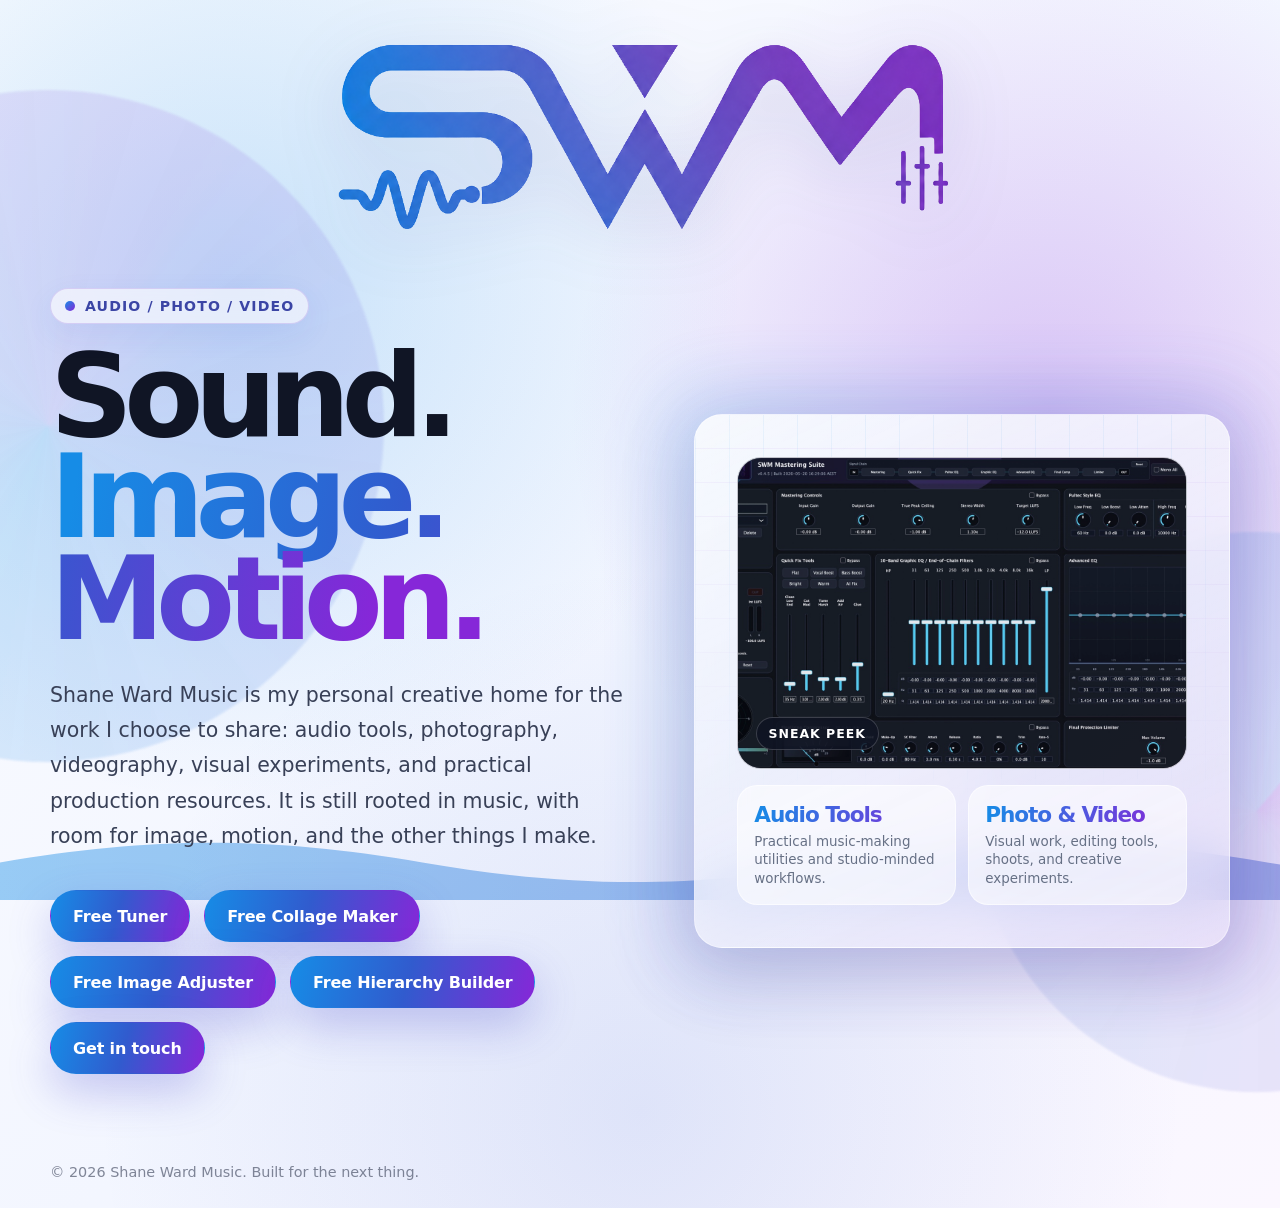
<file: index.html>
<!doctype html>
<html lang="en-AU">
<head>
  <meta charset="utf-8" />
  <meta name="viewport" content="width=device-width, initial-scale=1" />
  <meta name="description" content="Shane Ward Music is a creative home for audio tools, photography, videography, and production work." />
  <title>Shane Ward Music</title>

  <style>
    :root {
      --blue: #168CE6;
      --blue-deep: #315BCE;
      --violet: #6B38D1;
      --purple: #8627D8;
      --ink: #101525;
      --muted: #667085;
      --panel: rgba(255, 255, 255, 0.72);
      --stroke: rgba(255, 255, 255, 0.38);
      --shadow: 0 24px 80px rgba(27, 44, 104, 0.18);
      --radius: 28px;
    }

    * {
      box-sizing: border-box;
    }

    html {
      min-height: 100%;
      scroll-behavior: smooth;
    }

    body {
      margin: 0;
      min-height: 100vh;
      font-family: Inter, ui-sans-serif, system-ui, -apple-system, BlinkMacSystemFont, "Segoe UI", sans-serif;
      color: var(--ink);
      background:
        radial-gradient(circle at 18% 24%, rgba(22, 140, 230, 0.22), transparent 32rem),
        radial-gradient(circle at 82% 34%, rgba(134, 39, 216, 0.24), transparent 30rem),
        radial-gradient(circle at 50% 92%, rgba(49, 91, 206, 0.12), transparent 34rem),
        linear-gradient(135deg, #fbfcff 0%, #f3f6ff 52%, #fbf7ff 100%);
      overflow-x: hidden;
    }

    body::before,
    body::after {
      content: "";
      position: fixed;
      pointer-events: none;
      z-index: 0;
      filter: blur(1px);
      opacity: 0.62;
    }

    body::before {
      width: 42rem;
      height: 42rem;
      left: -18rem;
      top: 10vh;
      border-radius: 50%;
      background: conic-gradient(from 200deg, rgba(22, 140, 230, 0.26), rgba(134, 39, 216, 0.18), rgba(22, 140, 230, 0.26));
      animation: drift 14s ease-in-out infinite alternate;
    }

    body::after {
      width: 35rem;
      height: 35rem;
      right: -16rem;
      bottom: -12rem;
      border-radius: 50%;
      background: conic-gradient(from 40deg, rgba(134, 39, 216, 0.24), rgba(49, 91, 206, 0.16), rgba(22, 140, 230, 0.20));
      animation: drift 18s ease-in-out infinite alternate-reverse;
    }

    @keyframes drift {
      from { transform: translate3d(0, 0, 0) rotate(0deg); }
      to { transform: translate3d(4rem, -2rem, 0) rotate(18deg); }
    }

    .page {
      position: relative;
      z-index: 1;
      width: min(1180px, calc(100% - 40px));
      min-height: 100vh;
      margin: 0 auto;
      display: grid;
      grid-template-rows: auto 1fr;
      align-items: center;
      padding: 30px 0 56px;
    }

    .top-brand {
      width: 100%;
      display: flex;
      justify-content: center;
      padding: 4px 0 clamp(26px, 5vw, 54px);
    }

    .top-logo {
      width: min(620px, 78vw);
      height: auto;
      filter: drop-shadow(0 18px 34px rgba(45, 52, 138, 0.14));
    }

    .hero {
      width: 100%;
      display: grid;
      grid-template-columns: minmax(0, 1.04fr) minmax(320px, 0.96fr);
      gap: clamp(28px, 5vw, 72px);
      align-items: center;
    }

    .copy {
      max-width: 680px;
    }

    .eyebrow {
      display: inline-flex;
      align-items: center;
      gap: 10px;
      margin: 0 0 22px;
      padding: 9px 14px;
      border: 1px solid rgba(107, 56, 209, 0.18);
      border-radius: 999px;
      background: rgba(255, 255, 255, 0.62);
      backdrop-filter: blur(18px);
      box-shadow: 0 10px 30px rgba(49, 91, 206, 0.08);
      color: #3b45a5;
      font-size: 0.88rem;
      font-weight: 750;
      letter-spacing: 0.08em;
      text-transform: uppercase;
    }

    .pulse {
      width: 10px;
      height: 10px;
      border-radius: 999px;
      background: linear-gradient(135deg, var(--blue), var(--purple));
      box-shadow: 0 0 0 0 rgba(22, 140, 230, 0.55);
      animation: pulse 1.8s infinite;
    }

    @keyframes pulse {
      70% { box-shadow: 0 0 0 12px rgba(22, 140, 230, 0); }
      100% { box-shadow: 0 0 0 0 rgba(22, 140, 230, 0); }
    }

    h1 {
      margin: 0;
      font-size: clamp(3.2rem, 9vw, 7.7rem);
      line-height: 0.88;
      letter-spacing: -0.075em;
      text-wrap: balance;
    }

    .gradient-text {
      background: linear-gradient(100deg, var(--blue) 4%, var(--blue-deep) 43%, var(--purple) 86%);
      -webkit-background-clip: text;
      background-clip: text;
      color: transparent;
    }

    .subhead {
      margin: 28px 0 0;
      max-width: 54ch;
      color: #384057;
      font-size: clamp(1.06rem, 1.8vw, 1.28rem);
      line-height: 1.72;
    }

    .actions {
      display: flex;
      flex-wrap: wrap;
      gap: 14px;
      align-items: center;
      margin-top: 36px;
    }

    .button {
      display: inline-flex;
      justify-content: center;
      align-items: center;
      gap: 10px;
      min-height: 52px;
      padding: 0 22px;
      border-radius: 999px;
      border: 1px solid transparent;
      text-decoration: none;
      font-weight: 800;
      letter-spacing: -0.01em;
      transition: transform 180ms ease, box-shadow 180ms ease, border-color 180ms ease;
    }

    .button:hover {
      transform: translateY(-2px);
    }

    .button.primary {
      color: #fff;
      background: linear-gradient(105deg, var(--blue), var(--blue-deep) 48%, var(--purple));
      box-shadow: 0 18px 44px rgba(72, 73, 205, 0.28);
    }

    .button.secondary {
      color: #fff;
      background: linear-gradient(105deg, var(--blue), var(--blue-deep) 48%, var(--purple));
      box-shadow: 0 18px 44px rgba(72, 73, 205, 0.28);
    }

    .button.secondary:hover {
      box-shadow: 0 22px 52px rgba(72, 73, 205, 0.34);
    }

    .panel-wrap {
      position: relative;
    }

    .panel-wrap::before {
      content: "";
      position: absolute;
      inset: -28px;
      border-radius: calc(var(--radius) + 20px);
      background: linear-gradient(135deg, rgba(22, 140, 230, 0.24), rgba(134, 39, 216, 0.24));
      filter: blur(34px);
      opacity: 0.78;
      z-index: -1;
    }

    .brand-card {
      position: relative;
      overflow: hidden;
      border: 1px solid var(--stroke);
      border-radius: var(--radius);
      background:
        linear-gradient(155deg, rgba(255, 255, 255, 0.88), rgba(255, 255, 255, 0.54)),
        linear-gradient(135deg, rgba(22, 140, 230, 0.08), rgba(134, 39, 216, 0.08));
      backdrop-filter: blur(24px);
      box-shadow: var(--shadow);
      padding: clamp(24px, 4vw, 42px);
    }

    .brand-card::before {
      content: "";
      position: absolute;
      inset: 0;
      background:
        linear-gradient(90deg, rgba(22, 140, 230, 0.08) 1px, transparent 1px),
        linear-gradient(0deg, rgba(134, 39, 216, 0.07) 1px, transparent 1px);
      background-size: 34px 34px;
      mask-image: linear-gradient(to bottom, black, transparent 78%);
      opacity: 0.8;
    }

    .preview-plate {
      position: relative;
      min-height: 310px;
      border-radius: 24px;
      background:
        linear-gradient(135deg, rgba(22, 140, 230, 0.12), rgba(134, 39, 216, 0.12)),
        rgba(10, 14, 27, 0.94);
      border: 1px solid rgba(255, 255, 255, 0.72);
      box-shadow: inset 0 1px 0 rgba(255, 255, 255, 0.35);
      overflow: hidden;
    }

    .preview-plate::after {
      content: "Sneak peek";
      position: absolute;
      left: 18px;
      bottom: 18px;
      padding: 8px 12px;
      border-radius: 999px;
      color: #ffffff;
      background: rgba(13, 18, 34, 0.66);
      border: 1px solid rgba(255, 255, 255, 0.18);
      backdrop-filter: blur(12px);
      font-size: 0.78rem;
      font-weight: 850;
      letter-spacing: 0.08em;
      text-transform: uppercase;
    }

    .preview-image {
      display: block;
      width: 100%;
      height: 100%;
      min-height: 310px;
      object-fit: cover;
      object-position: center;
      opacity: 0.94;
      transform: scale(1.01);
    }

    .card-footer {
      position: relative;
      display: grid;
      grid-template-columns: repeat(2, minmax(0, 1fr));
      gap: 12px;
      margin-top: 16px;
    }

    .tile {
      min-height: 96px;
      padding: 16px;
      border-radius: 20px;
      background: rgba(255, 255, 255, 0.58);
      border: 1px solid rgba(255, 255, 255, 0.56);
    }

    .tile strong {
      display: block;
      font-size: 1.35rem;
      letter-spacing: -0.05em;
      background: linear-gradient(100deg, var(--blue), var(--purple));
      -webkit-background-clip: text;
      background-clip: text;
      color: transparent;
    }

    .tile span {
      display: block;
      margin-top: 6px;
      color: var(--muted);
      font-size: 0.84rem;
      line-height: 1.35;
    }

    .wave {
      position: absolute;
      left: 0;
      right: 0;
      bottom: 0;
      height: 98px;
      opacity: 0.42;
      overflow: hidden;
    }

    .wave svg {
      width: 180%;
      height: 100%;
      animation: slide 8s linear infinite;
    }

    @keyframes slide {
      from { transform: translateX(0); }
      to { transform: translateX(-44%); }
    }

    .footer-note {
      position: relative;
      left: auto;
      right: auto;
      bottom: auto;
      margin: 34px auto 28px;
      width: min(1180px, calc(100% - 40px));
      color: rgba(56, 64, 87, 0.62);
      font-size: 0.9rem;
    }

    .footer-note a {
      color: #3b45a5;
      text-decoration: none;
      font-weight: 750;
    }

    .footer-note a:hover {
      text-decoration: underline;
    }

    @media (max-width: 880px) {
      .page {
        align-items: start;
        padding-top: 34px;
        padding-bottom: 86px;
      }

      .hero {
        grid-template-columns: 1fr;
      }

      .copy {
        max-width: none;
      }

      .brand-card {
        order: -1;
      }

      .preview-plate,
      .preview-image {
        min-height: 230px;
      }

      .card-footer {
        grid-template-columns: 1fr;
      }

      .tile {
        min-height: auto;
      }

      .footer-note {
        margin-top: 34px;
        padding-bottom: 28px;
      }
    }

    @media (max-width: 520px) {
      .page {
        width: min(100% - 24px, 1180px);
      }

      .eyebrow {
        font-size: 0.76rem;
      }

      h1 {
        font-size: clamp(3rem, 18vw, 4.75rem);
      }

      .actions {
        align-items: stretch;
      }

      .button {
        width: 100%;
      }

      .brand-card {
        padding: 16px;
      }
    }

    @media (prefers-reduced-motion: reduce) {
      *,
      *::before,
      *::after {
        animation-duration: 1ms !important;
        animation-iteration-count: 1 !important;
        scroll-behavior: auto !important;
      }
    }
  </style>
</head>

<body>
  <main class="page">
    <header class="top-brand" aria-label="Shane Ward Music">
      <img class="top-logo" src="swm-logo.png" alt="SWM logo for Shane Ward Music" />
    </header>

    <section class="hero" aria-label="Shane Ward Music creative media home">
      <div class="copy">
        <p class="eyebrow"><span class="pulse" aria-hidden="true"></span> Audio / Photo / Video</p>

        <h1>
          Sound.<br>
          <span class="gradient-text">Image. Motion.</span>
        </h1>

        <p class="subhead">
          Shane Ward Music is my personal creative home for the work I choose to share:
          audio tools, photography, videography, visual experiments, and practical production resources.
          It is still rooted in music, with room for image, motion, and the other things I make.
        </p>

        <div class="actions" aria-label="Primary actions">
          <a class="button primary" href="tuner.html">Free Tuner</a>
          <a class="button secondary" href="collagemaker.html">Free Collage Maker</a>
          <a class="button secondary" href="picedit.html">Free Image Adjuster</a>
          <a class="button secondary" href="hierarchy.html">Free Hierarchy Builder</a>
          <a class="button primary" href="mailto:hello@shanewardmusic.com">Get in touch</a>
        </div>
      </div>

      <aside class="panel-wrap">
        <div class="brand-card">
          <div class="preview-plate">
            <img class="preview-image" src="swm-mastering-suite-preview.jpeg" alt="Preview of the upcoming SWM Mastering Suite interface" />
          </div>

          <div class="card-footer" id="updates">
            <div class="tile">
              <strong>Audio Tools</strong>
              <span>Practical music-making utilities and studio-minded workflows.</span>
            </div>
            <div class="tile">
              <strong>Photo &amp; Video</strong>
              <span>Visual work, editing tools, shoots, and creative experiments.</span>
            </div>
          </div>
        </div>
      </aside>
    </section>
  </main>

  <div class="wave" aria-hidden="true">
    <svg viewBox="0 0 1200 120" preserveAspectRatio="none">
      <path d="M0,74 C80,42 140,42 220,74 S360,106 440,74 580,42 660,74 800,106 880,74 1020,42 1100,74 1240,106 1320,74 L1320,120 L0,120 Z" fill="url(#swmGradient)" />
      <defs>
        <linearGradient id="swmGradient" x1="0" x2="1" y1="0" y2="0">
          <stop offset="0%" stop-color="#168CE6" />
          <stop offset="50%" stop-color="#315BCE" />
          <stop offset="100%" stop-color="#8627D8" />
        </linearGradient>
      </defs>
    </svg>
  </div>

  <p class="footer-note">
    © <span id="year"></span> Shane Ward Music. Built for the next thing.
  </p>

  <script>
    document.getElementById("year").textContent = new Date().getFullYear();
  </script>
</body>
</html>
</file>
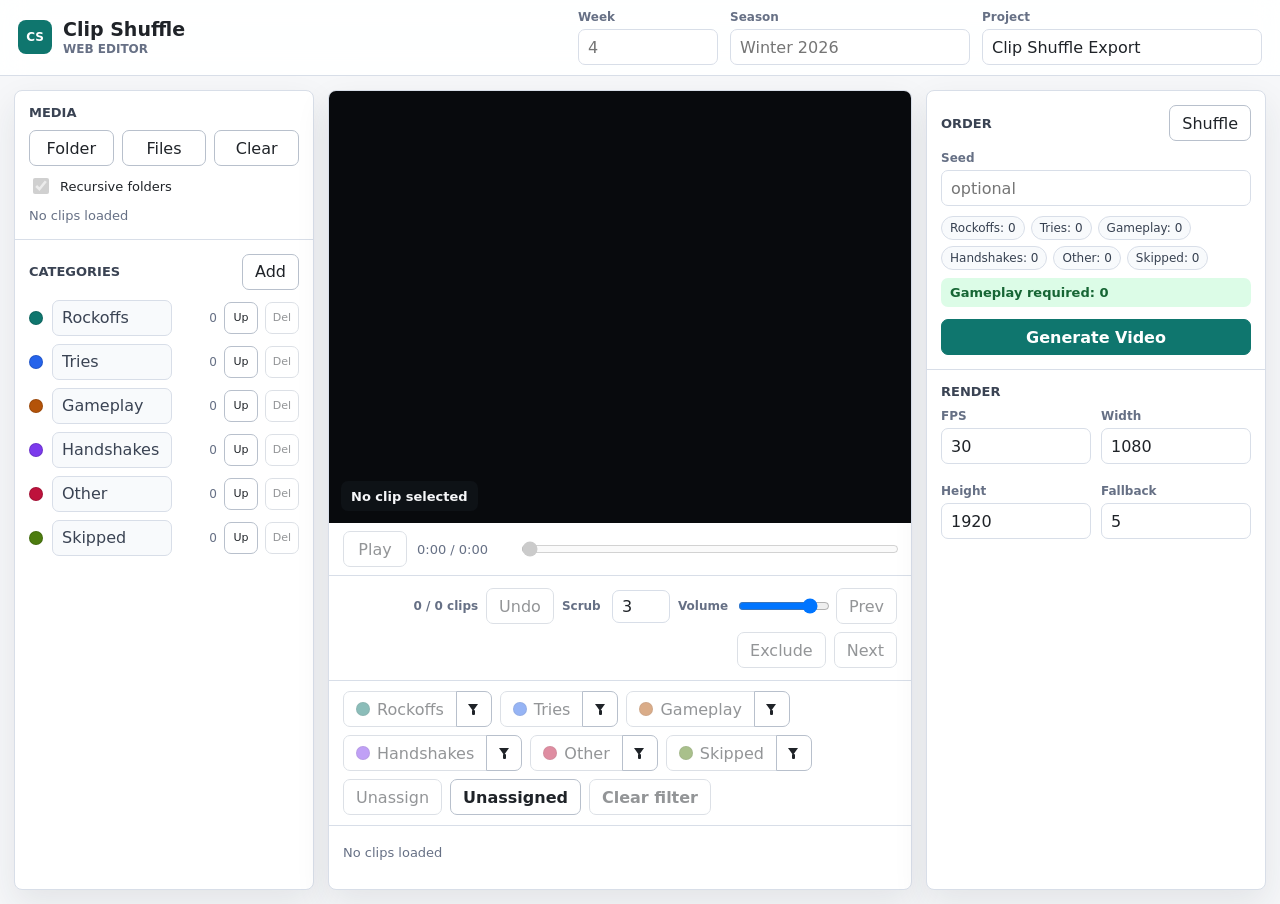
<file: video/index.html>
<!doctype html>
<html lang="en">
  <head>
    <meta charset="utf-8" />
    <meta name="viewport" content="width=device-width, initial-scale=1, viewport-fit=cover" />
    <meta name="theme-color" content="#f6f7f9" />
    <meta name="apple-mobile-web-app-capable" content="yes" />
    <meta name="apple-mobile-web-app-title" content="Clip Shuffle" />
    <title>Clip Shuffle Web Editor</title>
    <link rel="manifest" href="manifest.webmanifest" />
    <link rel="icon" href="icon.svg" type="image/svg+xml" />
    <link rel="apple-touch-icon" href="icon.svg" />
    <link rel="stylesheet" href="styles.css" />
  </head>
  <body>
    <header class="topbar">
      <div class="brand">
        <span class="brand-mark">CS</span>
        <div>
          <h1>Clip Shuffle</h1>
          <span>Web Editor</span>
        </div>
      </div>
      <div class="project-fields">
        <label>
          <span>Week</span>
          <input id="weekInput" placeholder="4" autocomplete="off" />
        </label>
        <label>
          <span>Season</span>
          <input id="seasonInput" placeholder="Winter 2026" autocomplete="off" />
        </label>
        <label>
          <span>Project</span>
          <input id="projectName" value="Clip Shuffle Export" autocomplete="off" />
        </label>
      </div>
    </header>

    <main id="reviewScreen" class="screen layout">
      <aside class="panel sidebar">
        <section class="section">
          <div class="section-heading">
            <h2>Media</h2>
          </div>
          <div class="file-actions">
            <input id="folderPicker" type="file" webkitdirectory multiple hidden />
            <input id="filePicker" type="file" accept="video/*,.mov,.mp4,.m4v,.webm,.mxf,.mts,.m2ts,.mkv" multiple hidden />
            <button id="selectFolder" type="button">Folder</button>
            <button id="selectFiles" type="button">Files</button>
            <button id="clearFiles" type="button">Clear</button>
          </div>
          <label class="check-row">
            <input id="recursiveInput" type="checkbox" checked disabled />
            <span>Recursive folders</span>
          </label>
          <div id="scanSummary" class="summary">No clips loaded</div>
        </section>

        <section class="section">
          <div class="section-heading">
            <h2>Categories</h2>
            <button id="addCategory" type="button">Add</button>
          </div>
          <div id="categoryList" class="category-list"></div>
        </section>
      </aside>

      <section class="review">
        <div class="viewer-wrap">
          <video id="videoPlayer" playsinline preload="metadata"></video>
          <div id="previewMessage" class="preview-message" hidden></div>
        </div>
        <div class="transport-bar">
          <button id="playPause" type="button">Play</button>
          <span id="timeDisplay" class="time-display">0:00 / 0:00</span>
          <input id="seekControl" type="range" min="0" max="1000" step="1" value="0" />
        </div>
        <div class="clip-strip">
          <div class="clip-title">
            <strong id="currentName">No clip selected</strong>
            <span id="currentMeta"></span>
          </div>
          <div class="clip-actions">
            <span id="clipViewCount" class="clip-view-count">0 / 0 clips</span>
            <button id="undoButton" type="button" disabled>Undo</button>
            <label class="scrub-control">
              <span>Scrub</span>
              <input id="scrubStep" type="number" value="3" min="0.25" step="0.25" />
            </label>
            <label class="volume-control">
              <span>Volume</span>
              <input id="volumeControl" type="range" min="0" max="1" step="0.01" value="0.85" />
            </label>
            <button id="prevClip" type="button">Prev</button>
            <button id="toggleInclude" type="button">Exclude</button>
            <button id="nextClip" type="button">Next</button>
          </div>
        </div>
        <div id="assignButtons" class="assign-buttons"></div>
        <div id="clipList" class="clip-list"></div>
      </section>

      <aside class="panel export-panel">
        <section class="section">
          <div class="section-heading">
            <h2>Order</h2>
            <button id="shuffleButton" type="button">Shuffle</button>
          </div>
          <label>
            <span>Seed</span>
            <input id="seedInput" placeholder="optional" autocomplete="off" />
          </label>
          <div id="orderStats" class="order-stats" aria-live="polite">
            <div id="orderTotals" class="order-totals"></div>
            <div id="gameplayRequired" class="gameplay-required"></div>
          </div>
          <button id="generateButton" class="primary-button" type="button">Generate Video</button>
        </section>

        <section class="section">
          <div class="section-heading">
            <h2>Render</h2>
          </div>
          <div class="timeline-grid">
            <label>
              <span>FPS</span>
              <input id="frameRate" type="number" value="30" min="1" step="1" />
            </label>
            <label>
              <span>Width</span>
              <input id="frameWidth" type="number" value="1080" min="1" step="1" />
            </label>
            <label>
              <span>Height</span>
              <input id="frameHeight" type="number" value="1920" min="1" step="1" />
            </label>
            <label>
              <span>Fallback</span>
              <input id="defaultDuration" type="number" value="5" min="1" step="0.1" />
            </label>
          </div>
        </section>
      </aside>
    </main>

    <main id="editScreen" class="screen editor-screen" hidden>
      <section class="editor-top">
        <button id="backToReview" type="button">Back</button>
        <div class="editor-heading">
          <h2>Generate Video</h2>
          <span id="timelineSummary">No clips ready</span>
        </div>
        <button id="renderButton" class="primary-button" type="button">Render Video</button>
      </section>

      <section class="editor-layout">
        <aside class="panel settings-panel">
          <section class="section title-tools">
            <div class="section-heading">
              <h2>Title</h2>
              <label class="switch-row">
                <input id="titleEnabled" type="checkbox" checked />
                <span>Show</span>
              </label>
            </div>
            <label>
              <span>Text</span>
              <textarea id="titleText" rows="3"></textarea>
            </label>
            <div class="timeline-grid">
              <label>
                <span>Seconds</span>
                <input id="titleDuration" type="number" value="5.67" min="0.5" step="0.1" />
              </label>
              <label>
                <span>Size</span>
                <input id="titleSize" type="number" value="96" min="12" step="1" />
              </label>
            </div>
            <label>
              <span>Font</span>
              <select id="titleFont">
                <option value="Impact, Haettenschweiler, 'Arial Narrow Bold', sans-serif">Impact</option>
                <option value="Arial Black, Arial, sans-serif">Arial Black</option>
                <option value="Helvetica Neue, Arial, sans-serif">Helvetica</option>
                <option value="Georgia, serif">Georgia</option>
                <option value="system-ui, -apple-system, BlinkMacSystemFont, 'Segoe UI', sans-serif">System</option>
              </select>
            </label>
            <div class="timeline-grid color-grid">
              <label>
                <span>Fill</span>
                <input id="titleColor" type="color" value="#ffffff" />
              </label>
              <label>
                <span>Outline</span>
                <input id="titleOutlineColor" type="color" value="#15110a" />
              </label>
              <label>
                <span>Outline px</span>
                <input id="titleOutlineWidth" type="number" value="7" min="0" step="0.5" />
              </label>
              <label>
                <span>Shadow</span>
                <input id="titleShadowColor" type="color" value="#00ff80" />
              </label>
              <label>
                <span>Blur</span>
                <input id="titleShadowBlur" type="number" value="18" min="0" step="1" />
              </label>
              <label>
                <span>Shadow X</span>
                <input id="titleShadowX" type="number" value="0" step="1" />
              </label>
              <label>
                <span>Shadow Y</span>
                <input id="titleShadowY" type="number" value="12" step="1" />
              </label>
              <label>
                <span>Opacity</span>
                <input id="titleShadowOpacity" type="number" value="0.42" min="0" max="1" step="0.05" />
              </label>
            </div>
          </section>

          <section class="section fade-tools">
            <div class="section-heading">
              <h2>Fade</h2>
              <label class="switch-row">
                <input id="fadeEnabled" type="checkbox" checked />
                <span>On</span>
              </label>
            </div>
            <label>
              <span>Fade to black</span>
              <input id="fadeDuration" type="number" value="5" min="0" step="0.25" />
            </label>
          </section>

          <section class="section render-output">
            <div class="section-heading">
              <h2>Output</h2>
            </div>
            <div class="render-progress">
              <div class="progress-track">
                <div id="renderProgressBar" class="progress-bar"></div>
              </div>
              <span id="renderStatus">Ready</span>
            </div>
            <video id="outputPreview" class="output-preview" controls hidden></video>
          </section>
        </aside>

        <section class="panel preview-panel">
          <div id="stageWrap" class="stage-wrap">
            <canvas id="renderCanvas" width="1080" height="1920"></canvas>
            <div id="titleOverlay" class="title-overlay"></div>
          </div>

          <div class="edit-transport">
            <button id="editPlayPause" type="button">Play</button>
            <span id="editTimeDisplay" class="time-display">0:00 / 0:00</span>
            <input id="editSeekControl" type="range" min="0" max="1000" step="1" value="0" />
          </div>

          <section class="timeline-preview">
            <div class="section-heading">
              <h2>Timeline</h2>
              <div class="timeline-tools">
                <span id="timelineDuration" class="muted-pill">0:00</span>
                <label>
                  <span>Zoom</span>
                  <input id="timelineZoom" type="range" min="40" max="260" step="10" value="100" />
                </label>
              </div>
            </div>
            <div class="timeline-scroll">
              <div id="editTimeline" class="edit-timeline"></div>
            </div>
          </section>

          <section class="clip-inspector">
            <div class="section-heading">
              <h2>Clip</h2>
              <span id="selectedClipMeta" class="muted-pill">None selected</span>
            </div>
            <div id="clipInspector" class="clip-inspector-body"></div>
          </section>
        </section>
      </section>
    </main>

    <video id="renderVideo" playsinline preload="auto" hidden></video>
    <div id="toast" class="toast" hidden></div>
    <script src="app.js"></script>
  </body>
</html>
</file>
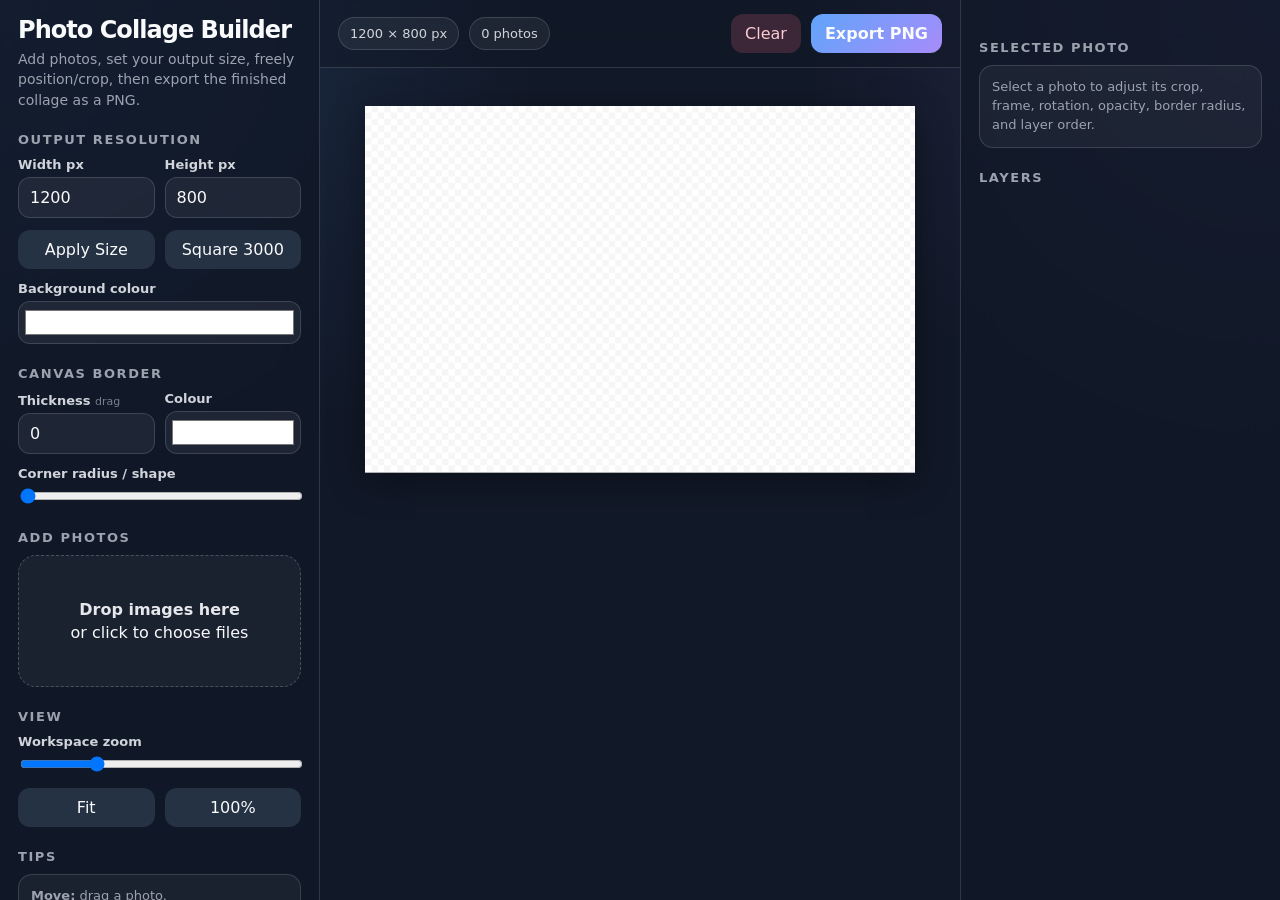
<file: collagemaker.html>
<!DOCTYPE html>
<html lang="en">
<head>
  <meta charset="UTF-8" />
  <meta name="viewport" content="width=device-width, initial-scale=1.0" />
  <title>Photo Collage Builder</title>
  <style>
    :root {
      --bg: #111827;
      --panel: #1f2937;
      --panel-2: #253244;
      --text: #f9fafb;
      --muted: #9ca3af;
      --accent: #60a5fa;
      --accent-2: #a78bfa;
      --danger: #fb7185;
      --border: rgba(255,255,255,0.14);
      --shadow: 0 20px 70px rgba(0,0,0,0.35);
    }

    * { box-sizing: border-box; }

    body {
      margin: 0;
      min-height: 100vh;
      background:
        radial-gradient(circle at top left, rgba(96,165,250,0.20), transparent 34rem),
        radial-gradient(circle at top right, rgba(167,139,250,0.18), transparent 30rem),
        var(--bg);
      color: var(--text);
      font-family: system-ui, -apple-system, BlinkMacSystemFont, "Segoe UI", sans-serif;
      overflow: hidden;
    }

    button, input, select { font: inherit; }

    button {
      border: 0;
      border-radius: 12px;
      padding: 10px 14px;
      color: var(--text);
      background: var(--panel-2);
      cursor: pointer;
      transition: transform 0.12s ease, background 0.12s ease, opacity 0.12s ease;
      user-select: none;
    }

    button:hover { transform: translateY(-1px); background: #334155; }
    button:active { transform: translateY(0); }
    button:disabled { opacity: 0.45; cursor: not-allowed; transform: none; }

    .primary {
      background: linear-gradient(135deg, var(--accent), var(--accent-2));
      font-weight: 700;
    }

    .primary:hover { background: linear-gradient(135deg, #7bb6ff, #b79bff); }
    .danger { background: rgba(251,113,133,0.18); color: #fecdd3; }
    .danger:hover { background: rgba(251,113,133,0.30); }

    .app {
      display: grid;
      grid-template-columns: 320px 1fr 320px;
      grid-template-rows: 100vh;
      gap: 0;
    }

    aside {
      background: rgba(17, 24, 39, 0.80);
      backdrop-filter: blur(18px);
      border-right: 1px solid var(--border);
      padding: 18px;
      overflow-y: auto;
    }

    aside.right {
      border-right: 0;
      border-left: 1px solid var(--border);
    }

    h1 {
      margin: 0 0 6px;
      font-size: 24px;
      letter-spacing: -0.04em;
      line-height: 1.05;
    }

    h2 {
      margin: 22px 0 10px;
      font-size: 13px;
      text-transform: uppercase;
      letter-spacing: 0.12em;
      color: var(--muted);
    }

    p {
      color: var(--muted);
      margin: 0 0 14px;
      line-height: 1.45;
      font-size: 14px;
    }

    .row {
      display: grid;
      grid-template-columns: 1fr 1fr;
      gap: 10px;
      align-items: end;
    }

    .field { margin-bottom: 12px; }

    label {
      display: block;
      margin: 0 0 5px;
      color: #d1d5db;
      font-size: 13px;
      font-weight: 650;
    }

    input[type="number"], input[type="text"], input[type="color"], select {
      width: 100%;
      border: 1px solid var(--border);
      border-radius: 12px;
      background: rgba(255,255,255,0.06);
      color: var(--text);
      padding: 10px 11px;
      outline: none;
    }

    input[type="color"] { height: 43px; padding: 4px; }
    input[type="range"] { width: 100%; }

    .scrub-field label,
    .scrubbable-number {
      cursor: ew-resize;
    }

    .scrub-hint {
      color: var(--muted);
      font-size: 11px;
      font-weight: 500;
      opacity: 0.75;
    }

    body.scrubbing {
      cursor: ew-resize;
      user-select: none;
    }

    input:focus, select:focus {
      border-color: rgba(96,165,250,0.8);
      box-shadow: 0 0 0 3px rgba(96,165,250,0.16);
    }

    .button-stack { display: grid; gap: 10px; }
    .button-row { display: grid; grid-template-columns: 1fr 1fr; gap: 10px; }

    .file-zone {
      border: 1.5px dashed rgba(255,255,255,0.22);
      border-radius: 18px;
      padding: 18px;
      min-height: 132px;
      display: grid;
      place-items: center;
      text-align: center;
      background: rgba(255,255,255,0.045);
      transition: border-color 0.15s ease, background 0.15s ease;
    }

    .file-zone.dragging { border-color: var(--accent); background: rgba(96,165,250,0.12); }
    .file-zone strong { display: block; margin-bottom: 4px; color: #e5e7eb; }
    #photoInput { display: none; }

    main {
      position: relative;
      min-width: 0;
      display: grid;
      grid-template-rows: auto 1fr;
      overflow: hidden;
    }

    .topbar {
      display: flex;
      align-items: center;
      justify-content: space-between;
      gap: 12px;
      padding: 14px 18px;
      border-bottom: 1px solid var(--border);
      background: rgba(17, 24, 39, 0.50);
      backdrop-filter: blur(15px);
    }

    .topbar .left, .topbar .right-buttons {
      display: flex;
      align-items: center;
      gap: 10px;
      flex-wrap: wrap;
    }

    .pill {
      border: 1px solid var(--border);
      border-radius: 999px;
      padding: 8px 11px;
      background: rgba(255,255,255,0.06);
      color: #d1d5db;
      font-size: 13px;
    }

    .workspace {
      position: relative;
      overflow: auto;
      padding: 38px;
    }

    .stage-wrap {
      width: max-content;
      margin: auto;
      transform-origin: top left;
    }

    #stage {
      position: relative;
      width: 1200px;
      height: 800px;
      background: #ffffff;
      background-image:
        linear-gradient(45deg, rgba(0,0,0,0.035) 25%, transparent 25%),
        linear-gradient(-45deg, rgba(0,0,0,0.035) 25%, transparent 25%),
        linear-gradient(45deg, transparent 75%, rgba(0,0,0,0.035) 75%),
        linear-gradient(-45deg, transparent 75%, rgba(0,0,0,0.035) 75%);
      background-size: 28px 28px;
      background-position: 0 0, 0 14px, 14px -14px, -14px 0px;
      box-shadow: var(--shadow);
      overflow: hidden;
      touch-action: none;
    }

    .photo-item {
      position: absolute;
      left: 0;
      top: 0;
      width: 280px;
      height: 200px;
      transform-origin: center center;
      cursor: grab;
      user-select: none;
      touch-action: none;
    }

    .photo-item:active { cursor: grabbing; }

    .photo-item.selected {
      outline: 2px solid var(--accent);
      box-shadow: 0 0 0 6px rgba(96,165,250,0.22);
    }

    .photo-viewport {
      position: absolute;
      inset: 0;
      overflow: hidden;
      border-radius: inherit;
      background: rgba(0,0,0,0.08);
    }

    .photo-viewport img {
      position: absolute;
      left: 50%;
      top: 50%;
      max-width: none;
      pointer-events: none;
      user-select: none;
      transform-origin: center center;
    }

    .photo-frame {
      position: absolute;
      left: 0;
      top: 0;
      transform-origin: center center;
      pointer-events: none;
      user-select: none;
      touch-action: none;
      z-index: 9999;
    }

    .handle {
      display: none;
      position: absolute;
      width: 15px;
      height: 15px;
      border: 2px solid #fff;
      background: var(--accent);
      border-radius: 50%;
      box-shadow: 0 2px 10px rgba(0,0,0,0.35);
      z-index: 10001;
    }

    .selected .handle { display: block; }
    .handle.nw { left: -8px; top: -8px; cursor: nwse-resize; }
    .handle.ne { right: -8px; top: -8px; cursor: nesw-resize; }
    .handle.sw { left: -8px; bottom: -8px; cursor: nesw-resize; }
    .handle.se { right: -8px; bottom: -8px; cursor: nwse-resize; }
    .handle.rotate { left: 50%; top: -38px; transform: translateX(-50%); cursor: grab; background: var(--accent-2); }

    .rotate-line {
      display: none;
      position: absolute;
      left: 50%;
      top: -26px;
      width: 2px;
      height: 26px;
      background: rgba(96,165,250,0.85);
      transform: translateX(-50%);
      z-index: 10000;
    }

    .selected .rotate-line { display: block; }

    .layer-list { display: grid; gap: 8px; }

    .layer {
      display: grid;
      grid-template-columns: 44px 1fr auto;
      gap: 10px;
      align-items: center;
      border: 1px solid var(--border);
      background: rgba(255,255,255,0.055);
      border-radius: 14px;
      padding: 8px;
      cursor: grab;
    }

    .layer:active { cursor: grabbing; }
    .layer.active { border-color: rgba(96,165,250,0.85); background: rgba(96,165,250,0.14); }
    .layer.dragging { opacity: 0.45; }
    .layer.drop-before { box-shadow: 0 -3px 0 var(--accent); }
    .layer.drop-after { box-shadow: 0 3px 0 var(--accent); }

    .layer img {
      width: 44px;
      height: 36px;
      object-fit: cover;
      border-radius: 8px;
      background: rgba(255,255,255,0.08);
    }

    .layer-name {
      overflow: hidden;
      white-space: nowrap;
      text-overflow: ellipsis;
      font-size: 13px;
    }

    .mini-btn { padding: 6px 8px; border-radius: 9px; font-size: 12px; cursor: pointer; }

    .hint {
      border: 1px solid var(--border);
      border-radius: 14px;
      padding: 12px;
      background: rgba(255,255,255,0.045);
      color: var(--muted);
      font-size: 13px;
      line-height: 1.45;
    }

    .hidden { display: none !important; }

    @media (max-width: 1050px) {
      body { overflow: auto; }
      .app { grid-template-columns: 1fr; grid-template-rows: auto auto auto; min-height: 100vh; }
      aside, aside.right { border: 0; border-bottom: 1px solid var(--border); max-height: none; }
      main { min-height: 70vh; }
      .workspace { padding: 22px; }
    }
  </style>
</head>
<body>
  <div class="app">
    <aside>
      <h1>Photo Collage Builder</h1>
      <p>Add photos, set your output size, freely position/crop, then export the finished collage as a PNG.</p>

      <h2>Output resolution</h2>
      <div class="row">
        <div class="field">
          <label for="canvasWidth">Width px</label>
          <input id="canvasWidth" type="number" min="100" max="12000" step="10" value="1200" />
        </div>
        <div class="field">
          <label for="canvasHeight">Height px</label>
          <input id="canvasHeight" type="number" min="100" max="12000" step="10" value="800" />
        </div>
      </div>
      <div class="row">
        <button id="applySize">Apply Size</button>
        <button id="presetSquare">Square 3000</button>
      </div>

      <div class="field" style="margin-top: 12px;">
        <label for="bgColor">Background colour</label>
        <input id="bgColor" type="color" value="#ffffff" />
      </div>

      <h2>Canvas border</h2>
      <div class="row">
        <div class="field scrub-field" data-scrub-target="canvasBorderWidth">
          <label for="canvasBorderWidth">Thickness <span class="scrub-hint">drag</span></label>
          <input id="canvasBorderWidth" class="scrubbable-number" type="number" min="0" max="1000" step="1" value="0" />
        </div>
        <div class="field">
          <label for="canvasBorderColor">Colour</label>
          <input id="canvasBorderColor" type="color" value="#ffffff" />
        </div>
      </div>
      <div class="field">
        <label for="canvasBorderRadius">Corner radius / shape</label>
        <input id="canvasBorderRadius" type="range" min="0" max="600" value="0" />
      </div>

      <h2>Add photos</h2>
      <div id="dropZone" class="file-zone">
        <div>
          <strong>Drop images here</strong>
          <span>or click to choose files</span>
        </div>
      </div>
      <input id="photoInput" type="file" accept="image/*" multiple />

      <h2>View</h2>
      <div class="field">
        <label for="zoom">Workspace zoom</label>
        <input id="zoom" type="range" min="10" max="150" value="70" />
      </div>
      <div class="button-row">
        <button id="zoomFit">Fit</button>
        <button id="zoom100">100%</button>
      </div>

      <h2>Tips</h2>
      <div class="hint">
        <strong>Move:</strong> drag a photo.<br />
        <strong>Resize crop frame:</strong> drag a corner handle.<br />
        <strong>Crop inside frame:</strong> use Image Zoom and Image X/Y on the right.<br />
        <strong>Rotate:</strong> drag the top handle or use the rotation field.<br />
        <strong>Layers:</strong> drag layer rows to reorder them freely.<br />
        <strong>Reset sliders:</strong> double-click any slider.
      </div>
    </aside>

    <main>
      <div class="topbar">
        <div class="left">
          <span id="sizePill" class="pill">1200 × 800 px</span>
          <span id="countPill" class="pill">0 photos</span>
        </div>
        <div class="right-buttons">
          <button id="clearAll" class="danger">Clear</button>
          <button id="exportPng" class="primary">Export PNG</button>
        </div>
      </div>
      <div id="workspace" class="workspace">
        <div id="stageWrap" class="stage-wrap">
          <div id="stage" aria-label="Collage canvas"></div>
        </div>
      </div>
    </main>

    <aside class="right">
      <h2>Selected photo</h2>
      <div id="emptySelection" class="hint">Select a photo to adjust its crop, frame, rotation, opacity, border radius, and layer order.</div>

      <div id="controls" class="hidden">
        <div class="row">
          <div class="field"><label for="photoX">X</label><input id="photoX" type="number" step="1" /></div>
          <div class="field"><label for="photoY">Y</label><input id="photoY" type="number" step="1" /></div>
        </div>

        <div class="row">
          <div class="field"><label for="photoW">Frame W</label><input id="photoW" type="number" min="10" step="1" /></div>
          <div class="field"><label for="photoH">Frame H</label><input id="photoH" type="number" min="10" step="1" /></div>
        </div>

        <div class="field"><label for="photoRotation">Rotation</label><input id="photoRotation" type="range" min="-180" max="180" value="0" /></div>
        <div class="field"><label for="imageZoom">Image Zoom / Crop</label><input id="imageZoom" type="range" min="10" max="400" value="100" /></div>

        <div class="row">
          <div class="field"><label for="cropX">Image X</label><input id="cropX" type="range" min="-500" max="500" value="0" /></div>
          <div class="field"><label for="cropY">Image Y</label><input id="cropY" type="range" min="-500" max="500" value="0" /></div>
        </div>

        <div class="field"><label for="opacity">Opacity</label><input id="opacity" type="range" min="0" max="100" value="100" /></div>
        <div class="field"><label for="radius">Photo corner radius / shape</label><input id="radius" type="range" min="0" max="300" value="0" /></div>

        <div class="row">
          <div class="field scrub-field" data-scrub-target="borderWidth"><label for="borderWidth">Border thickness <span class="scrub-hint">drag</span></label><input id="borderWidth" class="scrubbable-number" type="number" min="0" max="500" step="1" value="0" /></div>
          <div class="field"><label for="borderColor">Border colour</label><input id="borderColor" type="color" value="#ffffff" /></div>
        </div>

        <div class="button-stack">
          <div class="button-row"><button id="bringForward">Forward</button><button id="sendBackward">Backward</button></div>
          <div class="button-row"><button id="bringFront">To Front</button><button id="sendBack">To Back</button></div>
          <button id="duplicatePhoto">Duplicate Photo</button>
          <button id="deletePhoto" class="danger">Delete Photo</button>
        </div>
      </div>

      <h2>Layers</h2>
      <div id="layerList" class="layer-list"></div>
    </aside>
  </div>

  <script>
    const stage = document.getElementById('stage');
    const stageWrap = document.getElementById('stageWrap');
    const workspace = document.getElementById('workspace');
    const photoInput = document.getElementById('photoInput');
    const dropZone = document.getElementById('dropZone');
    const layerList = document.getElementById('layerList');
    const controls = document.getElementById('controls');
    const emptySelection = document.getElementById('emptySelection');

    const state = {
      width: 1200,
      height: 800,
      bgColor: '#ffffff',
      canvasBorderWidth: 0,
      canvasBorderColor: '#ffffff',
      canvasBorderRadius: 0,
      zoom: 0.7,
      photos: [],
      selectedId: null,
      nextId: 1,
      drag: null
    };

    const els = {
      canvasWidth: document.getElementById('canvasWidth'),
      canvasHeight: document.getElementById('canvasHeight'),
      bgColor: document.getElementById('bgColor'),
      canvasBorderWidth: document.getElementById('canvasBorderWidth'),
      canvasBorderColor: document.getElementById('canvasBorderColor'),
      canvasBorderRadius: document.getElementById('canvasBorderRadius'),
      applySize: document.getElementById('applySize'),
      presetSquare: document.getElementById('presetSquare'),
      zoom: document.getElementById('zoom'),
      zoomFit: document.getElementById('zoomFit'),
      zoom100: document.getElementById('zoom100'),
      sizePill: document.getElementById('sizePill'),
      countPill: document.getElementById('countPill'),
      exportPng: document.getElementById('exportPng'),
      clearAll: document.getElementById('clearAll'),
      photoX: document.getElementById('photoX'),
      photoY: document.getElementById('photoY'),
      photoW: document.getElementById('photoW'),
      photoH: document.getElementById('photoH'),
      photoRotation: document.getElementById('photoRotation'),
      imageZoom: document.getElementById('imageZoom'),
      cropX: document.getElementById('cropX'),
      cropY: document.getElementById('cropY'),
      opacity: document.getElementById('opacity'),
      radius: document.getElementById('radius'),
      borderWidth: document.getElementById('borderWidth'),
      borderColor: document.getElementById('borderColor'),
      bringForward: document.getElementById('bringForward'),
      sendBackward: document.getElementById('sendBackward'),
      bringFront: document.getElementById('bringFront'),
      sendBack: document.getElementById('sendBack'),
      duplicatePhoto: document.getElementById('duplicatePhoto'),
      deletePhoto: document.getElementById('deletePhoto')
    };

    function selectedPhoto() {
      return state.photos.find(p => p.id === state.selectedId) || null;
    }

    function clamp(value, min, max) {
      return Math.max(min, Math.min(max, value));
    }

    function updateStageSize() {
      stage.style.width = state.width + 'px';
      stage.style.height = state.height + 'px';
      stage.style.backgroundColor = state.bgColor;
      stage.style.border = `${state.canvasBorderWidth || 0}px solid ${state.canvasBorderColor || '#ffffff'}`;
      stage.style.borderRadius = `${state.canvasBorderRadius || 0}px`;
      els.sizePill.textContent = `${state.width} × ${state.height} px`;
    }

    function updateZoom() {
      stageWrap.style.transform = `scale(${state.zoom})`;
      stageWrap.style.width = state.width * state.zoom + 'px';
      stageWrap.style.height = state.height * state.zoom + 'px';
      els.zoom.value = Math.round(state.zoom * 100);
    }

    function fitZoom() {
      const pad = 90;
      const borderExtra = (state.canvasBorderWidth || 0) * 2;
      const availableW = Math.max(200, workspace.clientWidth - pad);
      const availableH = Math.max(200, workspace.clientHeight - pad);
      state.zoom = clamp(Math.min(availableW / (state.width + borderExtra), availableH / (state.height + borderExtra)), 0.05, 1.5);
      updateZoom();
    }

    function readFileAsDataUrl(file) {
      return new Promise((resolve, reject) => {
        const reader = new FileReader();
        reader.onload = () => resolve(reader.result);
        reader.onerror = reject;
        reader.readAsDataURL(file);
      });
    }

    function loadImage(src) {
      return new Promise((resolve, reject) => {
        const img = new Image();
        img.onload = () => resolve(img);
        img.onerror = reject;
        img.src = src;
      });
    }

    async function addFiles(files) {
      const imageFiles = [...files].filter(file => file.type.startsWith('image/'));
      for (const file of imageFiles) {
        const src = await readFileAsDataUrl(file);
        const img = await loadImage(src);
        const maxW = state.width * 0.45;
        const maxH = state.height * 0.45;
        const ratio = Math.min(maxW / img.naturalWidth, maxH / img.naturalHeight, 1);
        const w = Math.max(120, img.naturalWidth * ratio);
        const h = Math.max(90, img.naturalHeight * ratio);
        const photo = {
          id: state.nextId++,
          name: file.name || `Photo ${state.nextId}`,
          src,
          naturalWidth: img.naturalWidth,
          naturalHeight: img.naturalHeight,
          x: (state.width - w) / 2 + Math.random() * 40 - 20,
          y: (state.height - h) / 2 + Math.random() * 40 - 20,
          w,
          h,
          rotation: 0,
          imageZoom: 1,
          cropX: 0,
          cropY: 0,
          opacity: 1,
          radius: 0,
          borderWidth: 0,
          borderColor: '#ffffff'
        };
        state.photos.push(photo);
        createPhotoElement(photo);
        selectPhoto(photo.id);
      }
      renderAll();
    }

    function createPhotoElement(photo) {
      const item = document.createElement('div');
      item.className = 'photo-item';
      item.dataset.id = photo.id;
      item.innerHTML = `
        <div class="photo-viewport"><img alt=""></div>
        <div class="rotate-line"></div>
        <div class="handle rotate" data-action="rotate"></div>
        <div class="handle nw" data-action="resize" data-corner="nw"></div>
        <div class="handle ne" data-action="resize" data-corner="ne"></div>
        <div class="handle sw" data-action="resize" data-corner="sw"></div>
        <div class="handle se" data-action="resize" data-corner="se"></div>
      `;
      item.querySelector('img').src = photo.src;
      item.addEventListener('pointerdown', onPhotoPointerDown);
      stage.appendChild(item);
      ensurePhotoFrame(photo);
    }

    function ensurePhotoFrame(photo) {
      let frame = stage.querySelector(`.photo-frame[data-id="${photo.id}"]`);
      if (!frame) {
        frame = document.createElement('div');
        frame.className = 'photo-frame';
        frame.dataset.id = photo.id;
        stage.appendChild(frame);
      }
      return frame;
    }

    function updatePhotoElement(photo) {
      const item = stage.querySelector(`.photo-item[data-id="${photo.id}"]`);
      if (!item) return;

      item.style.width = photo.w + 'px';
      item.style.height = photo.h + 'px';
      item.style.transform = `translate(${photo.x}px, ${photo.y}px) rotate(${photo.rotation}deg)`;
      item.style.opacity = photo.opacity;
      item.style.borderRadius = photo.radius + 'px';
      item.style.border = '0';
      item.classList.toggle('selected', photo.id === state.selectedId);

      const img = item.querySelector('img');
      const fitScale = Math.max(photo.w / photo.naturalWidth, photo.h / photo.naturalHeight);
      const displayW = photo.naturalWidth * fitScale * photo.imageZoom;
      const displayH = photo.naturalHeight * fitScale * photo.imageZoom;
      img.style.width = displayW + 'px';
      img.style.height = displayH + 'px';
      img.style.transform = `translate(calc(-50% + ${photo.cropX}px), calc(-50% + ${photo.cropY}px))`;

      const frame = ensurePhotoFrame(photo);
      frame.style.width = photo.w + 'px';
      frame.style.height = photo.h + 'px';
      frame.style.transform = `translate(${photo.x}px, ${photo.y}px) rotate(${photo.rotation}deg)`;
      frame.style.opacity = photo.opacity;
      frame.style.borderRadius = photo.radius + 'px';
      frame.style.border = `${photo.borderWidth || 0}px solid ${photo.borderColor || '#ffffff'}`;
      frame.style.display = (photo.borderWidth || 0) > 0 ? 'block' : 'none';
    }

    function renderAll() {
      state.photos.forEach(updatePhotoElement);
      renderLayers();
      syncControls();
      els.countPill.textContent = `${state.photos.length} photo${state.photos.length === 1 ? '' : 's'}`;
    }

    function renderLayers() {
      layerList.innerHTML = '';
      [...state.photos].slice().reverse().forEach(photo => {
        const row = document.createElement('div');
        row.className = 'layer' + (photo.id === state.selectedId ? ' active' : '');
        row.draggable = true;
        row.dataset.id = photo.id;
        row.innerHTML = `
          <img src="${photo.src}" alt="">
          <div class="layer-name" title="${escapeHtml(photo.name)}">${escapeHtml(photo.name)}</div>
          <button class="mini-btn" type="button">Select</button>
        `;
        row.addEventListener('click', () => selectPhoto(photo.id));
        row.addEventListener('dragstart', onLayerDragStart);
        row.addEventListener('dragover', onLayerDragOver);
        row.addEventListener('dragleave', clearLayerDropMarkers);
        row.addEventListener('drop', onLayerDrop);
        row.addEventListener('dragend', onLayerDragEnd);
        layerList.appendChild(row);
      });
      reorderDomToMatchLayers();
    }

    function onLayerDragStart(event) {
      const row = event.currentTarget;
      row.classList.add('dragging');
      event.dataTransfer.effectAllowed = 'move';
      event.dataTransfer.setData('text/plain', row.dataset.id);
    }

    function onLayerDragOver(event) {
      event.preventDefault();
      const row = event.currentTarget;
      const rect = row.getBoundingClientRect();
      const before = event.clientY < rect.top + rect.height / 2;
      clearLayerDropMarkers();
      row.classList.add(before ? 'drop-before' : 'drop-after');
      event.dataTransfer.dropEffect = 'move';
    }

    function onLayerDrop(event) {
      event.preventDefault();
      const draggedId = Number(event.dataTransfer.getData('text/plain'));
      const targetId = Number(event.currentTarget.dataset.id);
      if (!draggedId || !targetId || draggedId === targetId) return;
      const rect = event.currentTarget.getBoundingClientRect();
      const placeBeforeInVisibleList = event.clientY < rect.top + rect.height / 2;
      reorderLayerFromVisibleList(draggedId, targetId, placeBeforeInVisibleList);
      clearLayerDropMarkers();
      renderAll();
    }

    function onLayerDragEnd() {
      clearLayerDropMarkers();
      document.querySelectorAll('.layer.dragging').forEach(row => row.classList.remove('dragging'));
    }

    function clearLayerDropMarkers() {
      document.querySelectorAll('.layer.drop-before, .layer.drop-after').forEach(row => {
        row.classList.remove('drop-before', 'drop-after');
      });
    }

    function reorderLayerFromVisibleList(draggedId, targetId, placeBeforeInVisibleList) {
      const visible = [...state.photos].slice().reverse();
      const draggedIndex = visible.findIndex(p => p.id === draggedId);
      if (draggedIndex < 0) return;
      const [dragged] = visible.splice(draggedIndex, 1);
      let insertIndex = visible.findIndex(p => p.id === targetId);
      if (insertIndex < 0) return;
      if (!placeBeforeInVisibleList) insertIndex += 1;
      visible.splice(insertIndex, 0, dragged);
      state.photos = visible.reverse();
    }

    function reorderDomToMatchLayers() {
      state.photos.forEach(photo => {
        const item = stage.querySelector(`.photo-item[data-id="${photo.id}"]`);
        if (item) stage.appendChild(item);
      });
      state.photos.forEach(photo => {
        const frame = stage.querySelector(`.photo-frame[data-id="${photo.id}"]`);
        if (frame) stage.appendChild(frame);
      });
    }

    function escapeHtml(value) {
      return String(value).replace(/[&<>'"]/g, char => ({
        '&': '&amp;', '<': '&lt;', '>': '&gt;', "'": '&#39;', '"': '&quot;'
      }[char]));
    }

    function selectPhoto(id) {
      state.selectedId = id;
      renderAll();
    }

    function deselectPhoto() {
      state.selectedId = null;
      renderAll();
    }

    function syncControls() {
      const p = selectedPhoto();
      controls.classList.toggle('hidden', !p);
      emptySelection.classList.toggle('hidden', !!p);
      if (!p) return;
      els.photoX.value = Math.round(p.x);
      els.photoY.value = Math.round(p.y);
      els.photoW.value = Math.round(p.w);
      els.photoH.value = Math.round(p.h);
      els.photoRotation.value = Math.round(p.rotation);
      els.imageZoom.value = Math.round(p.imageZoom * 100);
      els.cropX.value = Math.round(p.cropX);
      els.cropY.value = Math.round(p.cropY);
      els.opacity.value = Math.round(p.opacity * 100);
      els.radius.value = Math.round(p.radius);
      els.borderWidth.value = Math.round(p.borderWidth || 0);
      els.borderColor.value = p.borderColor || '#ffffff';
    }

    function onPhotoPointerDown(event) {
      const item = event.currentTarget;
      const id = Number(item.dataset.id);
      const photo = state.photos.find(p => p.id === id);
      if (!photo) return;
      selectPhoto(id);
      item.setPointerCapture(event.pointerId);
      const action = event.target.dataset.action || 'move';
      const pointer = stagePointer(event);
      const rect = item.getBoundingClientRect();
      state.drag = {
        id,
        action,
        corner: event.target.dataset.corner || null,
        startPointer: pointer,
        start: { ...photo },
        centerClient: { x: (rect.left + rect.right) / 2, y: (rect.top + rect.bottom) / 2 }
      };
      window.addEventListener('pointermove', onPointerMove);
      window.addEventListener('pointerup', onPointerUp, { once: true });
    }

    function stagePointer(event) {
      const rect = stage.getBoundingClientRect();
      return {
        x: (event.clientX - rect.left) / state.zoom,
        y: (event.clientY - rect.top) / state.zoom
      };
    }

    function onPointerMove(event) {
      const drag = state.drag;
      if (!drag) return;
      const p = state.photos.find(photo => photo.id === drag.id);
      if (!p) return;

      if (drag.action === 'move') {
        const pointer = stagePointer(event);
        p.x = drag.start.x + (pointer.x - drag.startPointer.x);
        p.y = drag.start.y + (pointer.y - drag.startPointer.y);
      }

      if (drag.action === 'resize') {
        const pointer = stagePointer(event);
        resizePhoto(p, drag.start, drag.corner, pointer.x - drag.startPointer.x, pointer.y - drag.startPointer.y);
      }

      if (drag.action === 'rotate') {
        const angle = Math.atan2(event.clientY - drag.centerClient.y, event.clientX - drag.centerClient.x) * 180 / Math.PI;
        p.rotation = Math.round(angle + 90);
      }

      updatePhotoElement(p);
      syncControls();
    }

    function onPointerUp() {
      state.drag = null;
      renderAll();
      window.removeEventListener('pointermove', onPointerMove);
    }

    function resizePhoto(p, start, corner, dx, dy) {
      const min = 30;
      let x = start.x;
      let y = start.y;
      let w = start.w;
      let h = start.h;
      if (corner.includes('e')) w = Math.max(min, start.w + dx);
      if (corner.includes('s')) h = Math.max(min, start.h + dy);
      if (corner.includes('w')) { w = Math.max(min, start.w - dx); x = start.x + (start.w - w); }
      if (corner.includes('n')) { h = Math.max(min, start.h - dy); y = start.y + (start.h - h); }
      p.x = x;
      p.y = y;
      p.w = w;
      p.h = h;
    }

    function mutateSelected(callback) {
      const p = selectedPhoto();
      if (!p) return;
      callback(p);
      updatePhotoElement(p);
      renderLayers();
      syncControls();
    }

    function changeLayer(direction) {
      const idx = state.photos.findIndex(p => p.id === state.selectedId);
      if (idx < 0) return;
      const newIdx = clamp(idx + direction, 0, state.photos.length - 1);
      if (newIdx === idx) return;
      const [photo] = state.photos.splice(idx, 1);
      state.photos.splice(newIdx, 0, photo);
      renderAll();
    }

    function sendToLayer(position) {
      const idx = state.photos.findIndex(p => p.id === state.selectedId);
      if (idx < 0) return;
      const [photo] = state.photos.splice(idx, 1);
      if (position === 'front') state.photos.push(photo);
      else state.photos.unshift(photo);
      renderAll();
    }

    function deleteSelected() {
      const p = selectedPhoto();
      if (!p) return;
      const item = stage.querySelector(`.photo-item[data-id="${p.id}"]`);
      const frame = stage.querySelector(`.photo-frame[data-id="${p.id}"]`);
      if (item) item.remove();
      if (frame) frame.remove();
      state.photos = state.photos.filter(photo => photo.id !== p.id);
      state.selectedId = null;
      renderAll();
    }

    function duplicateSelected() {
      const p = selectedPhoto();
      if (!p) return;
      const copy = { ...p, id: state.nextId++, name: p.name.replace(/( copy)*$/i, '') + ' copy', x: p.x + 30, y: p.y + 30 };
      state.photos.push(copy);
      createPhotoElement(copy);
      selectPhoto(copy.id);
    }

    async function exportPng() {
      const canvas = document.createElement('canvas');
      canvas.width = state.width;
      canvas.height = state.height;
      const ctx = canvas.getContext('2d');

      const canvasBorderWidth = Math.max(0, state.canvasBorderWidth || 0);
      const canvasBorderRadius = Math.max(0, state.canvasBorderRadius || 0);

      // Keep outside rounded canvas corners transparent in the exported PNG.
      ctx.clearRect(0, 0, state.width, state.height);
      ctx.save();
      roundedRectClip(ctx, 0, 0, state.width, state.height, canvasBorderRadius);
      ctx.fillStyle = state.bgColor;
      ctx.fillRect(0, 0, state.width, state.height);

      const loadedPhotos = [];
      for (const photo of state.photos) {
        const img = await loadImage(photo.src);
        loadedPhotos.push({ photo, img });
        drawPhotoToCanvas(ctx, img, photo);
      }

      // Borders are exported after every photo, so they behave like custom frames sitting above the whole collage.
      for (const { photo } of loadedPhotos) {
        drawPhotoBorderToCanvas(ctx, photo);
      }

      ctx.restore();

      if (canvasBorderWidth > 0) {
        const halfBorder = canvasBorderWidth / 2;
        ctx.save();
        ctx.strokeStyle = state.canvasBorderColor || '#ffffff';
        ctx.lineWidth = canvasBorderWidth;
        roundedRectPath(ctx, halfBorder, halfBorder, state.width - canvasBorderWidth, state.height - canvasBorderWidth, Math.max(0, canvasBorderRadius - halfBorder));
        ctx.stroke();
        ctx.restore();
      }

      const url = canvas.toDataURL('image/png');
      const link = document.createElement('a');
      const stamp = new Date().toISOString().slice(0,19).replace(/[:T]/g, '-');
      link.href = url;
      link.download = `collage-${state.width}x${state.height}-${stamp}.png`;
      document.body.appendChild(link);
      link.click();
      link.remove();
    }

    function drawPhotoToCanvas(ctx, img, p) {
      ctx.save();
      ctx.globalAlpha = p.opacity;
      ctx.translate(p.x + p.w / 2, p.y + p.h / 2);
      ctx.rotate(p.rotation * Math.PI / 180);
      roundedRectClip(ctx, -p.w / 2, -p.h / 2, p.w, p.h, p.radius);
      const fitScale = Math.max(p.w / p.naturalWidth, p.h / p.naturalHeight);
      const scale = fitScale * p.imageZoom;
      const drawW = p.naturalWidth * scale;
      const drawH = p.naturalHeight * scale;
      ctx.drawImage(img, -drawW / 2 + p.cropX, -drawH / 2 + p.cropY, drawW, drawH);
      ctx.restore();
    }

    function drawPhotoBorderToCanvas(ctx, p) {
      const borderWidth = Math.max(0, p.borderWidth || 0);
      if (borderWidth <= 0) return;
      const halfBorder = borderWidth / 2;
      ctx.save();
      ctx.globalAlpha = p.opacity;
      ctx.translate(p.x + p.w / 2, p.y + p.h / 2);
      ctx.rotate(p.rotation * Math.PI / 180);
      ctx.strokeStyle = p.borderColor || '#ffffff';
      ctx.lineWidth = borderWidth;
      roundedRectPath(ctx, -p.w / 2 + halfBorder, -p.h / 2 + halfBorder, p.w - borderWidth, p.h - borderWidth, Math.max(0, p.radius - halfBorder));
      ctx.stroke();
      ctx.restore();
    }

    function roundedRectPath(ctx, x, y, w, h, r) {
      r = Math.min(Math.max(0, r), Math.max(0, w / 2), Math.max(0, h / 2));
      ctx.beginPath();
      ctx.moveTo(x + r, y);
      ctx.lineTo(x + w - r, y);
      ctx.quadraticCurveTo(x + w, y, x + w, y + r);
      ctx.lineTo(x + w, y + h - r);
      ctx.quadraticCurveTo(x + w, y + h, x + w - r, y + h);
      ctx.lineTo(x + r, y + h);
      ctx.quadraticCurveTo(x, y + h, x, y + h - r);
      ctx.lineTo(x, y + r);
      ctx.quadraticCurveTo(x, y, x + r, y);
      ctx.closePath();
    }

    function roundedRectClip(ctx, x, y, w, h, r) {
      roundedRectPath(ctx, x, y, w, h, r);
      ctx.clip();
    }

    function addSliderDoubleClickReset(slider, defaultValue) {
      slider.addEventListener('dblclick', () => {
        slider.value = defaultValue;
        slider.dispatchEvent(new Event('input', { bubbles: true }));
      });
    }

    function setupScrubbableNumber(input, options = {}) {
      const min = Number(input.min || options.min || 0);
      const max = Number(input.max || options.max || 1000);
      const step = Number(input.step || options.step || 1);
      const sensitivity = options.sensitivity || step;
      let scrub = null;

      const startScrub = event => {
        if (event.button !== 0) return;
        event.preventDefault();
        input.focus();
        scrub = {
          startX: event.clientX,
          startValue: Number(input.value) || 0
        };
        document.body.classList.add('scrubbing');
        window.addEventListener('pointermove', onScrubMove);
        window.addEventListener('pointerup', stopScrub, { once: true });
      };

      const onScrubMove = event => {
        if (!scrub) return;
        const delta = event.clientX - scrub.startX;
        const raw = scrub.startValue + delta * sensitivity;
        const stepped = Math.round(raw / step) * step;
        input.value = clamp(stepped, min, max);
        input.dispatchEvent(new Event('input', { bubbles: true }));
      };

      const stopScrub = () => {
        scrub = null;
        document.body.classList.remove('scrubbing');
        window.removeEventListener('pointermove', onScrubMove);
      };

      input.addEventListener('pointerdown', startScrub);

      const field = input.closest('.scrub-field');
      const label = field?.querySelector('label');
      if (label) label.addEventListener('pointerdown', startScrub);
    }

    dropZone.addEventListener('click', () => photoInput.click());
    photoInput.addEventListener('change', event => addFiles(event.target.files));

    ['dragenter', 'dragover'].forEach(type => {
      dropZone.addEventListener(type, event => {
        event.preventDefault();
        dropZone.classList.add('dragging');
      });
    });

    ['dragleave', 'drop'].forEach(type => {
      dropZone.addEventListener(type, event => {
        event.preventDefault();
        dropZone.classList.remove('dragging');
      });
    });

    dropZone.addEventListener('drop', event => addFiles(event.dataTransfer.files));

    els.applySize.addEventListener('click', () => {
      state.width = clamp(Number(els.canvasWidth.value) || 1200, 100, 12000);
      state.height = clamp(Number(els.canvasHeight.value) || 800, 100, 12000);
      els.canvasWidth.value = state.width;
      els.canvasHeight.value = state.height;
      updateStageSize();
      fitZoom();
    });

    els.presetSquare.addEventListener('click', () => {
      els.canvasWidth.value = 3000;
      els.canvasHeight.value = 3000;
      els.applySize.click();
    });

    els.bgColor.addEventListener('input', () => {
      state.bgColor = els.bgColor.value;
      updateStageSize();
    });

    els.canvasBorderWidth.addEventListener('input', () => {
      state.canvasBorderWidth = Math.max(0, Number(els.canvasBorderWidth.value) || 0);
      updateStageSize();
      fitZoom();
    });

    els.canvasBorderColor.addEventListener('input', () => {
      state.canvasBorderColor = els.canvasBorderColor.value || '#ffffff';
      updateStageSize();
    });

    els.canvasBorderRadius.addEventListener('input', () => {
      state.canvasBorderRadius = Math.max(0, Number(els.canvasBorderRadius.value) || 0);
      updateStageSize();
    });

    els.zoom.addEventListener('input', () => {
      state.zoom = Number(els.zoom.value) / 100;
      updateZoom();
    });

    els.zoomFit.addEventListener('click', fitZoom);
    els.zoom100.addEventListener('click', () => { state.zoom = 1; updateZoom(); });

    stage.addEventListener('pointerdown', event => {
      if (event.target === stage) deselectPhoto();
    });

    els.exportPng.addEventListener('click', exportPng);

    els.clearAll.addEventListener('click', () => {
      if (!state.photos.length) return;
      if (!confirm('Clear all photos from the collage?')) return;
      state.photos = [];
      state.selectedId = null;
      stage.innerHTML = '';
      renderAll();
    });

    els.photoX.addEventListener('input', () => mutateSelected(p => p.x = Number(els.photoX.value) || 0));
    els.photoY.addEventListener('input', () => mutateSelected(p => p.y = Number(els.photoY.value) || 0));
    els.photoW.addEventListener('input', () => mutateSelected(p => p.w = Math.max(10, Number(els.photoW.value) || 10)));
    els.photoH.addEventListener('input', () => mutateSelected(p => p.h = Math.max(10, Number(els.photoH.value) || 10)));
    els.photoRotation.addEventListener('input', () => mutateSelected(p => p.rotation = Number(els.photoRotation.value) || 0));
    els.imageZoom.addEventListener('input', () => mutateSelected(p => p.imageZoom = Number(els.imageZoom.value) / 100));
    els.cropX.addEventListener('input', () => mutateSelected(p => p.cropX = Number(els.cropX.value) || 0));
    els.cropY.addEventListener('input', () => mutateSelected(p => p.cropY = Number(els.cropY.value) || 0));
    els.opacity.addEventListener('input', () => mutateSelected(p => p.opacity = Number(els.opacity.value) / 100));
    els.radius.addEventListener('input', () => mutateSelected(p => p.radius = Number(els.radius.value) || 0));
    els.borderWidth.addEventListener('input', () => mutateSelected(p => p.borderWidth = Math.max(0, Number(els.borderWidth.value) || 0)));
    els.borderColor.addEventListener('input', () => mutateSelected(p => p.borderColor = els.borderColor.value || '#ffffff'));

    els.bringForward.addEventListener('click', () => changeLayer(1));
    els.sendBackward.addEventListener('click', () => changeLayer(-1));
    els.bringFront.addEventListener('click', () => sendToLayer('front'));
    els.sendBack.addEventListener('click', () => sendToLayer('back'));
    els.deletePhoto.addEventListener('click', deleteSelected);
    els.duplicatePhoto.addEventListener('click', duplicateSelected);

    addSliderDoubleClickReset(els.zoom, 70);
    addSliderDoubleClickReset(els.canvasBorderRadius, 0);
    addSliderDoubleClickReset(els.photoRotation, 0);
    addSliderDoubleClickReset(els.imageZoom, 100);
    addSliderDoubleClickReset(els.cropX, 0);
    addSliderDoubleClickReset(els.cropY, 0);
    addSliderDoubleClickReset(els.opacity, 100);
    addSliderDoubleClickReset(els.radius, 0);

    setupScrubbableNumber(els.canvasBorderWidth, { min: 0, max: 1000, step: 1, sensitivity: 1 });
    setupScrubbableNumber(els.borderWidth, { min: 0, max: 500, step: 1, sensitivity: 1 });

    window.addEventListener('keydown', event => {
      const p = selectedPhoto();
      if (!p) return;
      const activeTag = document.activeElement?.tagName?.toLowerCase();
      if (['input', 'select', 'textarea'].includes(activeTag)) return;
      const step = event.shiftKey ? 10 : 1;
      if (event.key === 'Delete' || event.key === 'Backspace') deleteSelected();
      if (event.key === 'ArrowLeft') { p.x -= step; event.preventDefault(); }
      if (event.key === 'ArrowRight') { p.x += step; event.preventDefault(); }
      if (event.key === 'ArrowUp') { p.y -= step; event.preventDefault(); }
      if (event.key === 'ArrowDown') { p.y += step; event.preventDefault(); }
      updatePhotoElement(p);
      syncControls();
    });

    window.addEventListener('resize', () => {
      if (Number(els.zoom.value) !== 100) fitZoom();
    });

    updateStageSize();
    fitZoom();
    renderAll();
  </script>
</body>
</html>
</file>
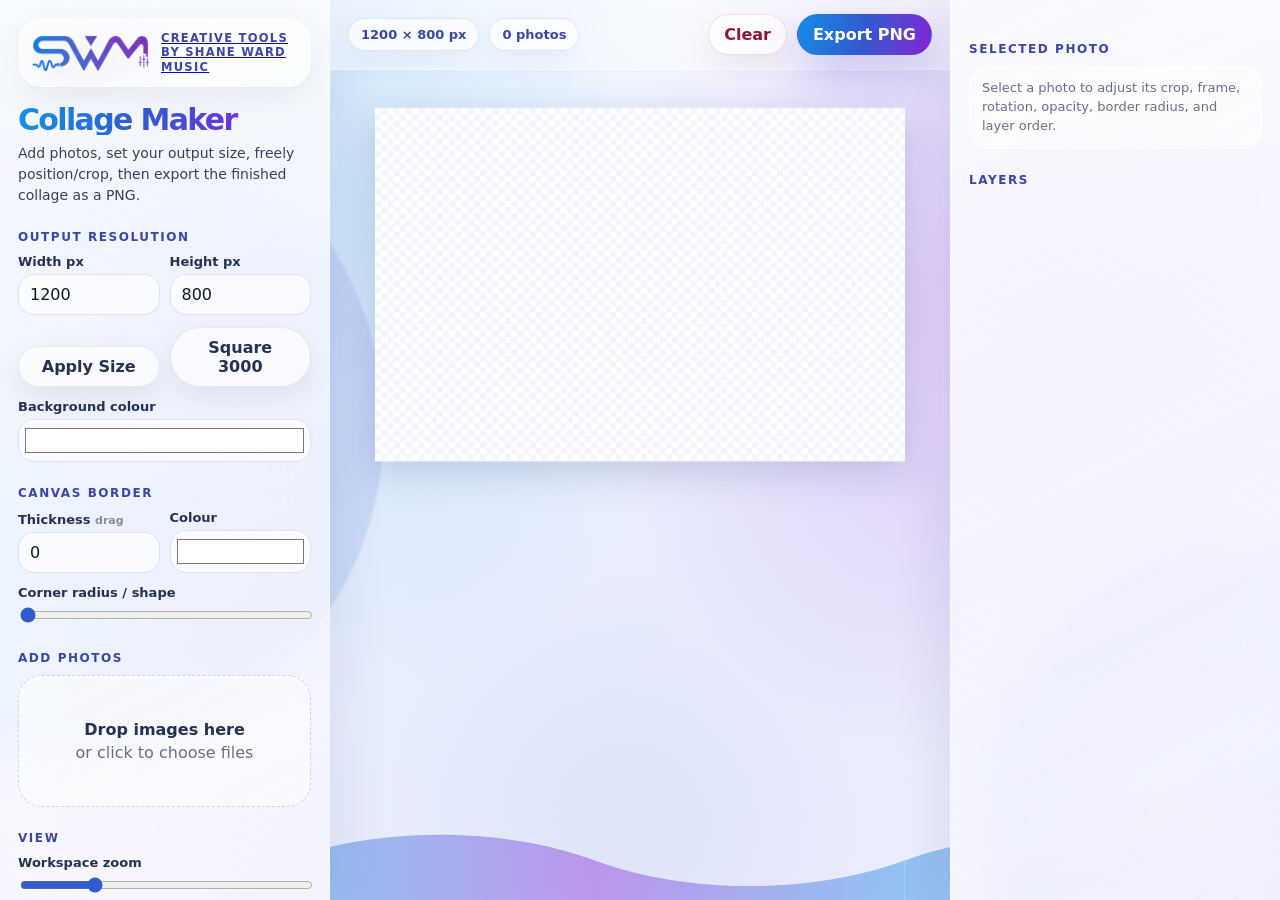
<file: collagemaker_swm.html>
<!DOCTYPE html>
<html lang="en-AU">
<head>
  <meta charset="UTF-8" />
  <meta name="viewport" content="width=device-width, initial-scale=1.0" />
  <title>SWM Collage Maker</title>
  <style>
    :root {
      --blue: #168CE6;
      --blue-deep: #315BCE;
      --violet: #6B38D1;
      --purple: #8627D8;
      --ink: #101525;
      --muted: #667085;
      --panel: rgba(255, 255, 255, 0.72);
      --panel-strong: rgba(255, 255, 255, 0.88);
      --panel-soft: rgba(255, 255, 255, 0.54);
      --stroke: rgba(255, 255, 255, 0.48);
      --stroke-strong: rgba(49, 91, 206, 0.18);
      --shadow: 0 24px 80px rgba(27, 44, 104, 0.18);
      --radius: 28px;
      --danger: #dc4060;
      --checker: rgba(49, 91, 206, 0.055);
    }

    * { box-sizing: border-box; }

    html { min-height: 100%; }

    body {
      margin: 0;
      min-height: 100vh;
      color: var(--ink);
      font-family: Inter, ui-sans-serif, system-ui, -apple-system, BlinkMacSystemFont, "Segoe UI", sans-serif;
      background:
        radial-gradient(circle at 18% 24%, rgba(22, 140, 230, 0.22), transparent 32rem),
        radial-gradient(circle at 82% 34%, rgba(134, 39, 216, 0.24), transparent 30rem),
        radial-gradient(circle at 50% 92%, rgba(49, 91, 206, 0.12), transparent 34rem),
        linear-gradient(135deg, #fbfcff 0%, #f3f6ff 52%, #fbf7ff 100%);
      overflow: hidden;
    }

    body::before,
    body::after {
      content: "";
      position: fixed;
      pointer-events: none;
      z-index: 0;
      filter: blur(1px);
      opacity: 0.62;
    }

    body::before {
      width: 42rem;
      height: 42rem;
      left: -18rem;
      top: 10vh;
      border-radius: 50%;
      background: conic-gradient(from 200deg, rgba(22, 140, 230, 0.26), rgba(134, 39, 216, 0.18), rgba(22, 140, 230, 0.26));
      animation: drift 14s ease-in-out infinite alternate;
    }

    body::after {
      width: 35rem;
      height: 35rem;
      right: -16rem;
      bottom: -12rem;
      border-radius: 50%;
      background: conic-gradient(from 40deg, rgba(134, 39, 216, 0.24), rgba(49, 91, 206, 0.16), rgba(22, 140, 230, 0.20));
      animation: drift 18s ease-in-out infinite alternate-reverse;
    }

    @keyframes drift {
      from { transform: translate3d(0, 0, 0) rotate(0deg); }
      to { transform: translate3d(4rem, -2rem, 0) rotate(18deg); }
    }

    button, input, select { font: inherit; }

    button {
      border: 1px solid rgba(49, 91, 206, 0.12);
      border-radius: 999px;
      padding: 10px 15px;
      color: #253153;
      background: rgba(255, 255, 255, 0.68);
      box-shadow: 0 10px 28px rgba(16, 21, 37, 0.07);
      cursor: pointer;
      transition: transform 180ms ease, box-shadow 180ms ease, border-color 180ms ease, background 180ms ease, opacity 180ms ease;
      user-select: none;
      font-weight: 750;
    }

    button:hover {
      transform: translateY(-2px);
      border-color: rgba(134, 39, 216, 0.28);
      box-shadow: 0 16px 42px rgba(16, 21, 37, 0.10);
      background: rgba(255, 255, 255, 0.86);
    }
    button:active { transform: translateY(0); }
    button:disabled { opacity: 0.45; cursor: not-allowed; transform: none; }

    .primary {
      color: #fff;
      background: linear-gradient(105deg, var(--blue), var(--blue-deep) 48%, var(--purple));
      border-color: transparent;
      box-shadow: 0 18px 44px rgba(72, 73, 205, 0.28);
      font-weight: 850;
    }

    .primary:hover {
      color: #fff;
      background: linear-gradient(105deg, #25a0f4, var(--blue-deep) 48%, #9632ed);
      box-shadow: 0 22px 52px rgba(72, 73, 205, 0.34);
    }

    .danger {
      color: #8f1733;
      background: rgba(255, 255, 255, 0.70);
      border-color: rgba(220, 64, 96, 0.18);
    }
    .danger:hover { background: rgba(255, 238, 243, 0.88); border-color: rgba(220, 64, 96, 0.32); }

    .app {
      position: relative;
      z-index: 1;
      display: grid;
      grid-template-columns: 330px 1fr 330px;
      grid-template-rows: 100vh;
      gap: 0;
    }

    aside {
      background:
        linear-gradient(155deg, rgba(255, 255, 255, 0.88), rgba(255, 255, 255, 0.58)),
        linear-gradient(135deg, rgba(22, 140, 230, 0.08), rgba(134, 39, 216, 0.08));
      backdrop-filter: blur(24px);
      border-right: 1px solid var(--stroke);
      padding: 18px;
      overflow-y: auto;
      box-shadow: 12px 0 44px rgba(27, 44, 104, 0.08);
    }

    aside.right {
      border-right: 0;
      border-left: 1px solid var(--stroke);
      box-shadow: -12px 0 44px rgba(27, 44, 104, 0.08);
    }

    .brand-lockup {
      display: flex;
      align-items: center;
      gap: 12px;
      margin: 0 0 18px;
      padding: 12px;
      border: 1px solid rgba(255,255,255,0.62);
      border-radius: 24px;
      background: rgba(255,255,255,0.58);
      box-shadow: 0 12px 34px rgba(16, 21, 37, 0.07);
    }

    .brand-lockup img {
      width: 118px;
      height: auto;
      display: block;
      filter: drop-shadow(0 10px 18px rgba(45, 52, 138, 0.12));
    }

    .brand-lockup span {
      display: block;
      color: #3b45a5;
      font-size: 0.72rem;
      font-weight: 850;
      letter-spacing: 0.11em;
      text-transform: uppercase;
      line-height: 1.25;
    }

    h1 {
      margin: 0 0 8px;
      font-size: 30px;
      letter-spacing: -0.055em;
      line-height: 0.98;
      background: linear-gradient(100deg, var(--blue) 4%, var(--blue-deep) 43%, var(--purple) 86%);
      -webkit-background-clip: text;
      background-clip: text;
      color: transparent;
    }

    h2 {
      margin: 24px 0 10px;
      font-size: 12px;
      text-transform: uppercase;
      letter-spacing: 0.13em;
      color: #3b45a5;
      font-weight: 850;
    }

    p {
      color: #384057;
      margin: 0 0 14px;
      line-height: 1.52;
      font-size: 14px;
    }

    .row { display: grid; grid-template-columns: 1fr 1fr; gap: 10px; align-items: end; }
    .field { margin-bottom: 12px; }

    label {
      display: block;
      margin: 0 0 5px;
      color: #253153;
      font-size: 13px;
      font-weight: 750;
    }

    input[type="number"], input[type="text"], input[type="color"], select {
      width: 100%;
      border: 1px solid rgba(49, 91, 206, 0.15);
      border-radius: 16px;
      background: rgba(255,255,255,0.68);
      color: var(--ink);
      padding: 10px 11px;
      outline: none;
      box-shadow: inset 0 1px 0 rgba(255,255,255,0.7);
    }

    input[type="color"] { height: 43px; padding: 4px; }
    input[type="range"] { width: 100%; accent-color: var(--blue-deep); }

    .scrub-field label, .scrubbable-number { cursor: ew-resize; }
    .scrub-hint { color: var(--muted); font-size: 11px; font-weight: 650; opacity: 0.78; }
    body.scrubbing { cursor: ew-resize; user-select: none; }

    input:focus, select:focus {
      border-color: rgba(49, 91, 206, 0.48);
      box-shadow: 0 0 0 4px rgba(22, 140, 230, 0.14), inset 0 1px 0 rgba(255,255,255,0.7);
    }

    .button-stack { display: grid; gap: 10px; }
    .button-row { display: grid; grid-template-columns: 1fr 1fr; gap: 10px; }

    .file-zone {
      border: 1.5px dashed rgba(49, 91, 206, 0.24);
      border-radius: 24px;
      padding: 18px;
      min-height: 132px;
      display: grid;
      place-items: center;
      text-align: center;
      background: rgba(255,255,255,0.52);
      box-shadow: inset 0 1px 0 rgba(255,255,255,0.62);
      transition: border-color 0.15s ease, background 0.15s ease, transform 0.15s ease;
    }

    .file-zone.dragging {
      border-color: var(--blue);
      background: rgba(22,140,230,0.12);
      transform: translateY(-1px);
    }
    .file-zone strong { display: block; margin-bottom: 4px; color: #253153; }
    .file-zone span { color: var(--muted); }
    #photoInput { display: none; }

    main { position: relative; min-width: 0; display: grid; grid-template-rows: auto 1fr; overflow: hidden; }

    .topbar {
      display: flex;
      align-items: center;
      justify-content: space-between;
      gap: 12px;
      padding: 14px 18px;
      border-bottom: 1px solid var(--stroke);
      background: rgba(255, 255, 255, 0.42);
      backdrop-filter: blur(18px);
    }

    .topbar .left, .topbar .right-buttons { display: flex; align-items: center; gap: 10px; flex-wrap: wrap; }

    .pill {
      border: 1px solid rgba(49, 91, 206, 0.14);
      border-radius: 999px;
      padding: 8px 12px;
      background: rgba(255,255,255,0.68);
      color: #3b45a5;
      box-shadow: 0 10px 30px rgba(49, 91, 206, 0.08);
      font-size: 13px;
      font-weight: 800;
    }

    .workspace { position: relative; overflow: auto; padding: 38px; }

    .workspace::before { display: none; }

    .swm-bottom-wave {
      position: fixed;
      left: 330px;
      right: 330px;
      bottom: 0;
      height: 108px;
      opacity: 0.42;
      overflow: hidden;
      pointer-events: none;
      z-index: 0;
    }

    .swm-bottom-wave svg {
      width: 100%;
      height: 100%;
      display: block;
    }

    .stage-wrap { width: max-content; margin: auto; transform-origin: top left; position: relative; z-index: 1; }

    #stage {
      position: relative;
      width: 1200px;
      height: 800px;
      background: #ffffff;
      background-image:
        linear-gradient(45deg, var(--checker) 25%, transparent 25%),
        linear-gradient(-45deg, var(--checker) 25%, transparent 25%),
        linear-gradient(45deg, transparent 75%, var(--checker) 75%),
        linear-gradient(-45deg, transparent 75%, var(--checker) 75%);
      background-size: 28px 28px;
      background-position: 0 0, 0 14px, 14px -14px, -14px 0px;
      box-shadow: var(--shadow);
      overflow: hidden;
      touch-action: none;
    }

    .photo-item { position: absolute; left: 0; top: 0; width: 280px; height: 200px; transform-origin: center center; cursor: grab; user-select: none; touch-action: none; }
    .photo-item:active { cursor: grabbing; }
    .photo-item.selected { outline: 2px solid var(--blue); box-shadow: 0 0 0 6px rgba(22,140,230,0.18); }
    .photo-viewport { position: absolute; inset: 0; overflow: hidden; border-radius: inherit; background: rgba(16,21,37,0.08); }
    .photo-viewport img { position: absolute; left: 50%; top: 50%; max-width: none; pointer-events: none; user-select: none; transform-origin: center center; }
    .photo-frame { position: absolute; left: 0; top: 0; transform-origin: center center; pointer-events: none; user-select: none; touch-action: none; z-index: 9999; }

    .handle { display: none; position: absolute; width: 15px; height: 15px; border: 2px solid #fff; background: var(--blue); border-radius: 50%; box-shadow: 0 2px 10px rgba(0,0,0,0.25); z-index: 10001; }
    .selected .handle { display: block; }
    .handle.nw { left: -8px; top: -8px; cursor: nwse-resize; }
    .handle.ne { right: -8px; top: -8px; cursor: nesw-resize; }
    .handle.sw { left: -8px; bottom: -8px; cursor: nesw-resize; }
    .handle.se { right: -8px; bottom: -8px; cursor: nwse-resize; }
    .handle.rotate { left: 50%; top: -38px; transform: translateX(-50%); cursor: grab; background: var(--purple); }
    .rotate-line { display: none; position: absolute; left: 50%; top: -26px; width: 2px; height: 26px; background: linear-gradient(var(--blue), var(--purple)); transform: translateX(-50%); z-index: 10000; }
    .selected .rotate-line { display: block; }

    .layer-list { display: grid; gap: 8px; }
    .layer {
      display: grid;
      grid-template-columns: 44px 1fr auto;
      gap: 10px;
      align-items: center;
      border: 1px solid rgba(49, 91, 206, 0.14);
      background: rgba(255,255,255,0.58);
      border-radius: 18px;
      padding: 8px;
      cursor: grab;
      box-shadow: 0 10px 26px rgba(16, 21, 37, 0.06);
    }
    .layer:active { cursor: grabbing; }
    .layer.active { border-color: rgba(49, 91, 206, 0.50); background: rgba(22,140,230,0.10); }
    .layer.dragging { opacity: 0.45; }
    .layer.drop-before { box-shadow: 0 -3px 0 var(--blue); }
    .layer.drop-after { box-shadow: 0 3px 0 var(--blue); }
    .layer img { width: 44px; height: 36px; object-fit: cover; border-radius: 10px; background: rgba(255,255,255,0.8); }
    .layer-name { overflow: hidden; white-space: nowrap; text-overflow: ellipsis; font-size: 13px; color: #253153; }
    .mini-btn { padding: 6px 9px; border-radius: 999px; font-size: 12px; cursor: pointer; }

    .hint {
      border: 1px solid rgba(255,255,255,0.56);
      border-radius: 20px;
      padding: 12px;
      background: rgba(255,255,255,0.56);
      color: #667085;
      font-size: 13px;
      line-height: 1.45;
      box-shadow: inset 0 1px 0 rgba(255,255,255,0.65);
    }
    .hint strong { color: #384057; }
    .hidden { display: none !important; }

    @media (max-width: 1050px) {
      body { overflow: auto; }
      .app { grid-template-columns: 1fr; grid-template-rows: auto auto auto; min-height: 100vh; }
      aside, aside.right { border: 0; border-bottom: 1px solid var(--stroke); max-height: none; box-shadow: none; }
      main { min-height: 70vh; }
      .workspace { padding: 22px; }
      .swm-bottom-wave { left: 0; right: 0; }
    }

    @media (prefers-reduced-motion: reduce) {
      *, *::before, *::after { animation-duration: 1ms !important; animation-iteration-count: 1 !important; scroll-behavior: auto !important; }
    }
  </style>
</head>
<body>
  <div class="app">
    <aside>
      <a class="brand-lockup" href="index.html" aria-label="Back to Shane Ward Music home">
        <img src="swm-logo.png" alt="SWM logo for Shane Ward Music" />
        <span>Creative tools<br>by Shane Ward Music</span>
      </a>

      <h1>Collage Maker</h1>
      <p>Add photos, set your output size, freely position/crop, then export the finished collage as a PNG.</p>

      <h2>Output resolution</h2>
      <div class="row">
        <div class="field">
          <label for="canvasWidth">Width px</label>
          <input id="canvasWidth" type="number" min="100" max="12000" step="10" value="1200" />
        </div>
        <div class="field">
          <label for="canvasHeight">Height px</label>
          <input id="canvasHeight" type="number" min="100" max="12000" step="10" value="800" />
        </div>
      </div>
      <div class="row">
        <button id="applySize">Apply Size</button>
        <button id="presetSquare">Square 3000</button>
      </div>

      <div class="field" style="margin-top: 12px;">
        <label for="bgColor">Background colour</label>
        <input id="bgColor" type="color" value="#ffffff" />
      </div>

      <h2>Canvas border</h2>
      <div class="row">
        <div class="field scrub-field" data-scrub-target="canvasBorderWidth">
          <label for="canvasBorderWidth">Thickness <span class="scrub-hint">drag</span></label>
          <input id="canvasBorderWidth" class="scrubbable-number" type="number" min="0" max="1000" step="1" value="0" />
        </div>
        <div class="field">
          <label for="canvasBorderColor">Colour</label>
          <input id="canvasBorderColor" type="color" value="#ffffff" />
        </div>
      </div>
      <div class="field">
        <label for="canvasBorderRadius">Corner radius / shape</label>
        <input id="canvasBorderRadius" type="range" min="0" max="600" value="0" />
      </div>

      <h2>Add photos</h2>
      <div id="dropZone" class="file-zone">
        <div>
          <strong>Drop images here</strong>
          <span>or click to choose files</span>
        </div>
      </div>
      <input id="photoInput" type="file" accept="image/*" multiple />

      <h2>View</h2>
      <div class="field">
        <label for="zoom">Workspace zoom</label>
        <input id="zoom" type="range" min="10" max="150" value="70" />
      </div>
      <div class="button-row">
        <button id="zoomFit">Fit</button>
        <button id="zoom100">100%</button>
      </div>

      <h2>Tips</h2>
      <div class="hint">
        <strong>Move:</strong> drag a photo.<br />
        <strong>Resize crop frame:</strong> drag a corner handle.<br />
        <strong>Crop inside frame:</strong> use Image Zoom and Image X/Y on the right.<br />
        <strong>Rotate:</strong> drag the top handle or use the rotation field.<br />
        <strong>Layers:</strong> drag layer rows to reorder them freely.<br />
        <strong>Reset sliders:</strong> double-click any slider.
      </div>
    </aside>

    <main>
      <div class="topbar">
        <div class="left">
          <span id="sizePill" class="pill">1200 × 800 px</span>
          <span id="countPill" class="pill">0 photos</span>
        </div>
        <div class="right-buttons">
          <button id="clearAll" class="danger">Clear</button>
          <button id="exportPng" class="primary">Export PNG</button>
        </div>
      </div>
      <div id="workspace" class="workspace">
        <div id="stageWrap" class="stage-wrap">
          <div id="stage" aria-label="Collage canvas"></div>
        </div>
      </div>
    </main>

    <aside class="right">
      <h2>Selected photo</h2>
      <div id="emptySelection" class="hint">Select a photo to adjust its crop, frame, rotation, opacity, border radius, and layer order.</div>

      <div id="controls" class="hidden">
        <div class="row">
          <div class="field"><label for="photoX">X</label><input id="photoX" type="number" step="1" /></div>
          <div class="field"><label for="photoY">Y</label><input id="photoY" type="number" step="1" /></div>
        </div>

        <div class="row">
          <div class="field"><label for="photoW">Frame W</label><input id="photoW" type="number" min="10" step="1" /></div>
          <div class="field"><label for="photoH">Frame H</label><input id="photoH" type="number" min="10" step="1" /></div>
        </div>

        <div class="field"><label for="photoRotation">Rotation</label><input id="photoRotation" type="range" min="-180" max="180" value="0" /></div>
        <div class="field"><label for="imageZoom">Image Zoom / Crop</label><input id="imageZoom" type="range" min="10" max="400" value="100" /></div>

        <div class="row">
          <div class="field"><label for="cropX">Image X</label><input id="cropX" type="range" min="-500" max="500" value="0" /></div>
          <div class="field"><label for="cropY">Image Y</label><input id="cropY" type="range" min="-500" max="500" value="0" /></div>
        </div>

        <div class="field"><label for="opacity">Opacity</label><input id="opacity" type="range" min="0" max="100" value="100" /></div>
        <div class="field"><label for="radius">Photo corner radius / shape</label><input id="radius" type="range" min="0" max="300" value="0" /></div>

        <div class="row">
          <div class="field scrub-field" data-scrub-target="borderWidth"><label for="borderWidth">Border thickness <span class="scrub-hint">drag</span></label><input id="borderWidth" class="scrubbable-number" type="number" min="0" max="500" step="1" value="0" /></div>
          <div class="field"><label for="borderColor">Border colour</label><input id="borderColor" type="color" value="#ffffff" /></div>
        </div>

        <div class="button-stack">
          <div class="button-row"><button id="bringForward">Forward</button><button id="sendBackward">Backward</button></div>
          <div class="button-row"><button id="bringFront">To Front</button><button id="sendBack">To Back</button></div>
          <button id="duplicatePhoto">Duplicate Photo</button>
          <button id="deletePhoto" class="danger">Delete Photo</button>
        </div>
      </div>

      <h2>Layers</h2>
      <div id="layerList" class="layer-list"></div>
    </aside>
  </div>

  <div class="swm-bottom-wave" aria-hidden="true">
    <svg viewBox="0 0 1200 120" preserveAspectRatio="none">
      <defs>
        <linearGradient id="swmWaveGradientA" x1="0" x2="1200" y1="0" y2="0" gradientUnits="userSpaceOnUse">
          <stop offset="0%" stop-color="#168CE6" />
          <stop offset="50%" stop-color="#8627D8" />
          <stop offset="100%" stop-color="#168CE6" />
        </linearGradient>
        <linearGradient id="swmWaveGradientB" x1="1200" x2="2400" y1="0" y2="0" gradientUnits="userSpaceOnUse">
          <stop offset="0%" stop-color="#168CE6" />
          <stop offset="50%" stop-color="#8627D8" />
          <stop offset="100%" stop-color="#168CE6" />
        </linearGradient>
        <linearGradient id="swmWaveGradientC" x1="2400" x2="3600" y1="0" y2="0" gradientUnits="userSpaceOnUse">
          <stop offset="0%" stop-color="#168CE6" />
          <stop offset="50%" stop-color="#8627D8" />
          <stop offset="100%" stop-color="#168CE6" />
        </linearGradient>
      </defs>

      <g>
        <animateTransform
          attributeName="transform"
          attributeType="XML"
          type="translate"
          from="0 0"
          to="-1200 0"
          dur="18s"
          repeatCount="indefinite" />

        <path d="M0,76 C180,38 420,38 600,76 S1020,114 1200,76 L1200,120 L0,120 Z" fill="url(#swmWaveGradientA)" />
        <path d="M1200,76 C1380,38 1620,38 1800,76 S2220,114 2400,76 L2400,120 L1200,120 Z" fill="url(#swmWaveGradientB)" />
        <path d="M2400,76 C2580,38 2820,38 3000,76 S3420,114 3600,76 L3600,120 L2400,120 Z" fill="url(#swmWaveGradientC)" />
      </g>
    </svg>
  </div>


  <script>
    const stage = document.getElementById('stage');
    const stageWrap = document.getElementById('stageWrap');
    const workspace = document.getElementById('workspace');
    const photoInput = document.getElementById('photoInput');
    const dropZone = document.getElementById('dropZone');
    const layerList = document.getElementById('layerList');
    const controls = document.getElementById('controls');
    const emptySelection = document.getElementById('emptySelection');

    const state = {
      width: 1200,
      height: 800,
      bgColor: '#ffffff',
      canvasBorderWidth: 0,
      canvasBorderColor: '#ffffff',
      canvasBorderRadius: 0,
      zoom: 0.7,
      photos: [],
      selectedId: null,
      nextId: 1,
      drag: null
    };

    const els = {
      canvasWidth: document.getElementById('canvasWidth'),
      canvasHeight: document.getElementById('canvasHeight'),
      bgColor: document.getElementById('bgColor'),
      canvasBorderWidth: document.getElementById('canvasBorderWidth'),
      canvasBorderColor: document.getElementById('canvasBorderColor'),
      canvasBorderRadius: document.getElementById('canvasBorderRadius'),
      applySize: document.getElementById('applySize'),
      presetSquare: document.getElementById('presetSquare'),
      zoom: document.getElementById('zoom'),
      zoomFit: document.getElementById('zoomFit'),
      zoom100: document.getElementById('zoom100'),
      sizePill: document.getElementById('sizePill'),
      countPill: document.getElementById('countPill'),
      exportPng: document.getElementById('exportPng'),
      clearAll: document.getElementById('clearAll'),
      photoX: document.getElementById('photoX'),
      photoY: document.getElementById('photoY'),
      photoW: document.getElementById('photoW'),
      photoH: document.getElementById('photoH'),
      photoRotation: document.getElementById('photoRotation'),
      imageZoom: document.getElementById('imageZoom'),
      cropX: document.getElementById('cropX'),
      cropY: document.getElementById('cropY'),
      opacity: document.getElementById('opacity'),
      radius: document.getElementById('radius'),
      borderWidth: document.getElementById('borderWidth'),
      borderColor: document.getElementById('borderColor'),
      bringForward: document.getElementById('bringForward'),
      sendBackward: document.getElementById('sendBackward'),
      bringFront: document.getElementById('bringFront'),
      sendBack: document.getElementById('sendBack'),
      duplicatePhoto: document.getElementById('duplicatePhoto'),
      deletePhoto: document.getElementById('deletePhoto')
    };

    function selectedPhoto() {
      return state.photos.find(p => p.id === state.selectedId) || null;
    }

    function clamp(value, min, max) {
      return Math.max(min, Math.min(max, value));
    }

    function updateStageSize() {
      stage.style.width = state.width + 'px';
      stage.style.height = state.height + 'px';
      stage.style.backgroundColor = state.bgColor;
      stage.style.border = `${state.canvasBorderWidth || 0}px solid ${state.canvasBorderColor || '#ffffff'}`;
      stage.style.borderRadius = `${state.canvasBorderRadius || 0}px`;
      els.sizePill.textContent = `${state.width} × ${state.height} px`;
    }

    function updateZoom() {
      stageWrap.style.transform = `scale(${state.zoom})`;
      stageWrap.style.width = state.width * state.zoom + 'px';
      stageWrap.style.height = state.height * state.zoom + 'px';
      els.zoom.value = Math.round(state.zoom * 100);
    }

    function fitZoom() {
      const pad = 90;
      const borderExtra = (state.canvasBorderWidth || 0) * 2;
      const availableW = Math.max(200, workspace.clientWidth - pad);
      const availableH = Math.max(200, workspace.clientHeight - pad);
      state.zoom = clamp(Math.min(availableW / (state.width + borderExtra), availableH / (state.height + borderExtra)), 0.05, 1.5);
      updateZoom();
    }

    function readFileAsDataUrl(file) {
      return new Promise((resolve, reject) => {
        const reader = new FileReader();
        reader.onload = () => resolve(reader.result);
        reader.onerror = reject;
        reader.readAsDataURL(file);
      });
    }

    function loadImage(src) {
      return new Promise((resolve, reject) => {
        const img = new Image();
        img.onload = () => resolve(img);
        img.onerror = reject;
        img.src = src;
      });
    }

    async function addFiles(files) {
      const imageFiles = [...files].filter(file => file.type.startsWith('image/'));
      for (const file of imageFiles) {
        const src = await readFileAsDataUrl(file);
        const img = await loadImage(src);
        const maxW = state.width * 0.45;
        const maxH = state.height * 0.45;
        const ratio = Math.min(maxW / img.naturalWidth, maxH / img.naturalHeight, 1);
        const w = Math.max(120, img.naturalWidth * ratio);
        const h = Math.max(90, img.naturalHeight * ratio);
        const photo = {
          id: state.nextId++,
          name: file.name || `Photo ${state.nextId}`,
          src,
          naturalWidth: img.naturalWidth,
          naturalHeight: img.naturalHeight,
          x: (state.width - w) / 2 + Math.random() * 40 - 20,
          y: (state.height - h) / 2 + Math.random() * 40 - 20,
          w,
          h,
          rotation: 0,
          imageZoom: 1,
          cropX: 0,
          cropY: 0,
          opacity: 1,
          radius: 0,
          borderWidth: 0,
          borderColor: '#ffffff'
        };
        state.photos.push(photo);
        createPhotoElement(photo);
        selectPhoto(photo.id);
      }
      renderAll();
    }

    function createPhotoElement(photo) {
      const item = document.createElement('div');
      item.className = 'photo-item';
      item.dataset.id = photo.id;
      item.innerHTML = `
        <div class="photo-viewport"><img alt=""></div>
        <div class="rotate-line"></div>
        <div class="handle rotate" data-action="rotate"></div>
        <div class="handle nw" data-action="resize" data-corner="nw"></div>
        <div class="handle ne" data-action="resize" data-corner="ne"></div>
        <div class="handle sw" data-action="resize" data-corner="sw"></div>
        <div class="handle se" data-action="resize" data-corner="se"></div>
      `;
      item.querySelector('img').src = photo.src;
      item.addEventListener('pointerdown', onPhotoPointerDown);
      stage.appendChild(item);
      ensurePhotoFrame(photo);
    }

    function ensurePhotoFrame(photo) {
      let frame = stage.querySelector(`.photo-frame[data-id="${photo.id}"]`);
      if (!frame) {
        frame = document.createElement('div');
        frame.className = 'photo-frame';
        frame.dataset.id = photo.id;
        stage.appendChild(frame);
      }
      return frame;
    }

    function updatePhotoElement(photo) {
      const item = stage.querySelector(`.photo-item[data-id="${photo.id}"]`);
      if (!item) return;

      item.style.width = photo.w + 'px';
      item.style.height = photo.h + 'px';
      item.style.transform = `translate(${photo.x}px, ${photo.y}px) rotate(${photo.rotation}deg)`;
      item.style.opacity = photo.opacity;
      item.style.borderRadius = photo.radius + 'px';
      item.style.border = '0';
      item.classList.toggle('selected', photo.id === state.selectedId);

      const img = item.querySelector('img');
      const fitScale = Math.max(photo.w / photo.naturalWidth, photo.h / photo.naturalHeight);
      const displayW = photo.naturalWidth * fitScale * photo.imageZoom;
      const displayH = photo.naturalHeight * fitScale * photo.imageZoom;
      img.style.width = displayW + 'px';
      img.style.height = displayH + 'px';
      img.style.transform = `translate(calc(-50% + ${photo.cropX}px), calc(-50% + ${photo.cropY}px))`;

      const frame = ensurePhotoFrame(photo);
      frame.style.width = photo.w + 'px';
      frame.style.height = photo.h + 'px';
      frame.style.transform = `translate(${photo.x}px, ${photo.y}px) rotate(${photo.rotation}deg)`;
      frame.style.opacity = photo.opacity;
      frame.style.borderRadius = photo.radius + 'px';
      frame.style.border = `${photo.borderWidth || 0}px solid ${photo.borderColor || '#ffffff'}`;
      frame.style.display = (photo.borderWidth || 0) > 0 ? 'block' : 'none';
    }

    function renderAll() {
      state.photos.forEach(updatePhotoElement);
      renderLayers();
      syncControls();
      els.countPill.textContent = `${state.photos.length} photo${state.photos.length === 1 ? '' : 's'}`;
    }

    function renderLayers() {
      layerList.innerHTML = '';
      [...state.photos].slice().reverse().forEach(photo => {
        const row = document.createElement('div');
        row.className = 'layer' + (photo.id === state.selectedId ? ' active' : '');
        row.draggable = true;
        row.dataset.id = photo.id;
        row.innerHTML = `
          <img src="${photo.src}" alt="">
          <div class="layer-name" title="${escapeHtml(photo.name)}">${escapeHtml(photo.name)}</div>
          <button class="mini-btn" type="button">Select</button>
        `;
        row.addEventListener('click', () => selectPhoto(photo.id));
        row.addEventListener('dragstart', onLayerDragStart);
        row.addEventListener('dragover', onLayerDragOver);
        row.addEventListener('dragleave', clearLayerDropMarkers);
        row.addEventListener('drop', onLayerDrop);
        row.addEventListener('dragend', onLayerDragEnd);
        layerList.appendChild(row);
      });
      reorderDomToMatchLayers();
    }

    function onLayerDragStart(event) {
      const row = event.currentTarget;
      row.classList.add('dragging');
      event.dataTransfer.effectAllowed = 'move';
      event.dataTransfer.setData('text/plain', row.dataset.id);
    }

    function onLayerDragOver(event) {
      event.preventDefault();
      const row = event.currentTarget;
      const rect = row.getBoundingClientRect();
      const before = event.clientY < rect.top + rect.height / 2;
      clearLayerDropMarkers();
      row.classList.add(before ? 'drop-before' : 'drop-after');
      event.dataTransfer.dropEffect = 'move';
    }

    function onLayerDrop(event) {
      event.preventDefault();
      const draggedId = Number(event.dataTransfer.getData('text/plain'));
      const targetId = Number(event.currentTarget.dataset.id);
      if (!draggedId || !targetId || draggedId === targetId) return;
      const rect = event.currentTarget.getBoundingClientRect();
      const placeBeforeInVisibleList = event.clientY < rect.top + rect.height / 2;
      reorderLayerFromVisibleList(draggedId, targetId, placeBeforeInVisibleList);
      clearLayerDropMarkers();
      renderAll();
    }

    function onLayerDragEnd() {
      clearLayerDropMarkers();
      document.querySelectorAll('.layer.dragging').forEach(row => row.classList.remove('dragging'));
    }

    function clearLayerDropMarkers() {
      document.querySelectorAll('.layer.drop-before, .layer.drop-after').forEach(row => {
        row.classList.remove('drop-before', 'drop-after');
      });
    }

    function reorderLayerFromVisibleList(draggedId, targetId, placeBeforeInVisibleList) {
      const visible = [...state.photos].slice().reverse();
      const draggedIndex = visible.findIndex(p => p.id === draggedId);
      if (draggedIndex < 0) return;
      const [dragged] = visible.splice(draggedIndex, 1);
      let insertIndex = visible.findIndex(p => p.id === targetId);
      if (insertIndex < 0) return;
      if (!placeBeforeInVisibleList) insertIndex += 1;
      visible.splice(insertIndex, 0, dragged);
      state.photos = visible.reverse();
    }

    function reorderDomToMatchLayers() {
      state.photos.forEach(photo => {
        const item = stage.querySelector(`.photo-item[data-id="${photo.id}"]`);
        if (item) stage.appendChild(item);
      });
      state.photos.forEach(photo => {
        const frame = stage.querySelector(`.photo-frame[data-id="${photo.id}"]`);
        if (frame) stage.appendChild(frame);
      });
    }

    function escapeHtml(value) {
      return String(value).replace(/[&<>'"]/g, char => ({
        '&': '&amp;', '<': '&lt;', '>': '&gt;', "'": '&#39;', '"': '&quot;'
      }[char]));
    }

    function selectPhoto(id) {
      state.selectedId = id;
      renderAll();
    }

    function deselectPhoto() {
      state.selectedId = null;
      renderAll();
    }

    function syncControls() {
      const p = selectedPhoto();
      controls.classList.toggle('hidden', !p);
      emptySelection.classList.toggle('hidden', !!p);
      if (!p) return;
      els.photoX.value = Math.round(p.x);
      els.photoY.value = Math.round(p.y);
      els.photoW.value = Math.round(p.w);
      els.photoH.value = Math.round(p.h);
      els.photoRotation.value = Math.round(p.rotation);
      els.imageZoom.value = Math.round(p.imageZoom * 100);
      els.cropX.value = Math.round(p.cropX);
      els.cropY.value = Math.round(p.cropY);
      els.opacity.value = Math.round(p.opacity * 100);
      els.radius.value = Math.round(p.radius);
      els.borderWidth.value = Math.round(p.borderWidth || 0);
      els.borderColor.value = p.borderColor || '#ffffff';
    }

    function onPhotoPointerDown(event) {
      const item = event.currentTarget;
      const id = Number(item.dataset.id);
      const photo = state.photos.find(p => p.id === id);
      if (!photo) return;
      selectPhoto(id);
      item.setPointerCapture(event.pointerId);
      const action = event.target.dataset.action || 'move';
      const pointer = stagePointer(event);
      const rect = item.getBoundingClientRect();
      state.drag = {
        id,
        action,
        corner: event.target.dataset.corner || null,
        startPointer: pointer,
        start: { ...photo },
        centerClient: { x: (rect.left + rect.right) / 2, y: (rect.top + rect.bottom) / 2 }
      };
      window.addEventListener('pointermove', onPointerMove);
      window.addEventListener('pointerup', onPointerUp, { once: true });
    }

    function stagePointer(event) {
      const rect = stage.getBoundingClientRect();
      return {
        x: (event.clientX - rect.left) / state.zoom,
        y: (event.clientY - rect.top) / state.zoom
      };
    }

    function onPointerMove(event) {
      const drag = state.drag;
      if (!drag) return;
      const p = state.photos.find(photo => photo.id === drag.id);
      if (!p) return;

      if (drag.action === 'move') {
        const pointer = stagePointer(event);
        p.x = drag.start.x + (pointer.x - drag.startPointer.x);
        p.y = drag.start.y + (pointer.y - drag.startPointer.y);
      }

      if (drag.action === 'resize') {
        const pointer = stagePointer(event);
        resizePhoto(p, drag.start, drag.corner, pointer.x - drag.startPointer.x, pointer.y - drag.startPointer.y);
      }

      if (drag.action === 'rotate') {
        const angle = Math.atan2(event.clientY - drag.centerClient.y, event.clientX - drag.centerClient.x) * 180 / Math.PI;
        p.rotation = Math.round(angle + 90);
      }

      updatePhotoElement(p);
      syncControls();
    }

    function onPointerUp() {
      state.drag = null;
      renderAll();
      window.removeEventListener('pointermove', onPointerMove);
    }

    function resizePhoto(p, start, corner, dx, dy) {
      const min = 30;
      let x = start.x;
      let y = start.y;
      let w = start.w;
      let h = start.h;
      if (corner.includes('e')) w = Math.max(min, start.w + dx);
      if (corner.includes('s')) h = Math.max(min, start.h + dy);
      if (corner.includes('w')) { w = Math.max(min, start.w - dx); x = start.x + (start.w - w); }
      if (corner.includes('n')) { h = Math.max(min, start.h - dy); y = start.y + (start.h - h); }
      p.x = x;
      p.y = y;
      p.w = w;
      p.h = h;
    }

    function mutateSelected(callback) {
      const p = selectedPhoto();
      if (!p) return;
      callback(p);
      updatePhotoElement(p);
      renderLayers();
      syncControls();
    }

    function changeLayer(direction) {
      const idx = state.photos.findIndex(p => p.id === state.selectedId);
      if (idx < 0) return;
      const newIdx = clamp(idx + direction, 0, state.photos.length - 1);
      if (newIdx === idx) return;
      const [photo] = state.photos.splice(idx, 1);
      state.photos.splice(newIdx, 0, photo);
      renderAll();
    }

    function sendToLayer(position) {
      const idx = state.photos.findIndex(p => p.id === state.selectedId);
      if (idx < 0) return;
      const [photo] = state.photos.splice(idx, 1);
      if (position === 'front') state.photos.push(photo);
      else state.photos.unshift(photo);
      renderAll();
    }

    function deleteSelected() {
      const p = selectedPhoto();
      if (!p) return;
      const item = stage.querySelector(`.photo-item[data-id="${p.id}"]`);
      const frame = stage.querySelector(`.photo-frame[data-id="${p.id}"]`);
      if (item) item.remove();
      if (frame) frame.remove();
      state.photos = state.photos.filter(photo => photo.id !== p.id);
      state.selectedId = null;
      renderAll();
    }

    function duplicateSelected() {
      const p = selectedPhoto();
      if (!p) return;
      const copy = { ...p, id: state.nextId++, name: p.name.replace(/( copy)*$/i, '') + ' copy', x: p.x + 30, y: p.y + 30 };
      state.photos.push(copy);
      createPhotoElement(copy);
      selectPhoto(copy.id);
    }

    async function exportPng() {
      const canvas = document.createElement('canvas');
      canvas.width = state.width;
      canvas.height = state.height;
      const ctx = canvas.getContext('2d');

      const canvasBorderWidth = Math.max(0, state.canvasBorderWidth || 0);
      const canvasBorderRadius = Math.max(0, state.canvasBorderRadius || 0);

      // Keep outside rounded canvas corners transparent in the exported PNG.
      ctx.clearRect(0, 0, state.width, state.height);
      ctx.save();
      roundedRectClip(ctx, 0, 0, state.width, state.height, canvasBorderRadius);
      ctx.fillStyle = state.bgColor;
      ctx.fillRect(0, 0, state.width, state.height);

      const loadedPhotos = [];
      for (const photo of state.photos) {
        const img = await loadImage(photo.src);
        loadedPhotos.push({ photo, img });
        drawPhotoToCanvas(ctx, img, photo);
      }

      // Borders are exported after every photo, so they behave like custom frames sitting above the whole collage.
      for (const { photo } of loadedPhotos) {
        drawPhotoBorderToCanvas(ctx, photo);
      }

      ctx.restore();

      if (canvasBorderWidth > 0) {
        const halfBorder = canvasBorderWidth / 2;
        ctx.save();
        ctx.strokeStyle = state.canvasBorderColor || '#ffffff';
        ctx.lineWidth = canvasBorderWidth;
        roundedRectPath(ctx, halfBorder, halfBorder, state.width - canvasBorderWidth, state.height - canvasBorderWidth, Math.max(0, canvasBorderRadius - halfBorder));
        ctx.stroke();
        ctx.restore();
      }

      const url = canvas.toDataURL('image/png');
      const link = document.createElement('a');
      const stamp = new Date().toISOString().slice(0,19).replace(/[:T]/g, '-');
      link.href = url;
      link.download = `collage-${state.width}x${state.height}-${stamp}.png`;
      document.body.appendChild(link);
      link.click();
      link.remove();
    }

    function drawPhotoToCanvas(ctx, img, p) {
      ctx.save();
      ctx.globalAlpha = p.opacity;
      ctx.translate(p.x + p.w / 2, p.y + p.h / 2);
      ctx.rotate(p.rotation * Math.PI / 180);
      roundedRectClip(ctx, -p.w / 2, -p.h / 2, p.w, p.h, p.radius);
      const fitScale = Math.max(p.w / p.naturalWidth, p.h / p.naturalHeight);
      const scale = fitScale * p.imageZoom;
      const drawW = p.naturalWidth * scale;
      const drawH = p.naturalHeight * scale;
      ctx.drawImage(img, -drawW / 2 + p.cropX, -drawH / 2 + p.cropY, drawW, drawH);
      ctx.restore();
    }

    function drawPhotoBorderToCanvas(ctx, p) {
      const borderWidth = Math.max(0, p.borderWidth || 0);
      if (borderWidth <= 0) return;
      const halfBorder = borderWidth / 2;
      ctx.save();
      ctx.globalAlpha = p.opacity;
      ctx.translate(p.x + p.w / 2, p.y + p.h / 2);
      ctx.rotate(p.rotation * Math.PI / 180);
      ctx.strokeStyle = p.borderColor || '#ffffff';
      ctx.lineWidth = borderWidth;
      roundedRectPath(ctx, -p.w / 2 + halfBorder, -p.h / 2 + halfBorder, p.w - borderWidth, p.h - borderWidth, Math.max(0, p.radius - halfBorder));
      ctx.stroke();
      ctx.restore();
    }

    function roundedRectPath(ctx, x, y, w, h, r) {
      r = Math.min(Math.max(0, r), Math.max(0, w / 2), Math.max(0, h / 2));
      ctx.beginPath();
      ctx.moveTo(x + r, y);
      ctx.lineTo(x + w - r, y);
      ctx.quadraticCurveTo(x + w, y, x + w, y + r);
      ctx.lineTo(x + w, y + h - r);
      ctx.quadraticCurveTo(x + w, y + h, x + w - r, y + h);
      ctx.lineTo(x + r, y + h);
      ctx.quadraticCurveTo(x, y + h, x, y + h - r);
      ctx.lineTo(x, y + r);
      ctx.quadraticCurveTo(x, y, x + r, y);
      ctx.closePath();
    }

    function roundedRectClip(ctx, x, y, w, h, r) {
      roundedRectPath(ctx, x, y, w, h, r);
      ctx.clip();
    }

    function addSliderDoubleClickReset(slider, defaultValue) {
      slider.addEventListener('dblclick', () => {
        slider.value = defaultValue;
        slider.dispatchEvent(new Event('input', { bubbles: true }));
      });
    }

    function setupScrubbableNumber(input, options = {}) {
      const min = Number(input.min || options.min || 0);
      const max = Number(input.max || options.max || 1000);
      const step = Number(input.step || options.step || 1);
      const sensitivity = options.sensitivity || step;
      let scrub = null;

      const startScrub = event => {
        if (event.button !== 0) return;
        event.preventDefault();
        input.focus();
        scrub = {
          startX: event.clientX,
          startValue: Number(input.value) || 0
        };
        document.body.classList.add('scrubbing');
        window.addEventListener('pointermove', onScrubMove);
        window.addEventListener('pointerup', stopScrub, { once: true });
      };

      const onScrubMove = event => {
        if (!scrub) return;
        const delta = event.clientX - scrub.startX;
        const raw = scrub.startValue + delta * sensitivity;
        const stepped = Math.round(raw / step) * step;
        input.value = clamp(stepped, min, max);
        input.dispatchEvent(new Event('input', { bubbles: true }));
      };

      const stopScrub = () => {
        scrub = null;
        document.body.classList.remove('scrubbing');
        window.removeEventListener('pointermove', onScrubMove);
      };

      input.addEventListener('pointerdown', startScrub);

      const field = input.closest('.scrub-field');
      const label = field?.querySelector('label');
      if (label) label.addEventListener('pointerdown', startScrub);
    }

    dropZone.addEventListener('click', () => photoInput.click());
    photoInput.addEventListener('change', event => addFiles(event.target.files));

    ['dragenter', 'dragover'].forEach(type => {
      dropZone.addEventListener(type, event => {
        event.preventDefault();
        dropZone.classList.add('dragging');
      });
    });

    ['dragleave', 'drop'].forEach(type => {
      dropZone.addEventListener(type, event => {
        event.preventDefault();
        dropZone.classList.remove('dragging');
      });
    });

    dropZone.addEventListener('drop', event => addFiles(event.dataTransfer.files));

    els.applySize.addEventListener('click', () => {
      state.width = clamp(Number(els.canvasWidth.value) || 1200, 100, 12000);
      state.height = clamp(Number(els.canvasHeight.value) || 800, 100, 12000);
      els.canvasWidth.value = state.width;
      els.canvasHeight.value = state.height;
      updateStageSize();
      fitZoom();
    });

    els.presetSquare.addEventListener('click', () => {
      els.canvasWidth.value = 3000;
      els.canvasHeight.value = 3000;
      els.applySize.click();
    });

    els.bgColor.addEventListener('input', () => {
      state.bgColor = els.bgColor.value;
      updateStageSize();
    });

    els.canvasBorderWidth.addEventListener('input', () => {
      state.canvasBorderWidth = Math.max(0, Number(els.canvasBorderWidth.value) || 0);
      updateStageSize();
      fitZoom();
    });

    els.canvasBorderColor.addEventListener('input', () => {
      state.canvasBorderColor = els.canvasBorderColor.value || '#ffffff';
      updateStageSize();
    });

    els.canvasBorderRadius.addEventListener('input', () => {
      state.canvasBorderRadius = Math.max(0, Number(els.canvasBorderRadius.value) || 0);
      updateStageSize();
    });

    els.zoom.addEventListener('input', () => {
      state.zoom = Number(els.zoom.value) / 100;
      updateZoom();
    });

    els.zoomFit.addEventListener('click', fitZoom);
    els.zoom100.addEventListener('click', () => { state.zoom = 1; updateZoom(); });

    stage.addEventListener('pointerdown', event => {
      if (event.target === stage) deselectPhoto();
    });

    els.exportPng.addEventListener('click', exportPng);

    els.clearAll.addEventListener('click', () => {
      if (!state.photos.length) return;
      if (!confirm('Clear all photos from the collage?')) return;
      state.photos = [];
      state.selectedId = null;
      stage.innerHTML = '';
      renderAll();
    });

    els.photoX.addEventListener('input', () => mutateSelected(p => p.x = Number(els.photoX.value) || 0));
    els.photoY.addEventListener('input', () => mutateSelected(p => p.y = Number(els.photoY.value) || 0));
    els.photoW.addEventListener('input', () => mutateSelected(p => p.w = Math.max(10, Number(els.photoW.value) || 10)));
    els.photoH.addEventListener('input', () => mutateSelected(p => p.h = Math.max(10, Number(els.photoH.value) || 10)));
    els.photoRotation.addEventListener('input', () => mutateSelected(p => p.rotation = Number(els.photoRotation.value) || 0));
    els.imageZoom.addEventListener('input', () => mutateSelected(p => p.imageZoom = Number(els.imageZoom.value) / 100));
    els.cropX.addEventListener('input', () => mutateSelected(p => p.cropX = Number(els.cropX.value) || 0));
    els.cropY.addEventListener('input', () => mutateSelected(p => p.cropY = Number(els.cropY.value) || 0));
    els.opacity.addEventListener('input', () => mutateSelected(p => p.opacity = Number(els.opacity.value) / 100));
    els.radius.addEventListener('input', () => mutateSelected(p => p.radius = Number(els.radius.value) || 0));
    els.borderWidth.addEventListener('input', () => mutateSelected(p => p.borderWidth = Math.max(0, Number(els.borderWidth.value) || 0)));
    els.borderColor.addEventListener('input', () => mutateSelected(p => p.borderColor = els.borderColor.value || '#ffffff'));

    els.bringForward.addEventListener('click', () => changeLayer(1));
    els.sendBackward.addEventListener('click', () => changeLayer(-1));
    els.bringFront.addEventListener('click', () => sendToLayer('front'));
    els.sendBack.addEventListener('click', () => sendToLayer('back'));
    els.deletePhoto.addEventListener('click', deleteSelected);
    els.duplicatePhoto.addEventListener('click', duplicateSelected);

    addSliderDoubleClickReset(els.zoom, 70);
    addSliderDoubleClickReset(els.canvasBorderRadius, 0);
    addSliderDoubleClickReset(els.photoRotation, 0);
    addSliderDoubleClickReset(els.imageZoom, 100);
    addSliderDoubleClickReset(els.cropX, 0);
    addSliderDoubleClickReset(els.cropY, 0);
    addSliderDoubleClickReset(els.opacity, 100);
    addSliderDoubleClickReset(els.radius, 0);

    setupScrubbableNumber(els.canvasBorderWidth, { min: 0, max: 1000, step: 1, sensitivity: 1 });
    setupScrubbableNumber(els.borderWidth, { min: 0, max: 500, step: 1, sensitivity: 1 });

    window.addEventListener('keydown', event => {
      const p = selectedPhoto();
      if (!p) return;
      const activeTag = document.activeElement?.tagName?.toLowerCase();
      if (['input', 'select', 'textarea'].includes(activeTag)) return;
      const step = event.shiftKey ? 10 : 1;
      if (event.key === 'Delete' || event.key === 'Backspace') deleteSelected();
      if (event.key === 'ArrowLeft') { p.x -= step; event.preventDefault(); }
      if (event.key === 'ArrowRight') { p.x += step; event.preventDefault(); }
      if (event.key === 'ArrowUp') { p.y -= step; event.preventDefault(); }
      if (event.key === 'ArrowDown') { p.y += step; event.preventDefault(); }
      updatePhotoElement(p);
      syncControls();
    });

    window.addEventListener('resize', () => {
      if (Number(els.zoom.value) !== 100) fitZoom();
    });

    updateStageSize();
    fitZoom();
    renderAll();
  </script>
</body>
</html>
</file>
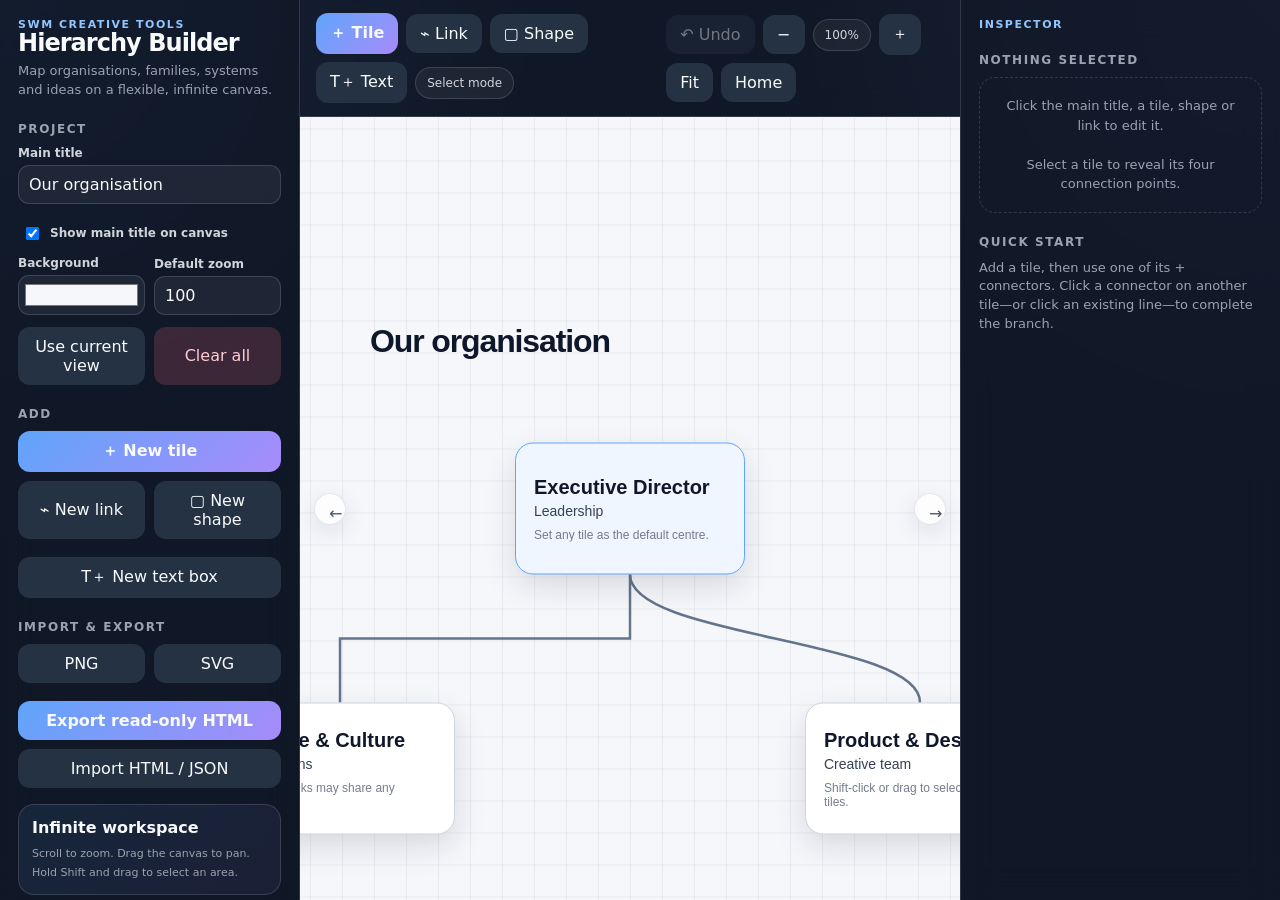
<file: hierarchy.html>
<!DOCTYPE html>
<html lang="en">
<head>
  <meta charset="UTF-8" />
  <meta name="viewport" content="width=device-width, initial-scale=1.0" />
  <meta name="theme-color" content="#111827" />
  <title>Hierarchy Builder</title>
  <style>
    :root {
      --bg: #111827;
      --panel: #1f2937;
      --panel-2: #253244;
      --text: #f9fafb;
      --muted: #9ca3af;
      --accent: #60a5fa;
      --accent-2: #a78bfa;
      --danger: #fb7185;
      --border: rgba(255,255,255,0.14);
      --shadow: 0 20px 70px rgba(0,0,0,0.35);
    }

    * { box-sizing: border-box; }

    html, body { width: 100%; height: 100%; }

    body {
      margin: 0;
      color: var(--text);
      background:
        radial-gradient(circle at top left, rgba(96,165,250,0.20), transparent 34rem),
        radial-gradient(circle at top right, rgba(167,139,250,0.18), transparent 30rem),
        var(--bg);
      font-family: system-ui, -apple-system, BlinkMacSystemFont, "Segoe UI", sans-serif;
      overflow: hidden;
    }

    button, input, select, textarea { font: inherit; }

    button {
      border: 0;
      border-radius: 12px;
      padding: 10px 14px;
      color: var(--text);
      background: var(--panel-2);
      cursor: pointer;
      transition: transform 0.12s ease, background 0.12s ease, opacity 0.12s ease;
      user-select: none;
    }

    button:hover { transform: translateY(-1px); background: #334155; }
    button:active { transform: translateY(0); }
    button:disabled { opacity: 0.42; cursor: not-allowed; transform: none; }
    button.primary { background: linear-gradient(135deg, var(--accent), var(--accent-2)); font-weight: 750; }
    button.primary:hover { background: linear-gradient(135deg, #7bb6ff, #b79bff); }
    button.danger { color: #fecdd3; background: rgba(251,113,133,0.18); }
    button.danger:hover { background: rgba(251,113,133,0.30); }
    button.active { background: rgba(96,165,250,0.22); box-shadow: inset 0 0 0 1px rgba(96,165,250,0.7); }
    button.icon-button { width: 42px; padding: 10px 0; }

    .app {
      height: 100%;
      display: grid;
      grid-template-columns: 300px minmax(0, 1fr) 320px;
    }

    aside {
      padding: 18px;
      overflow-y: auto;
      background: rgba(17,24,39,0.82);
      backdrop-filter: blur(18px);
      border-right: 1px solid var(--border);
      scrollbar-color: #475569 transparent;
    }

    aside.right { border-right: 0; border-left: 1px solid var(--border); }

    h1 { margin: 0 0 6px; font-size: 24px; letter-spacing: -0.04em; line-height: 1.05; }
    h2 { margin: 22px 0 10px; color: var(--muted); font-size: 12px; text-transform: uppercase; letter-spacing: 0.13em; }
    h3 { margin: 0 0 5px; font-size: 16px; }
    p { margin: 0 0 14px; color: var(--muted); font-size: 13px; line-height: 1.45; }

    .eyebrow { color: #93c5fd; font-size: 11px; font-weight: 800; letter-spacing: .14em; text-transform: uppercase; }
    .helper { color: var(--muted); font-size: 11px; line-height: 1.4; }
    .hidden { display: none !important; }

    .field { margin-bottom: 12px; }
    .field-row { display: grid; grid-template-columns: 1fr 1fr; gap: 9px; align-items: end; }
    .field-row.three { grid-template-columns: 1fr 1fr 1fr; }
    .button-row { display: grid; grid-template-columns: 1fr 1fr; gap: 9px; margin-bottom: 9px; }
    .button-row.three { grid-template-columns: 1fr 1fr 1fr; }
    .button-stack { display: grid; gap: 9px; }

    label { display: block; margin-bottom: 5px; color: #d1d5db; font-size: 12px; font-weight: 680; }
    input[type="text"], input[type="number"], input[type="color"], select, textarea {
      width: 100%;
      min-width: 0;
      border: 1px solid var(--border);
      border-radius: 11px;
      outline: 0;
      color: var(--text);
      background: rgba(255,255,255,0.06);
      padding: 9px 10px;
    }
    textarea { min-height: 78px; resize: vertical; }
    input[type="color"] { height: 40px; padding: 4px; }
    input[type="range"] { width: 100%; accent-color: var(--accent); }
    input:focus, select:focus, textarea:focus { border-color: rgba(96,165,250,0.8); box-shadow: 0 0 0 3px rgba(96,165,250,0.15); }
    select option { color: #111827; }

    .brand-card {
      margin-top: 16px;
      padding: 13px;
      border: 1px solid var(--border);
      border-radius: 16px;
      background: linear-gradient(135deg, rgba(96,165,250,.10), rgba(167,139,250,.08));
    }

    .shortcut-list { display: grid; gap: 7px; }
    .shortcut { display: flex; justify-content: space-between; gap: 12px; color: var(--muted); font-size: 11px; }
    .tile-picker { max-height: 170px; overflow-y: auto; display: grid; gap: 5px; padding: 7px; border: 1px solid var(--border); border-radius: 11px; background: rgba(255,255,255,.035); }
    .tile-picker label { display: flex; align-items: flex-start; gap: 8px; margin: 0; padding: 7px; border-radius: 8px; cursor: pointer; }
    .tile-picker label:hover { background: rgba(96,165,250,.10); }
    .tile-picker input { margin-top: 2px; accent-color: var(--accent); }
    .tile-picker span { min-width: 0; }
    .tile-picker small { display: block; margin-top: 2px; color: var(--muted); font-size: 10px; font-weight: 500; overflow: hidden; text-overflow: ellipsis; white-space: nowrap; }
    kbd { padding: 2px 6px; border: 1px solid var(--border); border-radius: 6px; color: #dbeafe; background: rgba(255,255,255,.06); font: inherit; }

    main { min-width: 0; display: grid; grid-template-rows: auto 1fr; overflow: hidden; position: relative; }

    .topbar {
      min-height: 68px;
      display: flex;
      align-items: center;
      justify-content: space-between;
      gap: 12px;
      padding: 13px 16px;
      border-bottom: 1px solid var(--border);
      background: rgba(17,24,39,0.55);
      backdrop-filter: blur(15px);
      z-index: 20;
    }
    .topbar-group { display: flex; gap: 8px; align-items: center; flex-wrap: wrap; }
    .pill { padding: 8px 11px; border: 1px solid var(--border); border-radius: 999px; color: #d1d5db; background: rgba(255,255,255,.055); font-size: 12px; }

    #viewport {
      position: relative;
      overflow: hidden;
      touch-action: none;
      cursor: default;
      background-color: #f6f7fb;
      background-image: linear-gradient(rgba(15,23,42,.055) 1px, transparent 1px), linear-gradient(90deg, rgba(15,23,42,.055) 1px, transparent 1px);
      background-size: 32px 32px;
    }
    #viewport.panning { cursor: grabbing; }
    #viewport.linking { cursor: crosshair; }

    #world {
      position: absolute;
      left: 0;
      top: 0;
      width: 1px;
      height: 1px;
      transform-origin: 0 0;
      overflow: visible;
    }
    #shapeLayer, #tileLayer, #textLayer { position: absolute; inset: 0; width: 1px; height: 1px; overflow: visible; }
    #shapeLayer { z-index: 1; }
    #linkLayer { position: absolute; left: 0; top: 0; width: 1px; height: 1px; overflow: visible; z-index: 2; }
    #titleWorld { position: absolute; z-index: 3; width: 520px; white-space: pre-wrap; color: #0f172a; font-size: 32px; font-weight: 850; letter-spacing: -.035em; cursor: grab; user-select: none; touch-action: none; }
    #titleWorld:active { cursor: grabbing; }
    #titleWorld.selected { outline: 2px solid var(--accent); outline-offset: 6px; border-radius: 4px; }
    #tileLayer { z-index: 4; }
    #textLayer { z-index: 4; }

    #alignmentGuides { position: absolute; inset: 0; z-index: 15; pointer-events: none; overflow: hidden; }
    .alignment-guide { position: absolute; border-radius: 999px; background: rgba(124,58,237,.88); box-shadow: 0 0 0 1px rgba(255,255,255,.78), 0 0 12px rgba(124,58,237,.35); }
    .alignment-guide.vertical { width: 1px; }
    .alignment-guide.horizontal { height: 1px; }

    .tile {
      position: absolute;
      display: flex;
      flex-direction: column;
      justify-content: center;
      overflow: visible;
      cursor: grab;
      user-select: none;
      touch-action: none;
      box-shadow: 0 12px 32px rgba(15,23,42,.13);
      transition: box-shadow .12s ease;
    }
    .tile:active { cursor: grabbing; }
    .tile.selected { outline: 2px solid var(--accent); outline-offset: 4px; box-shadow: 0 0 0 8px rgba(96,165,250,.17), 0 14px 36px rgba(15,23,42,.18); }
    .tile-content { overflow: hidden; width: 100%; }
    .tile-heading, .tile-subheading, .tile-note { overflow-wrap: anywhere; white-space: pre-wrap; }
    .tile-subheading { margin-top: 4px; }
    .tile-note { margin-top: 9px; opacity: .76; }
    .tile-edit-field[contenteditable="true"] { cursor: text; outline: 0; border-radius: 5px; user-select: text; }
    .tile-edit-field[contenteditable="true"]:hover { background: rgba(96,165,250,.07); }
    .tile-edit-field[contenteditable="true"]:focus { background: rgba(96,165,250,.11); box-shadow: 0 0 0 2px rgba(96,165,250,.30); }

    .text-box {
      position: absolute;
      display: flex;
      align-items: center;
      overflow: visible;
      cursor: grab;
      user-select: none;
      touch-action: none;
      transform-origin: 50% 50%;
    }
    .text-box:active { cursor: grabbing; }
    .text-box.selected { outline: 2px solid var(--accent); outline-offset: 5px; border-radius: 5px; }
    .text-box-content { width: 100%; max-height: 100%; overflow: hidden; overflow-wrap: anywhere; white-space: pre-wrap; }
    .text-box-content[contenteditable="true"] { cursor: text; user-select: text; outline: 0; border-radius: 5px; }
    .text-box-content[contenteditable="true"]:focus { background: rgba(96,165,250,.11); box-shadow: 0 0 0 2px rgba(96,165,250,.30); }

    .shape {
      position: absolute;
      cursor: grab;
      user-select: none;
      touch-action: none;
    }
    .shape.locked { cursor: not-allowed; }
    .shape.selected { outline: 2px solid var(--accent); outline-offset: 4px; }
    .shape-lock { position: absolute; left: 8px; top: 6px; font-size: 14px; opacity: .62; pointer-events: none; }

    .resize-handle {
      position: absolute;
      right: -8px;
      bottom: -8px;
      width: 16px;
      height: 16px;
      border: 2px solid white;
      border-radius: 5px;
      background: var(--accent);
      box-shadow: 0 2px 8px rgba(15,23,42,.28);
      cursor: nwse-resize;
      z-index: 20;
    }

    .shape-resize-handle {
      position: absolute;
      width: 16px;
      height: 16px;
      border: 2px solid white;
      border-radius: 5px;
      background: var(--accent);
      box-shadow: 0 2px 8px rgba(15,23,42,.28);
      z-index: 20;
    }
    .shape-resize-handle.nw { left: -8px; top: -8px; cursor: nwse-resize; }
    .shape-resize-handle.ne { right: -8px; top: -8px; cursor: nesw-resize; }
    .shape-resize-handle.se { right: -8px; bottom: -8px; cursor: nwse-resize; }
    .shape-resize-handle.sw { left: -8px; bottom: -8px; cursor: nesw-resize; }

    .connector {
      position: absolute;
      width: 24px;
      height: 24px;
      display: grid;
      place-items: center;
      padding: 0;
      border: 2px solid white;
      border-radius: 50%;
      color: white;
      background: linear-gradient(135deg, var(--accent), var(--accent-2));
      box-shadow: 0 4px 14px rgba(37,99,235,.35);
      font-size: 17px;
      line-height: 1;
      font-weight: 650;
      z-index: 30;
    }
    .connector:hover { transform: scale(1.12); }
    .connector[data-port="top"] { left: 50%; top: -34px; transform: translateX(-50%); }
    .connector[data-port="bottom"] { left: 50%; bottom: -34px; transform: translateX(-50%); }
    .connector[data-port="left"] { left: -34px; top: 50%; transform: translateY(-50%); }
    .connector[data-port="right"] { right: -34px; top: 50%; transform: translateY(-50%); }
    .connector[data-port="top"]:hover, .connector[data-port="bottom"]:hover { transform: translateX(-50%) scale(1.12); }
    .connector[data-port="left"]:hover, .connector[data-port="right"]:hover { transform: translateY(-50%) scale(1.12); }
    .connector.starting { box-shadow: 0 0 0 7px rgba(167,139,250,.24), 0 4px 14px rgba(37,99,235,.35); }

    .link-visible { fill: none; stroke: #64748b; pointer-events: none; }
    .link-hit { fill: none; stroke: transparent; stroke-width: 18; pointer-events: stroke; cursor: grab; }
    .link-hit:active { cursor: grabbing; }
    .link-selected { filter: drop-shadow(0 0 4px rgba(96,165,250,.9)); }
    .link-snap-target { stroke: #a78bfa !important; filter: drop-shadow(0 0 6px rgba(167,139,250,.95)); }
    .bend-handle { fill: var(--accent); stroke: white; stroke-width: 2; cursor: move; pointer-events: all; }
    .link-anchor-dot { fill: #a78bfa; stroke: white; stroke-width: 2; pointer-events: none; }
    .link-anchor-dot.draggable { cursor: grab; pointer-events: all; filter: drop-shadow(0 2px 5px rgba(76,29,149,.35)); }
    .link-anchor-dot.draggable:active { cursor: grabbing; }
    .branch-snap-preview { fill: rgba(167,139,250,.28); stroke: #7c3aed; stroke-width: 2; pointer-events: none; filter: drop-shadow(0 0 5px rgba(167,139,250,.65)); }

    #selectionBox { position: absolute; display: none; border: 1.5px solid #3b82f6; background: rgba(96,165,250,.14); z-index: 11; pointer-events: none; }

    .edge-arrow {
      position: absolute;
      z-index: 12;
      width: 32px;
      height: 32px;
      display: none;
      place-items: center;
      border: 1px solid rgba(15,23,42,.10);
      border-radius: 999px;
      color: #475569;
      background: rgba(255,255,255,.74);
      box-shadow: 0 7px 24px rgba(15,23,42,.11);
      backdrop-filter: blur(6px);
      cursor: pointer;
      font-size: 16px;
    }
    .edge-arrow.show { display: grid; }
    .edge-arrow.top { top: 14px; left: 50%; transform: translateX(-50%); }
    .edge-arrow.bottom { bottom: 14px; left: 50%; transform: translateX(-50%); }
    .edge-arrow.left { left: 14px; top: 50%; transform: translateY(-50%); }
    .edge-arrow.right { right: 14px; top: 50%; transform: translateY(-50%); }

    #emptyHint {
      position: absolute;
      left: 50%; top: 50%;
      transform: translate(-50%,-50%);
      width: min(420px, calc(100% - 40px));
      padding: 25px;
      border: 1px dashed rgba(15,23,42,.18);
      border-radius: 22px;
      color: #64748b;
      background: rgba(255,255,255,.68);
      text-align: center;
      z-index: 0;
    }

    .inspector-empty {
      padding: 18px;
      border: 1px dashed var(--border);
      border-radius: 16px;
      color: var(--muted);
      text-align: center;
      font-size: 13px;
      line-height: 1.5;
    }
    .selection-chip { display: inline-flex; padding: 5px 8px; border-radius: 999px; color: #bfdbfe; background: rgba(96,165,250,.14); font-size: 11px; font-weight: 750; }
    .format-toggle { font-size: 14px; font-weight: 800; }
    .format-toggle.italic { font-style: italic; }

    .check-row { display: flex; align-items: center; gap: 8px; padding: 8px 4px; color: #d1d5db; font-size: 12px; }

    .toast {
      position: fixed;
      left: 50%;
      bottom: 20px;
      z-index: 300;
      transform: translate(-50%, 18px);
      padding: 10px 14px;
      border: 1px solid var(--border);
      border-radius: 12px;
      color: white;
      background: rgba(15,23,42,.94);
      box-shadow: var(--shadow);
      opacity: 0;
      pointer-events: none;
      transition: opacity .18s ease, transform .18s ease;
      font-size: 13px;
    }
    .toast.show { opacity: 1; transform: translate(-50%,0); }

    dialog {
      width: min(720px, calc(100vw - 30px));
      border: 1px solid var(--border);
      border-radius: 22px;
      color: var(--text);
      background: #172033;
      box-shadow: var(--shadow);
      padding: 0;
    }
    dialog::backdrop { background: rgba(2,6,23,.68); backdrop-filter: blur(5px); }
    .dialog-head { display: flex; justify-content: space-between; gap: 15px; align-items: start; padding: 19px 20px 12px; }
    .dialog-head h3 { font-size: 20px; }
    .dialog-body { padding: 0 20px 20px; }
    .dialog-body textarea { min-height: 310px; font-family: ui-monospace, SFMono-Regular, Menlo, monospace; font-size: 11px; }
    .dialog-actions { display: flex; justify-content: flex-end; gap: 9px; margin-top: 12px; }

    @media (max-width: 1100px) {
      .app { grid-template-columns: 260px minmax(0,1fr); }
      aside.right { position: fixed; right: 0; top: 0; bottom: 0; width: 310px; z-index: 80; box-shadow: -15px 0 45px rgba(0,0,0,.28); transform: translateX(calc(100% - 42px)); transition: transform .2s ease; }
      aside.right:hover, aside.right:focus-within { transform: translateX(0); }
    }
    @media (max-width: 760px) {
      .app { grid-template-columns: 1fr; grid-template-rows: auto 1fr; }
      aside.left { display: none; }
      main { grid-row: 1 / -1; }
      .topbar { padding-right: 48px; }
      .topbar .label-text { display: none; }
      aside.right { width: min(310px, 88vw); }
    }
  </style>
</head>
<body>
  <div class="app">
    <aside class="left">
      <div class="eyebrow">SWM creative tools</div>
      <h1>Hierarchy Builder</h1>
      <p>Map organisations, families, systems and ideas on a flexible, infinite canvas.</p>

      <h2>Project</h2>
      <div class="field">
        <label for="projectTitle">Main title</label>
        <input id="projectTitle" type="text" value="Our organisation" />
      </div>
      <label class="check-row"><input id="showTitle" type="checkbox" checked /> Show main title on canvas</label>
      <div class="field-row">
        <div class="field"><label for="backgroundColor">Background</label><input id="backgroundColor" type="color" value="#f6f7fb" /></div>
        <div class="field"><label for="defaultZoom">Default zoom</label><input id="defaultZoom" type="number" min="10" max="300" step="5" value="100" /></div>
      </div>
      <div class="button-row">
        <button id="setDefaultView">Use current view</button>
        <button id="resetProject" class="danger">Clear all</button>
      </div>

      <h2>Add</h2>
      <div class="button-stack">
        <button id="addTile" class="primary">＋ New tile</button>
        <div class="button-row">
          <button id="addLink">⌁ New link</button>
          <button id="addShape">▢ New shape</button>
        </div>
        <button id="addTextBox">T＋ New text box</button>
      </div>

      <h2>Import & export</h2>
      <div class="button-stack">
        <div class="button-row">
          <button id="exportPng">PNG</button>
          <button id="exportSvg">SVG</button>
        </div>
        <button id="exportHtml" class="primary">Export read-only HTML</button>
        <button id="importHtml">Import HTML / JSON</button>
      </div>

      <div class="brand-card">
        <strong style="display:block;margin-bottom:5px">Infinite workspace</strong>
        <span class="helper">Scroll to zoom. Drag the canvas to pan. Hold Shift and drag to select an area.</span>
      </div>

      <h2>Shortcuts</h2>
      <div class="shortcut-list">
        <div class="shortcut"><span>Copy / paste</span><span><kbd>⌘C</kbd> <kbd>⌘V</kbd></span></div>
        <div class="shortcut"><span>Box select</span><kbd>Shift drag</kbd></div>
        <div class="shortcut"><span>Add to selection</span><kbd>Shift click</kbd></div>
        <div class="shortcut"><span>Remove selection</span><kbd>Delete</kbd></div>
        <div class="shortcut"><span>Cancel linking</span><kbd>Esc</kbd></div>
      </div>
    </aside>

    <main>
      <div class="topbar">
        <div class="topbar-group">
          <button id="topAddTile" class="primary">＋ <span class="label-text">Tile</span></button>
          <button id="topAddLink">⌁ <span class="label-text">Link</span></button>
          <button id="topAddShape">▢ <span class="label-text">Shape</span></button>
          <button id="topAddTextBox">T＋ <span class="label-text">Text</span></button>
          <span id="modePill" class="pill">Select mode</span>
        </div>
        <div class="topbar-group">
          <button id="undoAction" disabled title="Undo (Command/Ctrl-Z)">↶ Undo</button>
          <button id="zoomOut" class="icon-button" aria-label="Zoom out">−</button>
          <span id="zoomLabel" class="pill">100%</span>
          <button id="zoomIn" class="icon-button" aria-label="Zoom in">＋</button>
          <button id="fitView">Fit</button>
          <button id="homeView">Home</button>
        </div>
      </div>

      <div id="viewport" aria-label="Hierarchy workspace">
        <div id="world">
          <div id="shapeLayer"></div>
          <svg id="linkLayer" xmlns="http://www.w3.org/2000/svg"></svg>
          <div id="titleWorld"></div>
          <div id="tileLayer"></div>
          <div id="textLayer"></div>
        </div>
        <div id="alignmentGuides"></div>
        <div id="selectionBox"></div>
        <button class="edge-arrow top" data-direction="top" aria-label="Content above">↑</button>
        <button class="edge-arrow bottom" data-direction="bottom" aria-label="Content below">↓</button>
        <button class="edge-arrow left" data-direction="left" aria-label="Content to the left">←</button>
        <button class="edge-arrow right" data-direction="right" aria-label="Content to the right">→</button>
        <div id="emptyHint" class="hidden"><strong>Start with a tile</strong><br />Build a connected hierarchy or place free-floating labels anywhere.</div>
      </div>
    </main>

    <aside class="right">
      <div class="eyebrow">Inspector</div>
      <div id="inspector"></div>
    </aside>
  </div>

  <dialog id="codeDialog">
    <div class="dialog-head"><div><h3 id="dialogTitle">Export HTML</h3><p id="dialogHelp">Copy this complete, read-only hierarchy into a file or another page.</p></div><button id="closeDialog" aria-label="Close">✕</button></div>
    <div class="dialog-body">
      <textarea id="codeArea" spellcheck="false"></textarea>
      <div class="dialog-actions">
        <button id="dialogSecondary">Copy code</button>
        <button id="dialogPrimary" class="primary">Download HTML</button>
      </div>
    </div>
  </dialog>
  <div id="toast" class="toast"></div>

  <script>
    (() => {
      'use strict';

      const $ = (selector, root = document) => root.querySelector(selector);
      const $$ = (selector, root = document) => [...root.querySelectorAll(selector)];
      const clone = value => JSON.parse(JSON.stringify(value));
      const clamp = (value, min, max) => Math.min(max, Math.max(min, value));
      const uid = prefix => prefix + '-' + Math.random().toString(36).slice(2, 9) + Date.now().toString(36).slice(-4);
      const escapeHtml = value => String(value ?? '').replace(/[&<>"']/g, char => ({'&':'&amp;','<':'&lt;','>':'&gt;','"':'&quot;',"'":'&#39;'}[char]));
      const escAttr = escapeHtml;
      const fonts = ['Arial','Arial Black','Verdana','Tahoma','Trebuchet MS','Georgia','Times New Roman','Garamond','Courier New','Brush Script MT','Impact','Palatino Linotype','Lucida Sans Unicode','Segoe UI','system-ui'];
      const textDefaults = {
        heading: { font: 'Arial', size: 20, bold: true, italic: false, color: '#0f172a', align: 'left' },
        subheading: { font: 'Arial', size: 14, bold: false, italic: false, color: '#334155', align: 'left' },
        note: { font: 'Arial', size: 12, bold: false, italic: false, color: '#475569', align: 'left' }
      };
      const titleTextDefaults = { font: 'Arial', size: 32, bold: true, italic: false, color: '#0f172a', align: 'left' };
      const textBoxTextDefaults = { font: 'Arial', size: 24, bold: false, italic: false, color: '#0f172a', align: 'left' };

      const createTile = (x, y, heading = 'New tile') => ({
        id: uid('tile'), x, y, w: 230, h: 132, heading, subheading: 'Subheading', note: 'Add a note or supporting detail.',
        bg: '#ffffff', borderColor: '#cbd5e1', borderWidth: 1, radius: 18, padding: 18, text: clone(textDefaults)
      });
      const createShape = (x, y) => ({
        id: uid('shape'), x, y, w: 360, h: 230, type: 'rectangle', bg: '#dbeafe', opacity: 0.65,
        borderColor: '#93c5fd', borderWidth: 1, radius: 24, locked: false
      });
      const createTextBox = (x, y) => ({
        id: uid('text'), x, y, w: 260, h: 80, text: 'New text box', rotation: 0,
        style: clone(textBoxTextDefaults)
      });

      const chief = createTile(-115, -70, 'Executive Director');
      chief.subheading = 'Leadership'; chief.note = 'Set any tile as the default centre.'; chief.bg = '#eff6ff'; chief.borderColor = '#60a5fa';
      const people = createTile(-405, 190, 'People & Culture'); people.subheading = 'Operations'; people.note = 'Multiple links may share any connector.';
      const product = createTile(175, 190, 'Product & Design'); product.subheading = 'Creative team'; product.note = 'Shift-click or drag to select multiple tiles.';

      const initialState = {
        version: 1,
        title: 'Our organisation',
        titleVisible: true,
        titleX: -260,
        titleY: -190,
        titleText: clone(titleTextDefaults),
        bgColor: '#f6f7fb',
        defaultCenterId: chief.id,
        defaultZoom: 1,
        defaultCamera: null,
        tiles: [chief, people, product],
        shapes: [],
        textBoxes: [],
        links: [
          { id: uid('link'), from: {kind:'tile', id:chief.id, port:'bottom'}, to: {kind:'tile', id:people.id, port:'top'}, type:'elbow', flow:'vertical', dashed:false, color:'#64748b', width:2.5, bends:[] },
          { id: uid('link'), from: {kind:'tile', id:chief.id, port:'bottom'}, to: {kind:'tile', id:product.id, port:'top'}, type:'curved', flow:'vertical', dashed:false, color:'#64748b', width:2.5, bends:[] }
        ]
      };

      let state = clone(initialState);
      let camera = { x: 0, y: 0, zoom: 1 };
      let selectedTiles = new Set();
      let selectedShapeId = null;
      let selectedTextBoxId = null;
      let selectedLinkId = null;
      let selectedTitle = false;
      let linkDraft = null;
      let interaction = null;
      let clipboard = null;
      let spaceDown = false;
      let activeTextField = 'heading';
      let dialogMode = 'export';
      let toastTimer = null;
      let undoStack = [];
      let redoStack = [];
      let pendingHistory = null;
      let historyTimer = null;
      let restoringHistory = false;

      const viewport = $('#viewport');
      const world = $('#world');
      const tileLayer = $('#tileLayer');
      const shapeLayer = $('#shapeLayer');
      const textLayer = $('#textLayer');
      const linkLayer = $('#linkLayer');
      const titleWorld = $('#titleWorld');
      const inspector = $('#inspector');

      function showToast(message) {
        const toast = $('#toast');
        toast.textContent = message;
        toast.classList.add('show');
        clearTimeout(toastTimer);
        toastTimer = setTimeout(() => toast.classList.remove('show'), 1900);
      }

      function normalizeState(data) {
        const result = {
          version: 1,
          title: String(data.title || 'Untitled hierarchy'),
          titleVisible: data.titleVisible !== false,
          titleX: Number.isFinite(Number(data.titleX)) ? Number(data.titleX) : -260,
          titleY: Number.isFinite(Number(data.titleY)) ? Number(data.titleY) : -190,
          titleText: {...titleTextDefaults, ...(data.titleText || {})},
          bgColor: data.bgColor || '#f6f7fb',
          defaultCenterId: data.defaultCenterId || null,
          defaultZoom: clamp(Number(data.defaultZoom) || 1, .1, 3),
          defaultCamera: data.defaultCamera || null,
          tiles: Array.isArray(data.tiles) ? data.tiles : [],
          shapes: Array.isArray(data.shapes) ? data.shapes : [],
          textBoxes: Array.isArray(data.textBoxes) ? data.textBoxes : [],
          links: Array.isArray(data.links) ? data.links : []
        };
        result.tiles = result.tiles.filter(tile=>!tile.__textBox).map(tile => ({
          ...createTile(0, 0), ...tile,
          text: {
            heading: {...textDefaults.heading, ...(tile.text && tile.text.heading)},
            subheading: {...textDefaults.subheading, ...(tile.text && tile.text.subheading)},
            note: {...textDefaults.note, ...(tile.text && tile.text.note)}
          }
        }));
        result.shapes = result.shapes.filter(shape=>shape.id!=='__title-bounds').map(shape => ({...createShape(0,0), ...shape}));
        result.textBoxes = result.textBoxes.map(box=>({
          ...createTextBox(0,0),...box,rotation:Number(box.rotation)||0,
          style:{...textBoxTextDefaults,...(box.style||{})}
        }));
        result.links = result.links.map(link => ({
          id: link.id || uid('link'), from: link.from, to: link.to, type: link.type || 'direct', flow: link.flow || 'auto',
          axisLock: ['horizontal','vertical'].includes(link.axisLock) ? link.axisLock : null,
          rowId: link.rowId || null, rowRole: link.rowRole || null, rowParentId: link.rowParentId || null,
          rowGap: Number.isFinite(Number(link.rowGap)) ? Number(link.rowGap) : null,
          rowY: Number.isFinite(Number(link.rowY)) ? Number(link.rowY) : null,
          dashed: !!link.dashed, color: link.color || '#64748b', width: Number(link.width) || 2.5, bends: Array.isArray(link.bends) ? link.bends : []
        }));
        result.links.forEach(link=>{
          const legacyJoin=link.bends.find(bend=>bend.join&&bend.join.linkId&&bend.join.linkId!==link.id);
          const target=legacyJoin&&result.links.find(item=>item.id===legacyJoin.join.linkId);
          if(target){
            const targetTileIds=new Set([target.from,target.to].filter(endpoint=>endpoint&&endpoint.kind==='tile').map(endpoint=>endpoint.id));
            let subordinate;
            if(link.from&&link.from.kind==='tile'&&targetTileIds.has(link.from.id))subordinate=clone(link.to);
            else if(link.to&&link.to.kind==='tile'&&targetTileIds.has(link.to.id))subordinate=clone(link.from);
            else if(link.to&&link.to.kind==='tile')subordinate=clone(link.to);
            else subordinate=clone(link.from||link.to);
            link.from={kind:'link',id:target.id,t:clamp(Number(legacyJoin.join.t)||0,0,1)};link.to=subordinate;link.type='elbow';link.flow='auto';link.bends=[];
          }
          else link.bends.forEach(bend=>{if(bend.join)delete bend.join;});
        });
        return result;
      }

      function stateSnapshot() { return JSON.stringify(state); }

      function updateUndoControl() {
        const button=$('#undoAction');
        const pendingChange=pendingHistory!==null&&stateSnapshot()!==pendingHistory;
        if(button)button.disabled=!undoStack.length&&!pendingChange;
      }

      function beginHistory() {
        if(restoringHistory||pendingHistory!==null)return;
        pendingHistory=stateSnapshot();updateUndoControl();
      }

      function commitHistory() {
        clearTimeout(historyTimer);historyTimer=null;
        if(restoringHistory||pendingHistory===null)return;
        const current=stateSnapshot();
        if(current!==pendingHistory){undoStack.push(pendingHistory);if(undoStack.length>100)undoStack.shift();redoStack=[];}
        pendingHistory=null;updateUndoControl();
      }

      function scheduleHistory(delay=0) {
        updateUndoControl();clearTimeout(historyTimer);historyTimer=setTimeout(commitHistory,delay);
      }

      function restoreHistory(snapshot) {
        restoringHistory=true;
        state=normalizeState(JSON.parse(snapshot));
        clearSelection();linkDraft=null;interaction=null;viewport.classList.remove('linking','panning');$('#modePill').textContent='Select mode';
        renderAll();restoringHistory=false;updateUndoControl();
      }

      function undo() {
        commitHistory();
        if(!undoStack.length){showToast('Nothing to undo');return;}
        const current=stateSnapshot(),snapshot=undoStack.pop();redoStack.push(current);restoreHistory(snapshot);showToast('Undone');
      }

      function redo() {
        commitHistory();
        if(!redoStack.length){showToast('Nothing to redo');return;}
        const current=stateSnapshot(),snapshot=redoStack.pop();undoStack.push(current);restoreHistory(snapshot);showToast('Redone');
      }

      function fontStyle(style) {
        return `font-family:${style.font};font-size:${style.size}px;font-weight:${style.bold ? 800 : 400};font-style:${style.italic ? 'italic' : 'normal'};color:${style.color};text-align:${style.align || 'left'}`;
      }

      function tilePort(tile, port) {
        if (port === 'top') return {x:tile.x + tile.w / 2, y:tile.y};
        if (port === 'bottom') return {x:tile.x + tile.w / 2, y:tile.y + tile.h};
        if (port === 'left') return {x:tile.x, y:tile.y + tile.h / 2};
        return {x:tile.x + tile.w, y:tile.y + tile.h / 2};
      }

      function endpointPoint(endpoint, stack = new Set()) {
        if (!endpoint) return {x:0,y:0};
        if (endpoint.kind === 'tile') {
          const tile = state.tiles.find(item => item.id === endpoint.id);
          return tile ? tilePort(tile, endpoint.port || 'right') : {x:0,y:0};
        }
        if (endpoint.kind === 'link') {
          const parent = state.links.find(item => item.id === endpoint.id);
          if (!parent || stack.has(parent.id)) return {x:0,y:0};
          return pointOnLink(parent, clamp(Number(endpoint.t) || .5, 0, 1), new Set([...stack, parent.id]));
        }
        return {x:Number(endpoint.x)||0, y:Number(endpoint.y)||0};
      }

      function autoFlow(a, b) { return Math.abs(b.x - a.x) > Math.abs(b.y - a.y) ? 'horizontal' : 'vertical'; }

      function defaultElbowPoints(a, b, flow) {
        const direction = flow === 'auto' ? autoFlow(a,b) : flow;
        if (direction === 'horizontal') {
          const mid = (a.x + b.x) / 2;
          return [{x:mid,y:a.y},{x:mid,y:b.y}];
        }
        const mid = (a.y + b.y) / 2;
        return [{x:a.x,y:mid},{x:b.x,y:mid}];
      }

      function linkPoints(link, stack = new Set()) {
        const a = endpointPoint(link.from, stack);
        const b = endpointPoint(link.to, stack);
        const needsAutomaticBends=link.type === 'elbow' || link.type === 'spline' || (link.axisLock && link.type === 'direct');
        const bends = link.bends && link.bends.length ? link.bends : (needsAutomaticBends ? defaultElbowPoints(a,b,link.axisLock||link.flow) : []);
        return [a, ...bends, b];
      }

      function linkPath(link, stack = new Set()) {
        const points = linkPoints(link, stack);
        const a = points[0], b = points[points.length - 1];
        if (link.type === 'direct' && !link.axisLock) return `M ${a.x} ${a.y} L ${b.x} ${b.y}`;
        if (link.type === 'curved') {
          const routingFlow=link.axisLock||link.flow;
          const flow = routingFlow === 'auto' ? autoFlow(a,b) : routingFlow;
          if (flow === 'horizontal') {
            const dx = (b.x-a.x) * .5;
            return `M ${a.x} ${a.y} C ${a.x+dx} ${a.y}, ${b.x-dx} ${b.y}, ${b.x} ${b.y}`;
          }
          const dy = (b.y-a.y) * .5;
          return `M ${a.x} ${a.y} C ${a.x} ${a.y+dy}, ${b.x} ${b.y-dy}, ${b.x} ${b.y}`;
        }
        if (link.type === 'spline') {
          if (points.length < 3) return `M ${a.x} ${a.y} L ${b.x} ${b.y}`;
          let path = `M ${a.x} ${a.y}`;
          for (let index = 1; index < points.length - 1; index++) {
            const current = points[index];
            const next = points[index + 1];
            path += ` Q ${current.x} ${current.y} ${(current.x + next.x)/2} ${(current.y + next.y)/2}`;
          }
          path += ` T ${b.x} ${b.y}`;
          return path;
        }
        return 'M ' + points.map(point => `${point.x} ${point.y}`).join(' L ');
      }

      function cubicPoint(a, c1, c2, b, t) {
        const u = 1-t;
        return {x:u*u*u*a.x+3*u*u*t*c1.x+3*u*t*t*c2.x+t*t*t*b.x, y:u*u*u*a.y+3*u*u*t*c1.y+3*u*t*t*c2.y+t*t*t*b.y};
      }

      function pointOnLink(link, t, stack = new Set()) {
        const points = linkPoints(link, stack);
        const a = points[0], b = points[points.length-1];
        if (link.type === 'curved') {
          const routingFlow=link.axisLock||link.flow;
          const flow = routingFlow === 'auto' ? autoFlow(a,b) : routingFlow;
          const c1 = flow === 'horizontal' ? {x:a.x+(b.x-a.x)*.5,y:a.y} : {x:a.x,y:a.y+(b.y-a.y)*.5};
          const c2 = flow === 'horizontal' ? {x:b.x-(b.x-a.x)*.5,y:b.y} : {x:b.x,y:b.y-(b.y-a.y)*.5};
          return cubicPoint(a,c1,c2,b,t);
        }
        const samples = link.type === 'spline' ? 100 : Math.max(1, points.length-1);
        if (link.type === 'spline') {
          const path = $('#path-' + CSS.escape(link.id));
          if (path && path.getTotalLength) {
            const length = path.getTotalLength();
            const point = path.getPointAtLength(length*t);
            return {x:point.x,y:point.y};
          }
        }
        const lengths = [];
        let total = 0;
        for (let i=0;i<points.length-1;i++) { const length = Math.hypot(points[i+1].x-points[i].x, points[i+1].y-points[i].y); lengths.push(length); total += length; }
        let target = total*t;
        for (let i=0;i<lengths.length;i++) {
          if (target <= lengths[i] || i === lengths.length-1) {
            const ratio = lengths[i] ? target/lengths[i] : 0;
            return {x:points[i].x+(points[i+1].x-points[i].x)*ratio, y:points[i].y+(points[i+1].y-points[i].y)*ratio};
          }
          target -= lengths[i];
        }
        return b;
      }

      function nearestPointOnLink(link, worldPoint) {
        let best = {t:.5, point:pointOnLink(link,.5), distance:Infinity};
        for (let i=0;i<=100;i++) {
          const t=i/100, point=pointOnLink(link,t);
          const distance=Math.hypot(point.x-worldPoint.x,point.y-worldPoint.y);
          if (distance<best.distance) best={t,point,distance};
        }
        return best;
      }

      function nearestTOnLink(link, worldPoint) {
        return nearestPointOnLink(link,worldPoint).t;
      }

      function linkDependsOn(startId, targetId, seen=new Set()) {
        if(startId===targetId)return true;
        if(seen.has(startId))return false;
        seen.add(startId);
        const link=state.links.find(item=>item.id===startId);
        if(!link)return false;
        const references=[link.from,link.to].filter(endpoint=>endpoint&&endpoint.kind==='link').map(endpoint=>endpoint.id);
        return references.some(id=>id===targetId||linkDependsOn(id,targetId,seen));
      }

      function findBranchSnap(draggedLink, worldPoint) {
        let best=null;
        state.links.forEach(target=>{
          if(target.id===draggedLink.id||linkDependsOn(target.id,draggedLink.id))return;
          const candidate=nearestPointOnLink(target,worldPoint);
          if(candidate.distance*camera.zoom<=18&&(!best||candidate.distance<best.distance))best={targetLinkId:target.id,t:candidate.t,point:candidate.point,distance:candidate.distance};
        });
        return best;
      }

      function linkDirectionAt(link,t) {
        const before=pointOnLink(link,clamp(t-.02,0,1)),after=pointOnLink(link,clamp(t+.02,0,1));
        return Math.abs(after.x-before.x)>=Math.abs(after.y-before.y)?'horizontal':'vertical';
      }

      function subordinateEndpointForMerge(draggedLink,targetLink) {
        const targetTileIds=new Set([targetLink.from,targetLink.to].filter(endpoint=>endpoint&&endpoint.kind==='tile').map(endpoint=>endpoint.id));
        if(draggedLink.from&&draggedLink.from.kind==='tile'&&targetTileIds.has(draggedLink.from.id))return clone(draggedLink.to);
        if(draggedLink.to&&draggedLink.to.kind==='tile'&&targetTileIds.has(draggedLink.to.id))return clone(draggedLink.from);
        if(draggedLink.to&&draggedLink.to.kind==='tile')return clone(draggedLink.to);
        if(draggedLink.from&&draggedLink.from.kind==='tile')return clone(draggedLink.from);
        return clone(draggedLink.to||draggedLink.from);
      }

      function rotatedBoxBounds(box) {
        const radians=(Number(box.rotation)||0)*Math.PI/180,cos=Math.abs(Math.cos(radians)),sin=Math.abs(Math.sin(radians));
        const w=box.w*cos+box.h*sin,h=box.w*sin+box.h*cos,cx=box.x+box.w/2,cy=box.y+box.h/2;
        return {x:cx-w/2,y:cy-h/2,w,h};
      }

      function getContentBounds(includeMargin = false) {
        const items = [
          ...state.tiles.map(item => ({x:item.x,y:item.y,w:item.w,h:item.h})),
          ...state.shapes.map(item => ({x:item.x,y:item.y,w:item.w,h:item.h})),
          ...state.textBoxes.map(rotatedBoxBounds)
        ];
        state.links.forEach(link => linkPoints(link).forEach(point => items.push({x:point.x,y:point.y,w:1,h:1})));
        if (state.titleVisible && state.title) items.push({x:state.titleX,y:state.titleY,w:520,h:Math.max(48,state.titleText.size*1.35)});
        if (!items.length) return {x:-300,y:-220,w:600,h:440};
        const minX=Math.min(...items.map(item=>item.x)); const minY=Math.min(...items.map(item=>item.y));
        const maxX=Math.max(...items.map(item=>item.x+item.w)); const maxY=Math.max(...items.map(item=>item.y+item.h));
        const margin=includeMargin?80:0;
        return {x:minX-margin,y:minY-margin,w:maxX-minX+margin*2,h:maxY-minY+margin*2};
      }

      function clientToWorld(clientX, clientY) {
        const rect=viewport.getBoundingClientRect();
        return {x:(clientX-rect.left-camera.x)/camera.zoom,y:(clientY-rect.top-camera.y)/camera.zoom};
      }

      function worldToScreen(point) { return {x:point.x*camera.zoom+camera.x,y:point.y*camera.zoom+camera.y}; }

      function updateCamera() {
        camera.zoom=clamp(camera.zoom,.1,3);
        world.style.transform=`translate(${camera.x}px,${camera.y}px) scale(${camera.zoom})`;
        const grid=32*camera.zoom;
        viewport.style.backgroundSize=`${grid}px ${grid}px`;
        viewport.style.backgroundPosition=`${camera.x % grid}px ${camera.y % grid}px`;
        $('#zoomLabel').textContent=Math.round(camera.zoom*100)+'%';
        updateEdgeArrows();
      }

      function centerOn(point, zoom = camera.zoom) {
        const rect=viewport.getBoundingClientRect();
        camera.zoom=clamp(zoom,.1,3);
        camera.x=rect.width/2-point.x*camera.zoom;
        camera.y=rect.height/2-point.y*camera.zoom;
        updateCamera();
      }

      function fitView() {
        const bounds=getContentBounds(true), rect=viewport.getBoundingClientRect();
        const zoom=clamp(Math.min(rect.width/bounds.w,rect.height/bounds.h),.1,1.5);
        centerOn({x:bounds.x+bounds.w/2,y:bounds.y+bounds.h/2},zoom);
      }

      function homeView() {
        const tile=state.tiles.find(item=>item.id===state.defaultCenterId);
        if (tile) centerOn({x:tile.x+tile.w/2,y:tile.y+tile.h/2},state.defaultZoom);
        else if (state.defaultCamera && Number.isFinite(state.defaultCamera.centerX)) centerOn({x:state.defaultCamera.centerX,y:state.defaultCamera.centerY},state.defaultCamera.zoom || state.defaultZoom);
        else if (state.defaultCamera) { camera=clone(state.defaultCamera); updateCamera(); }
        else fitView();
      }

      function updateEdgeArrows() {
        if (!viewport.clientWidth) return;
        const bounds=getContentBounds(false);
        const topLeft=worldToScreen({x:bounds.x,y:bounds.y});
        const bottomRight=worldToScreen({x:bounds.x+bounds.w,y:bounds.y+bounds.h});
        const hidden={left:topLeft.x<0, right:bottomRight.x>viewport.clientWidth, top:topLeft.y<0, bottom:bottomRight.y>viewport.clientHeight};
        $$('.edge-arrow').forEach(arrow=>arrow.classList.toggle('show',hidden[arrow.dataset.direction]));
      }

      function connectorHtml(tileId, port) {
        const start=linkDraft && linkDraft.kind==='tile' && linkDraft.id===tileId && linkDraft.port===port;
        return `<button class="connector${start?' starting':''}" data-tile="${tileId}" data-port="${port}" aria-label="Connect from ${port}">+</button>`;
      }

      function renderTiles() {
        const showAll=!!linkDraft || viewport.classList.contains('linking');
        tileLayer.innerHTML=state.tiles.map(tile=>{
          const selected=selectedTiles.has(tile.id);
          const editable=selected && selectedTiles.size===1;
          const showConnectors=showAll || (selected && selectedTiles.size===1);
          const editAttrs=field=>editable?` contenteditable="true" tabindex="0" spellcheck="true" role="textbox" data-edit-tile="${tile.id}" data-edit-field="${field}" aria-label="Edit ${field}"`:'';
          return `<div class="tile${selected?' selected':''}" data-id="${tile.id}" style="left:${tile.x}px;top:${tile.y}px;width:${tile.w}px;height:${tile.h}px;padding:${tile.padding}px;background:${tile.bg};border:${tile.borderWidth}px solid ${tile.borderColor};border-radius:${tile.radius}px">
            <div class="tile-content">
              <div class="tile-heading tile-edit-field" style="${fontStyle(tile.text.heading)}"${editAttrs('heading')}>${escapeHtml(tile.heading)}</div>
              <div class="tile-subheading tile-edit-field" style="${fontStyle(tile.text.subheading)}"${editAttrs('subheading')}>${escapeHtml(tile.subheading)}</div>
              <div class="tile-note tile-edit-field" style="${fontStyle(tile.text.note)}"${editAttrs('note')}>${escapeHtml(tile.note)}</div>
            </div>
            ${selected && selectedTiles.size===1 ? '<span class="resize-handle" data-resize-tile="'+tile.id+'"></span>' : ''}
            ${showConnectors ? ['top','right','bottom','left'].map(port=>connectorHtml(tile.id,port)).join('') : ''}
          </div>`;
        }).join('');
      }

      function renderTextBoxes() {
        textLayer.innerHTML=state.textBoxes.map(box=>{
          const selected=selectedTextBoxId===box.id;
          return `<div class="text-box${selected?' selected':''}" data-id="${box.id}" style="left:${box.x}px;top:${box.y}px;width:${box.w}px;height:${box.h}px;transform:rotate(${box.rotation}deg)">
            <div class="text-box-content" style="${fontStyle(box.style)}"${selected?' contenteditable="true" tabindex="0" spellcheck="true" role="textbox" aria-label="Edit text box"':''}>${escapeHtml(box.text)}</div>
            ${selected?'<span class="resize-handle" data-resize-text="'+box.id+'"></span>':''}
          </div>`;
        }).join('');
      }

      function renderShapes() {
        shapeLayer.innerHTML=state.shapes.map(shape=>{
          const radius=shape.type==='circle'?'50%':(shape.type==='square'?Math.min(shape.radius,30):shape.radius+'px');
          return `<div class="shape${shape.locked?' locked':''}${selectedShapeId===shape.id?' selected':''}" data-id="${shape.id}" style="left:${shape.x}px;top:${shape.y}px;width:${shape.w}px;height:${shape.h}px;background:${shape.bg};opacity:${shape.opacity};border:${shape.borderWidth}px solid ${shape.borderColor};border-radius:${radius}">
            ${shape.locked?'<span class="shape-lock">●</span>':''}
            ${selectedShapeId===shape.id && !shape.locked?['nw','ne','se','sw'].map(corner=>'<span class="shape-resize-handle '+corner+'" data-resize-shape="'+shape.id+'" data-corner="'+corner+'"></span>').join(''):''}
          </div>`;
        }).join('');
      }

      function renderLinks() {
        state.links.forEach(refreshLockedLink);
        const content=[];
        const snap=interaction&&interaction.type==='dragLine'?interaction.snapCandidate:null;
        state.links.forEach(link=>{
          const selected=selectedLinkId===link.id;
          const path=linkPath(link,new Set([link.id]));
          const dash=link.dashed?' stroke-dasharray="10 8"':'';
          content.push(`<path id="path-${link.id}" class="link-visible${selected?' link-selected':''}${snap&&snap.targetLinkId===link.id?' link-snap-target':''}" d="${path}" stroke="${link.color}" stroke-width="${link.width}"${dash} />`);
          content.push(`<path class="link-hit" data-link="${link.id}" d="${path}" />`);
          [['from',link.from],['to',link.to]].forEach(([key,endpoint])=>{ if(endpoint && endpoint.kind==='link'){ const p=endpointPoint(endpoint); content.push(`<circle class="link-anchor-dot${selected?' draggable':''}" data-child-link="${link.id}" data-endpoint="${key}" cx="${p.x}" cy="${p.y}" r="${selected?7:5}" />`); } });
          if(selected){
            const automatic=!link.bends.length&&!link.axisLock&&(link.type==='elbow'||link.type==='spline');
            const handles=automatic?defaultElbowPoints(endpointPoint(link.from),endpointPoint(link.to),link.flow):link.bends;
            handles.forEach((bend,index)=>content.push(`<circle class="bend-handle" data-link="${link.id}" data-bend="${index}"${automatic?' data-auto-bend="true"':''} cx="${bend.x}" cy="${bend.y}" r="7" />`));
          }
        });
        if(snap)content.push(`<circle class="branch-snap-preview" cx="${snap.point.x}" cy="${snap.point.y}" r="10" />`);
        linkLayer.innerHTML=content.join('');
      }

      function renderTitle() {
        titleWorld.textContent=state.title;
        titleWorld.style.left=state.titleX+'px';
        titleWorld.style.top=state.titleY+'px';
        titleWorld.style.fontFamily=state.titleText.font;
        titleWorld.style.fontSize=state.titleText.size+'px';
        titleWorld.style.fontWeight=state.titleText.bold?'800':'400';
        titleWorld.style.fontStyle=state.titleText.italic?'italic':'normal';
        titleWorld.style.color=state.titleText.color;
        titleWorld.style.textAlign=state.titleText.align||'left';
        titleWorld.classList.toggle('hidden',!state.titleVisible);
        titleWorld.classList.toggle('selected',selectedTitle&&state.titleVisible);
      }

      function renderAll(skipInspector=false) {
        viewport.style.backgroundColor=state.bgColor;
        renderShapes(); renderLinks(); renderTitle(); renderTiles(); renderTextBoxes();
        $('#emptyHint').classList.toggle('hidden',state.tiles.length+state.shapes.length+state.textBoxes.length>0);
        $('#projectTitle').value=state.title;
        $('#showTitle').checked=state.titleVisible;
        $('#backgroundColor').value=state.bgColor;
        $('#defaultZoom').value=Math.round(state.defaultZoom*100);
        $('#topAddLink').classList.toggle('active',viewport.classList.contains('linking'));
        $('#addLink').classList.toggle('active',viewport.classList.contains('linking'));
        if(!skipInspector) renderInspector();
        updateCamera();
      }

      function bindField(selector, eventName, handler) {
        const element=$(selector,inspector);
        if(element) element.addEventListener(eventName,handler);
      }

      function applyToSelectedTiles(updater, skipInspector=false) {
        state.tiles.forEach(tile=>{ if(selectedTiles.has(tile.id)) updater(tile); });
        renderAll(skipInspector);
      }

      function applyTilePositions(positions) {
        const deltas=new Map();
        positions.forEach((position,id)=>{
          const tile=state.tiles.find(item=>item.id===id);
          if(!tile)return;
          const nextX=Number.isFinite(position.x)?position.x:tile.x,nextY=Number.isFinite(position.y)?position.y:tile.y;
          const dx=nextX-tile.x,dy=nextY-tile.y;
          if(Math.abs(dx)>.001||Math.abs(dy)>.001)deltas.set(id,{dx,dy});
          tile.x=nextX;tile.y=nextY;
        });
        state.links.forEach(link=>{
          if(!link.bends||!link.bends.length)return;
          const fromDelta=link.from&&link.from.kind==='tile'&&deltas.get(link.from.id)||{dx:0,dy:0};
          const toDelta=link.to&&link.to.kind==='tile'&&deltas.get(link.to.id)||{dx:0,dy:0};
          if(!fromDelta.dx&&!fromDelta.dy&&!toDelta.dx&&!toDelta.dy)return;
          link.bends=link.bends.map((bend,index)=>{
            const t=(index+1)/(link.bends.length+1);
            return {...bend,x:bend.x+fromDelta.dx*(1-t)+toDelta.dx*t,y:bend.y+fromDelta.dy*(1-t)+toDelta.dy*t};
          });
        });
        renderAll();
      }

      function renderAlignmentGuides(guides=[]) {
        const layer=$('#alignmentGuides');
        layer.innerHTML=guides.map(guide=>{
          const start=worldToScreen({x:guide.x1,y:guide.y1}),end=worldToScreen({x:guide.x2,y:guide.y2});
          if(guide.axis==='x')return `<span class="alignment-guide vertical" style="left:${start.x}px;top:${Math.min(start.y,end.y)}px;height:${Math.abs(end.y-start.y)}px"></span>`;
          return `<span class="alignment-guide horizontal" style="left:${Math.min(start.x,end.x)}px;top:${start.y}px;width:${Math.abs(end.x-start.x)}px"></span>`;
        }).join('');
      }

      function tileAlignmentSnap(starts,rawDx,rawDy) {
        const movingTiles=starts.map(start=>{
          const tile=state.tiles.find(item=>item.id===start.id);
          return tile&&{x:start.x+rawDx,y:start.y+rawDy,w:tile.w,h:tile.h};
        }).filter(Boolean);
        if(!movingTiles.length)return {dx:rawDx,dy:rawDy,guides:[]};
        const left=Math.min(...movingTiles.map(tile=>tile.x)),top=Math.min(...movingTiles.map(tile=>tile.y));
        const right=Math.max(...movingTiles.map(tile=>tile.x+tile.w)),bottom=Math.max(...movingTiles.map(tile=>tile.y+tile.h));
        const bounds={x:left,y:top,w:right-left,h:bottom-top};
        const threshold=8/camera.zoom,nearbyLimit=650/camera.zoom;
        const movingX=[bounds.x+bounds.w/2,bounds.x,bounds.x+bounds.w],movingY=[bounds.y+bounds.h/2,bounds.y,bounds.y+bounds.h];
        let bestX=null,bestY=null;
        state.tiles.forEach(target=>{
          if(selectedTiles.has(target.id))return;
          const gapX=Math.max(0,target.x-(bounds.x+bounds.w),bounds.x-(target.x+target.w));
          const gapY=Math.max(0,target.y-(bounds.y+bounds.h),bounds.y-(target.y+target.h));
          if(Math.hypot(gapX,gapY)>nearbyLimit)return;
          const targetX=[target.x+target.w/2,target.x,target.x+target.w],targetY=[target.y+target.h/2,target.y,target.y+target.h];
          movingX.forEach((value,index)=>{const delta=targetX[index]-value,distance=Math.abs(delta);if(distance<=threshold&&(!bestX||distance<bestX.distance))bestX={delta,distance,coordinate:targetX[index],target};});
          movingY.forEach((value,index)=>{const delta=targetY[index]-value,distance=Math.abs(delta);if(distance<=threshold&&(!bestY||distance<bestY.distance))bestY={delta,distance,coordinate:targetY[index],target};});
        });
        const dx=rawDx+(bestX?bestX.delta:0),dy=rawDy+(bestY?bestY.delta:0),guides=[];
        const snappedBounds={...bounds,x:bounds.x+(bestX?bestX.delta:0),y:bounds.y+(bestY?bestY.delta:0)};
        if(bestX)guides.push({axis:'x',x1:bestX.coordinate,x2:bestX.coordinate,y1:Math.min(snappedBounds.y,bestX.target.y)-20/camera.zoom,y2:Math.max(snappedBounds.y+snappedBounds.h,bestX.target.y+bestX.target.h)+20/camera.zoom});
        if(bestY)guides.push({axis:'y',y1:bestY.coordinate,y2:bestY.coordinate,x1:Math.min(snappedBounds.x,bestY.target.x)-20/camera.zoom,x2:Math.max(snappedBounds.x+snappedBounds.w,bestY.target.x+bestY.target.w)+20/camera.zoom});
        return {dx,dy,guides};
      }

      function alignSelectedTiles(axis) {
        const tiles=state.tiles.filter(tile=>selectedTiles.has(tile.id));
        if(tiles.length<2)return;
        const vertical=axis==='vertical';
        const centre=tiles.reduce((sum,tile)=>sum+(vertical?tile.x+tile.w/2:tile.y+tile.h/2),0)/tiles.length;
        const positions=new Map(tiles.map(tile=>[tile.id,vertical?{x:centre-tile.w/2,y:tile.y}:{x:tile.x,y:centre-tile.h/2}]));
        applyTilePositions(positions);
        showToast(vertical?'Vertical centres aligned':'Horizontal centres aligned');
      }

      function spaceSelectedTiles(axis) {
        const tiles=state.tiles.filter(tile=>selectedTiles.has(tile.id));
        if(tiles.length<3){showToast('Select at least three tiles');return;}
        const horizontal=axis==='horizontal',positionKey=horizontal?'x':'y',sizeKey=horizontal?'w':'h';
        const sorted=tiles.slice().sort((a,b)=>a[positionKey]-b[positionKey]);
        const gaps=[];
        for(let index=1;index<sorted.length;index++)gaps.push(sorted[index][positionKey]-(sorted[index-1][positionKey]+sorted[index-1][sizeKey]));
        const averageGap=gaps.reduce((sum,gap)=>sum+gap,0)/gaps.length;
        const positions=new Map();let cursor=sorted[0][positionKey];
        sorted.forEach((tile,index)=>{
          if(index)cursor+=sorted[index-1][sizeKey]+averageGap;
          positions.set(tile.id,horizontal?{x:cursor,y:tile.y}:{x:tile.x,y:cursor});
        });
        applyTilePositions(positions);
        showToast(`${horizontal?'Horizontal':'Vertical'} gaps set to ${Math.round(averageGap)}px`);
      }

      function childRowForParent(parentId) {
        const trunk=state.links.find(link=>link.rowRole==='trunk'&&link.rowParentId===parentId);
        if(!trunk)return null;
        return {rowId:trunk.rowId,trunk,spine:state.links.find(link=>link.rowId===trunk.rowId&&link.rowRole==='spine'),drops:state.links.filter(link=>link.rowId===trunk.rowId&&link.rowRole==='drop')};
      }

      function ancestorTileIds(tileId,result=new Set(),seenLinks=new Set()) {
        const resolveEndpoint=endpoint=>{
          if(!endpoint)return;
          if(endpoint.kind==='tile'){
            if(endpoint.id!==tileId&&!result.has(endpoint.id)){result.add(endpoint.id);ancestorTileIds(endpoint.id,result,seenLinks);}
          } else if(endpoint.kind==='link'&&!seenLinks.has(endpoint.id)){
            seenLinks.add(endpoint.id);const parentLink=state.links.find(link=>link.id===endpoint.id);if(parentLink){if(parentLink.rowParentId)resolveEndpoint({kind:'tile',id:parentLink.rowParentId});else resolveEndpoint(parentLink.from);}
          }
        };
        state.links.filter(link=>link.to&&link.to.kind==='tile'&&link.to.id===tileId).forEach(link=>{if(link.rowParentId)resolveEndpoint({kind:'tile',id:link.rowParentId});else resolveEndpoint(link.from);});
        return result;
      }

      function discoverFirstLevelChildren(parentId) {
        const childIds=new Set(),removeIds=new Set();let styleSource=null;
        state.links.filter(link=>!link.rowId&&link.from&&link.from.kind==='tile'&&link.from.id===parentId).forEach(base=>{
          const dependents=state.links.filter(link=>link.id!==base.id&&[link.from,link.to].some(endpoint=>endpoint&&endpoint.kind==='link'&&endpoint.id===base.id));
          const attached=dependents.map(link=>({link,tileEndpoint:[link.from,link.to].find(endpoint=>endpoint&&endpoint.kind==='tile'&&endpoint.id!==parentId)}));
          if(attached.some(item=>!item.tileEndpoint))return;
          const candidateIds=new Set([base.id,...attached.map(item=>item.link.id)]);
          const hasExternalDependents=state.links.some(link=>!candidateIds.has(link.id)&&[link.from,link.to].some(endpoint=>endpoint&&endpoint.kind==='link'&&candidateIds.has(endpoint.id)));
          if(hasExternalDependents)return;
          const baseChild=base.to&&base.to.kind==='tile'&&base.to.id!==parentId?base.to.id:null;
          if(!baseChild&&!attached.length)return;
          if(baseChild)childIds.add(baseChild);
          attached.forEach(item=>{childIds.add(item.tileEndpoint.id);removeIds.add(item.link.id);});
          removeIds.add(base.id);styleSource=styleSource||base;
        });
        return {childIds:[...childIds],removeIds,styleSource};
      }

      function parseChildRowEntries(value) {
        return String(value||'').split(/\r?\n/).map(line=>line.trim()).filter(Boolean).slice(0,100).map(line=>{
          const parts=line.split('|').map(part=>part.trim());
          return {heading:parts[0]||'New student',subheading:parts[1]||'Student',note:parts.slice(2).join(' | ')};
        });
      }

      function rowLine(rowId,rowRole,parentId,from,to,style={}) {
        return {id:uid('link'),from,to,type:'direct',flow:rowRole==='spine'?'horizontal':'vertical',axisLock:null,rowId,rowRole,rowParentId:parentId,rowGap:null,rowY:null,dashed:!!style.dashed,color:style.color||'#64748b',width:Number(style.width)||2.5,bends:[]};
      }

      function layoutChildRow(parent,row,gap) {
        const drops=row.drops.filter(drop=>drop.to&&drop.to.kind==='tile');
        const tiles=drops.map(drop=>state.tiles.find(tile=>tile.id===drop.to.id)).filter(Boolean).sort((a,b)=>a.x-b.x);
        if(!tiles.length)return;
        const rowY=Number.isFinite(row.trunk.rowY)?row.trunk.rowY:tiles.reduce((sum,tile)=>sum+tile.y,0)/tiles.length;
        const totalWidth=tiles.reduce((sum,tile)=>sum+tile.w,0)+gap*(tiles.length-1),startX=parent.x+parent.w/2-totalWidth/2;
        const positions=new Map();let cursor=startX;
        tiles.forEach(tile=>{positions.set(tile.id,{x:cursor,y:rowY});cursor+=tile.w+gap;});
        applyTilePositions(positions);
        const parentX=parent.x+parent.w/2,parentBottom=parent.y+parent.h,spineY=(parentBottom+rowY)/2;
        const centres=tiles.map(tile=>tile.x+tile.w/2),left=Math.min(...centres),right=Math.max(...centres);
        row.trunk.from={kind:'tile',id:parent.id,port:'bottom'};row.trunk.to={kind:'point',x:parentX,y:spineY};row.trunk.bends=[];row.trunk.rowGap=gap;row.trunk.rowY=rowY;
        row.spine.from={kind:'point',x:tiles.length===1?left-1:left,y:spineY};row.spine.to={kind:'point',x:tiles.length===1?right+1:right,y:spineY};row.spine.bends=[];
        drops.forEach(drop=>{const tile=state.tiles.find(item=>item.id===drop.to.id);if(tile){drop.from={kind:'point',x:tile.x+tile.w/2,y:spineY};drop.to={kind:'tile',id:tile.id,port:'top'};drop.type='direct';drop.flow='vertical';drop.bends=[];}});
        renderAll();
      }

      function detachTilesForAdoption(tileIds,destinationParentId) {
        const accepted=[],blocked=[],affectedParents=new Set(),removeIds=new Set();
        tileIds.forEach(id=>{
          const incoming=state.links.filter(link=>link.to&&link.to.kind==='tile'&&link.to.id===id&&link.rowParentId!==destinationParentId);
          const unsafe=incoming.some(link=>!link.rowId&&state.links.some(other=>other.id!==link.id&&[other.from,other.to].some(endpoint=>endpoint&&endpoint.kind==='link'&&endpoint.id===link.id)));
          if(unsafe){blocked.push(id);return;}
          incoming.forEach(link=>{removeIds.add(link.id);if(link.rowParentId)affectedParents.add(link.rowParentId);});accepted.push(id);
        });
        state.links=state.links.filter(link=>!removeIds.has(link.id));
        return {accepted,blocked,affectedParents};
      }

      function tidyChildRows(parentIds,destinationParentId) {
        parentIds.forEach(parentId=>{
          if(parentId===destinationParentId)return;
          const row=childRowForParent(parentId);if(!row)return;
          const parent=state.tiles.find(tile=>tile.id===parentId);
          if(!row.drops.length||!parent)state.links=state.links.filter(link=>link.rowId!==row.rowId);
          else layoutChildRow(parent,row,Number(row.trunk.rowGap)||90);
        });
      }

      function organiseChildRow(parent,entries=[],requestedGap=90,existingTileIds=[]) {
        const gap=clamp(Number(requestedGap)||90,20,400);let row=childRowForParent(parent.id),discovered={childIds:[],removeIds:new Set(),styleSource:null};
        if(!row){discovered=discoverFirstLevelChildren(parent.id);state.links=state.links.filter(link=>!discovered.removeIds.has(link.id));}
        const currentIds=new Set(row?row.drops.map(drop=>drop.to&&drop.to.kind==='tile'&&drop.to.id).filter(Boolean):discovered.childIds);
        const adoption=detachTilesForAdoption(existingTileIds.filter(id=>id!==parent.id&&!currentIds.has(id)),parent.id);
        if(!row&&!discovered.childIds.length&&!entries.length&&!adoption.accepted.length){showToast(adoption.blocked.length?'Those tiles belong to a shared branch':'No current children were found');return;}
        if(!row){
          const rowId=uid('row'),style=discovered.styleSource||{},initialIds=[...new Set([...discovered.childIds,...adoption.accepted])];
          const provisional=initialIds.map(id=>state.tiles.find(tile=>tile.id===id)).filter(Boolean);
          const rowY=provisional.length?provisional.reduce((sum,tile)=>sum+tile.y,0)/provisional.length:parent.y+parent.h+260;
          const trunk=rowLine(rowId,'trunk',parent.id,{kind:'tile',id:parent.id,port:'bottom'},{kind:'point',x:parent.x+parent.w/2,y:(parent.y+parent.h+rowY)/2},style);
          trunk.rowY=rowY;trunk.rowGap=gap;
          const spine=rowLine(rowId,'spine',parent.id,{kind:'point',x:parent.x+parent.w/2-1,y:(parent.y+parent.h+rowY)/2},{kind:'point',x:parent.x+parent.w/2+1,y:(parent.y+parent.h+rowY)/2},style);
          state.links.push(trunk,spine);
          initialIds.forEach(id=>state.links.push(rowLine(rowId,'drop',parent.id,{kind:'point',x:0,y:0},{kind:'tile',id,port:'top'},style)));
          row=childRowForParent(parent.id);
        } else adoption.accepted.forEach(id=>state.links.push(rowLine(row.rowId,'drop',parent.id,{kind:'point',x:0,y:0},{kind:'tile',id,port:'top'},row.trunk)));
        const existingTiles=row.drops.map(drop=>drop.to&&drop.to.kind==='tile'&&state.tiles.find(tile=>tile.id===drop.to.id)).filter(Boolean);
        const rowY=Number.isFinite(row.trunk.rowY)?row.trunk.rowY:parent.y+parent.h+260;
        let nextX=existingTiles.length?Math.max(...existingTiles.map(tile=>tile.x+tile.w))+gap:parent.x;
        entries.forEach(entry=>{
          const tile=createTile(nextX,rowY);tile.heading=entry.heading;tile.subheading=entry.subheading;tile.note=entry.note;
          state.tiles.push(tile);state.links.push(rowLine(row.rowId,'drop',parent.id,{kind:'point',x:0,y:0},{kind:'tile',id:tile.id,port:'top'},row.trunk));nextX+=tile.w+gap;
        });
        row=childRowForParent(parent.id);layoutChildRow(parent,row,gap);tidyChildRows(adoption.affectedParents,parent.id);
        const blockedText=adoption.blocked.length?` · ${adoption.blocked.length} shared-branch tile${adoption.blocked.length===1?' was':'s were'} left unchanged`:'';
        showToast(`${row.drops.length} ${row.drops.length===1?'child':'children'} arranged in one row${blockedText}`);
      }

      function fontOptions(current) {
        const list=fonts.includes(current)?fonts:[current,...fonts];
        return list.map(font=>`<option value="${escAttr(font)}"${font===current?' selected':''}>${escapeHtml(font)}</option>`).join('');
      }

      function renderTileInspector() {
        const tiles=state.tiles.filter(tile=>selectedTiles.has(tile.id));
        const tile=tiles[0], multiple=tiles.length>1;
        const style=tile.text[activeTextField];
        const childRow=!multiple?childRowForParent(tile.id):null;
        const childIds=new Set(childRow?childRow.drops.map(drop=>drop.to&&drop.to.kind==='tile'&&drop.to.id).filter(Boolean):[]);
        const ancestorIds=!multiple?ancestorTileIds(tile.id):new Set();
        const existingChoices=!multiple?state.tiles.filter(item=>item.id!==tile.id&&!childIds.has(item.id)&&!ancestorIds.has(item.id)).sort((a,b)=>a.heading.localeCompare(b.heading)):[];
        inspector.innerHTML=`
          <h2>Tile ${multiple?'<span class="selection-chip">'+tiles.length+' selected</span>':''}</h2>
          ${!multiple?'<p>Edit here or type directly inside the selected tile. Tab and Shift-Tab move between its three text fields.</p>':''}
          ${!multiple?`<div class="field"><label>Main heading</label><textarea id="tileHeading">${escapeHtml(tile.heading)}</textarea></div>
          <div class="field"><label>Subheading</label><textarea id="tileSubheading">${escapeHtml(tile.subheading)}</textarea></div>
          <div class="field"><label>Note</label><textarea id="tileNote">${escapeHtml(tile.note)}</textarea></div>`:'<p>Formatting and size changes apply to every selected tile.</p>'}
          <h2>Text style</h2>
          <div class="field"><label>Format field</label><select id="textField"><option value="heading"${activeTextField==='heading'?' selected':''}>Main heading</option><option value="subheading"${activeTextField==='subheading'?' selected':''}>Subheading</option><option value="note"${activeTextField==='note'?' selected':''}>Note</option></select></div>
          <div class="field"><label>Web font</label><select id="textFont">${fontOptions(style.font)}</select></div>
          <div class="field"><label>Alignment</label><select id="textAlign"><option value="left"${style.align==='left'?' selected':''}>Left</option><option value="center"${style.align==='center'?' selected':''}>Centre</option><option value="right"${style.align==='right'?' selected':''}>Right</option></select></div>
          <div class="field-row three">
            <div class="field"><label>Size</label><input id="textSize" type="number" min="8" max="96" value="${style.size}" /></div>
            <div class="field"><label>Colour</label><input id="textColor" type="color" value="${style.color}" /></div>
            <div class="button-row" style="margin:0"><button id="textBold" class="format-toggle${style.bold?' active':''}">B</button><button id="textItalic" class="format-toggle italic${style.italic?' active':''}">I</button></div>
          </div>
          <h2>Tile style</h2>
          <div class="field-row"><div class="field"><label>Width</label><input id="tileWidth" type="number" min="90" max="1200" value="${Math.round(tile.w)}" /></div><div class="field"><label>Height</label><input id="tileHeight" type="number" min="60" max="800" value="${Math.round(tile.h)}" /></div></div>
          <div class="field-row"><div class="field"><label>Background</label><input id="tileBg" type="color" value="${tile.bg}" /></div><div class="field"><label>Corner radius</label><input id="tileRadius" type="number" min="0" max="200" value="${tile.radius}" /></div></div>
          <div class="field-row"><div class="field"><label>Border colour</label><input id="tileBorder" type="color" value="${tile.borderColor}" /></div><div class="field"><label>Border width</label><input id="tileBorderWidth" type="number" min="0" max="20" step="1" value="${tile.borderWidth}" /></div></div>
          ${multiple?`<h2>Arrange selection</h2>
          <p>Align the tile centres to a shared axis, or make their current edge-to-edge gaps equal.</p>
          <div class="button-row"><button id="alignTilesVertical" title="Place every tile centre on one vertical line">Align vertically</button><button id="alignTilesHorizontal" title="Place every tile centre on one horizontal line">Align horizontally</button></div>
          <div class="button-row"><button id="spaceTilesHorizontal"${tiles.length<3?' disabled':''}>Space horizontally</button><button id="spaceTilesVertical"${tiles.length<3?' disabled':''}>Space vertically</button></div>`:''}
          ${!multiple?`<h2>Child row</h2>
          <p>Paste one student, team member or child per line. Use <strong>Name | Subheading | Note</strong> when you want to fill several fields. Existing first-level children will be folded into the same clean branch automatically.</p>
          <div class="field"><label>Children to add</label><textarea id="childRowEntries" placeholder="Jane Smith | 2nd Dan&#10;Alex Jones | 1st Dan"></textarea></div>
          <div class="field"><label>Existing tiles to link</label>${existingChoices.length?`<div class="tile-picker">${existingChoices.map(item=>`<label><input type="checkbox" name="existingChildTile" value="${item.id}" /><span>${escapeHtml(item.heading)}<small>${escapeHtml(item.subheading||'No subheading')}</small></span></label>`).join('')}</div>`:'<div class="helper">Every other tile is already in this child row.</div>'}</div>
          <div class="field"><label>Gap between tiles</label><input id="childRowGap" type="number" min="20" max="400" value="${Math.round(childRow&&childRow.trunk.rowGap||90)}" /></div>
          <div class="button-row"><button id="addChildRow" class="primary">Add listed children</button><button id="linkExistingChildren"${existingChoices.length?'':' disabled'}>Link checked tiles</button></div>
          <button id="arrangeChildRow" style="width:100%">${childRow?'Rearrange row':'Organise current children'}</button>`:''}
          <h2>Actions</h2>
          <div class="button-row"><button id="duplicateTile">Duplicate</button><button id="defaultTile">Set as centre</button></div>
          <button id="deleteTile" class="danger" style="width:100%">Delete tile${multiple?'s':''}</button>`;
        if(!multiple){
          bindField('#tileHeading','input',event=>{tile.heading=event.target.value;renderTiles();});
          bindField('#tileSubheading','input',event=>{tile.subheading=event.target.value;renderTiles();});
          bindField('#tileNote','input',event=>{tile.note=event.target.value;renderTiles();});
        }
        bindField('#textField','change',event=>{activeTextField=event.target.value;renderInspector();});
        bindField('#textFont','change',event=>applyToSelectedTiles(item=>item.text[activeTextField].font=event.target.value));
        bindField('#textAlign','change',event=>applyToSelectedTiles(item=>item.text[activeTextField].align=event.target.value));
        bindField('#textSize','change',event=>applyToSelectedTiles(item=>item.text[activeTextField].size=clamp(Number(event.target.value)||12,8,96)));
        bindField('#textColor','input',event=>applyToSelectedTiles(item=>item.text[activeTextField].color=event.target.value,true));
        bindField('#textBold','click',()=>{const value=!tile.text[activeTextField].bold;applyToSelectedTiles(item=>item.text[activeTextField].bold=value);});
        bindField('#textItalic','click',()=>{const value=!tile.text[activeTextField].italic;applyToSelectedTiles(item=>item.text[activeTextField].italic=value);});
        bindField('#tileWidth','change',event=>applyToSelectedTiles(item=>item.w=clamp(Number(event.target.value)||230,90,1200)));
        bindField('#tileHeight','change',event=>applyToSelectedTiles(item=>item.h=clamp(Number(event.target.value)||132,60,800)));
        bindField('#tileBg','input',event=>applyToSelectedTiles(item=>item.bg=event.target.value,true));
        bindField('#tileRadius','change',event=>applyToSelectedTiles(item=>item.radius=clamp(Number(event.target.value)||0,0,200)));
        bindField('#tileBorder','input',event=>applyToSelectedTiles(item=>item.borderColor=event.target.value,true));
        bindField('#tileBorderWidth','change',event=>applyToSelectedTiles(item=>item.borderWidth=clamp(Number(event.target.value)||0,0,20)));
        bindField('#alignTilesVertical','click',()=>alignSelectedTiles('vertical'));
        bindField('#alignTilesHorizontal','click',()=>alignSelectedTiles('horizontal'));
        bindField('#spaceTilesHorizontal','click',()=>spaceSelectedTiles('horizontal'));
        bindField('#spaceTilesVertical','click',()=>spaceSelectedTiles('vertical'));
        bindField('#addChildRow','click',()=>{
          const entries=parseChildRowEntries($('#childRowEntries',inspector).value);if(!entries.length){showToast('Add at least one name');return;}
          organiseChildRow(tile,entries,$('#childRowGap',inspector).value);
        });
        bindField('#linkExistingChildren','click',()=>{
          const ids=$$('input[name="existingChildTile"]:checked',inspector).map(input=>input.value);if(!ids.length){showToast('Choose at least one existing tile');return;}
          organiseChildRow(tile,[],$('#childRowGap',inspector).value,ids);
        });
        bindField('#arrangeChildRow','click',()=>organiseChildRow(tile,[],$('#childRowGap',inspector).value));
        bindField('#duplicateTile','click',()=>duplicateSelection());
        bindField('#defaultTile','click',()=>{state.defaultCenterId=tile.id;state.defaultZoom=camera.zoom;showToast('Default centre and zoom saved');renderAll();});
        bindField('#deleteTile','click',deleteSelection);
      }

      function renderShapeInspector() {
        const shape=state.shapes.find(item=>item.id===selectedShapeId);
        if(!shape) return renderInspector();
        inspector.innerHTML=`<h2>Shape</h2>
          <div class="field"><label>Shape type</label><select id="shapeType"><option value="rectangle"${shape.type==='rectangle'?' selected':''}>Rectangle</option><option value="square"${shape.type==='square'?' selected':''}>Square</option><option value="circle"${shape.type==='circle'?' selected':''}>Circle</option></select></div>
          <div class="field-row"><div class="field"><label>Width</label><input id="shapeWidth" type="number" min="30" max="3000" value="${Math.round(shape.w)}" /></div><div class="field"><label>Height</label><input id="shapeHeight" type="number" min="30" max="3000" value="${Math.round(shape.h)}" /></div></div>
          <div class="field-row"><div class="field"><label>Fill</label><input id="shapeBg" type="color" value="${shape.bg}" /></div><div class="field"><label>Opacity</label><input id="shapeOpacity" type="number" min="5" max="100" value="${Math.round(shape.opacity*100)}" /></div></div>
          <div class="field-row"><div class="field"><label>Border colour</label><input id="shapeBorder" type="color" value="${shape.borderColor}" /></div><div class="field"><label>Border width</label><input id="shapeBorderWidth" type="number" min="0" max="20" value="${shape.borderWidth}" /></div></div>
          <div class="field"><label>Corner radius</label><input id="shapeRadius" type="number" min="0" max="300" value="${shape.radius}" /></div>
          <h2>Actions</h2>
          <div class="button-row"><button id="duplicateShape">Duplicate</button><button id="lockShape" class="${shape.locked?'active':''}">${shape.locked?'Unlock':'Lock'} shape</button></div>
          <button id="deleteShape" class="danger" style="width:100%">Delete shape</button>`;
        const update=(key,value,skipInspector=false)=>{shape[key]=value;renderAll(skipInspector);};
        bindField('#shapeType','change',event=>{shape.type=event.target.value;if(shape.type!=='rectangle')shape.h=shape.w;renderAll();});
        bindField('#shapeWidth','change',event=>{const value=clamp(Number(event.target.value)||100,30,3000);shape.w=value;if(shape.type!=='rectangle')shape.h=value;renderAll();});
        bindField('#shapeHeight','change',event=>{const value=clamp(Number(event.target.value)||100,30,3000);shape.h=value;if(shape.type!=='rectangle')shape.w=value;renderAll();});
        bindField('#shapeBg','input',event=>update('bg',event.target.value,true));
        bindField('#shapeOpacity','change',event=>update('opacity',clamp(Number(event.target.value)||100,5,100)/100));
        bindField('#shapeBorder','input',event=>update('borderColor',event.target.value,true));
        bindField('#shapeBorderWidth','change',event=>update('borderWidth',clamp(Number(event.target.value)||0,0,20)));
        bindField('#shapeRadius','change',event=>update('radius',clamp(Number(event.target.value)||0,0,300)));
        bindField('#duplicateShape','click',duplicateSelection);
        bindField('#lockShape','click',()=>update('locked',!shape.locked));
        bindField('#deleteShape','click',deleteSelection);
      }

      function addBend(link) {
        if(link.axisLock){showToast('Unlock the line orientation before adding bends');return;}
        const a=endpointPoint(link.from), b=endpointPoint(link.to);
        if(link.type==='direct') link.type='elbow';
        else if(link.type==='curved') link.type='spline';
        if(!link.bends.length) link.bends=defaultElbowPoints(a,b,link.flow);
        else {
          const index=Math.floor(link.bends.length/2);
          const left=index===0?a:link.bends[index-1], right=link.bends[index]||b;
          link.bends.splice(index,0,{x:(left.x+right.x)/2+24,y:(left.y+right.y)/2+24});
        }
        renderAll();
      }

      function subordinateTileForLink(link) {
        if(link.to&&link.to.kind==='tile'){
          if(link.from&&link.from.kind==='tile'&&link.from.id===link.to.id)return null;
          const tile=state.tiles.find(item=>item.id===link.to.id);
          return tile?{tile,childKey:'to',anchorKey:'from'}:null;
        }
        if(link.from&&link.from.kind==='tile'&&link.to&&link.to.kind==='link'){
          const tile=state.tiles.find(item=>item.id===link.from.id);
          return tile?{tile,childKey:'from',anchorKey:'to'}:null;
        }
        return null;
      }

      function refreshLockedLink(link) {
        if(!link.axisLock)return;
        link.flow=link.axisLock;
        const target=subordinateTileForLink(link);
        if(target){
          const child=target.tile,childEndpoint=link[target.childKey],anchorEndpoint=link[target.anchorKey];
          const superior=anchorEndpoint&&anchorEndpoint.kind==='tile'?state.tiles.find(item=>item.id===anchorEndpoint.id):null;
          const reference=superior?{x:superior.x+superior.w/2,y:superior.y+superior.h/2}:endpointPoint(anchorEndpoint);
          const centre={x:child.x+child.w/2,y:child.y+child.h/2};
          if(link.axisLock==='vertical'){
            const side=Math.abs(centre.y-reference.y)>1?Math.sign(centre.y-reference.y):(childEndpoint.port==='bottom'?-1:1);
            childEndpoint.port=side>0?'top':'bottom';
            if(anchorEndpoint&&anchorEndpoint.kind==='tile')anchorEndpoint.port=side>0?'bottom':'top';
          } else {
            const side=Math.abs(centre.x-reference.x)>1?Math.sign(centre.x-reference.x):(childEndpoint.port==='right'?-1:1);
            childEndpoint.port=side>0?'left':'right';
            if(anchorEndpoint&&anchorEndpoint.kind==='tile')anchorEndpoint.port=side>0?'right':'left';
          }
        }
        const a=endpointPoint(link.from,new Set([link.id])),b=endpointPoint(link.to,new Set([link.id]));
        if(link.axisLock==='vertical'){
          const jointY=link.bends.length?link.bends[0].y:(a.y+b.y)/2;
          link.bends=[{x:a.x,y:jointY},{x:b.x,y:jointY}];
        } else {
          const jointX=link.bends.length?link.bends[0].x:(a.x+b.x)/2;
          link.bends=[{x:jointX,y:a.y},{x:jointX,y:b.y}];
        }
      }

      function orientLink(link,orientation) {
        if(link.axisLock===orientation){
          refreshLockedLink(link);link.axisLock=null;renderAll();showToast(`${orientation[0].toUpperCase()+orientation.slice(1)} line lock released`);return;
        }
        const target=subordinateTileForLink(link);
        if(!target){showToast('This line has no subordinate tile to move');return;}
        const child=target.tile,childEndpoint=link[target.childKey],anchorEndpoint=link[target.anchorKey];
        const superior=anchorEndpoint&&anchorEndpoint.kind==='tile'?state.tiles.find(item=>item.id===anchorEndpoint.id):null;
        const reference=superior?{x:superior.x+superior.w/2,y:superior.y+superior.h/2}:endpointPoint(anchorEndpoint);
        const childCentre={x:child.x+child.w/2,y:child.y+child.h/2};
        let nextX=child.x,nextY=child.y;
        if(orientation==='vertical'){
          const offset=childCentre.y-reference.y,side=Math.abs(offset)>1?Math.sign(offset):1;
          const fallback=Math.abs(childCentre.x-reference.x),minimum=(superior?superior.h/2:0)+child.h/2+48;
          const distance=Math.max(Math.abs(offset)>1?Math.abs(offset):fallback,minimum);
          nextX=reference.x-child.w/2;nextY=reference.y+side*distance-child.h/2;
          childEndpoint.port=side>0?'top':'bottom';
          if(anchorEndpoint&&anchorEndpoint.kind==='tile')anchorEndpoint.port=side>0?'bottom':'top';
        } else {
          const offset=childCentre.x-reference.x,side=Math.abs(offset)>1?Math.sign(offset):1;
          const fallback=Math.abs(childCentre.y-reference.y),minimum=(superior?superior.w/2:0)+child.w/2+48;
          const distance=Math.max(Math.abs(offset)>1?Math.abs(offset):fallback,minimum);
          nextX=reference.x+side*distance-child.w/2;nextY=reference.y-child.h/2;
          childEndpoint.port=side>0?'left':'right';
          if(anchorEndpoint&&anchorEndpoint.kind==='tile')anchorEndpoint.port=side>0?'right':'left';
        }
        link.axisLock=orientation;link.type='elbow';link.flow=orientation;link.bends=[];
        applyTilePositions(new Map([[child.id,{x:nextX,y:nextY}]]));
        showToast(`${orientation[0].toUpperCase()+orientation.slice(1)} line lock enabled`);
      }

      function renderLinkInspector() {
        const link=state.links.find(item=>item.id===selectedLinkId);
        if(!link) return renderInspector();
        const canOrient=!!subordinateTileForLink(link);
        inspector.innerHTML=`<h2>Link</h2>
          <div class="field"><label>Line type</label><select id="linkType"${link.axisLock?' disabled':''}><option value="direct"${link.type==='direct'?' selected':''}>Direct</option><option value="curved"${link.type==='curved'?' selected':''}>Curved</option><option value="elbow"${link.type==='elbow'?' selected':''}>Elbow</option><option value="spline"${link.type==='spline'?' selected':''}>Spline</option></select></div>
          <div class="field"><label>Branch direction</label><select id="linkFlow"${link.axisLock?' disabled':''}><option value="auto"${link.flow==='auto'?' selected':''}>Automatic</option><option value="horizontal"${link.flow==='horizontal'?' selected':''}>Horizontal</option><option value="vertical"${link.flow==='vertical'?' selected':''}>Vertical</option></select></div>
          <div class="button-row"><button id="makeLineVertical" class="${link.axisLock==='vertical'?'active':''}" aria-pressed="${link.axisLock==='vertical'}"${canOrient?'':' disabled'}>Make vertical</button><button id="makeLineHorizontal" class="${link.axisLock==='horizontal'?'active':''}" aria-pressed="${link.axisLock==='horizontal'}"${canOrient?'':' disabled'}>Make horizontal</button></div>
          <p>${link.axisLock?`The ${link.axisLock} orientation is locked. Tile alignment and spacing can expand or contract this branch without making it diagonal. Drag either blue elbow handle to reposition the shared joint, or click the active button to unlock it.`:'Choose an orientation to pull the subordinate tile into place and lock the line to that routing direction. Select an elbow line and drag its blue joint handles to position them.'}</p>
          <div class="field-row"><div class="field"><label>Line colour</label><input id="linkColor" type="color" value="${link.color}" /></div><div class="field"><label>Thickness</label><input id="linkWidth" type="number" min="1" max="20" step="0.5" value="${link.width}" /></div></div>
          <label class="check-row"><input id="linkDashed" type="checkbox"${link.dashed?' checked':''} /> Dashed line</label>
          <p>${link.bends.length?link.bends.length+' custom bend point'+(link.bends.length===1?'':'s'):'The line is using automatic routing.'} Drag the line to reposition its route.${link.from.kind==='link'||link.to.kind==='link'?' Drag the violet attachment point to slide it along its parent branch.':''} Drag this branch over another line to attach its subordinate tile and subtree to that branch. The target spine stays intact and stretches with its tiles, while the duplicate upstream route is removed.</p>
          <div class="button-row"><button id="addBend"${link.axisLock?' disabled':''}>＋ Add bend</button><button id="removeBend"${!link.bends.length||link.axisLock?' disabled':''}>− Last bend</button></div>
          <button id="deleteLink" class="danger" style="width:100%">Remove link</button>`;
        bindField('#linkType','change',event=>{link.type=event.target.value;renderAll();});
        bindField('#linkFlow','change',event=>{link.flow=event.target.value;renderAll();});
        bindField('#makeLineVertical','click',()=>orientLink(link,'vertical'));
        bindField('#makeLineHorizontal','click',()=>orientLink(link,'horizontal'));
        bindField('#linkColor','input',event=>{link.color=event.target.value;renderLinks();});
        bindField('#linkWidth','change',event=>{link.width=clamp(Number(event.target.value)||2.5,1,20);renderLinks();});
        bindField('#linkDashed','change',event=>{link.dashed=event.target.checked;renderLinks();});
        bindField('#addBend','click',()=>addBend(link));
        bindField('#removeBend','click',()=>{link.bends.pop();renderAll();});
        bindField('#deleteLink','click',deleteSelection);
      }

      function renderTitleInspector() {
        const style=state.titleText;
        inspector.innerHTML=`<h2>Main title</h2>
          <p>Edit the title here or drag it directly to a new position on the canvas.</p>
          <div class="field"><label>Title text</label><input id="inspectorTitle" type="text" value="${escAttr(state.title)}" /></div>
          <label class="check-row"><input id="inspectorTitleVisible" type="checkbox"${state.titleVisible?' checked':''} /> Show on canvas</label>
          <h2>Text style</h2>
          <div class="field"><label>Web font</label><select id="titleFont">${fontOptions(style.font)}</select></div>
          <div class="field"><label>Alignment</label><select id="titleAlign"><option value="left"${style.align==='left'?' selected':''}>Left</option><option value="center"${style.align==='center'?' selected':''}>Centre</option><option value="right"${style.align==='right'?' selected':''}>Right</option></select></div>
          <div class="field-row three">
            <div class="field"><label>Size</label><input id="titleSize" type="number" min="8" max="160" value="${style.size}" /></div>
            <div class="field"><label>Colour</label><input id="titleColor" type="color" value="${style.color}" /></div>
            <div class="button-row" style="margin:0"><button id="titleBold" class="format-toggle${style.bold?' active':''}">B</button><button id="titleItalic" class="format-toggle italic${style.italic?' active':''}">I</button></div>
          </div>
          <h2>Position</h2>
          <div class="field-row"><div class="field"><label>Horizontal position</label><input id="titleX" type="number" value="${Math.round(state.titleX)}" /></div><div class="field"><label>Vertical position</label><input id="titleY" type="number" value="${Math.round(state.titleY)}" /></div></div>
          <button id="resetTitlePosition" style="width:100%">Reset title position</button>`;
        bindField('#inspectorTitle','input',event=>{state.title=event.target.value;$('#projectTitle').value=state.title;renderTitle();updateEdgeArrows();});
        bindField('#inspectorTitleVisible','change',event=>{state.titleVisible=event.target.checked;$('#showTitle').checked=state.titleVisible;if(!state.titleVisible)selectedTitle=false;renderAll();});
        bindField('#titleFont','change',event=>{style.font=event.target.value;renderAll();});
        bindField('#titleAlign','change',event=>{style.align=event.target.value;renderAll();});
        bindField('#titleSize','change',event=>{style.size=clamp(Number(event.target.value)||32,8,160);renderAll();});
        bindField('#titleColor','input',event=>{style.color=event.target.value;renderTitle();});
        bindField('#titleBold','click',()=>{style.bold=!style.bold;renderAll();});
        bindField('#titleItalic','click',()=>{style.italic=!style.italic;renderAll();});
        bindField('#titleX','change',event=>{state.titleX=Number(event.target.value)||0;renderAll();});
        bindField('#titleY','change',event=>{state.titleY=Number(event.target.value)||0;renderAll();});
        bindField('#resetTitlePosition','click',()=>{state.titleX=-260;state.titleY=-190;renderAll();});
      }

      function renderTextBoxInspector() {
        const box=state.textBoxes.find(item=>item.id===selectedTextBoxId);
        if(!box)return renderInspector();
        const style=box.style;
        inspector.innerHTML=`<h2>Text box</h2>
          <p>Edit here or type directly inside the selected text box. Drag the box to move it.</p>
          <div class="field"><label>Text</label><textarea id="textBoxText">${escapeHtml(box.text)}</textarea></div>
          <h2>Text style</h2>
          <div class="field"><label>Web font</label><select id="textBoxFont">${fontOptions(style.font)}</select></div>
          <div class="field"><label>Alignment</label><select id="textBoxAlign"><option value="left"${style.align==='left'?' selected':''}>Left</option><option value="center"${style.align==='center'?' selected':''}>Centre</option><option value="right"${style.align==='right'?' selected':''}>Right</option></select></div>
          <div class="field-row three">
            <div class="field"><label>Size</label><input id="textBoxSize" type="number" min="8" max="160" value="${style.size}" /></div>
            <div class="field"><label>Colour</label><input id="textBoxColor" type="color" value="${style.color}" /></div>
            <div class="button-row" style="margin:0"><button id="textBoxBold" class="format-toggle${style.bold?' active':''}">B</button><button id="textBoxItalic" class="format-toggle italic${style.italic?' active':''}">I</button></div>
          </div>
          <h2>Size & rotation</h2>
          <div class="field-row"><div class="field"><label>Width</label><input id="textBoxWidth" type="number" min="40" max="2000" value="${Math.round(box.w)}" /></div><div class="field"><label>Height</label><input id="textBoxHeight" type="number" min="30" max="1200" value="${Math.round(box.h)}" /></div></div>
          <div class="field"><label>Rotation (degrees)</label><input id="textBoxRotation" type="number" min="-360" max="360" step="1" value="${Math.round(box.rotation)}" /></div>
          <h2>Actions</h2>
          <div class="button-row"><button id="duplicateTextBox">Duplicate</button><button id="resetTextRotation">Reset rotation</button></div>
          <button id="deleteTextBox" class="danger" style="width:100%">Delete text box</button>`;
        bindField('#textBoxText','input',event=>{box.text=event.target.value;renderTextBoxes();});
        bindField('#textBoxFont','change',event=>{style.font=event.target.value;renderAll();});
        bindField('#textBoxAlign','change',event=>{style.align=event.target.value;renderAll();});
        bindField('#textBoxSize','change',event=>{style.size=clamp(Number(event.target.value)||24,8,160);renderAll();});
        bindField('#textBoxColor','input',event=>{style.color=event.target.value;renderTextBoxes();});
        bindField('#textBoxBold','click',()=>{style.bold=!style.bold;renderAll();});
        bindField('#textBoxItalic','click',()=>{style.italic=!style.italic;renderAll();});
        bindField('#textBoxWidth','change',event=>{box.w=clamp(Number(event.target.value)||260,40,2000);renderAll();});
        bindField('#textBoxHeight','change',event=>{box.h=clamp(Number(event.target.value)||80,30,1200);renderAll();});
        bindField('#textBoxRotation','input',event=>{box.rotation=clamp(Number(event.target.value)||0,-360,360);renderTextBoxes();updateEdgeArrows();});
        bindField('#duplicateTextBox','click',duplicateSelection);
        bindField('#resetTextRotation','click',()=>{box.rotation=0;renderAll();});
        bindField('#deleteTextBox','click',deleteSelection);
      }

      function renderInspector() {
        if(selectedTiles.size) return renderTileInspector();
        if(selectedShapeId) return renderShapeInspector();
        if(selectedTextBoxId) return renderTextBoxInspector();
        if(selectedLinkId) return renderLinkInspector();
        if(selectedTitle) return renderTitleInspector();
        inspector.innerHTML=`<h2>Nothing selected</h2><div class="inspector-empty">Click the main title, a tile, shape or link to edit it.<br /><br />Select a tile to reveal its four connection points.</div><h2>Quick start</h2><p>Add a tile, then use one of its + connectors. Click a connector on another tile—or click an existing line—to complete the branch.</p>`;
      }

      function clearSelection() { selectedTiles.clear(); selectedShapeId=null; selectedTextBoxId=null; selectedLinkId=null; selectedTitle=false; }

      function selectTile(id, additive=false) {
        selectedShapeId=null;selectedTextBoxId=null;selectedLinkId=null;selectedTitle=false;
        if(additive){ if(selectedTiles.has(id))selectedTiles.delete(id);else selectedTiles.add(id); }
        else { if(!(selectedTiles.size===1&&selectedTiles.has(id))){selectedTiles.clear();selectedTiles.add(id);} }
        renderAll();
      }

      function startLinkMode(endpoint=null) {
        viewport.classList.add('linking'); linkDraft=endpoint;
        $('#modePill').textContent=endpoint?'Choose the destination connector or line':'Choose a starting connector or line';
        renderAll();
      }
      function cancelLinkMode() { viewport.classList.remove('linking');linkDraft=null;$('#modePill').textContent='Select mode';renderAll(); }

      function completeLink(endpoint) {
        if(!linkDraft) { linkDraft=endpoint; viewport.classList.add('linking'); $('#modePill').textContent='Choose the destination connector or line'; renderAll(); return; }
        if(linkDraft.kind==='tile'&&endpoint.kind==='tile'&&linkDraft.id===endpoint.id&&linkDraft.port===endpoint.port){showToast('Choose a different destination');return;}
        const a=endpointPoint(linkDraft), b=endpointPoint(endpoint);
        const flow=autoFlow(a,b);
        state.links.push({id:uid('link'),from:clone(linkDraft),to:clone(endpoint),type:'elbow',flow,axisLock:null,dashed:false,color:'#64748b',width:2.5,bends:[]});
        clearSelection();selectedLinkId=state.links[state.links.length-1].id;
        viewport.classList.remove('linking');linkDraft=null;$('#modePill').textContent='Select mode';
        renderAll(); showToast('Link added');
      }

      function addTile() {
        const centre=clientToWorld(viewport.getBoundingClientRect().left+viewport.clientWidth/2,viewport.getBoundingClientRect().top+viewport.clientHeight/2);
        const tile=createTile(centre.x-115,centre.y-66);
        state.tiles.push(tile);clearSelection();selectedTiles.add(tile.id);renderAll();
      }
      function addShape() {
        const centre=clientToWorld(viewport.getBoundingClientRect().left+viewport.clientWidth/2,viewport.getBoundingClientRect().top+viewport.clientHeight/2);
        const shape=createShape(centre.x-180,centre.y-115);state.shapes.push(shape);clearSelection();selectedShapeId=shape.id;renderAll();
      }
      function addTextBox() {
        const centre=clientToWorld(viewport.getBoundingClientRect().left+viewport.clientWidth/2,viewport.getBoundingClientRect().top+viewport.clientHeight/2);
        const box=createTextBox(centre.x-130,centre.y-40);state.textBoxes.push(box);clearSelection();selectedTextBoxId=box.id;renderAll();
      }

      function deleteSelection() {
        if(selectedTiles.size){
          const ids=new Set(selectedTiles);state.tiles=state.tiles.filter(tile=>!ids.has(tile.id));
          state.links=state.links.filter(link=>!ids.has(link.rowParentId)&&!((link.from.kind==='tile'&&ids.has(link.from.id))||(link.to.kind==='tile'&&ids.has(link.to.id))));
          if(ids.has(state.defaultCenterId))state.defaultCenterId=null;
        } else if(selectedShapeId) state.shapes=state.shapes.filter(shape=>shape.id!==selectedShapeId);
        else if(selectedTextBoxId) state.textBoxes=state.textBoxes.filter(box=>box.id!==selectedTextBoxId);
        else if(selectedLinkId){
          const selected=state.links.find(link=>link.id===selectedLinkId),removed=selectedLinkId,rowId=selected&&selected.rowId;
          state.links=state.links.filter(link=>(!rowId||link.rowId!==rowId)&&link.id!==removed&&!(link.from.kind==='link'&&link.from.id===removed)&&!(link.to.kind==='link'&&link.to.id===removed));
        } else if(selectedTitle){state.titleVisible=false;selectedTitle=false;}
        else return;
        clearSelection();renderAll();showToast('Removed');
      }

      function copySelection() {
        if(selectedTiles.size) clipboard={kind:'tiles',items:clone(state.tiles.filter(tile=>selectedTiles.has(tile.id)))};
        else if(selectedShapeId){const shape=state.shapes.find(item=>item.id===selectedShapeId);if(shape)clipboard={kind:'shape',items:[clone(shape)]};}
        else if(selectedTextBoxId){const box=state.textBoxes.find(item=>item.id===selectedTextBoxId);if(box)clipboard={kind:'textBox',items:[clone(box)]};}
        else return;
        showToast('Copied');
      }

      function pasteSelection() {
        if(!clipboard)return;
        clearSelection();
        if(clipboard.kind==='tiles') clipboard.items.forEach(source=>{const tile=clone(source);tile.id=uid('tile');tile.x+=34;tile.y+=34;state.tiles.push(tile);selectedTiles.add(tile.id);});
        else if(clipboard.kind==='shape'){const shape=clone(clipboard.items[0]);shape.id=uid('shape');shape.x+=34;shape.y+=34;shape.locked=false;state.shapes.push(shape);selectedShapeId=shape.id;}
        else {const box=clone(clipboard.items[0]);box.id=uid('text');box.x+=34;box.y+=34;state.textBoxes.push(box);selectedTextBoxId=box.id;}
        clipboard=clone(clipboard);clipboard.items.forEach(item=>{item.x+=34;item.y+=34;});renderAll();showToast('Pasted');
      }
      function duplicateSelection(){copySelection();pasteSelection();}

      function linkControlStartsForSelection(tileIds) {
        return state.links.filter(link=>{
          const downstreamSelected=link.to&&link.to.kind==='tile'&&tileIds.has(link.to.id);
          const sourceSelected=link.from&&link.from.kind==='tile'&&tileIds.has(link.from.id);
          return downstreamSelected||(sourceSelected&&link.to&&link.to.kind!=='tile');
        }).map(link=>({id:link.id,bends:clone(link.bends||[])}));
      }

      function beginItemDrag(event, kind, id) {
        if(event.button!==0)return;
        const point=clientToWorld(event.clientX,event.clientY);
        if(kind==='tile'){
          renderAlignmentGuides();
          if(event.shiftKey) selectTile(id,true);
          else if(!selectedTiles.has(id)) selectTile(id,false);
          if(!selectedTiles.has(id)) { interaction=null; return; }
          const starts=state.tiles.filter(tile=>selectedTiles.has(tile.id)).map(tile=>({id:tile.id,x:tile.x,y:tile.y}));
          const linkStarts=linkControlStartsForSelection(selectedTiles);
          interaction={type:'moveTiles',start:point,starts,linkStarts};
        } else {
          const shape=state.shapes.find(item=>item.id===id); if(!shape)return;
          clearSelection();selectedShapeId=id;renderAll();interaction={type:'moveShape',start:point,id,x:shape.x,y:shape.y};
          if(shape.locked) { interaction=null; event.preventDefault(); return; }
        }
        event.preventDefault();
      }

      tileLayer.addEventListener('pointerdown',event=>{
        const editor=event.target.closest('.tile-edit-field[contenteditable="true"]');
        if(editor){event.stopPropagation();return;}
        const connector=event.target.closest('.connector');
        if(connector){event.stopPropagation();completeLink({kind:'tile',id:connector.dataset.tile,port:connector.dataset.port});return;}
        const handle=event.target.closest('[data-resize-tile]');
        if(handle){const tile=state.tiles.find(item=>item.id===handle.dataset.resizeTile);interaction={type:'resizeTile',start:clientToWorld(event.clientX,event.clientY),id:tile.id,w:tile.w,h:tile.h};event.preventDefault();event.stopPropagation();return;}
        const element=event.target.closest('.tile'); if(element)beginItemDrag(event,'tile',element.dataset.id);
      });

      tileLayer.addEventListener('input',event=>{
        const editor=event.target.closest('.tile-edit-field[contenteditable="true"]');
        if(!editor)return;
        const tile=state.tiles.find(item=>item.id===editor.dataset.editTile);
        const field=editor.dataset.editField;
        if(!tile||!['heading','subheading','note'].includes(field))return;
        tile[field]=editor.textContent;
        const inspectorControl=$({heading:'#tileHeading',subheading:'#tileSubheading',note:'#tileNote'}[field],inspector);
        if(inspectorControl&&document.activeElement!==inspectorControl)inspectorControl.value=tile[field];
      });

      tileLayer.addEventListener('keydown',event=>{
        const editor=event.target.closest('.tile-edit-field[contenteditable="true"]');
        if(!editor||event.key!=='Tab')return;
        const fields=$$('.tile-edit-field[contenteditable="true"]',editor.closest('.tile'));
        const current=fields.indexOf(editor);
        const next=fields[(current+(event.shiftKey?-1:1)+fields.length)%fields.length];
        if(!next)return;
        event.preventDefault();next.focus();
        const selection=window.getSelection(),range=document.createRange();
        range.selectNodeContents(next);range.collapse(false);selection.removeAllRanges();selection.addRange(range);
      });

      tileLayer.addEventListener('paste',event=>{
        const editor=event.target.closest('.tile-edit-field[contenteditable="true"]');
        if(!editor)return;
        event.preventDefault();
        const text=event.clipboardData.getData('text/plain');
        const selection=window.getSelection();
        if(!selection.rangeCount)return;
        const range=selection.getRangeAt(0);range.deleteContents();
        const node=document.createTextNode(text);range.insertNode(node);range.setStartAfter(node);range.collapse(true);
        selection.removeAllRanges();selection.addRange(range);editor.dispatchEvent(new Event('input',{bubbles:true}));
      });

      textLayer.addEventListener('pointerdown',event=>{
        const editor=event.target.closest('.text-box-content[contenteditable="true"]');
        if(editor){event.stopPropagation();return;}
        const handle=event.target.closest('[data-resize-text]');
        if(handle){
          const box=state.textBoxes.find(item=>item.id===handle.dataset.resizeText);if(!box)return;
          interaction={type:'resizeTextBox',start:clientToWorld(event.clientX,event.clientY),id:box.id,w:box.w,h:box.h};
          event.preventDefault();event.stopPropagation();return;
        }
        const element=event.target.closest('.text-box');if(!element||event.button!==0)return;
        const box=state.textBoxes.find(item=>item.id===element.dataset.id);if(!box)return;
        clearSelection();selectedTextBoxId=box.id;
        interaction={type:'moveTextBox',start:clientToWorld(event.clientX,event.clientY),id:box.id,x:box.x,y:box.y};
        renderAll();event.preventDefault();event.stopPropagation();
      });

      textLayer.addEventListener('input',event=>{
        const editor=event.target.closest('.text-box-content[contenteditable="true"]');if(!editor)return;
        const box=state.textBoxes.find(item=>item.id===editor.closest('.text-box').dataset.id);if(!box)return;
        box.text=editor.textContent;
        const field=$('#textBoxText',inspector);if(field&&document.activeElement!==field)field.value=box.text;
      });

      textLayer.addEventListener('paste',event=>{
        const editor=event.target.closest('.text-box-content[contenteditable="true"]');if(!editor)return;
        event.preventDefault();const text=event.clipboardData.getData('text/plain'),selection=window.getSelection();if(!selection.rangeCount)return;
        const range=selection.getRangeAt(0);range.deleteContents();const node=document.createTextNode(text);range.insertNode(node);range.setStartAfter(node);range.collapse(true);
        selection.removeAllRanges();selection.addRange(range);editor.dispatchEvent(new Event('input',{bubbles:true}));
      });

      shapeLayer.addEventListener('pointerdown',event=>{
        const handle=event.target.closest('[data-resize-shape]');
        if(handle){const shape=state.shapes.find(item=>item.id===handle.dataset.resizeShape);if(!shape||shape.locked)return;interaction={type:'resizeShape',start:clientToWorld(event.clientX,event.clientY),id:shape.id,x:shape.x,y:shape.y,w:shape.w,h:shape.h,corner:handle.dataset.corner};event.preventDefault();event.stopPropagation();return;}
        const element=event.target.closest('.shape');if(element)beginItemDrag(event,'shape',element.dataset.id);
      });

      titleWorld.addEventListener('pointerdown',event=>{
        if(event.button!==0||!state.titleVisible)return;
        clearSelection();selectedTitle=true;
        interaction={type:'moveTitle',start:clientToWorld(event.clientX,event.clientY),x:state.titleX,y:state.titleY};
        renderAll();event.preventDefault();event.stopPropagation();
      });

      linkLayer.addEventListener('pointerdown',event=>{
        const anchor=event.target.closest('.link-anchor-dot.draggable');
        if(anchor){
          const child=state.links.find(item=>item.id===anchor.dataset.childLink);
          const endpoint=child && child[anchor.dataset.endpoint];
          if(child&&endpoint&&endpoint.kind==='link'){
            interaction={type:'anchor',childLinkId:child.id,endpointKey:anchor.dataset.endpoint,parentLinkId:endpoint.id};
            event.preventDefault();event.stopPropagation();return;
          }
        }
        const bend=event.target.closest('.bend-handle');
        if(bend){
          const link=state.links.find(item=>item.id===bend.dataset.link);if(!link)return;
          if(bend.dataset.autoBend==='true'&&!link.bends.length)link.bends=defaultElbowPoints(endpointPoint(link.from),endpointPoint(link.to),link.flow);
          const index=Number(bend.dataset.bend),point=link.bends[index];if(!point)return;
          interaction={type:'bend',start:clientToWorld(event.clientX,event.clientY),linkId:link.id,index,x:point.x,y:point.y};
          event.preventDefault();event.stopPropagation();return;
        }
        const path=event.target.closest('.link-hit');if(!path)return;
        const link=state.links.find(item=>item.id===path.dataset.link);if(!link)return;
        if(viewport.classList.contains('linking')){const point=clientToWorld(event.clientX,event.clientY);completeLink({kind:'link',id:link.id,t:nearestTOnLink(link,point)});event.stopPropagation();return;}
        selectedLinkId=link.id;selectedTiles.clear();selectedShapeId=null;selectedTextBoxId=null;selectedTitle=false;
        if(link.axisLock){renderAll();showToast(`The ${link.axisLock} line lock is active`);event.preventDefault();event.stopPropagation();return;}
        interaction={type:'dragLine',start:clientToWorld(event.clientX,event.clientY),linkId:link.id,activated:false,bendStarts:[],snapCandidate:null};
        renderAll();event.preventDefault();event.stopPropagation();
      });
      linkLayer.addEventListener('contextmenu',event=>{const path=event.target.closest('.link-hit');if(path){event.preventDefault();const link=state.links.find(item=>item.id===path.dataset.link);if(link){selectedLinkId=link.id;selectedTiles.clear();selectedShapeId=null;selectedTextBoxId=null;selectedTitle=false;renderAll();}}});

      viewport.addEventListener('pointerdown',event=>{
        if(event.target.closest('.edge-arrow')||event.target.closest('.tile')||event.target.closest('.text-box')||event.target.closest('.shape')||event.target.closest('.link-hit')||event.target.closest('#titleWorld'))return;
        const rect=viewport.getBoundingClientRect();
        if(event.button===1||spaceDown||(event.button===0&&!event.shiftKey)){interaction={type:'pan',clientX:event.clientX,clientY:event.clientY,x:camera.x,y:camera.y,moved:false,clearOnClick:event.button===0&&!spaceDown};viewport.classList.add('panning');event.preventDefault();return;}
        if(event.button!==0)return;
        interaction={type:'selectBox',startClient:{x:event.clientX-rect.left,y:event.clientY-rect.top},additive:true};
        $('#selectionBox').style.display='block';event.preventDefault();renderAll();
      });

      window.addEventListener('pointermove',event=>{
        if(!interaction)return;
        const point=clientToWorld(event.clientX,event.clientY);
        if(interaction.type==='moveTiles'){
          const snap=tileAlignmentSnap(interaction.starts,point.x-interaction.start.x,point.y-interaction.start.y),dx=snap.dx,dy=snap.dy;
          interaction.starts.forEach(start=>{const tile=state.tiles.find(item=>item.id===start.id);if(tile){tile.x=start.x+dx;tile.y=start.y+dy;}});
          interaction.linkStarts.forEach(start=>{const link=state.links.find(item=>item.id===start.id);if(link)link.bends=start.bends.map(bend=>({...bend,x:bend.x+dx,y:bend.y+dy}));});
          renderAlignmentGuides(snap.guides);
          renderAll(true);
        } else if(interaction.type==='moveShape'){
          const shape=state.shapes.find(item=>item.id===interaction.id);shape.x=interaction.x+point.x-interaction.start.x;shape.y=interaction.y+point.y-interaction.start.y;renderAll(true);
        } else if(interaction.type==='moveTextBox'){
          const box=state.textBoxes.find(item=>item.id===interaction.id);if(box){box.x=interaction.x+point.x-interaction.start.x;box.y=interaction.y+point.y-interaction.start.y;renderAll(true);}
        } else if(interaction.type==='resizeTile'){
          const tile=state.tiles.find(item=>item.id===interaction.id);tile.w=clamp(interaction.w+point.x-interaction.start.x,90,1200);tile.h=clamp(interaction.h+point.y-interaction.start.y,60,800);renderAll(true);
        } else if(interaction.type==='resizeTextBox'){
          const box=state.textBoxes.find(item=>item.id===interaction.id);if(box){box.w=clamp(interaction.w+point.x-interaction.start.x,40,2000);box.h=clamp(interaction.h+point.y-interaction.start.y,30,1200);renderAll(true);}
        } else if(interaction.type==='resizeShape'){
          const shape=state.shapes.find(item=>item.id===interaction.id);
          const dx=point.x-interaction.start.x,dy=point.y-interaction.start.y,corner=interaction.corner;
          if(shape.type==='rectangle'){
            let left=interaction.x,right=interaction.x+interaction.w,top=interaction.y,bottom=interaction.y+interaction.h;
            if(corner.includes('w'))left=Math.min(right-30,interaction.x+dx);else right=Math.max(left+30,interaction.x+interaction.w+dx);
            if(corner.includes('n'))top=Math.min(bottom-30,interaction.y+dy);else bottom=Math.max(top+30,interaction.y+interaction.h+dy);
            shape.x=left;shape.y=top;shape.w=Math.min(3000,right-left);shape.h=Math.min(3000,bottom-top);
          } else {
            const delta=corner==='se'?Math.max(dx,dy):corner==='nw'?Math.max(-dx,-dy):corner==='ne'?Math.max(dx,-dy):Math.max(-dx,dy);
            const size=clamp(interaction.w+delta,30,3000);
            shape.w=size;shape.h=size;
            if(corner==='nw'){shape.x=interaction.x+interaction.w-size;shape.y=interaction.y+interaction.h-size;}
            else if(corner==='ne'){shape.x=interaction.x;shape.y=interaction.y+interaction.h-size;}
            else if(corner==='sw'){shape.x=interaction.x+interaction.w-size;shape.y=interaction.y;}
            else {shape.x=interaction.x;shape.y=interaction.y;}
          }
          renderAll(true);
        } else if(interaction.type==='moveTitle'){
          state.titleX=interaction.x+point.x-interaction.start.x;state.titleY=interaction.y+point.y-interaction.start.y;
          renderTitle();updateEdgeArrows();
        } else if(interaction.type==='bend'){
          const link=state.links.find(item=>item.id===interaction.linkId);
          if(link.axisLock){
            const a=endpointPoint(link.from,new Set([link.id])),b=endpointPoint(link.to,new Set([link.id]));
            if(link.axisLock==='vertical')link.bends=[{x:a.x,y:point.y},{x:b.x,y:point.y}];
            else link.bends=[{x:point.x,y:a.y},{x:point.x,y:b.y}];
          } else {
            const bend=link.bends[interaction.index];bend.x=interaction.x+point.x-interaction.start.x;bend.y=interaction.y+point.y-interaction.start.y;
          }
          renderLinks();updateEdgeArrows();
        } else if(interaction.type==='anchor'){
          const child=state.links.find(item=>item.id===interaction.childLinkId);
          const parent=state.links.find(item=>item.id===interaction.parentLinkId);
          const endpoint=child && child[interaction.endpointKey];
          if(parent&&endpoint&&endpoint.kind==='link'){endpoint.t=nearestTOnLink(parent,point);renderLinks();updateEdgeArrows();}
        } else if(interaction.type==='dragLine'){
          const link=state.links.find(item=>item.id===interaction.linkId);
          if(!link)return;
          const dx=point.x-interaction.start.x,dy=point.y-interaction.start.y;
          if(!interaction.activated&&Math.hypot(dx,dy)*camera.zoom>=3){
            interaction.activated=true;
            if(link.type==='direct')link.type='elbow';
            else if(link.type==='curved')link.type='spline';
            if(!link.bends.length){const a=endpointPoint(link.from),b=endpointPoint(link.to);link.bends=defaultElbowPoints(a,b,link.flow);}
            interaction.bendStarts=link.bends.map(bend=>({x:bend.x,y:bend.y}));
          }
          if(interaction.activated){
            link.bends=interaction.bendStarts.map(bend=>({x:bend.x+dx,y:bend.y+dy}));
            const snap=findBranchSnap(link,point);
            if(snap&&link.bends.length){
              let bendIndex=0,bestDistance=Infinity;
              link.bends.forEach((bend,index)=>{const distance=Math.hypot(bend.x-point.x,bend.y-point.y);if(distance<bestDistance){bestDistance=distance;bendIndex=index;}});
              link.bends[bendIndex]={x:snap.point.x,y:snap.point.y};
              interaction.snapCandidate={...snap,bendIndex};$('#modePill').textContent='Release to merge branch';
            } else {interaction.snapCandidate=null;$('#modePill').textContent='Select mode';}
            renderLinks();updateEdgeArrows();
          }
        } else if(interaction.type==='pan'){
          if(Math.hypot(event.clientX-interaction.clientX,event.clientY-interaction.clientY)>=3)interaction.moved=true;
          camera.x=interaction.x+event.clientX-interaction.clientX;camera.y=interaction.y+event.clientY-interaction.clientY;updateCamera();
        } else if(interaction.type==='selectBox'){
          const rect=viewport.getBoundingClientRect();const current={x:event.clientX-rect.left,y:event.clientY-rect.top};
          const left=Math.min(current.x,interaction.startClient.x),top=Math.min(current.y,interaction.startClient.y),width=Math.abs(current.x-interaction.startClient.x),height=Math.abs(current.y-interaction.startClient.y);
          Object.assign($('#selectionBox').style,{left:left+'px',top:top+'px',width:width+'px',height:height+'px'});
        }
      });

      window.addEventListener('pointerup',event=>{
        renderAlignmentGuides();
        if(!interaction)return;
        let mergedBranch=false;
        if(interaction.type==='selectBox'){
          const rect=viewport.getBoundingClientRect();const a=clientToWorld(rect.left+interaction.startClient.x,rect.top+interaction.startClient.y);const b=clientToWorld(event.clientX,event.clientY);
          const box={x:Math.min(a.x,b.x),y:Math.min(a.y,b.y),w:Math.abs(a.x-b.x),h:Math.abs(a.y-b.y)};
          if(!interaction.additive)selectedTiles.clear();
          if(box.w>3&&box.h>3)state.tiles.forEach(tile=>{if(tile.x<box.x+box.w&&tile.x+tile.w>box.x&&tile.y<box.y+box.h&&tile.y+tile.h>box.y)selectedTiles.add(tile.id);});
          $('#selectionBox').style.display='none';selectedShapeId=null;selectedTextBoxId=null;selectedLinkId=null;selectedTitle=false;
        } else if(interaction.type==='pan'&&interaction.clearOnClick&&!interaction.moved)clearSelection();
        else if(interaction.type==='dragLine'&&interaction.snapCandidate){
          const link=state.links.find(item=>item.id===interaction.linkId),snap=interaction.snapCandidate;
          const target=state.links.find(item=>item.id===snap.targetLinkId);
          if(link&&target){
            const subordinate=subordinateEndpointForMerge(link,target);
            link.from={kind:'link',id:target.id,t:snap.t};link.to=subordinate;
            link.type='elbow';link.flow=linkDirectionAt(target,snap.t)==='vertical'?'horizontal':'vertical';link.bends=[];
            mergedBranch=true;
          }
        }
        $('#modePill').textContent='Select mode';
        interaction=null;viewport.classList.remove('panning');renderAll();
        if(mergedBranch)showToast('Branch merged — spine preserved');
      });

      viewport.addEventListener('wheel',event=>{
        event.preventDefault();
        const rect=viewport.getBoundingClientRect();const sx=event.clientX-rect.left,sy=event.clientY-rect.top;
        const wx=(sx-camera.x)/camera.zoom,wy=(sy-camera.y)/camera.zoom;
        const factor=Math.exp(-event.deltaY*.0012);const next=clamp(camera.zoom*factor,.1,3);
        camera.x=sx-wx*next;camera.y=sy-wy*next;camera.zoom=next;updateCamera();
      },{passive:false});

      window.addEventListener('keydown',event=>{
        const commandKey=event.metaKey||event.ctrlKey;
        if(commandKey&&event.key.toLowerCase()==='z'){event.preventDefault();event.shiftKey?redo():undo();return;}
        if(event.ctrlKey&&event.key.toLowerCase()==='y'){event.preventDefault();redo();return;}
        const editing=['INPUT','TEXTAREA','SELECT'].includes(document.activeElement.tagName)||document.activeElement.isContentEditable;
        if(event.code==='Space'&&!editing){spaceDown=true;event.preventDefault();}
        if(editing)return;
        if((event.metaKey||event.ctrlKey)&&event.key.toLowerCase()==='c'){event.preventDefault();copySelection();}
        if((event.metaKey||event.ctrlKey)&&event.key.toLowerCase()==='v'){event.preventDefault();beginHistory();pasteSelection();scheduleHistory();}
        if((event.key==='Delete'||event.key==='Backspace')){event.preventDefault();beginHistory();deleteSelection();scheduleHistory();}
        if(event.key==='Escape')cancelLinkMode();
      });
      window.addEventListener('keyup',event=>{if(event.code==='Space')spaceDown=false;});

      function xmlEscape(value){return String(value??'').replace(/[&<>"']/g,char=>({'&':'&amp;','<':'&lt;','>':'&gt;','"':'&quot;',"'":'&apos;'}[char]));}
      function wrapWords(text,maxChars){const words=String(text||'').split(/\s+/);const lines=[];let line='';words.forEach(word=>{if((line+' '+word).trim().length>maxChars&&line){lines.push(line);line=word;}else line=(line+' '+word).trim();});if(line)lines.push(line);return lines;}
      function svgTextBlock(text,x,y,width,style,lineGap){
        const chars=Math.max(8,Math.floor(width/(style.size*.58)));const lines=wrapWords(text,chars);const weight=style.bold?'800':'400';const italic=style.italic?'italic':'normal';
        const align=style.align||'left',textX=align==='center'?x+width/2:align==='right'?x+width:x,anchor=align==='center'?'middle':align==='right'?'end':'start';
        return `<text x="${textX}" y="${y}" text-anchor="${anchor}" fill="${style.color}" font-family="${xmlEscape(style.font)}" font-size="${style.size}" font-weight="${weight}" font-style="${italic}">${lines.map((line,index)=>`<tspan x="${textX}" dy="${index?style.size*lineGap:0}">${xmlEscape(line)}</tspan>`).join('')}</text>`;
      }
      function buildSvg() {
        const bounds=getContentBounds(true);const ox=-bounds.x,oy=-bounds.y;const parts=[];
        parts.push(`<svg xmlns="http://www.w3.org/2000/svg" width="${Math.ceil(bounds.w)}" height="${Math.ceil(bounds.h)}" viewBox="0 0 ${bounds.w} ${bounds.h}"><rect width="100%" height="100%" fill="${state.bgColor}"/><g transform="translate(${ox} ${oy})">`);
        state.shapes.forEach(shape=>{const radius=shape.type==='circle'?Math.min(shape.w,shape.h)/2:shape.radius;parts.push(`<rect x="${shape.x}" y="${shape.y}" width="${shape.w}" height="${shape.h}" rx="${radius}" fill="${shape.bg}" fill-opacity="${shape.opacity}" stroke="${shape.borderColor}" stroke-width="${shape.borderWidth}"/>`);});
        state.links.forEach(link=>parts.push(`<path d="${linkPath(link)}" fill="none" stroke="${link.color}" stroke-width="${link.width}"${link.dashed?' stroke-dasharray="10 8"':''}/>`));
        if(state.titleVisible&&state.title)parts.push(svgTextBlock(state.title,state.titleX,state.titleY+state.titleText.size,520,state.titleText,1.2));
        state.tiles.forEach(tile=>{
          parts.push(`<rect x="${tile.x}" y="${tile.y}" width="${tile.w}" height="${tile.h}" rx="${tile.radius}" fill="${tile.bg}" stroke="${tile.borderColor}" stroke-width="${tile.borderWidth}"/>`);
          let y=tile.y+tile.padding+tile.text.heading.size;const x=tile.x+tile.padding,width=tile.w-tile.padding*2;
          parts.push(svgTextBlock(tile.heading,x,y,width,tile.text.heading,1.18));y+=tile.text.heading.size*1.35;
          parts.push(svgTextBlock(tile.subheading,x,y,width,tile.text.subheading,1.18));y+=tile.text.subheading.size*1.55;
          parts.push(svgTextBlock(tile.note,x,y,width,tile.text.note,1.22));
        });
        state.textBoxes.forEach(box=>{
          const cx=box.x+box.w/2,cy=box.y+box.h/2,baseline=box.y+box.h/2+box.style.size*.35;
          parts.push(`<g transform="rotate(${box.rotation} ${cx} ${cy})">${svgTextBlock(box.text,box.x,baseline,box.w,box.style,1.22)}</g>`);
        });
        parts.push('</g></svg>');return parts.join('');
      }
      function downloadBlob(content,type,filename){const blob=content instanceof Blob?content:new Blob([content],{type});const url=URL.createObjectURL(blob);const a=document.createElement('a');a.href=url;a.download=filename;document.body.appendChild(a);a.click();a.remove();setTimeout(()=>URL.revokeObjectURL(url),1000);}
      function safeName(extension){const base=(state.title||'hierarchy').toLowerCase().replace(/[^a-z0-9]+/g,'-').replace(/^-|-$/g,'')||'hierarchy';return base+'.'+extension;}
      function exportSvg(){downloadBlob(buildSvg(),'image/svg+xml',safeName('svg'));showToast('SVG exported');}
      function exportPng(){
        const svg=buildSvg();const blob=new Blob([svg],{type:'image/svg+xml'});const url=URL.createObjectURL(blob);const image=new Image();
        image.onload=()=>{const scale=Math.min(3,Math.max(1,2));const canvas=document.createElement('canvas');canvas.width=image.width*scale;canvas.height=image.height*scale;const ctx=canvas.getContext('2d');ctx.scale(scale,scale);ctx.drawImage(image,0,0);URL.revokeObjectURL(url);canvas.toBlob(result=>downloadBlob(result,'image/png',safeName('png')),'image/png');showToast('PNG exported');};
        image.onerror=()=>{URL.revokeObjectURL(url);showToast('PNG export could not be rendered');};image.src=url;
      }

      function viewerScript() {
        return `(()=>{'use strict';const data=JSON.parse(document.getElementById('hierarchy-data').textContent);const vp=document.getElementById('hv');const world=document.getElementById('hw');let cam={x:0,y:0,z:data.defaultZoom||1};const clamp=(v,a,b)=>Math.min(b,Math.max(a,v));const tileBy=id=>data.tiles.find(t=>t.id===id);function port(t,p){return p==='top'?{x:t.x+t.w/2,y:t.y}:p==='bottom'?{x:t.x+t.w/2,y:t.y+t.h}:p==='left'?{x:t.x,y:t.y+t.h/2}:{x:t.x+t.w,y:t.y+t.h/2}}function endpoint(e,seen=[]){if(e.kind==='tile'){const t=tileBy(e.id);return t?port(t,e.port):{x:0,y:0}}if(e.kind==='link'){const l=data.links.find(v=>v.id===e.id);return l&&!seen.includes(l.id)?point(l,e.t||.5,[...seen,l.id]):{x:0,y:0}}return{x:e.x||0,y:e.y||0}}function flow(a,b,f){return f==='auto'?(Math.abs(b.x-a.x)>Math.abs(b.y-a.y)?'horizontal':'vertical'):f}function pts(l){const a=endpoint(l.from,[l.id]),b=endpoint(l.to,[l.id]);let bends=l.bends||[];if(!bends.length&&(l.type==='elbow'||l.type==='spline')){const f=flow(a,b,l.flow);bends=f==='horizontal'?[{x:(a.x+b.x)/2,y:a.y},{x:(a.x+b.x)/2,y:b.y}]:[{x:a.x,y:(a.y+b.y)/2},{x:b.x,y:(a.y+b.y)/2}]}return[a,...bends,b]}function path(l){const p=pts(l),a=p[0],b=p[p.length-1];if(l.type==='direct')return 'M '+a.x+' '+a.y+' L '+b.x+' '+b.y;if(l.type==='curved'){const f=flow(a,b,l.flow);return f==='horizontal'?'M '+a.x+' '+a.y+' C '+(a.x+(b.x-a.x)*.5)+' '+a.y+', '+(b.x-(b.x-a.x)*.5)+' '+b.y+', '+b.x+' '+b.y:'M '+a.x+' '+a.y+' C '+a.x+' '+(a.y+(b.y-a.y)*.5)+', '+b.x+' '+(b.y-(b.y-a.y)*.5)+', '+b.x+' '+b.y}if(l.type==='spline'){let d='M '+a.x+' '+a.y;for(let i=1;i<p.length-1;i++){const c=p[i],n=p[i+1];d+=' Q '+c.x+' '+c.y+' '+((c.x+n.x)/2)+' '+((c.y+n.y)/2)}return d+' T '+b.x+' '+b.y}return'M '+p.map(q=>q.x+' '+q.y).join(' L ')}function point(l,t){const p=pts(l),a=p[0],b=p[p.length-1];if(l.type==='curved'){const f=flow(a,b,l.flow),c1=f==='horizontal'?{x:a.x+(b.x-a.x)*.5,y:a.y}:{x:a.x,y:a.y+(b.y-a.y)*.5},c2=f==='horizontal'?{x:b.x-(b.x-a.x)*.5,y:b.y}:{x:b.x,y:b.y-(b.y-a.y)*.5},u=1-t;return{x:u*u*u*a.x+3*u*u*t*c1.x+3*u*t*t*c2.x+t*t*t*b.x,y:u*u*u*a.y+3*u*u*t*c1.y+3*u*t*t*c2.y+t*t*t*b.y}}let lens=[],total=0;for(let i=0;i<p.length-1;i++){let n=Math.hypot(p[i+1].x-p[i].x,p[i+1].y-p[i].y);lens.push(n);total+=n}let target=total*t;for(let i=0;i<lens.length;i++){if(target<=lens[i]||i===lens.length-1){let r=lens[i]?target/lens[i]:0;return{x:p[i].x+(p[i+1].x-p[i].x)*r,y:p[i].y+(p[i+1].y-p[i].y)*r}}target-=lens[i]}return b}function fs(s){return'font-family:'+s.font+';font-size:'+s.size+'px;font-weight:'+(s.bold?800:400)+';font-style:'+(s.italic?'italic':'normal')+';color:'+s.color}const esc=s=>String(s||'').replace(/[&<>]/g,c=>({'&':'&amp;','<':'&lt;','>':'&gt;'}[c]));let html='<div class="hs">';data.shapes.forEach(s=>{let r=s.type==='circle'?'50%':s.radius+'px';html+='<div class="hshape" style="left:'+s.x+'px;top:'+s.y+'px;width:'+s.w+'px;height:'+s.h+'px;background:'+s.bg+';opacity:'+s.opacity+';border:'+s.borderWidth+'px solid '+s.borderColor+';border-radius:'+r+'"></div>'});html+='</div><svg class="hl">';data.links.forEach(l=>html+='<path d="'+path(l)+'" fill="none" stroke="'+l.color+'" stroke-width="'+l.width+'" '+(l.dashed?'stroke-dasharray="10 8"':'')+'/>');html+='</svg><div class="htitle">'+esc(data.title)+'</div><div class="ht">';data.tiles.forEach(t=>{html+='<article class="htile" style="left:'+t.x+'px;top:'+t.y+'px;width:'+t.w+'px;height:'+t.h+'px;padding:'+t.padding+'px;background:'+t.bg+';border:'+t.borderWidth+'px solid '+t.borderColor+';border-radius:'+t.radius+'px"><div style="'+fs(t.text.heading)+'">'+esc(t.heading)+'</div><div class="sub" style="'+fs(t.text.subheading)+'">'+esc(t.subheading)+'</div><div class="note" style="'+fs(t.text.note)+'">'+esc(t.note)+'</div></article>'});world.innerHTML=html+'</div>';function bounds(){let a=[...data.tiles,...data.shapes];if(!a.length)return{x:-300,y:-200,w:600,h:400};let x=Math.min(...a.map(v=>v.x))-80,y=Math.min(...a.map(v=>v.y))-200,r=Math.max(...a.map(v=>v.x+v.w))+80,b=Math.max(...a.map(v=>v.y+v.h))+80;return{x,y,w:r-x,h:b-y}}function arrows(){const b=bounds(),tl={x:b.x*cam.z+cam.x,y:b.y*cam.z+cam.y},br={x:(b.x+b.w)*cam.z+cam.x,y:(b.y+b.h)*cam.z+cam.y};document.querySelector('[data-d="l"]').classList.toggle('show',tl.x<0);document.querySelector('[data-d="r"]').classList.toggle('show',br.x>vp.clientWidth);document.querySelector('[data-d="t"]').classList.toggle('show',tl.y<0);document.querySelector('[data-d="b"]').classList.toggle('show',br.y>vp.clientHeight)}function apply(){world.style.transform='translate('+cam.x+'px,'+cam.y+'px) scale('+cam.z+')';document.getElementById('hz').textContent=Math.round(cam.z*100)+'%';let g=32*cam.z;vp.style.backgroundSize=g+'px '+g+'px';vp.style.backgroundPosition=(cam.x%g)+'px '+(cam.y%g)+'px';arrows()}function centre(p,z=cam.z){cam.z=clamp(z,.1,3);cam.x=vp.clientWidth/2-p.x*cam.z;cam.y=vp.clientHeight/2-p.y*cam.z;apply()}function home(){let t=tileBy(data.defaultCenterId);if(t)centre({x:t.x+t.w/2,y:t.y+t.h/2},data.defaultZoom||1);else if(data.defaultCamera&&Number.isFinite(data.defaultCamera.centerX))centre({x:data.defaultCamera.centerX,y:data.defaultCamera.centerY},data.defaultCamera.zoom||data.defaultZoom||1);else fit()}function fit(){let b=bounds();centre({x:b.x+b.w/2,y:b.y+b.h/2},clamp(Math.min(vp.clientWidth/b.w,vp.clientHeight/b.h),.1,1.5))}vp.addEventListener('wheel',e=>{e.preventDefault();let r=vp.getBoundingClientRect(),sx=e.clientX-r.left,sy=e.clientY-r.top,wx=(sx-cam.x)/cam.z,wy=(sy-cam.y)/cam.z,n=clamp(cam.z*Math.exp(-e.deltaY*.0012),.1,3);cam.x=sx-wx*n;cam.y=sy-wy*n;cam.z=n;apply()},{passive:false});let drag=null;vp.addEventListener('pointerdown',e=>{if(e.target.closest('.controls'))return;drag={x:e.clientX,y:e.clientY,cx:cam.x,cy:cam.y};vp.setPointerCapture(e.pointerId)});vp.addEventListener('pointermove',e=>{if(drag){cam.x=drag.cx+e.clientX-drag.x;cam.y=drag.cy+e.clientY-drag.y;apply()}});vp.addEventListener('pointerup',()=>drag=null);document.getElementById('hp').onclick=()=>{cam.z=clamp(cam.z*1.2,.1,3);apply()};document.getElementById('hm').onclick=()=>{cam.z=clamp(cam.z/1.2,.1,3);apply()};document.getElementById('hh').onclick=home;document.getElementById('hf').onclick=fit;document.querySelectorAll('.arrow').forEach(a=>a.onclick=()=>{cam.x+=a.dataset.d==='l'?180:a.dataset.d==='r'?-180:0;cam.y+=a.dataset.d==='t'?140:a.dataset.d==='b'?-140:0;apply()});window.addEventListener('resize',apply);home()})();`;
      }

      function viewerFormattingScript() {
        return `(()=>{const data=JSON.parse(document.getElementById('hierarchy-data').textContent);document.querySelectorAll('.htile').forEach((tile,index)=>{const source=data.tiles[index];if(!source)return;['heading','subheading','note'].forEach((field,fieldIndex)=>{if(tile.children[fieldIndex])tile.children[fieldIndex].style.textAlign=(source.text[field].align||'left')});if(source.__textBox){tile.style.transform='rotate('+(source.rotation||0)+'deg)';tile.style.transformOrigin='50% 50%';tile.style.boxShadow='none';tile.style.overflow='visible';if(tile.children[1])tile.children[1].style.display='none';if(tile.children[2])tile.children[2].style.display='none'}})})();`;
      }

      function buildViewerHtml() {
        const viewerState=clone(state);
        viewerState.tiles.push(...viewerState.textBoxes.map(box=>({
          id:box.id,x:box.x,y:box.y,w:box.w,h:box.h,padding:0,bg:'transparent',borderColor:'transparent',borderWidth:0,radius:0,
          heading:box.text,subheading:'',note:'',text:{heading:clone(box.style),subheading:clone(textDefaults.subheading),note:clone(textDefaults.note)},
          __textBox:true,rotation:box.rotation
        })));
        if(viewerState.titleVisible&&viewerState.title)viewerState.shapes.push({id:'__title-bounds',x:viewerState.titleX,y:viewerState.titleY,w:520,h:Math.max(48,viewerState.titleText.size*1.35),type:'rectangle',bg:'transparent',opacity:0,borderColor:'transparent',borderWidth:0,radius:0,locked:true});
        const data=JSON.stringify(viewerState).replace(/</g,'\\u003c');
        const css=`*{box-sizing:border-box}html,body,#hv{width:100%;height:100%;margin:0;overflow:hidden}body{font-family:system-ui,-apple-system,BlinkMacSystemFont,"Segoe UI",sans-serif}#hv{position:relative;touch-action:none;cursor:grab;background-color:${state.bgColor};background-image:linear-gradient(rgba(15,23,42,.055) 1px,transparent 1px),linear-gradient(90deg,rgba(15,23,42,.055) 1px,transparent 1px);background-size:32px 32px}#hv:active{cursor:grabbing}#hw{position:absolute;left:0;top:0;width:1px;height:1px;transform-origin:0 0}.hs,.ht{position:absolute;inset:0;width:1px;height:1px}.hs{z-index:1}.hl{position:absolute;left:0;top:0;width:1px;height:1px;overflow:visible;z-index:2}.htitle{position:absolute;left:${state.titleX}px;top:${state.titleY}px;display:${state.titleVisible?'block':'none'};z-index:3;min-width:520px;color:#0f172a;font-size:32px;font-weight:850;letter-spacing:-.035em}.ht{z-index:4}.hshape,.htile{position:absolute}.htile{display:flex;flex-direction:column;justify-content:center;overflow:hidden;box-shadow:0 12px 32px rgba(15,23,42,.13)}.htile div{overflow-wrap:anywhere;white-space:pre-wrap}.sub{margin-top:4px}.note{margin-top:9px;opacity:.76}.controls{position:absolute;right:14px;top:14px;z-index:10;display:flex;gap:7px;align-items:center;padding:7px;border:1px solid rgba(15,23,42,.12);border-radius:14px;background:rgba(255,255,255,.84);box-shadow:0 10px 30px rgba(15,23,42,.12);backdrop-filter:blur(8px)}button,#hz{border:0;border-radius:9px;padding:8px 11px;color:#334155;background:#eef2f7;font:600 13px system-ui;cursor:pointer}#hz{min-width:60px;text-align:center}.arrow{position:absolute;z-index:9;display:none;width:32px;height:32px;padding:0;border-radius:50%;color:#475569;background:rgba(255,255,255,.72);box-shadow:0 7px 22px rgba(15,23,42,.1)}.arrow.show{display:block}.arrow[data-d=t]{top:14px;left:50%}.arrow[data-d=b]{bottom:14px;left:50%}.arrow[data-d=l]{left:14px;top:50%}.arrow[data-d=r]{right:14px;top:50%}`;
        const titleCss=`.htitle{width:520px;font-family:${state.titleText.font};font-size:${state.titleText.size}px;font-weight:${state.titleText.bold?800:400};font-style:${state.titleText.italic?'italic':'normal'};color:${state.titleText.color};text-align:${state.titleText.align||'left'};white-space:pre-wrap}`;
        return '<!DOCTYPE html><html lang="en"><head><meta charset="UTF-8"><meta name="viewport" content="width=device-width,initial-scale=1"><title>'+escapeHtml(state.title)+'</title><style>'+css+titleCss+'</style></head><body><div id="hv"><div id="hw"></div><div class="controls"><button id="hm">−</button><span id="hz">100%</span><button id="hp">＋</button><button id="hf">Fit</button><button id="hh">Home</button></div><button class="arrow" data-d="t">↑</button><button class="arrow" data-d="b">↓</button><button class="arrow" data-d="l">←</button><button class="arrow" data-d="r">→</button></div><script id="hierarchy-data" type="application/json">'+data+'</scr'+'ipt><script>'+viewerScript()+'</scr'+'ipt><script>'+viewerFormattingScript()+'</scr'+'ipt></body></html>';
      }

      function openExportDialog() {
        dialogMode='export';$('#dialogTitle').textContent='Export read-only HTML';$('#dialogHelp').textContent='This complete page keeps panning, scroll-wheel zoom, Home, Fit and edge guides—without editing controls.';$('#codeArea').value=buildViewerHtml();$('#dialogSecondary').textContent='Copy code';$('#dialogPrimary').textContent='Download HTML';$('#codeDialog').showModal();
      }
      function openImportDialog() {
        dialogMode='import';$('#dialogTitle').textContent='Import hierarchy';$('#dialogHelp').textContent='Paste a complete HTML export or hierarchy JSON. Your current workspace will be replaced after a valid import.';$('#codeArea').value='';$('#codeArea').placeholder='Paste exported HTML or JSON here…';$('#dialogSecondary').textContent='Cancel';$('#dialogPrimary').textContent='Import hierarchy';$('#codeDialog').showModal();$('#codeArea').focus();
      }
      function importCode(code) {
        let data;
        try {
          const trimmed=code.trim();
          if(trimmed.startsWith('{'))data=JSON.parse(trimmed);
          else {const doc=new DOMParser().parseFromString(trimmed,'text/html');const script=doc.querySelector('#hierarchy-data');if(!script)throw new Error('No hierarchy data found');data=JSON.parse(script.textContent);}
          state=normalizeState(data);clearSelection();cancelLinkMode();homeView();renderAll();showToast('Hierarchy imported');return true;
        } catch(error){showToast('That does not contain a valid hierarchy');return false;}
      }

      $('#projectTitle').addEventListener('input',event=>{state.title=event.target.value;const field=$('#inspectorTitle',inspector);if(field&&document.activeElement!==field)field.value=state.title;renderTitle();updateEdgeArrows();});
      $('#showTitle').addEventListener('change',event=>{state.titleVisible=event.target.checked;if(!state.titleVisible)selectedTitle=false;renderAll();});
      $('#backgroundColor').addEventListener('input',event=>{state.bgColor=event.target.value;viewport.style.backgroundColor=state.bgColor;});
      $('#defaultZoom').addEventListener('change',event=>{state.defaultZoom=clamp((Number(event.target.value)||100)/100,.1,3);event.target.value=Math.round(state.defaultZoom*100);});
      $('#setDefaultView').addEventListener('click',()=>{const rect=viewport.getBoundingClientRect();state.defaultZoom=camera.zoom;state.defaultCamera={centerX:(rect.width/2-camera.x)/camera.zoom,centerY:(rect.height/2-camera.y)/camera.zoom,zoom:camera.zoom};state.defaultCenterId=null;$('#defaultZoom').value=Math.round(camera.zoom*100);showToast('Default view saved');});
      $('#resetProject').addEventListener('click',()=>{if(confirm('Clear every tile, text box, shape and link?')){state={version:1,title:'Untitled hierarchy',titleVisible:true,titleX:-260,titleY:-190,titleText:clone(titleTextDefaults),bgColor:'#f6f7fb',defaultCenterId:null,defaultZoom:1,defaultCamera:null,tiles:[],shapes:[],textBoxes:[],links:[]};clearSelection();renderAll();fitView();}});
      ['#addTile','#topAddTile'].forEach(id=>$(id).addEventListener('click',addTile));
      ['#addShape','#topAddShape'].forEach(id=>$(id).addEventListener('click',addShape));
      ['#addTextBox','#topAddTextBox'].forEach(id=>$(id).addEventListener('click',addTextBox));
      ['#addLink','#topAddLink'].forEach(id=>$(id).addEventListener('click',()=>viewport.classList.contains('linking')?cancelLinkMode():startLinkMode()));
      $('#zoomIn').addEventListener('click',()=>{camera.zoom=clamp(camera.zoom*1.2,.1,3);updateCamera();});
      $('#zoomOut').addEventListener('click',()=>{camera.zoom=clamp(camera.zoom/1.2,.1,3);updateCamera();});
      $('#undoAction').addEventListener('click',undo);
      $('#fitView').addEventListener('click',fitView);$('#homeView').addEventListener('click',homeView);
      $$('.edge-arrow').forEach(arrow=>arrow.addEventListener('click',()=>{const d=arrow.dataset.direction;camera.x+=d==='left'?180:d==='right'?-180:0;camera.y+=d==='top'?140:d==='bottom'?-140:0;updateCamera();}));
      $('#exportSvg').addEventListener('click',exportSvg);$('#exportPng').addEventListener('click',exportPng);$('#exportHtml').addEventListener('click',openExportDialog);$('#importHtml').addEventListener('click',openImportDialog);
      $('#closeDialog').addEventListener('click',()=>$('#codeDialog').close());
      $('#dialogSecondary').addEventListener('click',async()=>{if(dialogMode==='import'){$('#codeDialog').close();return;}try{await navigator.clipboard.writeText($('#codeArea').value);showToast('HTML copied');}catch{$('#codeArea').select();document.execCommand('copy');showToast('HTML copied');}});
      $('#dialogPrimary').addEventListener('click',()=>{if(dialogMode==='export'){downloadBlob($('#codeArea').value,'text/html',safeName('html'));showToast('HTML exported');}else if(importCode($('#codeArea').value))$('#codeDialog').close();});
      $('#codeDialog').addEventListener('click',event=>{if(event.target===$('#codeDialog'))$('#codeDialog').close();});
      window.addEventListener('resize',updateCamera);

      document.addEventListener('pointerdown',event=>{
        if(event.target.closest('#undoAction'))return;
        commitHistory();beginHistory();
      },true);
      document.addEventListener('keydown',event=>{
        if(event.target.matches('input, textarea, select')||event.target.isContentEditable)beginHistory();
      },true);
      document.addEventListener('beforeinput',beginHistory,true);
      document.addEventListener('input',()=>scheduleHistory(450),true);
      document.addEventListener('change',()=>scheduleHistory(),true);
      document.addEventListener('click',event=>{if(!event.target.closest('#undoAction'))scheduleHistory();},true);
      window.addEventListener('pointerup',()=>scheduleHistory());

      renderAll();
      updateUndoControl();
      requestAnimationFrame(homeView);
    })();
  </script>
</body>
</html>
</file>
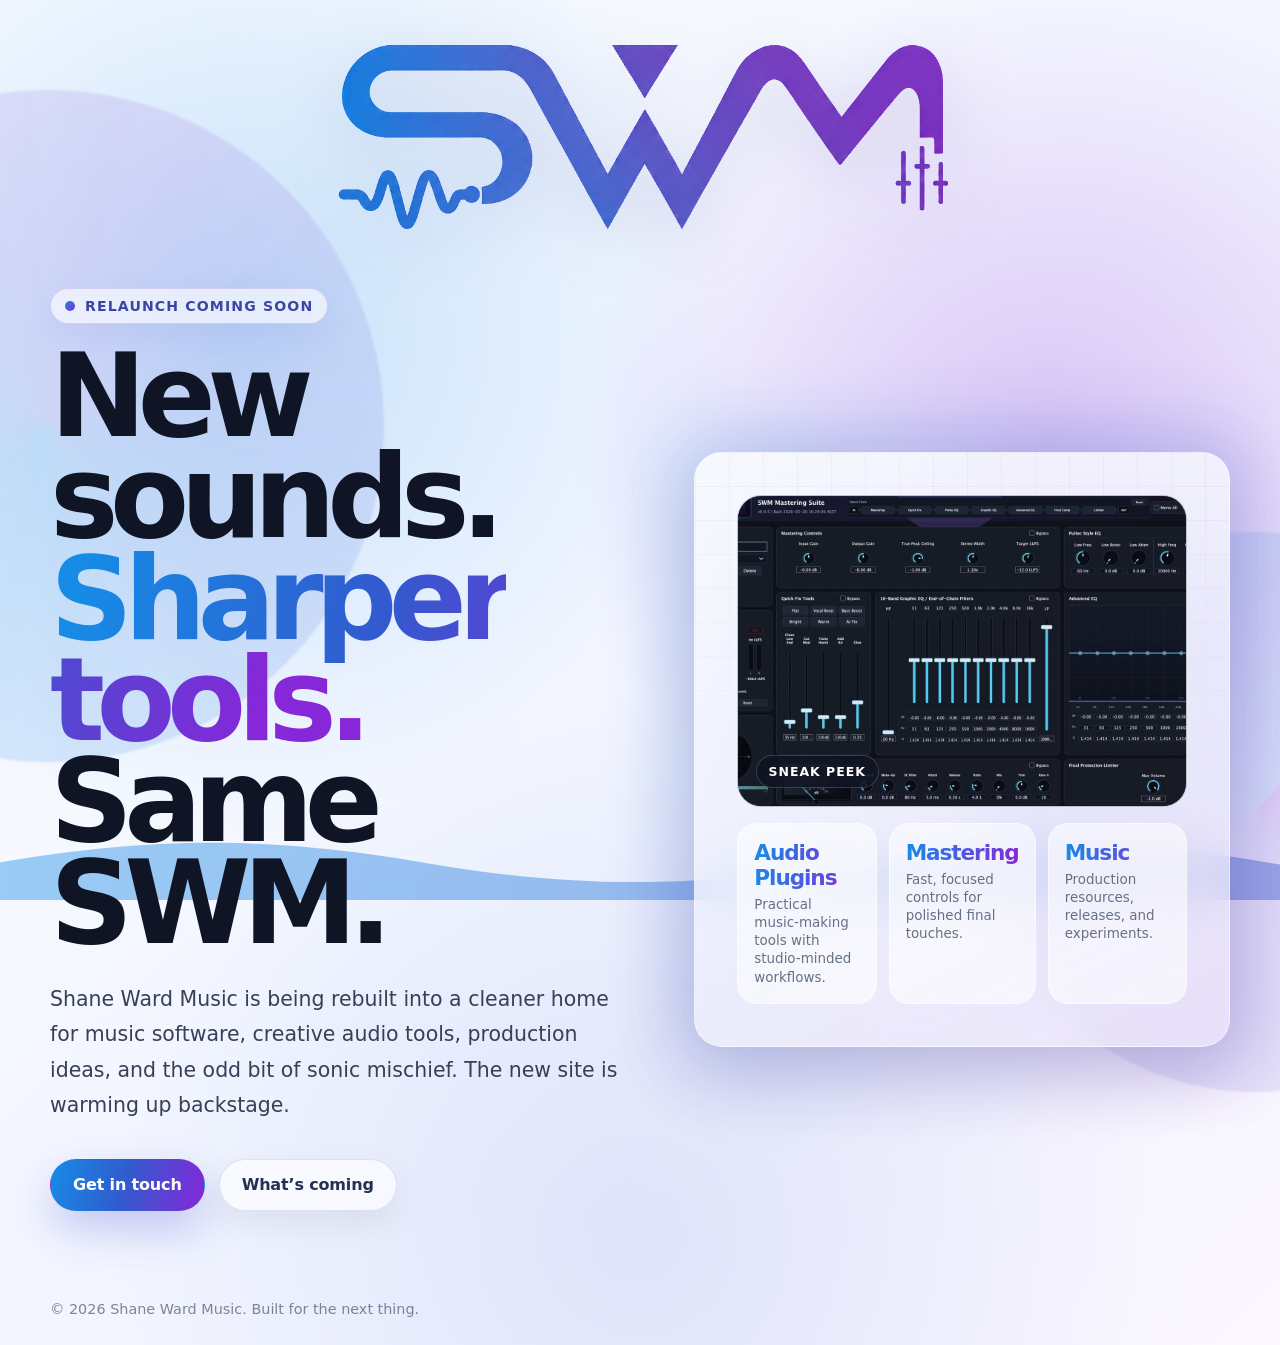
<file: index2.html>
<!doctype html>  
<html lang="en-AU">
<head>
  <meta charset="utf-8" />
  <meta name="viewport" content="width=device-width, initial-scale=1" />
  <meta name="description" content="Shane Ward Music is relaunching soon — music software, creative audio tools, and production resources." />
  <title>Shane Ward Music — Relaunch Coming Soon</title>

  <style>
    :root {
      --blue: #168CE6;
      --blue-deep: #315BCE;
      --violet: #6B38D1;
      --purple: #8627D8;
      --ink: #101525;
      --muted: #667085;
      --panel: rgba(255, 255, 255, 0.72);
      --stroke: rgba(255, 255, 255, 0.38);
      --shadow: 0 24px 80px rgba(27, 44, 104, 0.18);
      --radius: 28px;
    }

    * {
      box-sizing: border-box;
    }

    html {
      min-height: 100%;
      scroll-behavior: smooth;
    }

    body {
      margin: 0;
      min-height: 100vh;
      font-family: Inter, ui-sans-serif, system-ui, -apple-system, BlinkMacSystemFont, "Segoe UI", sans-serif;
      color: var(--ink);
      background:
        radial-gradient(circle at 18% 24%, rgba(22, 140, 230, 0.22), transparent 32rem),
        radial-gradient(circle at 82% 34%, rgba(134, 39, 216, 0.24), transparent 30rem),
        radial-gradient(circle at 50% 92%, rgba(49, 91, 206, 0.12), transparent 34rem),
        linear-gradient(135deg, #fbfcff 0%, #f3f6ff 52%, #fbf7ff 100%);
      overflow-x: hidden;
    }

    body::before,
    body::after {
      content: "";
      position: fixed;
      pointer-events: none;
      z-index: 0;
      filter: blur(1px);
      opacity: 0.62;
    }

    body::before {
      width: 42rem;
      height: 42rem;
      left: -18rem;
      top: 10vh;
      border-radius: 50%;
      background: conic-gradient(from 200deg, rgba(22, 140, 230, 0.26), rgba(134, 39, 216, 0.18), rgba(22, 140, 230, 0.26));
      animation: drift 14s ease-in-out infinite alternate;
    }

    body::after {
      width: 35rem;
      height: 35rem;
      right: -16rem;
      bottom: -12rem;
      border-radius: 50%;
      background: conic-gradient(from 40deg, rgba(134, 39, 216, 0.24), rgba(49, 91, 206, 0.16), rgba(22, 140, 230, 0.20));
      animation: drift 18s ease-in-out infinite alternate-reverse;
    }

    @keyframes drift {
      from { transform: translate3d(0, 0, 0) rotate(0deg); }
      to { transform: translate3d(4rem, -2rem, 0) rotate(18deg); }
    }

    .page {
      position: relative;
      z-index: 1;
      width: min(1180px, calc(100% - 40px));
      min-height: 100vh;
      margin: 0 auto;
      display: grid;
      grid-template-rows: auto 1fr;
      align-items: center;
      padding: 30px 0 56px;
    }

    .top-brand {
      width: 100%;
      display: flex;
      justify-content: center;
      padding: 4px 0 clamp(26px, 5vw, 54px);
    }

    .top-logo {
      width: min(620px, 78vw);
      height: auto;
      filter: drop-shadow(0 18px 34px rgba(45, 52, 138, 0.14));
    }

    .hero {
      width: 100%;
      display: grid;
      grid-template-columns: minmax(0, 1.04fr) minmax(320px, 0.96fr);
      gap: clamp(28px, 5vw, 72px);
      align-items: center;
    }

    .copy {
      max-width: 680px;
    }

    .eyebrow {
      display: inline-flex;
      align-items: center;
      gap: 10px;
      margin: 0 0 22px;
      padding: 9px 14px;
      border: 1px solid rgba(107, 56, 209, 0.18);
      border-radius: 999px;
      background: rgba(255, 255, 255, 0.62);
      backdrop-filter: blur(18px);
      box-shadow: 0 10px 30px rgba(49, 91, 206, 0.08);
      color: #3b45a5;
      font-size: 0.88rem;
      font-weight: 750;
      letter-spacing: 0.08em;
      text-transform: uppercase;
    }

    .pulse {
      width: 10px;
      height: 10px;
      border-radius: 999px;
      background: linear-gradient(135deg, var(--blue), var(--purple));
      box-shadow: 0 0 0 0 rgba(22, 140, 230, 0.55);
      animation: pulse 1.8s infinite;
    }

    @keyframes pulse {
      70% { box-shadow: 0 0 0 12px rgba(22, 140, 230, 0); }
      100% { box-shadow: 0 0 0 0 rgba(22, 140, 230, 0); }
    }

    h1 {
      margin: 0;
      font-size: clamp(3.2rem, 9vw, 7.7rem);
      line-height: 0.88;
      letter-spacing: -0.075em;
      text-wrap: balance;
    }

    .gradient-text {
      background: linear-gradient(100deg, var(--blue) 4%, var(--blue-deep) 43%, var(--purple) 86%);
      -webkit-background-clip: text;
      background-clip: text;
      color: transparent;
    }

    .subhead {
      margin: 28px 0 0;
      max-width: 54ch;
      color: #384057;
      font-size: clamp(1.06rem, 1.8vw, 1.28rem);
      line-height: 1.72;
    }

    .actions {
      display: flex;
      flex-wrap: wrap;
      gap: 14px;
      align-items: center;
      margin-top: 36px;
    }

    .button {
      display: inline-flex;
      justify-content: center;
      align-items: center;
      gap: 10px;
      min-height: 52px;
      padding: 0 22px;
      border-radius: 999px;
      border: 1px solid transparent;
      text-decoration: none;
      font-weight: 800;
      letter-spacing: -0.01em;
      transition: transform 180ms ease, box-shadow 180ms ease, border-color 180ms ease;
    }

    .button:hover {
      transform: translateY(-2px);
    }

    .button.primary {
      color: #fff;
      background: linear-gradient(105deg, var(--blue), var(--blue-deep) 48%, var(--purple));
      box-shadow: 0 18px 44px rgba(72, 73, 205, 0.28);
    }

    .button.secondary {
      color: #253153;
      background: rgba(255, 255, 255, 0.68);
      border-color: rgba(49, 91, 206, 0.15);
      box-shadow: 0 12px 34px rgba(16, 21, 37, 0.07);
      backdrop-filter: blur(18px);
    }

    .button.secondary:hover {
      border-color: rgba(134, 39, 216, 0.28);
      box-shadow: 0 16px 42px rgba(16, 21, 37, 0.1);
    }

    .panel-wrap {
      position: relative;
    }

    .panel-wrap::before {
      content: "";
      position: absolute;
      inset: -28px;
      border-radius: calc(var(--radius) + 20px);
      background: linear-gradient(135deg, rgba(22, 140, 230, 0.24), rgba(134, 39, 216, 0.24));
      filter: blur(34px);
      opacity: 0.78;
      z-index: -1;
    }

    .brand-card {
      position: relative;
      overflow: hidden;
      border: 1px solid var(--stroke);
      border-radius: var(--radius);
      background:
        linear-gradient(155deg, rgba(255, 255, 255, 0.88), rgba(255, 255, 255, 0.54)),
        linear-gradient(135deg, rgba(22, 140, 230, 0.08), rgba(134, 39, 216, 0.08));
      backdrop-filter: blur(24px);
      box-shadow: var(--shadow);
      padding: clamp(24px, 4vw, 42px);
    }

    .brand-card::before {
      content: "";
      position: absolute;
      inset: 0;
      background:
        linear-gradient(90deg, rgba(22, 140, 230, 0.08) 1px, transparent 1px),
        linear-gradient(0deg, rgba(134, 39, 216, 0.07) 1px, transparent 1px);
      background-size: 34px 34px;
      mask-image: linear-gradient(to bottom, black, transparent 78%);
      opacity: 0.8;
    }

    .preview-plate {
      position: relative;
      min-height: 310px;
      border-radius: 24px;
      background:
        linear-gradient(135deg, rgba(22, 140, 230, 0.12), rgba(134, 39, 216, 0.12)),
        rgba(10, 14, 27, 0.94);
      border: 1px solid rgba(255, 255, 255, 0.72);
      box-shadow: inset 0 1px 0 rgba(255, 255, 255, 0.35);
      overflow: hidden;
    }

    .preview-plate::after {
      content: "Sneak peek";
      position: absolute;
      left: 18px;
      bottom: 18px;
      padding: 8px 12px;
      border-radius: 999px;
      color: #ffffff;
      background: rgba(13, 18, 34, 0.66);
      border: 1px solid rgba(255, 255, 255, 0.18);
      backdrop-filter: blur(12px);
      font-size: 0.78rem;
      font-weight: 850;
      letter-spacing: 0.08em;
      text-transform: uppercase;
    }

    .preview-image {
      display: block;
      width: 100%;
      height: 100%;
      min-height: 310px;
      object-fit: cover;
      object-position: center;
      opacity: 0.94;
      transform: scale(1.01);
    }

    .card-footer {
      position: relative;
      display: grid;
      grid-template-columns: repeat(3, 1fr);
      gap: 12px;
      margin-top: 16px;
    }

    .tile {
      min-height: 96px;
      padding: 16px;
      border-radius: 20px;
      background: rgba(255, 255, 255, 0.58);
      border: 1px solid rgba(255, 255, 255, 0.56);
    }

    .tile strong {
      display: block;
      font-size: 1.35rem;
      letter-spacing: -0.05em;
      background: linear-gradient(100deg, var(--blue), var(--purple));
      -webkit-background-clip: text;
      background-clip: text;
      color: transparent;
    }

    .tile span {
      display: block;
      margin-top: 6px;
      color: var(--muted);
      font-size: 0.84rem;
      line-height: 1.35;
    }

    .wave {
      position: absolute;
      left: 0;
      right: 0;
      bottom: 0;
      height: 98px;
      opacity: 0.42;
      overflow: hidden;
    }

    .wave svg {
      width: 180%;
      height: 100%;
      animation: slide 8s linear infinite;
    }

    @keyframes slide {
      from { transform: translateX(0); }
      to { transform: translateX(-44%); }
    }

    .footer-note {
      position: relative;
      left: auto;
      right: auto;
      bottom: auto;
      margin: 34px auto 28px;
      width: min(1180px, calc(100% - 40px));
      color: rgba(56, 64, 87, 0.62);
      font-size: 0.9rem;
    }

    .footer-note a {
      color: #3b45a5;
      text-decoration: none;
      font-weight: 750;
    }

    .footer-note a:hover {
      text-decoration: underline;
    }

    @media (max-width: 880px) {
      .page {
        align-items: start;
        padding-top: 34px;
        padding-bottom: 86px;
      }

      .hero {
        grid-template-columns: 1fr;
      }

      .copy {
        max-width: none;
      }

      .brand-card {
        order: -1;
      }

      .preview-plate,
      .preview-image {
        min-height: 230px;
      }

      .card-footer {
        grid-template-columns: 1fr;
      }

      .tile {
        min-height: auto;
      }

      .footer-note {
        margin-top: 34px;
        padding-bottom: 28px;
      }
    }

    @media (max-width: 520px) {
      .page {
        width: min(100% - 24px, 1180px);
      }

      .eyebrow {
        font-size: 0.76rem;
      }

      h1 {
        font-size: clamp(3rem, 18vw, 4.75rem);
      }

      .actions {
        align-items: stretch;
      }

      .button {
        width: 100%;
      }

      .brand-card {
        padding: 16px;
      }
    }

    @media (prefers-reduced-motion: reduce) {
      *,
      *::before,
      *::after {
        animation-duration: 1ms !important;
        animation-iteration-count: 1 !important;
        scroll-behavior: auto !important;
      }
    }
  </style>
</head>

<body>
  <main class="page">
    <header class="top-brand" aria-label="Shane Ward Music">
      <img class="top-logo" src="swm-logo.png" alt="SWM logo for Shane Ward Music" />
    </header>

    <section class="hero" aria-label="Shane Ward Music relaunch coming soon">
      <div class="copy">
        <p class="eyebrow"><span class="pulse" aria-hidden="true"></span> Relaunch coming soon</p>

        <h1>
          New sounds.<br>
          <span class="gradient-text">Sharper tools.</span><br>
          Same SWM.
        </h1>

        <p class="subhead">
          Shane Ward Music is being rebuilt into a cleaner home for music software,
          creative audio tools, production ideas, and the odd bit of sonic mischief.
          The new site is warming up backstage.
        </p>

        <div class="actions" aria-label="Primary actions">
          <a class="button primary" href="mailto:hello@shanewardmusic.com">Get in touch</a>
          <a class="button secondary" href="#updates">What&rsquo;s coming</a>
        </div>
      </div>

      <aside class="panel-wrap">
        <div class="brand-card">
          <div class="preview-plate">
            <img class="preview-image" src="swm-mastering-suite-preview.jpeg" alt="Preview of the upcoming SWM Mastering Suite interface" />
          </div>

          <div class="card-footer" id="updates">
            <div class="tile">
              <strong>Audio Plugins</strong>
              <span>Practical music-making tools with studio-minded workflows.</span>
            </div>
            <div class="tile">
              <strong>Mastering</strong>
              <span>Fast, focused controls for polished final touches.</span>
            </div>
            <div class="tile">
              <strong>Music</strong>
              <span>Production resources, releases, and experiments.</span>
            </div>
          </div>
        </div>
      </aside>
    </section>
  </main>

  <div class="wave" aria-hidden="true">
    <svg viewBox="0 0 1200 120" preserveAspectRatio="none">
      <path d="M0,74 C80,42 140,42 220,74 S360,106 440,74 580,42 660,74 800,106 880,74 1020,42 1100,74 1240,106 1320,74 L1320,120 L0,120 Z" fill="url(#swmGradient)" />
      <defs>
        <linearGradient id="swmGradient" x1="0" x2="1" y1="0" y2="0">
          <stop offset="0%" stop-color="#168CE6" />
          <stop offset="50%" stop-color="#315BCE" />
          <stop offset="100%" stop-color="#8627D8" />
        </linearGradient>
      </defs>
    </svg>
  </div>

  <p class="footer-note">
    © <span id="year"></span> Shane Ward Music. Built for the next thing.
  </p>

  <script>
    document.getElementById("year").textContent = new Date().getFullYear();
  </script>
</body>
</html>
</file>
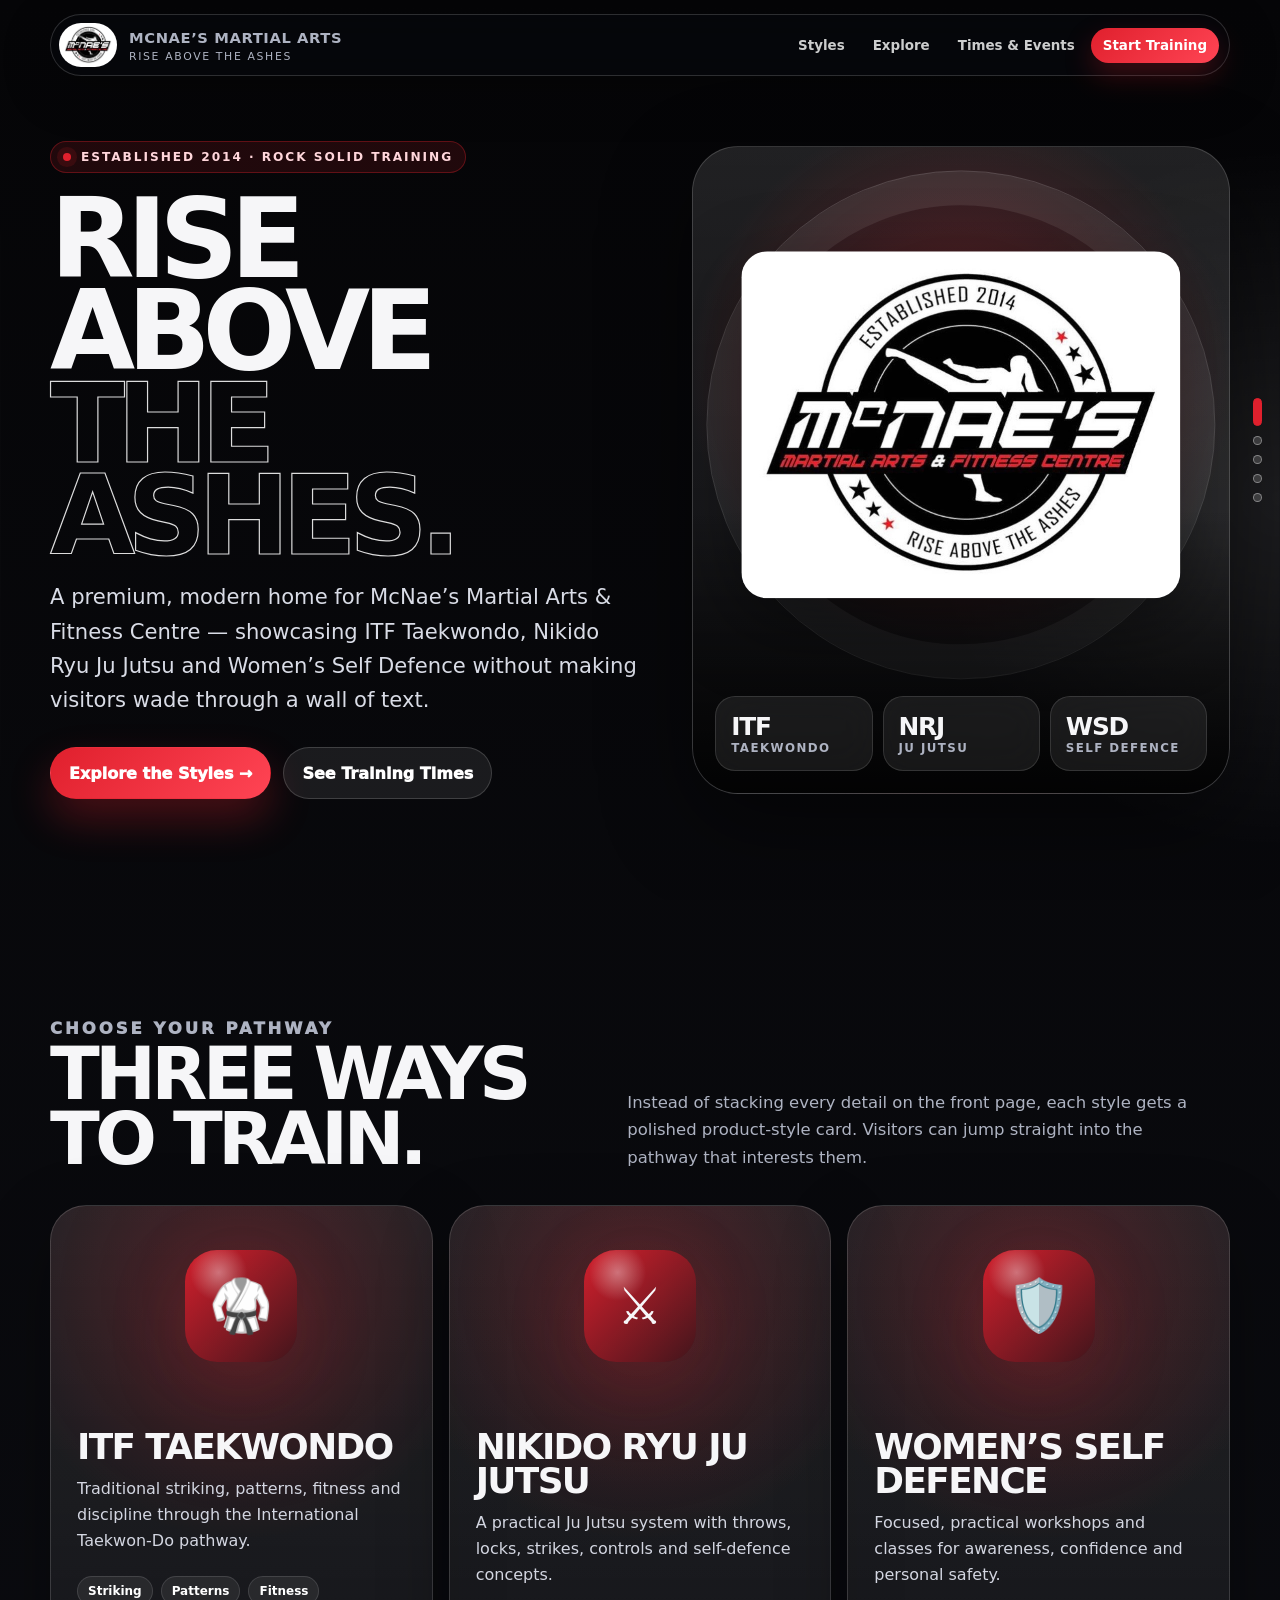
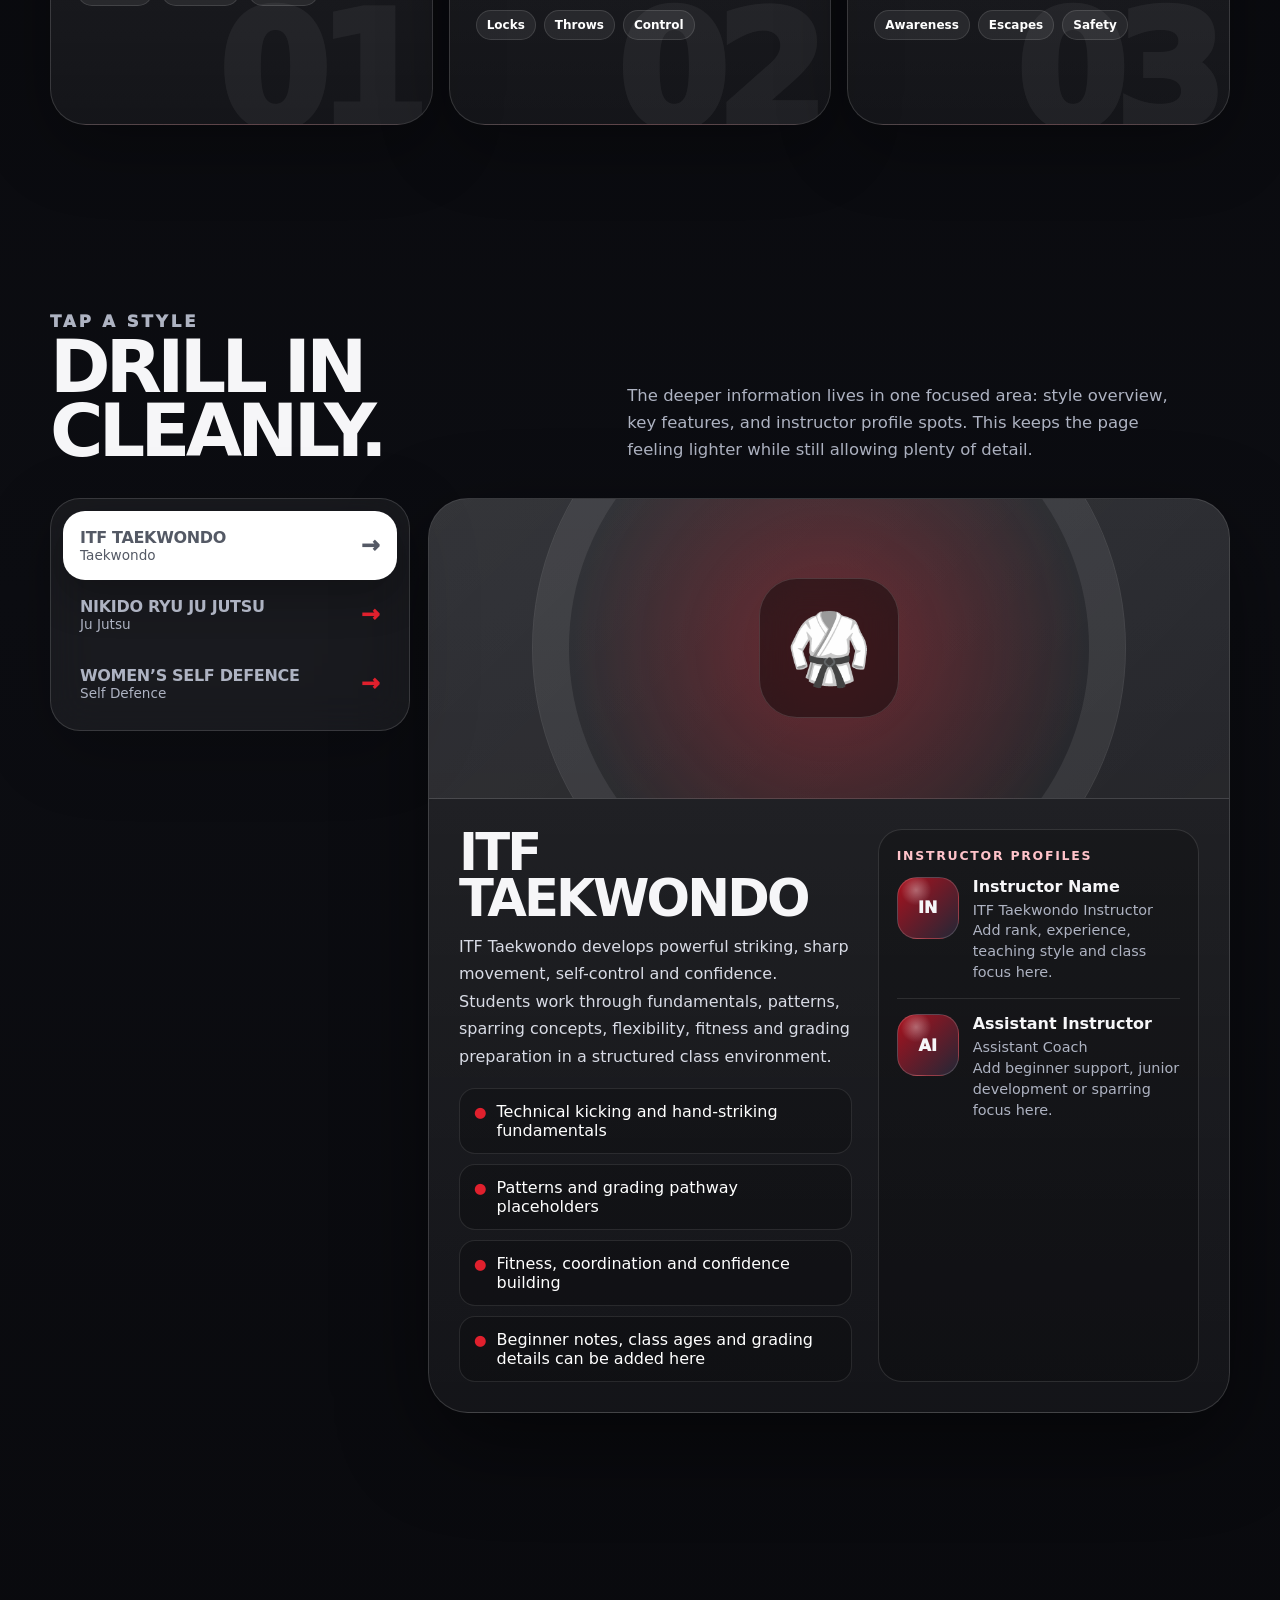
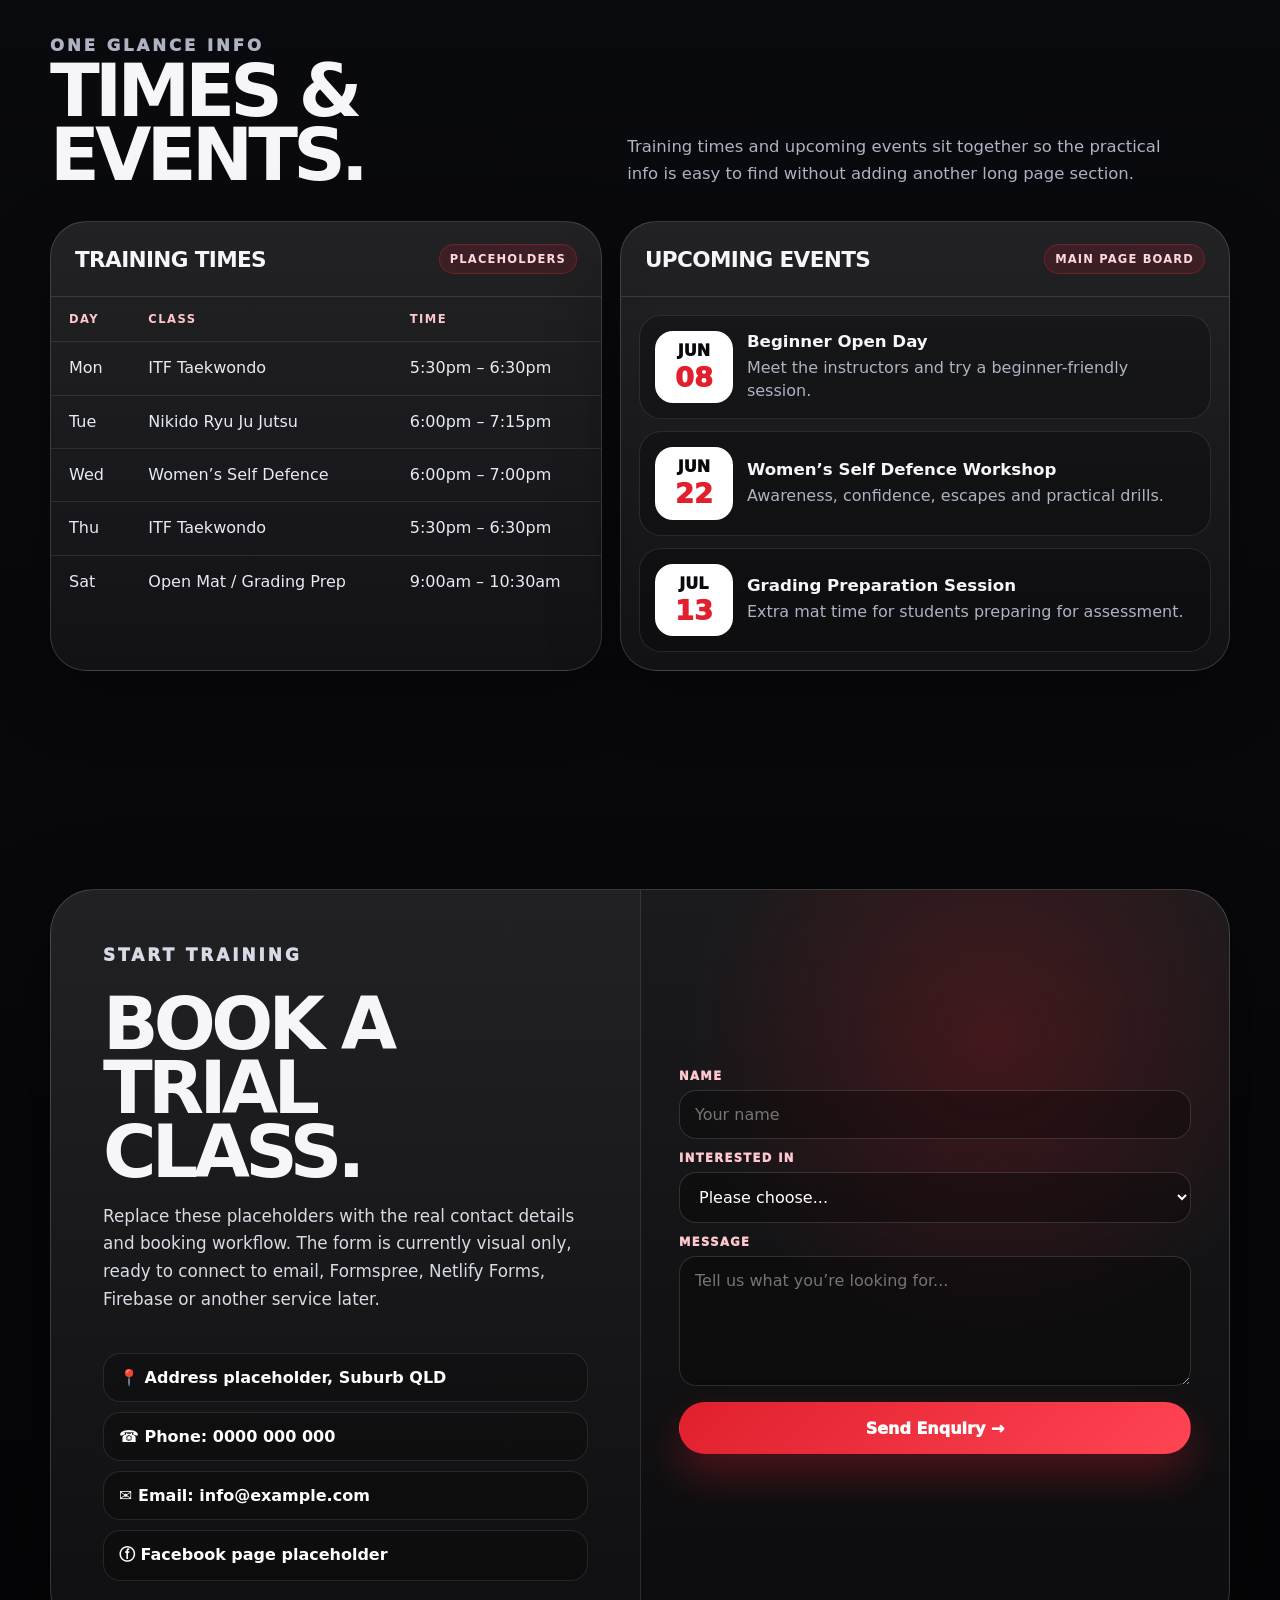
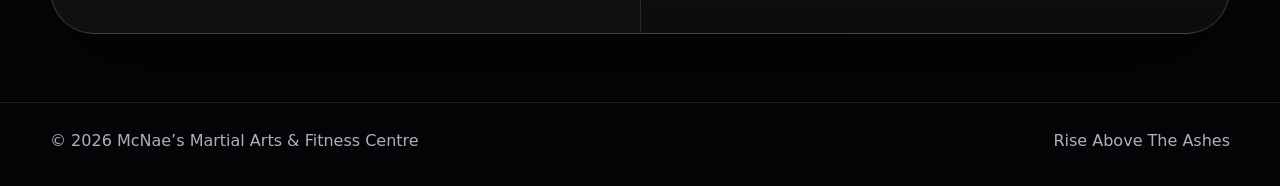
<file: mcnaes.html>
<!doctype html>
<html lang="en">
<head>
  <meta charset="utf-8" />
  <meta name="viewport" content="width=device-width, initial-scale=1" />
  <title>McNae’s Martial Arts & Fitness Centre</title>
  <meta name="description" content="McNae’s Martial Arts and Fitness Centre — ITF Taekwondo, Nikido Ryu Ju Jutsu, Women’s Self Defence, training times, instructors and upcoming events." />

  <style>
    :root {
      --black: #050507;
      --black-2: #0d0e13;
      --ink: #f6f6f8;
      --muted: #aeb3c2;
      --soft: rgba(255,255,255,.08);
      --soft-2: rgba(255,255,255,.13);
      --line: rgba(255,255,255,.15);
      --red: #e0202d;
      --red-2: #ff4454;
      --radius: 32px;
      --radius-sm: 18px;
      --max: 1180px;
      --shadow: 0 30px 90px rgba(0,0,0,.46);
    }

    * { box-sizing: border-box; }

    html {
      scroll-behavior: smooth;
      background: var(--black);
    }

    body {
      margin: 0;
      font-family: Inter, ui-sans-serif, system-ui, -apple-system, BlinkMacSystemFont, "Segoe UI", sans-serif;
      color: var(--ink);
      background:
        radial-gradient(circle at 50% -10%, rgba(224,32,45,.28), transparent 30rem),
        radial-gradient(circle at 100% 10%, rgba(255,255,255,.09), transparent 22rem),
        linear-gradient(180deg, #050507 0%, #0c0d12 44%, #050507 100%);
      overflow-x: hidden;
    }

    body::before {
      content: "";
      position: fixed;
      inset: 0;
      pointer-events: none;
      background:
        linear-gradient(90deg, rgba(255,255,255,.06) 1px, transparent 1px),
        linear-gradient(rgba(255,255,255,.05) 1px, transparent 1px);
      background-size: 54px 54px;
      mask-image: linear-gradient(to bottom, black, transparent 70%);
      opacity: .32;
      z-index: -2;
    }

    a { color: inherit; text-decoration: none; }
    button, input, select, textarea { font: inherit; }
    img { display: block; max-width: 100%; }

    .container {
      width: min(var(--max), calc(100% - 36px));
      margin: 0 auto;
    }

    .topbar {
      position: fixed;
      top: 14px;
      left: 0;
      right: 0;
      z-index: 50;
      pointer-events: none;
    }

    .nav-pill {
      width: min(var(--max), calc(100% - 28px));
      margin: 0 auto;
      min-height: 62px;
      display: flex;
      align-items: center;
      justify-content: space-between;
      gap: 18px;
      padding: 8px 10px 8px 8px;
      border: 1px solid rgba(255,255,255,.16);
      border-radius: 999px;
      background: rgba(7,8,12,.70);
      backdrop-filter: blur(24px) saturate(1.2);
      box-shadow: 0 14px 50px rgba(0,0,0,.28);
      pointer-events: auto;
    }

    .brand {
      display: flex;
      align-items: center;
      gap: 12px;
      min-width: 0;
    }

    .brand img {
      width: 58px;
      height: 44px;
      object-fit: contain;
      background: white;
      border-radius: 999px;
      padding: 2px 5px;
    }

    .brand strong {
      display: block;
      text-transform: uppercase;
      letter-spacing: .04em;
      line-height: 1;
      font-size: .92rem;
      white-space: nowrap;
    }

    .brand span {
      display: block;
      margin-top: 4px;
      color: var(--muted);
      text-transform: uppercase;
      letter-spacing: .15em;
      font-size: .68rem;
      white-space: nowrap;
    }

    .nav-links {
      display: flex;
      align-items: center;
      gap: 4px;
    }

    .nav-links a {
      padding: 10px 12px;
      border-radius: 999px;
      color: rgba(255,255,255,.80);
      font-size: .84rem;
      font-weight: 800;
      transition: .22s ease;
      white-space: nowrap;
    }

    .nav-links a:hover {
      background: rgba(255,255,255,.10);
      color: #fff;
    }

    .nav-links .cta {
      color: #fff;
      background: linear-gradient(135deg, var(--red), var(--red-2));
      box-shadow: 0 12px 28px rgba(224,32,45,.26);
    }

    .menu-btn {
      display: none;
      border: 1px solid rgba(255,255,255,.16);
      background: rgba(255,255,255,.08);
      color: #fff;
      border-radius: 999px;
      padding: 10px 13px;
      font-weight: 900;
    }

    main {
      scroll-snap-type: y proximity;
    }

    .panel {
      min-height: 100svh;
      display: grid;
      align-items: center;
      padding: 108px 0 68px;
      scroll-snap-align: start;
      position: relative;
    }

    .panel.compact {
      min-height: auto;
      padding: 92px 0;
    }

    .hero {
      overflow: hidden;
    }

    .hero-stage {
      display: grid;
      grid-template-columns: 1.05fr .95fr;
      align-items: center;
      gap: 48px;
    }

    .eyebrow {
      display: inline-flex;
      align-items: center;
      gap: 10px;
      padding: 8px 12px;
      border-radius: 999px;
      color: #ffd6db;
      background: rgba(224,32,45,.12);
      border: 1px solid rgba(224,32,45,.34);
      text-transform: uppercase;
      letter-spacing: .16em;
      font-size: .76rem;
      font-weight: 900;
    }

    .eyebrow::before {
      content: "";
      width: 8px;
      height: 8px;
      border-radius: 99px;
      background: var(--red);
      box-shadow: 0 0 0 6px rgba(224,32,45,.13);
    }

    h1 {
      margin: 20px 0 18px;
      font-size: clamp(3.4rem, 8.6vw, 8.8rem);
      line-height: .84;
      letter-spacing: -.075em;
      text-transform: uppercase;
    }

    h1 .outline {
      display: block;
      color: transparent;
      -webkit-text-stroke: 1.2px rgba(255,255,255,.86);
    }

    .lead {
      max-width: 680px;
      color: #d9dce6;
      font-size: clamp(1.05rem, 1.9vw, 1.32rem);
      line-height: 1.62;
      margin: 0;
    }

    .hero-actions {
      display: flex;
      flex-wrap: wrap;
      gap: 12px;
      margin-top: 30px;
    }

    .button {
      display: inline-flex;
      align-items: center;
      justify-content: center;
      gap: 8px;
      min-height: 52px;
      padding: 0 18px;
      border-radius: 999px;
      border: 1px solid transparent;
      color: #fff;
      font-weight: 950;
      cursor: pointer;
      transition: transform .25s ease, background .25s ease, border .25s ease, box-shadow .25s ease;
    }

    .button.primary {
      background: linear-gradient(135deg, var(--red), var(--red-2));
      box-shadow: 0 20px 42px rgba(224,32,45,.30);
    }

    .button.secondary {
      background: rgba(255,255,255,.08);
      border-color: rgba(255,255,255,.16);
    }

    .button:hover {
      transform: translateY(-2px);
    }

    .hero-product {
      position: relative;
      min-height: min(72svh, 700px);
      border-radius: 46px;
      border: 1px solid rgba(255,255,255,.16);
      background:
        radial-gradient(circle at 50% 36%, rgba(224,32,45,.38), transparent 17rem),
        linear-gradient(180deg, rgba(255,255,255,.11), rgba(255,255,255,.04));
      box-shadow: var(--shadow);
      overflow: hidden;
      transform-style: preserve-3d;
    }

    .hero-product::before {
      content: "";
      position: absolute;
      width: 82%;
      aspect-ratio: 1;
      left: 50%;
      top: 43%;
      transform: translate(-50%, -50%);
      border-radius: 50%;
      border: 34px solid rgba(255,255,255,.08);
      outline: 1px solid rgba(255,255,255,.16);
    }

    .hero-product::after {
      content: "";
      position: absolute;
      inset: auto 0 0;
      height: 44%;
      background: linear-gradient(to top, rgba(0,0,0,.86), transparent);
    }

    .hero-logo {
      position: absolute;
      width: min(82%, 460px);
      left: 50%;
      top: 43%;
      transform: translate(-50%, -50%);
      background: #fff;
      border-radius: 26px;
      padding: 14px;
      box-shadow: 0 25px 80px rgba(0,0,0,.44);
      z-index: 2;
    }

    .hero-metrics {
      position: absolute;
      left: 22px;
      right: 22px;
      bottom: 22px;
      z-index: 3;
      display: grid;
      grid-template-columns: repeat(3, 1fr);
      gap: 10px;
    }

    .metric {
      padding: 15px;
      border-radius: 20px;
      background: rgba(255,255,255,.08);
      border: 1px solid rgba(255,255,255,.12);
      backdrop-filter: blur(18px);
    }

    .metric strong {
      display: block;
      font-size: 1.55rem;
      letter-spacing: -.05em;
    }

    .metric span {
      display: block;
      color: var(--muted);
      font-size: .74rem;
      font-weight: 900;
      text-transform: uppercase;
      letter-spacing: .12em;
    }

    .section-head {
      display: grid;
      grid-template-columns: .95fr 1.05fr;
      gap: 32px;
      align-items: end;
      margin-bottom: 34px;
    }

    .kicker {
      margin: 0 0 8px;
      color: #ffbec5;
      text-transform: uppercase;
      letter-spacing: .18em;
      font-size: .75rem;
      font-weight: 950;
    }

    h2 {
      margin: 0;
      font-size: clamp(2.3rem, 5.7vw, 5.7rem);
      line-height: .88;
      letter-spacing: -.065em;
      text-transform: uppercase;
    }

    .section-head p {
      margin: 0;
      color: var(--muted);
      font-size: 1.03rem;
      line-height: 1.65;
      max-width: 560px;
    }

    .product-grid {
      display: grid;
      grid-template-columns: repeat(3, 1fr);
      gap: 16px;
    }

    .product-card {
      position: relative;
      min-height: 520px;
      padding: 26px;
      border-radius: 36px;
      border: 1px solid rgba(255,255,255,.15);
      background:
        radial-gradient(circle at 50% 18%, rgba(224,32,45,.25), transparent 15rem),
        linear-gradient(180deg, rgba(255,255,255,.105), rgba(255,255,255,.045));
      overflow: hidden;
      box-shadow: 0 22px 70px rgba(0,0,0,.30);
      transition: transform .28s ease, border-color .28s ease, background .28s ease;
      cursor: pointer;
    }

    .product-card:hover {
      transform: translateY(-8px);
      border-color: rgba(224,32,45,.62);
    }

    .product-card::before {
      content: attr(data-count);
      position: absolute;
      right: 18px;
      bottom: -30px;
      font-size: 10rem;
      line-height: 1;
      font-weight: 1000;
      letter-spacing: -.08em;
      color: rgba(255,255,255,.055);
    }

    .program-symbol {
      width: 112px;
      height: 112px;
      display: grid;
      place-items: center;
      margin: 18px auto 68px;
      border-radius: 32px;
      background:
        radial-gradient(circle at 30% 20%, rgba(255,255,255,.38), transparent 24%),
        linear-gradient(135deg, rgba(224,32,45,.92), rgba(66,20,27,.9));
      box-shadow: 0 25px 80px rgba(224,32,45,.18);
      font-size: 3.2rem;
    }

    .product-card h3 {
      margin: 0 0 12px;
      font-size: clamp(1.7rem, 2.8vw, 2.45rem);
      line-height: .95;
      letter-spacing: -.045em;
      text-transform: uppercase;
    }

    .product-card p {
      margin: 0;
      color: #d3d6e1;
      line-height: 1.62;
    }

    .pill-row {
      display: flex;
      flex-wrap: wrap;
      gap: 8px;
      margin-top: 22px;
    }

    .pill {
      padding: 7px 10px;
      border-radius: 999px;
      border: 1px solid rgba(255,255,255,.12);
      background: rgba(255,255,255,.07);
      color: #fff;
      font-size: .75rem;
      font-weight: 900;
    }

    .drill {
      display: grid;
      grid-template-columns: 360px 1fr;
      gap: 18px;
      align-items: stretch;
    }

    .style-chooser {
      position: sticky;
      top: 96px;
      align-self: start;
      padding: 12px;
      border-radius: 30px;
      border: 1px solid rgba(255,255,255,.14);
      background: rgba(255,255,255,.055);
      backdrop-filter: blur(20px);
      box-shadow: 0 20px 70px rgba(0,0,0,.22);
    }

    .style-tab {
      width: 100%;
      border: 1px solid transparent;
      border-radius: 22px;
      background: transparent;
      color: rgba(255,255,255,.72);
      display: flex;
      align-items: center;
      justify-content: space-between;
      gap: 16px;
      text-align: left;
      padding: 16px;
      cursor: pointer;
      transition: .2s ease;
    }

    .style-tab strong {
      display: block;
      font-size: 1rem;
      text-transform: uppercase;
      letter-spacing: -.02em;
    }

    .style-tab span {
      color: var(--muted);
      font-size: .85rem;
    }

    .style-tab.active {
      background: #fff;
      color: #08090d;
      box-shadow: 0 16px 40px rgba(0,0,0,.28);
    }

    .style-tab.active span {
      color: #545965;
    }

    .style-tab .arrow {
      color: var(--red);
      font-weight: 1000;
      font-size: 1.4rem;
    }

    .detail-card {
      border-radius: 40px;
      border: 1px solid rgba(255,255,255,.15);
      background:
        linear-gradient(180deg, rgba(255,255,255,.10), rgba(255,255,255,.045));
      box-shadow: var(--shadow);
      overflow: hidden;
    }

    .detail-visual {
      min-height: 300px;
      display: grid;
      place-items: center;
      background:
        radial-gradient(circle at 50% 50%, rgba(224,32,45,.35), transparent 16rem),
        linear-gradient(135deg, rgba(255,255,255,.08), rgba(255,255,255,.03));
      border-bottom: 1px solid rgba(255,255,255,.12);
      position: relative;
      overflow: hidden;
    }

    .detail-visual::after {
      content: "";
      position: absolute;
      width: min(62vw, 520px);
      aspect-ratio: 1;
      border-radius: 50%;
      border: 36px solid rgba(255,255,255,.075);
      outline: 1px solid rgba(255,255,255,.12);
    }

    .detail-visual .big-symbol {
      position: relative;
      z-index: 2;
      width: 140px;
      height: 140px;
      border-radius: 38px;
      display: grid;
      place-items: center;
      background: rgba(0,0,0,.42);
      border: 1px solid rgba(255,255,255,.14);
      font-size: 4.3rem;
      backdrop-filter: blur(18px);
    }

    .detail-body {
      padding: 30px;
      display: grid;
      grid-template-columns: 1.1fr .9fr;
      gap: 26px;
    }

    .detail-copy h3 {
      margin: 0 0 12px;
      font-size: clamp(2.1rem, 4vw, 4rem);
      line-height: .9;
      letter-spacing: -.055em;
      text-transform: uppercase;
    }

    .detail-copy p {
      margin: 0 0 18px;
      color: #d8dbe5;
      line-height: 1.72;
    }

    .feature-list {
      display: grid;
      gap: 10px;
      margin-top: 18px;
    }

    .feature {
      padding: 13px 14px;
      border-radius: 16px;
      border: 1px solid rgba(255,255,255,.10);
      background: rgba(0,0,0,.22);
      color: #fff;
      display: flex;
      gap: 10px;
      align-items: flex-start;
    }

    .feature::before {
      content: "●";
      color: var(--red);
      font-size: .9rem;
      padding-top: 2px;
    }

    .profiles {
      padding: 18px;
      border-radius: 24px;
      border: 1px solid rgba(255,255,255,.12);
      background: rgba(0,0,0,.22);
    }

    .profiles h4 {
      margin: 0 0 14px;
      color: #ffc3ca;
      text-transform: uppercase;
      letter-spacing: .14em;
      font-size: .78rem;
    }

    .profile {
      display: grid;
      grid-template-columns: 62px 1fr;
      gap: 14px;
      padding: 15px 0;
      border-top: 1px solid rgba(255,255,255,.10);
    }

    .profile:first-of-type {
      border-top: 0;
      padding-top: 0;
    }

    .avatar {
      width: 62px;
      height: 62px;
      border-radius: 20px;
      display: grid;
      place-items: center;
      background:
        radial-gradient(circle at 30% 20%, rgba(255,255,255,.35), transparent 24%),
        linear-gradient(135deg, #aa111d, #222736);
      border: 1px solid rgba(255,255,255,.16);
      font-weight: 1000;
    }

    .profile strong {
      display: block;
      margin-bottom: 4px;
    }

    .profile span {
      display: block;
      color: var(--muted);
      font-size: .9rem;
      line-height: 1.45;
    }

    .timeline {
      display: grid;
      grid-template-columns: .95fr 1.05fr;
      gap: 18px;
    }

    .glass-card {
      border-radius: 36px;
      border: 1px solid rgba(255,255,255,.15);
      background: linear-gradient(180deg, rgba(255,255,255,.10), rgba(255,255,255,.045));
      box-shadow: 0 22px 70px rgba(0,0,0,.30);
      overflow: hidden;
    }

    .glass-head {
      padding: 22px 24px;
      border-bottom: 1px solid rgba(255,255,255,.12);
      display: flex;
      justify-content: space-between;
      align-items: center;
      gap: 14px;
    }

    .glass-head h3 {
      margin: 0;
      text-transform: uppercase;
      letter-spacing: -.03em;
      font-size: 1.35rem;
    }

    .mini-tag {
      padding: 7px 10px;
      border-radius: 999px;
      border: 1px solid rgba(224,32,45,.34);
      background: rgba(224,32,45,.14);
      color: #ffd7dc;
      font-size: .72rem;
      text-transform: uppercase;
      letter-spacing: .10em;
      font-weight: 900;
      white-space: nowrap;
    }

    table {
      width: 100%;
      border-collapse: collapse;
    }

    th, td {
      text-align: left;
      padding: 15px 18px;
      border-bottom: 1px solid rgba(255,255,255,.09);
      vertical-align: top;
    }

    th {
      color: #ffc7cd;
      font-size: .72rem;
      text-transform: uppercase;
      letter-spacing: .13em;
    }

    td {
      color: #e8eaf0;
      line-height: 1.4;
    }

    tr:last-child td { border-bottom: 0; }

    .events {
      padding: 18px;
      display: grid;
      gap: 12px;
    }

    .event {
      display: grid;
      grid-template-columns: 78px 1fr;
      gap: 14px;
      align-items: center;
      padding: 15px;
      border-radius: 22px;
      background: rgba(0,0,0,.24);
      border: 1px solid rgba(255,255,255,.10);
    }

    .date {
      text-align: center;
      padding: 12px 8px;
      border-radius: 18px;
      background: #fff;
      color: #08090d;
      text-transform: uppercase;
      font-weight: 1000;
      line-height: 1;
    }

    .date span {
      display: block;
      color: var(--red);
      font-size: 1.7rem;
      margin-top: 5px;
    }

    .event h4 {
      margin: 0 0 5px;
      font-size: 1.04rem;
    }

    .event p {
      margin: 0;
      color: var(--muted);
      line-height: 1.45;
    }

    .contact-stage {
      border-radius: 44px;
      border: 1px solid rgba(255,255,255,.16);
      background:
        radial-gradient(circle at 80% 20%, rgba(224,32,45,.28), transparent 19rem),
        linear-gradient(180deg, rgba(255,255,255,.105), rgba(255,255,255,.045));
      box-shadow: var(--shadow);
      overflow: hidden;
      display: grid;
      grid-template-columns: 1fr 1fr;
    }

    .contact-copy {
      padding: clamp(28px, 5vw, 52px);
      display: flex;
      flex-direction: column;
      justify-content: center;
    }

    .contact-copy h2 {
      margin-bottom: 18px;
    }

    .contact-copy p {
      color: #d8dbe5;
      line-height: 1.65;
      margin: 0 0 22px;
      font-size: 1.05rem;
    }

    .contact-list {
      display: grid;
      gap: 10px;
      margin-top: 18px;
    }

    .contact-list div, .contact-list a {
      padding: 14px 15px;
      border-radius: 17px;
      background: rgba(0,0,0,.22);
      border: 1px solid rgba(255,255,255,.10);
      color: #fff;
      font-weight: 800;
    }

    .contact-form {
      padding: clamp(24px, 4vw, 38px);
      background: rgba(0,0,0,.20);
      border-left: 1px solid rgba(255,255,255,.12);
      display: grid;
      gap: 12px;
      align-content: center;
    }

    label {
      display: block;
      margin-bottom: 7px;
      color: #ffc8ce;
      text-transform: uppercase;
      letter-spacing: .12em;
      font-size: .72rem;
      font-weight: 950;
    }

    input, select, textarea {
      width: 100%;
      border: 1px solid rgba(255,255,255,.14);
      border-radius: 17px;
      background: rgba(0,0,0,.28);
      color: #fff;
      padding: 14px 15px;
      outline: none;
    }

    textarea {
      min-height: 130px;
      resize: vertical;
    }

    input:focus, select:focus, textarea:focus {
      border-color: rgba(224,32,45,.72);
      box-shadow: 0 0 0 4px rgba(224,32,45,.14);
    }

    .reveal {
      opacity: 1;
      transform: none;
    }

    .js-enabled .reveal {
      opacity: 0;
      transform: translateY(26px);
      transition: opacity .7s cubic-bezier(.2,.8,.2,1), transform .7s cubic-bezier(.2,.8,.2,1);
    }

    .js-enabled .reveal.visible {
      opacity: 1;
      transform: translateY(0);
    }

    .progress-dots {
      position: fixed;
      right: 18px;
      top: 50%;
      transform: translateY(-50%);
      z-index: 30;
      display: grid;
      gap: 10px;
    }

    .progress-dots a {
      width: 9px;
      height: 9px;
      border-radius: 999px;
      border: 1px solid rgba(255,255,255,.38);
      background: rgba(255,255,255,.16);
      transition: .2s ease;
    }

    .progress-dots a.active {
      height: 28px;
      background: var(--red);
      border-color: var(--red);
    }

    footer {
      padding: 28px 0 36px;
      color: var(--muted);
      border-top: 1px solid rgba(255,255,255,.11);
    }

    footer .container {
      display: flex;
      justify-content: space-between;
      gap: 18px;
      flex-wrap: wrap;
    }

    @media (max-width: 980px) {
      .hero-stage,
      .section-head,
      .drill,
      .detail-body,
      .timeline,
      .contact-stage {
        grid-template-columns: 1fr;
      }

      .style-chooser {
        position: static;
      }

      .product-grid {
        grid-template-columns: 1fr;
      }

      .product-card {
        min-height: 380px;
      }

      .program-symbol {
        margin: 0 0 42px;
      }

      .contact-form {
        border-left: 0;
        border-top: 1px solid rgba(255,255,255,.12);
      }

      .progress-dots {
        display: none;
      }
    }

    @media (max-width: 760px) {
      .topbar {
        top: 10px;
      }

      .brand span {
        display: none;
      }

      .brand strong {
        font-size: .82rem;
      }

      .menu-btn {
        display: inline-flex;
      }

      .nav-links {
        display: none;
        position: absolute;
        top: 72px;
        left: 14px;
        right: 14px;
        padding: 12px;
        border-radius: 24px;
        background: rgba(8,9,13,.96);
        border: 1px solid rgba(255,255,255,.16);
        box-shadow: var(--shadow);
      }

      .nav-links.open {
        display: grid;
      }

      .nav-links a {
        display: block;
      }

      .panel {
        min-height: auto;
        padding: 102px 0 54px;
      }

      .hero-product {
        min-height: 520px;
      }

      .hero-metrics {
        grid-template-columns: 1fr;
      }

      .metric {
        padding: 12px 14px;
      }

      .metric strong {
        font-size: 1.25rem;
      }
    }

    @media (prefers-reduced-motion: reduce) {
      * {
        scroll-behavior: auto !important;
        animation: none !important;
        transition: none !important;
      }
      .reveal {
        opacity: 1;
        transform: none;
      }
    }
  </style>
  <noscript>
    <style>
      .reveal { opacity: 1 !important; transform: none !important; }
      .nav-links { display: flex !important; }
    </style>
  </noscript>
</head>

<body>
  <script>document.body.classList.add("js-enabled");</script>
  <div class="topbar">
    <div class="nav-pill">
      <a href="#home" class="brand" aria-label="McNae’s home">
        <img src="[data-uri]" alt="McNae’s Martial Arts and Fitness Centre logo">
        <span>
          <strong>McNae’s Martial Arts</strong>
          <span>Rise Above The Ashes</span>
        </span>
      </a>

      <button class="menu-btn" id="menuBtn" type="button" aria-expanded="false" aria-controls="navLinks">Menu</button>

      <nav class="nav-links" id="navLinks" aria-label="Main navigation">
        <a href="#styles">Styles</a>
        <a href="#explore">Explore</a>
        <a href="#times-events">Times & Events</a>
        <a href="#contact" class="cta">Start Training</a>
      </nav>
    </div>
  </div>

  <div class="progress-dots" aria-label="Page sections">
    <a href="#home" class="active" aria-label="Home"></a>
    <a href="#styles" aria-label="Styles"></a>
    <a href="#explore" aria-label="Explore"></a>
    <a href="#times-events" aria-label="Times and events"></a>
    <a href="#contact" aria-label="Contact"></a>
  </div>

  <main>
    <section class="panel hero" id="home" data-section>
      <div class="container hero-stage">
        <div class="reveal">
          <div class="eyebrow">Established 2014 · Rock solid training</div>
          <h1>Rise Above<span class="outline">The Ashes.</span></h1>
          <p class="lead">
            A premium, modern home for McNae’s Martial Arts & Fitness Centre — showcasing ITF Taekwondo,
            Nikido Ryu Ju Jutsu and Women’s Self Defence without making visitors wade through a wall of text.
          </p>
          <div class="hero-actions">
            <a class="button primary" href="#styles">Explore the Styles →</a>
            <a class="button secondary" href="#times-events">See Training Times</a>
          </div>
        </div>

        <div class="hero-product reveal" aria-label="McNae’s Martial Arts visual brand panel">
          <img class="hero-logo" src="[data-uri]" alt="McNae’s Martial Arts and Fitness Centre logo">
          <div class="hero-metrics">
            <div class="metric"><strong>ITF</strong><span>Taekwondo</span></div>
            <div class="metric"><strong>NRJ</strong><span>Ju Jutsu</span></div>
            <div class="metric"><strong>WSD</strong><span>Self Defence</span></div>
          </div>
        </div>
      </div>
    </section>

    <section class="panel" id="styles" data-section>
      <div class="container">
        <div class="section-head reveal">
          <div>
            <p class="kicker">Choose your pathway</p>
            <h2>Three ways to train.</h2>
          </div>
          <p>
            Instead of stacking every detail on the front page, each style gets a polished product-style card.
            Visitors can jump straight into the pathway that interests them.
          </p>
        </div>

        <div class="product-grid reveal" id="programCards"></div>
      </div>
    </section>

    <section class="panel" id="explore" data-section>
      <div class="container">
        <div class="section-head reveal">
          <div>
            <p class="kicker">Tap a style</p>
            <h2>Drill in cleanly.</h2>
          </div>
          <p>
            The deeper information lives in one focused area: style overview, key features, and instructor profile spots.
            This keeps the page feeling lighter while still allowing plenty of detail.
          </p>
        </div>

        <div class="drill reveal">
          <aside class="style-chooser" id="styleChooser" aria-label="Choose a style"></aside>
          <article class="detail-card" id="detailCard"></article>
        </div>
      </div>
    </section>

    <section class="panel" id="times-events" data-section>
      <div class="container">
        <div class="section-head reveal">
          <div>
            <p class="kicker">One glance info</p>
            <h2>Times & events.</h2>
          </div>
          <p>
            Training times and upcoming events sit together so the practical info is easy to find without adding another long page section.
          </p>
        </div>

        <div class="timeline reveal">
          <article class="glass-card">
            <div class="glass-head">
              <h3>Training Times</h3>
              <span class="mini-tag">Placeholders</span>
            </div>
            <table aria-label="Training times">
              <thead>
                <tr>
                  <th>Day</th>
                  <th>Class</th>
                  <th>Time</th>
                </tr>
              </thead>
              <tbody>
                <tr><td>Mon</td><td>ITF Taekwondo</td><td>5:30pm – 6:30pm</td></tr>
                <tr><td>Tue</td><td>Nikido Ryu Ju Jutsu</td><td>6:00pm – 7:15pm</td></tr>
                <tr><td>Wed</td><td>Women’s Self Defence</td><td>6:00pm – 7:00pm</td></tr>
                <tr><td>Thu</td><td>ITF Taekwondo</td><td>5:30pm – 6:30pm</td></tr>
                <tr><td>Sat</td><td>Open Mat / Grading Prep</td><td>9:00am – 10:30am</td></tr>
              </tbody>
            </table>
          </article>

          <article class="glass-card">
            <div class="glass-head">
              <h3>Upcoming Events</h3>
              <span class="mini-tag">Main page board</span>
            </div>
            <div class="events">
              <div class="event">
                <div class="date">Jun<span>08</span></div>
                <div>
                  <h4>Beginner Open Day</h4>
                  <p>Meet the instructors and try a beginner-friendly session.</p>
                </div>
              </div>

              <div class="event">
                <div class="date">Jun<span>22</span></div>
                <div>
                  <h4>Women’s Self Defence Workshop</h4>
                  <p>Awareness, confidence, escapes and practical drills.</p>
                </div>
              </div>

              <div class="event">
                <div class="date">Jul<span>13</span></div>
                <div>
                  <h4>Grading Preparation Session</h4>
                  <p>Extra mat time for students preparing for assessment.</p>
                </div>
              </div>
            </div>
          </article>
        </div>
      </div>
    </section>

    <section class="panel" id="contact" data-section>
      <div class="container">
        <div class="contact-stage reveal">
          <div class="contact-copy">
            <p class="kicker">Start training</p>
            <h2>Book a trial class.</h2>
            <p>
              Replace these placeholders with the real contact details and booking workflow.
              The form is currently visual only, ready to connect to email, Formspree, Netlify Forms, Firebase or another service later.
            </p>

            <div class="contact-list">
              <div>📍 Address placeholder, Suburb QLD</div>
              <a href="tel:+61000000000">☎ Phone: 0000 000 000</a>
              <a href="mailto:info@example.com">✉ Email: info@example.com</a>
              <a href="#">ⓕ Facebook page placeholder</a>
            </div>
          </div>

          <form class="contact-form" onsubmit="event.preventDefault(); alert('Placeholder only — connect this form to your preferred service.');">
            <div>
              <label for="name">Name</label>
              <input id="name" name="name" placeholder="Your name" autocomplete="name">
            </div>

            <div>
              <label for="program">Interested in</label>
              <select id="program" name="program"></select>
            </div>

            <div>
              <label for="message">Message</label>
              <textarea id="message" name="message" placeholder="Tell us what you’re looking for..."></textarea>
            </div>

            <button class="button primary" type="submit">Send Enquiry →</button>
          </form>
        </div>
      </div>
    </section>
  </main>

  <footer>
    <div class="container">
      <span>© <span id="year"></span> McNae’s Martial Arts & Fitness Centre</span>
      <span>Rise Above The Ashes</span>
    </div>
  </footer>

  <script>
    const programs = [
      {
        name: "ITF Taekwondo",
        shortName: "Taekwondo",
        icon: "🥋",
        short: "Traditional striking, patterns, fitness and discipline through the International Taekwon-Do pathway.",
        tags: ["Striking", "Patterns", "Fitness"],
        overview: "ITF Taekwondo develops powerful striking, sharp movement, self-control and confidence. Students work through fundamentals, patterns, sparring concepts, flexibility, fitness and grading preparation in a structured class environment.",
        features: [
          "Technical kicking and hand-striking fundamentals",
          "Patterns and grading pathway placeholders",
          "Fitness, coordination and confidence building",
          "Beginner notes, class ages and grading details can be added here"
        ],
        instructors: [
          { name: "Instructor Name", role: "ITF Taekwondo Instructor", bio: "Add rank, experience, teaching style and class focus here." },
          { name: "Assistant Instructor", role: "Assistant Coach", bio: "Add beginner support, junior development or sparring focus here." }
        ]
      },
      {
        name: "Nikido Ryu Ju Jutsu",
        shortName: "Ju Jutsu",
        icon: "⚔️",
        short: "A practical Ju Jutsu system with throws, locks, strikes, controls and self-defence concepts.",
        tags: ["Locks", "Throws", "Control"],
        overview: "Nikido Ryu Ju Jutsu blends hard and soft principles through practical movement, balance disruption, locks, holds, throws and defensive responses. Use this space to explain the lineage, class structure and what students can expect.",
        features: [
          "Practical self-defence entries and escapes",
          "Joint locks, controls and takedown concepts",
          "Hard and soft principle placeholders",
          "Instructor lineage and syllabus notes can be added"
        ],
        instructors: [
          { name: "Instructor Name", role: "Nikido Ryu Ju Jutsu Instructor", bio: "Add rank, lineage, experience and teaching philosophy here." },
          { name: "Assistant Instructor", role: "Assistant Instructor", bio: "Add support role and specialist areas here." }
        ]
      },
      {
        name: "Women’s Self Defence",
        shortName: "Self Defence",
        icon: "🛡️",
        short: "Focused, practical workshops and classes for awareness, confidence and personal safety.",
        tags: ["Awareness", "Escapes", "Safety"],
        overview: "Women’s Self Defence sessions focus on practical awareness, assertive movement, boundary setting, common escape skills and confidence-building drills. This section can be adapted for short courses, workshops or recurring classes.",
        features: [
          "Situational awareness and prevention concepts",
          "Simple, practical physical responses",
          "Confidence and voice drills",
          "Workshop dates, age ranges and booking details can be added"
        ],
        instructors: [
          { name: "Instructor Name", role: "Self Defence Instructor", bio: "Add experience, qualifications and workshop focus here." },
          { name: "Guest Instructor", role: "Guest Presenter", bio: "Add specialist session notes or guest profile here." }
        ]
      }
    ];

    const programCards = document.getElementById("programCards");
    const styleChooser = document.getElementById("styleChooser");
    const detailCard = document.getElementById("detailCard");
    const programSelect = document.getElementById("program");

    function initials(name) {
      return name.split(" ").map(part => part[0]).join("").slice(0, 2).toUpperCase();
    }

    function renderProgramCards() {
      programCards.innerHTML = programs.map((program, index) => `
        <article class="product-card" data-count="${String(index + 1).padStart(2, "0")}" tabindex="0" role="button" onclick="selectProgram(${index}, true)" onkeydown="if(event.key === 'Enter') selectProgram(${index}, true)">
          <div class="program-symbol">${program.icon}</div>
          <h3>${program.name}</h3>
          <p>${program.short}</p>
          <div class="pill-row">
            ${program.tags.map(tag => `<span class="pill">${tag}</span>`).join("")}
          </div>
        </article>
      `).join("");
    }

    function renderChooser(active = 0) {
      styleChooser.innerHTML = programs.map((program, index) => `
        <button type="button" class="style-tab ${index === active ? "active" : ""}" onclick="selectProgram(${index})">
          <span>
            <strong>${program.name}</strong>
            <span>${program.shortName}</span>
          </span>
          <span class="arrow">→</span>
        </button>
      `).join("");
    }

    function renderDetail(index = 0) {
      const program = programs[index];
      detailCard.innerHTML = `
        <div class="detail-visual">
          <div class="big-symbol">${program.icon}</div>
        </div>
        <div class="detail-body">
          <div class="detail-copy">
            <h3>${program.name}</h3>
            <p>${program.overview}</p>
            <div class="feature-list">
              ${program.features.map(feature => `<div class="feature">${feature}</div>`).join("")}
            </div>
          </div>

          <aside class="profiles">
            <h4>Instructor Profiles</h4>
            ${program.instructors.map(instructor => `
              <div class="profile">
                <div class="avatar">${initials(instructor.name)}</div>
                <div>
                  <strong>${instructor.name}</strong>
                  <span>${instructor.role}</span>
                  <span>${instructor.bio}</span>
                </div>
              </div>
            `).join("")}
          </aside>
        </div>
      `;
    }

    function selectProgram(index, scroll = false) {
      renderChooser(index);
      renderDetail(index);
      if (scroll) document.getElementById("explore").scrollIntoView({ behavior: "smooth" });
    }

    function populateSelect() {
      programSelect.innerHTML = `
        <option value="">Please choose...</option>
        ${programs.map(program => `<option value="${program.name}">${program.name}</option>`).join("")}
        <option value="General enquiry">General enquiry</option>
      `;
    }

    try {
      const revealObserver = new IntersectionObserver((entries) => {
        entries.forEach(entry => {
          if (entry.isIntersecting) entry.target.classList.add("visible");
        });
      }, { threshold: .18 });

      document.querySelectorAll(".reveal").forEach(el => revealObserver.observe(el));
      setTimeout(() => {
        document.querySelectorAll(".reveal").forEach(el => el.classList.add("visible"));
      }, 900);
    } catch (error) {
      document.querySelectorAll(".reveal").forEach(el => el.classList.add("visible"));
    }

    const dots = [...document.querySelectorAll(".progress-dots a")];
    const sectionObserver = new IntersectionObserver((entries) => {
      entries.forEach(entry => {
        if (!entry.isIntersecting) return;
        dots.forEach(dot => dot.classList.toggle("active", dot.getAttribute("href") === "#" + entry.target.id));
      });
    }, { threshold: .55 });

    document.querySelectorAll("[data-section]").forEach(section => sectionObserver.observe(section));

    const menuBtn = document.getElementById("menuBtn");
    const navLinks = document.getElementById("navLinks");
    menuBtn.addEventListener("click", () => {
      const open = navLinks.classList.toggle("open");
      menuBtn.setAttribute("aria-expanded", open ? "true" : "false");
    });

    document.querySelectorAll(".nav-links a").forEach(link => {
      link.addEventListener("click", () => {
        navLinks.classList.remove("open");
        menuBtn.setAttribute("aria-expanded", "false");
      });
    });

    document.getElementById("year").textContent = new Date().getFullYear();

    renderProgramCards();
    selectProgram(0);
    populateSelect();
  </script>
</body>
</html>
</file>
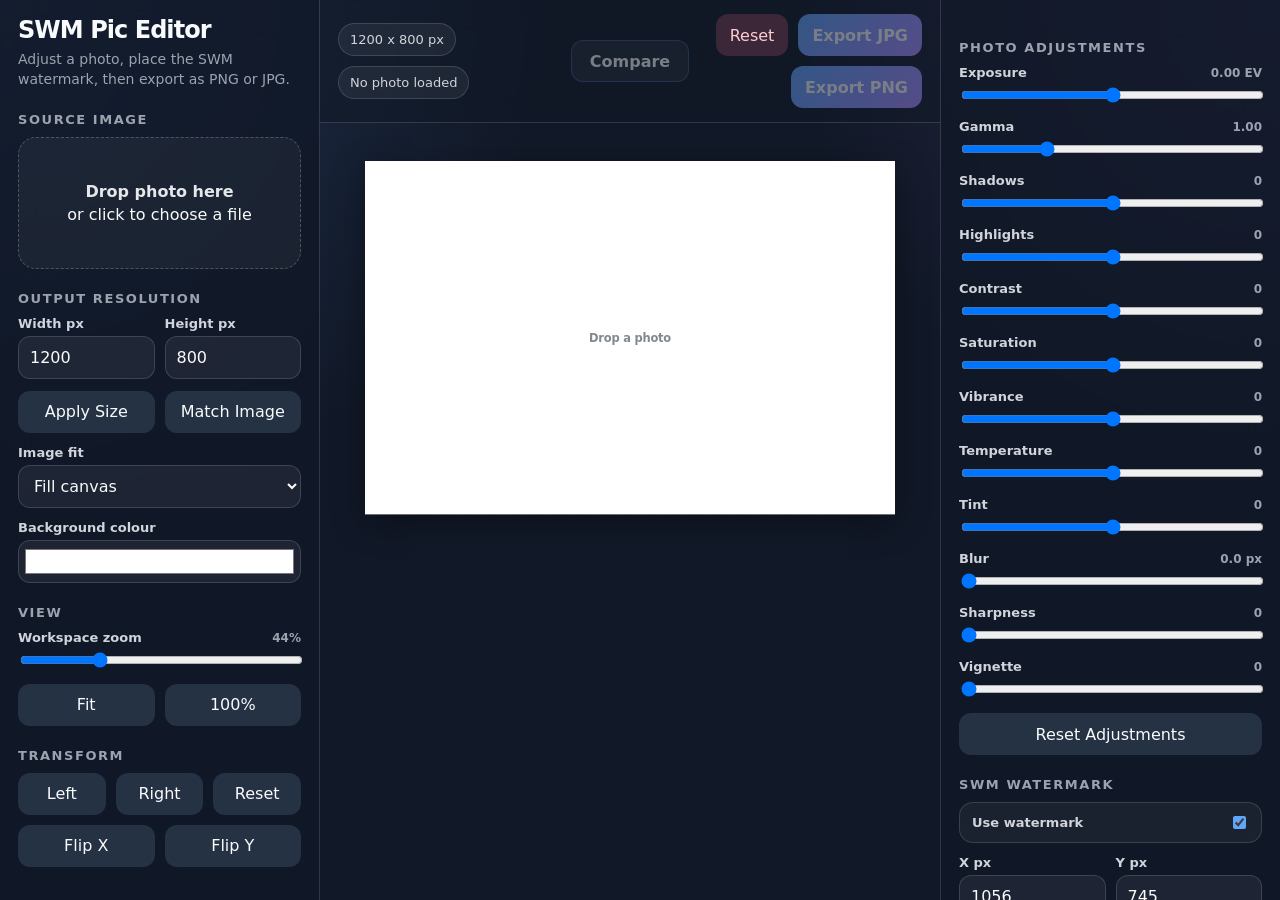
<file: picedit.html>
<!DOCTYPE html>
<html lang="en">
<head>
  <meta charset="UTF-8" />
  <meta name="viewport" content="width=device-width, initial-scale=1.0" />
  <title>SWM Pic Editor</title>
  <style>
    :root {
      --bg: #111827;
      --panel: #1f2937;
      --panel-2: #253244;
      --text: #f9fafb;
      --muted: #9ca3af;
      --accent: #60a5fa;
      --accent-2: #a78bfa;
      --danger: #fb7185;
      --border: rgba(255,255,255,0.14);
      --shadow: 0 20px 70px rgba(0,0,0,0.35);
    }

    * { box-sizing: border-box; }

    body {
      margin: 0;
      min-height: 100vh;
      background:
        radial-gradient(circle at top left, rgba(96,165,250,0.20), transparent 34rem),
        radial-gradient(circle at top right, rgba(167,139,250,0.18), transparent 30rem),
        var(--bg);
      color: var(--text);
      font-family: system-ui, -apple-system, BlinkMacSystemFont, "Segoe UI", sans-serif;
      overflow: hidden;
    }

    button, input, select { font: inherit; }

    button {
      border: 0;
      border-radius: 12px;
      padding: 10px 14px;
      color: var(--text);
      background: var(--panel-2);
      cursor: pointer;
      transition: transform 0.12s ease, background 0.12s ease, opacity 0.12s ease;
      user-select: none;
      min-height: 42px;
    }

    button:hover { transform: translateY(-1px); background: #334155; }
    button:active { transform: translateY(0); }
    button:disabled { opacity: 0.45; cursor: not-allowed; transform: none; }

    .primary {
      background: linear-gradient(135deg, var(--accent), var(--accent-2));
      font-weight: 700;
    }

    .primary:hover { background: linear-gradient(135deg, #7bb6ff, #b79bff); }
    .danger { background: rgba(251,113,133,0.18); color: #fecdd3; }
    .danger:hover { background: rgba(251,113,133,0.30); }

    .app {
      display: grid;
      grid-template-columns: 320px 1fr 340px;
      grid-template-rows: 100vh;
      gap: 0;
    }

    aside {
      background: rgba(17, 24, 39, 0.80);
      backdrop-filter: blur(18px);
      border-right: 1px solid var(--border);
      padding: 18px;
      overflow-y: auto;
    }

    aside.right {
      border-right: 0;
      border-left: 1px solid var(--border);
    }

    h1 {
      margin: 0 0 6px;
      font-size: 24px;
      letter-spacing: -0.04em;
      line-height: 1.05;
    }

    h2 {
      margin: 22px 0 10px;
      font-size: 13px;
      text-transform: uppercase;
      letter-spacing: 0.12em;
      color: var(--muted);
    }

    p {
      color: var(--muted);
      margin: 0 0 14px;
      line-height: 1.45;
      font-size: 14px;
    }

    .row {
      display: grid;
      grid-template-columns: 1fr 1fr;
      gap: 10px;
      align-items: end;
    }

    .field { margin-bottom: 12px; }

    label {
      display: flex;
      align-items: baseline;
      justify-content: space-between;
      gap: 10px;
      margin: 0 0 5px;
      color: #d1d5db;
      font-size: 13px;
      font-weight: 650;
    }

    .value {
      color: var(--muted);
      font-size: 12px;
      font-weight: 600;
      white-space: nowrap;
    }

    input[type="number"], input[type="text"], input[type="color"], select {
      width: 100%;
      border: 1px solid var(--border);
      border-radius: 12px;
      background: rgba(255,255,255,0.06);
      color: var(--text);
      padding: 10px 11px;
      outline: none;
      min-height: 43px;
    }

    input[type="color"] { height: 43px; padding: 4px; }
    input[type="range"] { width: 100%; }
    input[type="checkbox"] { accent-color: var(--accent); }

    input:focus, select:focus {
      border-color: rgba(96,165,250,0.8);
      box-shadow: 0 0 0 3px rgba(96,165,250,0.16);
    }

    .toggle {
      display: flex;
      align-items: center;
      justify-content: space-between;
      gap: 12px;
      border: 1px solid var(--border);
      border-radius: 14px;
      padding: 10px 12px;
      background: rgba(255,255,255,0.045);
      margin-bottom: 12px;
    }

    .toggle label {
      margin: 0;
      display: block;
      cursor: pointer;
    }

    .button-stack { display: grid; gap: 10px; }
    .button-row { display: grid; grid-template-columns: 1fr 1fr; gap: 10px; }
    .button-row.three { grid-template-columns: 1fr 1fr 1fr; }
    .mobile-only { display: none; }

    .file-zone {
      border: 1.5px dashed rgba(255,255,255,0.22);
      border-radius: 18px;
      padding: 18px;
      min-height: 132px;
      display: grid;
      place-items: center;
      text-align: center;
      background: rgba(255,255,255,0.045);
      transition: border-color 0.15s ease, background 0.15s ease;
    }

    .file-zone.dragging { border-color: var(--accent); background: rgba(96,165,250,0.12); }
    .file-zone strong { display: block; margin-bottom: 4px; color: #e5e7eb; }
    #photoInput { display: none; }

    main {
      position: relative;
      min-width: 0;
      display: grid;
      grid-template-rows: auto 1fr;
      overflow: hidden;
    }

    .topbar {
      display: grid;
      grid-template-columns: minmax(0, 1fr) auto minmax(0, 1fr);
      align-items: center;
      gap: 12px;
      padding: 14px 18px;
      border-bottom: 1px solid var(--border);
      background: rgba(17, 24, 39, 0.50);
      backdrop-filter: blur(15px);
    }

    .topbar .left, .topbar .center, .topbar .right-buttons {
      display: flex;
      align-items: center;
      gap: 10px;
      flex-wrap: wrap;
    }

    .topbar .center { justify-content: center; }
    .topbar .right-buttons { justify-content: flex-end; }

    .compare-button {
      min-width: 118px;
      border: 1px solid rgba(96,165,250,0.36);
      background: rgba(255,255,255,0.08);
      font-weight: 800;
    }

    .compare-button:hover {
      background: rgba(96,165,250,0.18);
    }

    .compare-button.active {
      background: linear-gradient(135deg, var(--accent), var(--accent-2));
      box-shadow: 0 12px 34px rgba(96,165,250,0.26);
    }

    .pill {
      border: 1px solid var(--border);
      border-radius: 999px;
      padding: 8px 11px;
      background: rgba(255,255,255,0.06);
      color: #d1d5db;
      font-size: 13px;
    }

    .workspace {
      position: relative;
      overflow: auto;
      padding: 38px;
    }

    .stage-wrap {
      width: max-content;
      margin: auto;
      transform-origin: top left;
    }

    #stage {
      position: relative;
      width: 1200px;
      height: 800px;
      background: #ffffff;
      background-image:
        linear-gradient(45deg, rgba(0,0,0,0.035) 25%, transparent 25%),
        linear-gradient(-45deg, rgba(0,0,0,0.035) 25%, transparent 25%),
        linear-gradient(45deg, transparent 75%, rgba(0,0,0,0.035) 75%),
        linear-gradient(-45deg, transparent 75%, rgba(0,0,0,0.035) 75%);
      background-size: 28px 28px;
      background-position: 0 0, 0 14px, 14px -14px, -14px 0px;
      box-shadow: var(--shadow);
      overflow: hidden;
      touch-action: none;
    }

    #stage.has-photo { cursor: grab; }
    #stage.panning { cursor: grabbing; }

    #previewCanvas {
      display: block;
      width: 100%;
      height: 100%;
    }

    .stage-empty {
      position: absolute;
      inset: 0;
      display: grid;
      place-items: center;
      color: rgba(17,24,39,0.52);
      font-weight: 800;
      font-size: 26px;
      letter-spacing: -0.02em;
      pointer-events: none;
    }

    #watermarkBox {
      position: absolute;
      left: 0;
      top: 0;
      width: 120px;
      height: 39px;
      transform-origin: center center;
      cursor: grab;
      user-select: none;
      touch-action: none;
      z-index: 10;
      outline: 2px solid transparent;
    }

    #watermarkBox:active { cursor: grabbing; }
    #watermarkBox.active {
      outline-color: var(--accent);
      box-shadow: 0 0 0 6px rgba(96,165,250,0.22);
    }

    #watermarkBox img {
      display: block;
      width: 100%;
      height: 100%;
      object-fit: contain;
      pointer-events: none;
      user-select: none;
    }

    .handle {
      display: none;
      position: absolute;
      width: 15px;
      height: 15px;
      border: 2px solid #fff;
      background: var(--accent);
      border-radius: 50%;
      box-shadow: 0 2px 10px rgba(0,0,0,0.35);
      z-index: 11;
    }

    #watermarkBox.active .handle { display: block; }
    .handle.nw { left: -8px; top: -8px; cursor: nwse-resize; }
    .handle.ne { right: -8px; top: -8px; cursor: nesw-resize; }
    .handle.sw { left: -8px; bottom: -8px; cursor: nesw-resize; }
    .handle.se { right: -8px; bottom: -8px; cursor: nwse-resize; }
    #stage.comparing #watermarkBox { display: none; }

    .hint {
      border: 1px solid var(--border);
      border-radius: 14px;
      padding: 12px;
      background: rgba(255,255,255,0.045);
      color: var(--muted);
      font-size: 13px;
      line-height: 1.45;
    }

    .hidden { display: none !important; }

    @media (max-width: 1120px) {
      body { overflow: auto; }
      .app { grid-template-columns: 1fr; grid-template-rows: auto auto auto; min-height: 100vh; }
      aside, aside.right { border: 0; border-bottom: 1px solid var(--border); max-height: none; }
      main { min-height: 70vh; }
      .workspace { padding: 22px; }
      .topbar {
        grid-template-columns: 1fr;
        align-items: stretch;
      }
      .topbar .left,
      .topbar .center,
      .topbar .right-buttons {
        justify-content: flex-start;
      }
      .topbar .center { justify-content: center; }
    }

    @media (max-width: 900px) and (orientation: portrait) {
      html, body {
        height: 100%;
        overflow: hidden;
      }

      body { min-height: 100dvh; }

      .app {
        height: 100dvh;
        min-height: 0;
        grid-template-columns: 1fr;
        grid-template-rows: minmax(0, 66.667dvh) minmax(0, 33.333dvh);
        overflow: hidden;
      }

      .app > aside:not(.right) { display: none; }

      main {
        grid-row: 1;
        min-height: 0;
        height: auto;
        grid-template-rows: auto minmax(0, 1fr);
        border-bottom: 1px solid var(--border);
      }

      aside.right {
        grid-row: 2;
        height: auto;
        min-height: 0;
        max-height: none;
        overflow-y: auto;
        -webkit-overflow-scrolling: touch;
        border: 0;
        padding: 12px 14px calc(16px + env(safe-area-inset-bottom));
      }

      aside.right h2:first-child { margin-top: 0; }
      aside.right h2 { margin: 16px 0 8px; font-size: 12px; }
      aside.right .field { margin-bottom: 10px; }

      .topbar {
        align-items: stretch;
        padding: 8px 10px;
        gap: 8px;
      }

      .topbar .left,
      .topbar .center,
      .topbar .right-buttons {
        gap: 6px;
        flex-wrap: nowrap;
        overflow-x: auto;
        padding-bottom: 2px;
      }

      .pill {
        flex: 0 0 auto;
        padding: 6px 8px;
        font-size: 11px;
        white-space: nowrap;
      }

      button {
        min-height: 36px;
        padding: 8px 10px;
        border-radius: 10px;
      }

      .topbar button { flex: 0 0 auto; }
      .mobile-only { display: inline-flex; align-items: center; justify-content: center; }
      .workspace { display: grid; place-items: center; overflow: hidden; padding: 12px; }
      .stage-wrap { margin: auto; }
      label { font-size: 12px; }
    }
  </style>
</head>
<body>
  <div class="app">
    <aside>
      <h1>SWM Pic Editor</h1>
      <p>Adjust a photo, place the SWM watermark, then export as PNG or JPG.</p>

      <h2>Source image</h2>
      <div id="dropZone" class="file-zone">
        <div>
          <strong>Drop photo here</strong>
          <span>or click to choose a file</span>
        </div>
      </div>
      <input id="photoInput" type="file" accept="image/*" />

      <h2>Output resolution</h2>
      <div class="row">
        <div class="field">
          <label for="canvasWidth">Width px</label>
          <input id="canvasWidth" type="number" min="50" max="8000" step="1" value="1200" />
        </div>
        <div class="field">
          <label for="canvasHeight">Height px</label>
          <input id="canvasHeight" type="number" min="50" max="8000" step="1" value="800" />
        </div>
      </div>
      <div class="button-row">
        <button id="applySize">Apply Size</button>
        <button id="matchImage">Match Image</button>
      </div>

      <div class="field" style="margin-top: 12px;">
        <label for="fitMode">Image fit</label>
        <select id="fitMode">
          <option value="cover">Fill canvas</option>
          <option value="contain">Fit inside</option>
          <option value="stretch">Stretch</option>
        </select>
      </div>

      <div class="field">
        <label for="bgColor">Background colour</label>
        <input id="bgColor" type="color" value="#ffffff" />
      </div>

      <h2>View</h2>
      <div class="field">
        <label for="zoom">Workspace zoom <span id="zoomValue" class="value">70%</span></label>
        <input id="zoom" type="range" min="5" max="150" value="70" />
      </div>
      <div class="button-row">
        <button id="zoomFit">Fit</button>
        <button id="zoom100">100%</button>
      </div>

      <h2>Transform</h2>
      <div class="button-row three">
        <button id="rotateLeft">Left</button>
        <button id="rotateRight">Right</button>
        <button id="resetTransform">Reset</button>
      </div>
      <div class="button-row" style="margin-top: 10px;">
        <button id="flipX">Flip X</button>
        <button id="flipY">Flip Y</button>
      </div>
    </aside>

    <main>
      <div class="topbar">
        <div class="left">
          <span id="sizePill" class="pill">1200 x 800 px</span>
          <span id="filePill" class="pill">No photo loaded</span>
        </div>
        <div class="center">
          <button id="compareOriginal" class="compare-button" type="button" aria-pressed="false" title="Hold to view the original" disabled>Compare</button>
        </div>
        <div class="right-buttons">
          <button id="mobileOpenPhoto" class="mobile-only">Open Photo</button>
          <button id="resetAll" class="danger">Reset</button>
          <button id="exportJpg" class="primary" disabled>Export JPG</button>
          <button id="exportPng" class="primary" disabled>Export PNG</button>
        </div>
      </div>
      <div id="workspace" class="workspace">
        <div id="stageWrap" class="stage-wrap">
          <div id="stage" aria-label="Photo editing canvas">
            <canvas id="previewCanvas" width="1200" height="800"></canvas>
            <div id="watermarkBox" class="active hidden" aria-label="SWM watermark layer">
              <img id="watermarkImage" src="swm-logo.png" alt="SWM watermark" />
              <div class="handle nw" data-action="resize" data-corner="nw"></div>
              <div class="handle ne" data-action="resize" data-corner="ne"></div>
              <div class="handle sw" data-action="resize" data-corner="sw"></div>
              <div class="handle se" data-action="resize" data-corner="se"></div>
            </div>
            <div id="emptyStage" class="stage-empty">Drop a photo</div>
          </div>
        </div>
      </div>
    </main>

    <aside class="right">
      <h2>Photo adjustments</h2>
      <div class="field">
        <label for="exposure">Exposure <span id="exposureValue" class="value">0.00 EV</span></label>
        <input id="exposure" type="range" min="-2" max="2" step="0.01" value="0" />
      </div>
      <div class="field">
        <label for="gamma">Gamma <span id="gammaValue" class="value">1.00</span></label>
        <input id="gamma" type="range" min="0.25" max="3" step="0.01" value="1" />
      </div>
      <div class="field">
        <label for="shadows">Shadows <span id="shadowsValue" class="value">0</span></label>
        <input id="shadows" type="range" min="-100" max="100" step="1" value="0" />
      </div>
      <div class="field">
        <label for="highlights">Highlights <span id="highlightsValue" class="value">0</span></label>
        <input id="highlights" type="range" min="-100" max="100" step="1" value="0" />
      </div>
      <div class="field">
        <label for="contrast">Contrast <span id="contrastValue" class="value">0</span></label>
        <input id="contrast" type="range" min="-100" max="100" step="1" value="0" />
      </div>
      <div class="field">
        <label for="saturation">Saturation <span id="saturationValue" class="value">0</span></label>
        <input id="saturation" type="range" min="-100" max="100" step="1" value="0" />
      </div>
      <div class="field">
        <label for="vibrance">Vibrance <span id="vibranceValue" class="value">0</span></label>
        <input id="vibrance" type="range" min="-100" max="100" step="1" value="0" />
      </div>
      <div class="field">
        <label for="temperature">Temperature <span id="temperatureValue" class="value">0</span></label>
        <input id="temperature" type="range" min="-100" max="100" step="1" value="0" />
      </div>
      <div class="field">
        <label for="tint">Tint <span id="tintValue" class="value">0</span></label>
        <input id="tint" type="range" min="-100" max="100" step="1" value="0" />
      </div>
      <div class="field">
        <label for="blur">Blur <span id="blurValue" class="value">0.0 px</span></label>
        <input id="blur" type="range" min="0" max="12" step="0.1" value="0" />
      </div>
      <div class="field">
        <label for="sharpness">Sharpness <span id="sharpnessValue" class="value">0</span></label>
        <input id="sharpness" type="range" min="0" max="100" step="1" value="0" />
      </div>
      <div class="field">
        <label for="vignette">Vignette <span id="vignetteValue" class="value">0</span></label>
        <input id="vignette" type="range" min="0" max="100" step="1" value="0" />
      </div>
      <button id="resetAdjustments" style="width: 100%;">Reset Adjustments</button>

      <h2>SWM watermark</h2>
      <div class="toggle">
        <label for="watermarkEnabled">Use watermark</label>
        <input id="watermarkEnabled" type="checkbox" checked />
      </div>
      <div class="row">
        <div class="field">
          <label for="watermarkX">X px</label>
          <input id="watermarkX" type="number" step="1" value="1056" />
        </div>
        <div class="field">
          <label for="watermarkY">Y px</label>
          <input id="watermarkY" type="number" step="1" value="745" />
        </div>
      </div>
      <div class="field">
        <label for="watermarkSize">Size <span id="watermarkSizeValue" class="value">10%</span></label>
        <input id="watermarkSize" type="range" min="1" max="60" step="0.5" value="10" />
      </div>
      <div class="field">
        <label for="watermarkOpacity">Opacity <span id="watermarkOpacityValue" class="value">100%</span></label>
        <input id="watermarkOpacity" type="range" min="0" max="100" step="1" value="100" />
      </div>
      <div class="field">
        <label for="watermarkRotation">Rotation <span id="watermarkRotationValue" class="value">0 deg</span></label>
        <input id="watermarkRotation" type="range" min="-180" max="180" step="1" value="0" />
      </div>
      <div class="button-row">
        <button id="resetWatermark">Reset Mark</button>
        <button id="centerWatermark">Center</button>
      </div>

      <h2>JPG export</h2>
      <div class="field">
        <label for="jpgQuality">Quality <span id="jpgQualityValue" class="value">92%</span></label>
        <input id="jpgQuality" type="range" min="40" max="100" step="1" value="92" />
      </div>
    </aside>
  </div>

  <script>
    const stage = document.getElementById('stage');
    const stageWrap = document.getElementById('stageWrap');
    const workspace = document.getElementById('workspace');
    const previewCanvas = document.getElementById('previewCanvas');
    const previewCtx = previewCanvas.getContext('2d', { willReadFrequently: true });
    const dropZone = document.getElementById('dropZone');
    const photoInput = document.getElementById('photoInput');
    const watermarkBox = document.getElementById('watermarkBox');
    const watermarkImage = document.getElementById('watermarkImage');
    const emptyStage = document.getElementById('emptyStage');

    const defaults = {
      exposure: 0,
      gamma: 1,
      shadows: 0,
      highlights: 0,
      contrast: 0,
      saturation: 0,
      vibrance: 0,
      temperature: 0,
      tint: 0,
      blur: 0,
      sharpness: 0,
      vignette: 0
    };

    const PREVIEW_MAX_EDGE = 2200;
    const PREVIEW_MAX_PIXELS = 2400000;

    const state = {
      width: 1200,
      height: 800,
      bgColor: '#ffffff',
      fitMode: 'cover',
      zoom: 0.7,
      preview: {
        width: 1200,
        height: 800,
        scale: 1
      },
      source: null,
      rotation: 0,
      flipX: false,
      flipY: false,
      imageOffsetX: 0,
      imageOffsetY: 0,
      adjustments: { ...defaults },
      watermark: {
        enabled: true,
        x: 1056,
        y: 745,
        w: 120,
        h: 38.7,
        opacity: 1,
        rotation: 0,
        custom: false
      },
      drag: null,
      imageDrag: null,
      comparing: false,
      renderQueued: false,
      exporting: false
    };

    const els = {
      canvasWidth: document.getElementById('canvasWidth'),
      canvasHeight: document.getElementById('canvasHeight'),
      applySize: document.getElementById('applySize'),
      matchImage: document.getElementById('matchImage'),
      fitMode: document.getElementById('fitMode'),
      bgColor: document.getElementById('bgColor'),
      zoom: document.getElementById('zoom'),
      zoomValue: document.getElementById('zoomValue'),
      zoomFit: document.getElementById('zoomFit'),
      zoom100: document.getElementById('zoom100'),
      rotateLeft: document.getElementById('rotateLeft'),
      rotateRight: document.getElementById('rotateRight'),
      resetTransform: document.getElementById('resetTransform'),
      flipX: document.getElementById('flipX'),
      flipY: document.getElementById('flipY'),
      sizePill: document.getElementById('sizePill'),
      filePill: document.getElementById('filePill'),
      compareOriginal: document.getElementById('compareOriginal'),
      mobileOpenPhoto: document.getElementById('mobileOpenPhoto'),
      resetAll: document.getElementById('resetAll'),
      exportJpg: document.getElementById('exportJpg'),
      exportPng: document.getElementById('exportPng'),
      exposure: document.getElementById('exposure'),
      gamma: document.getElementById('gamma'),
      shadows: document.getElementById('shadows'),
      highlights: document.getElementById('highlights'),
      contrast: document.getElementById('contrast'),
      saturation: document.getElementById('saturation'),
      vibrance: document.getElementById('vibrance'),
      temperature: document.getElementById('temperature'),
      tint: document.getElementById('tint'),
      blur: document.getElementById('blur'),
      sharpness: document.getElementById('sharpness'),
      vignette: document.getElementById('vignette'),
      resetAdjustments: document.getElementById('resetAdjustments'),
      exposureValue: document.getElementById('exposureValue'),
      gammaValue: document.getElementById('gammaValue'),
      shadowsValue: document.getElementById('shadowsValue'),
      highlightsValue: document.getElementById('highlightsValue'),
      contrastValue: document.getElementById('contrastValue'),
      saturationValue: document.getElementById('saturationValue'),
      vibranceValue: document.getElementById('vibranceValue'),
      temperatureValue: document.getElementById('temperatureValue'),
      tintValue: document.getElementById('tintValue'),
      blurValue: document.getElementById('blurValue'),
      sharpnessValue: document.getElementById('sharpnessValue'),
      vignetteValue: document.getElementById('vignetteValue'),
      watermarkEnabled: document.getElementById('watermarkEnabled'),
      watermarkX: document.getElementById('watermarkX'),
      watermarkY: document.getElementById('watermarkY'),
      watermarkSize: document.getElementById('watermarkSize'),
      watermarkSizeValue: document.getElementById('watermarkSizeValue'),
      watermarkOpacity: document.getElementById('watermarkOpacity'),
      watermarkOpacityValue: document.getElementById('watermarkOpacityValue'),
      watermarkRotation: document.getElementById('watermarkRotation'),
      watermarkRotationValue: document.getElementById('watermarkRotationValue'),
      resetWatermark: document.getElementById('resetWatermark'),
      centerWatermark: document.getElementById('centerWatermark'),
      jpgQuality: document.getElementById('jpgQuality'),
      jpgQualityValue: document.getElementById('jpgQualityValue')
    };

    const adjustmentInputs = [
      'exposure',
      'gamma',
      'shadows',
      'highlights',
      'contrast',
      'saturation',
      'vibrance',
      'temperature',
      'tint',
      'blur',
      'sharpness',
      'vignette'
    ];

    function clamp(value, min, max) {
      return Math.max(min, Math.min(max, value));
    }

    function loadImage(src) {
      return new Promise((resolve, reject) => {
        const img = new Image();
        img.onload = () => resolve(img);
        img.onerror = reject;
        img.src = src;
      });
    }

    function releaseCurrentSource() {
      if (state.source?.objectUrl) URL.revokeObjectURL(state.source.src);
    }

    function updatePreviewResolution() {
      const pixels = state.width * state.height;
      const scale = Math.min(
        1,
        PREVIEW_MAX_EDGE / state.width,
        PREVIEW_MAX_EDGE / state.height,
        Math.sqrt(PREVIEW_MAX_PIXELS / pixels)
      );
      const width = Math.max(1, Math.round(state.width * scale));
      const height = Math.max(1, Math.round(state.height * scale));
      state.preview = { width, height, scale };
      if (previewCanvas.width !== width) previewCanvas.width = width;
      if (previewCanvas.height !== height) previewCanvas.height = height;
      previewCtx.imageSmoothingEnabled = true;
      previewCtx.imageSmoothingQuality = 'high';
    }

    async function loadPhoto(file) {
      if (!file || !file.type.startsWith('image/')) return;
      const src = URL.createObjectURL(file);
      let img;
      try {
        img = await loadImage(src);
      } catch (error) {
        URL.revokeObjectURL(src);
        alert('That image could not be loaded.');
        return;
      }
      releaseCurrentSource();
      state.source = {
        name: file.name || 'photo',
        src,
        img,
        naturalWidth: img.naturalWidth,
        naturalHeight: img.naturalHeight,
        objectUrl: true
      };
      state.imageOffsetX = 0;
      state.imageOffsetY = 0;
      stage.classList.add('has-photo');
      setCanvasSize(img.naturalWidth, img.naturalHeight, { resetWatermark: true });
      els.filePill.textContent = `${state.source.name}`;
      emptyStage.classList.add('hidden');
      setExporting(false);
      fitZoom();
      queueRender();
    }

    function setCanvasSize(width, height, options = {}) {
      state.width = clamp(Math.round(width) || 1200, 50, 8000);
      state.height = clamp(Math.round(height) || 800, 50, 8000);
      els.canvasWidth.value = state.width;
      els.canvasHeight.value = state.height;
      updatePreviewResolution();
      stage.style.width = state.width + 'px';
      stage.style.height = state.height + 'px';
      els.sizePill.textContent = `${state.width} x ${state.height} px`;
      if (options.resetWatermark || !state.watermark.custom) resetWatermarkPlacement();
      updateZoom();
      queueRender();
    }

    function updateZoom() {
      stageWrap.style.transform = `scale(${state.zoom})`;
      stageWrap.style.width = state.width * state.zoom + 'px';
      stageWrap.style.height = state.height * state.zoom + 'px';
      els.zoom.value = Math.round(state.zoom * 100);
      els.zoomValue.textContent = `${Math.round(state.zoom * 100)}%`;
    }

    function fitZoom() {
      const pad = 90;
      const availableW = Math.max(200, workspace.clientWidth - pad);
      const availableH = Math.max(200, workspace.clientHeight - pad);
      state.zoom = clamp(Math.min(availableW / state.width, availableH / state.height), 0.05, 1.5);
      updateZoom();
    }

    function resetWatermarkPlacement() {
      const ratio = watermarkImage.naturalHeight && watermarkImage.naturalWidth
        ? watermarkImage.naturalHeight / watermarkImage.naturalWidth
        : 322 / 999;
      const w = Math.max(24, state.width * 0.10);
      const h = w * ratio;
      const padX = state.width * 0.02;
      const padY = state.height * 0.02;
      state.watermark.x = Math.round(state.width - w - padX);
      state.watermark.y = Math.round(state.height - h - padY);
      state.watermark.w = w;
      state.watermark.h = h;
      state.watermark.opacity = 1;
      state.watermark.rotation = 0;
      state.watermark.custom = false;
      syncWatermarkControls();
      updateWatermarkElement();
    }

    function centerWatermark() {
      state.watermark.x = Math.round((state.width - state.watermark.w) / 2);
      state.watermark.y = Math.round((state.height - state.watermark.h) / 2);
      state.watermark.custom = true;
      syncWatermarkControls();
      updateWatermarkElement();
    }

    function updateWatermarkElement() {
      const wm = state.watermark;
      watermarkBox.classList.toggle('hidden', !wm.enabled || !state.source);
      watermarkBox.style.width = wm.w + 'px';
      watermarkBox.style.height = wm.h + 'px';
      watermarkBox.style.opacity = wm.opacity;
      watermarkBox.style.transform = `translate(${wm.x}px, ${wm.y}px) rotate(${wm.rotation}deg)`;
    }

    function syncWatermarkControls() {
      const wm = state.watermark;
      els.watermarkEnabled.checked = wm.enabled;
      els.watermarkX.value = Math.round(wm.x);
      els.watermarkY.value = Math.round(wm.y);
      els.watermarkSize.value = clamp((wm.w / state.width) * 100, 1, 60).toFixed(1);
      els.watermarkSizeValue.textContent = `${Number(els.watermarkSize.value).toFixed(1).replace('.0', '')}%`;
      els.watermarkOpacity.value = Math.round(wm.opacity * 100);
      els.watermarkOpacityValue.textContent = `${Math.round(wm.opacity * 100)}%`;
      els.watermarkRotation.value = Math.round(wm.rotation);
      els.watermarkRotationValue.textContent = `${Math.round(wm.rotation)} deg`;
    }

    function syncAdjustmentLabels() {
      els.exposureValue.textContent = `${state.adjustments.exposure.toFixed(2)} EV`;
      els.gammaValue.textContent = state.adjustments.gamma.toFixed(2);
      els.shadowsValue.textContent = Math.round(state.adjustments.shadows);
      els.highlightsValue.textContent = Math.round(state.adjustments.highlights);
      els.contrastValue.textContent = Math.round(state.adjustments.contrast);
      els.saturationValue.textContent = Math.round(state.adjustments.saturation);
      els.vibranceValue.textContent = Math.round(state.adjustments.vibrance);
      els.temperatureValue.textContent = Math.round(state.adjustments.temperature);
      els.tintValue.textContent = Math.round(state.adjustments.tint);
      els.blurValue.textContent = `${state.adjustments.blur.toFixed(1)} px`;
      els.sharpnessValue.textContent = Math.round(state.adjustments.sharpness);
      els.vignetteValue.textContent = Math.round(state.adjustments.vignette);
    }

    function queueRender() {
      if (state.renderQueued) return;
      state.renderQueued = true;
      requestAnimationFrame(() => {
        state.renderQueued = false;
        renderPreview();
      });
    }

    function renderPreview() {
      renderBaseToContext(previewCtx, state.preview.width, state.preview.height, {
        applyAdjustments: !state.comparing
      });
    }

    function renderBaseToContext(ctx, width, height, options = {}) {
      const applyPhotoAdjustments = options.applyAdjustments !== false;
      const adjustments = applyPhotoAdjustments ? state.adjustments : defaults;
      const renderScale = Math.min(width / state.width, height / state.height);
      ctx.save();
      ctx.clearRect(0, 0, width, height);
      ctx.fillStyle = state.bgColor;
      ctx.fillRect(0, 0, width, height);

      if (!state.source) {
        ctx.restore();
        return;
      }

      const blur = adjustments.blur * renderScale;
      ctx.imageSmoothingEnabled = true;
      ctx.imageSmoothingQuality = 'high';
      ctx.filter = blur > 0 ? `blur(${blur}px)` : 'none';
      drawImageFitted(ctx, state.source.img, width, height);
      ctx.filter = 'none';
      ctx.restore();

      if (applyPhotoAdjustments && needsPixelAdjustments(adjustments)) applyAdjustments(ctx, width, height, adjustments);
    }

    function needsPixelAdjustments(adjustments = state.adjustments) {
      const adj = adjustments;
      return adj.exposure !== 0 ||
        adj.gamma !== 1 ||
        adj.shadows !== 0 ||
        adj.highlights !== 0 ||
        adj.contrast !== 0 ||
        adj.saturation !== 0 ||
        adj.vibrance !== 0 ||
        adj.temperature !== 0 ||
        adj.tint !== 0 ||
        adj.sharpness > 0 ||
        adj.vignette > 0;
    }

    function drawImageFitted(ctx, img, width, height) {
      const rotated = Math.abs(state.rotation % 180) === 90;
      const sourceW = rotated ? img.naturalHeight : img.naturalWidth;
      const sourceH = rotated ? img.naturalWidth : img.naturalHeight;
      let drawW;
      let drawH;

      if (state.fitMode === 'stretch') {
        drawW = rotated ? height : width;
        drawH = rotated ? width : height;
      } else {
        const fit = state.fitMode === 'contain' ? Math.min : Math.max;
        const scale = fit(width / sourceW, height / sourceH);
        drawW = img.naturalWidth * scale;
        drawH = img.naturalHeight * scale;
      }

      const offsetX = state.imageOffsetX * (width / state.width);
      const offsetY = state.imageOffsetY * (height / state.height);

      ctx.save();
      ctx.translate(width / 2 + offsetX, height / 2 + offsetY);
      ctx.scale(state.flipX ? -1 : 1, state.flipY ? -1 : 1);
      ctx.rotate(state.rotation * Math.PI / 180);
      ctx.drawImage(img, -drawW / 2, -drawH / 2, drawW, drawH);
      ctx.restore();
    }

    function applyAdjustments(ctx, width, height, adjustments = state.adjustments) {
      const imageData = ctx.getImageData(0, 0, width, height);
      const data = imageData.data;
      const adj = adjustments;
      const exposureFactor = Math.pow(2, adj.exposure);
      const gammaInv = 1 / Math.max(0.01, adj.gamma);
      const exposureGamma = new Float32Array(256);
      const contrastValue = adj.contrast * 2.55;
      const contrastFactor = (259 * (contrastValue + 255)) / (255 * (259 - contrastValue));
      const shadowAmount = adj.shadows / 100;
      const highlightAmount = adj.highlights / 100;
      const satAmount = adj.saturation / 100;
      const vibranceAmount = adj.vibrance / 100;
      const temp = adj.temperature;
      const tint = adj.tint;
      const vignette = adj.vignette / 100;
      const centerX = width / 2;
      const centerY = height / 2;
      const maxDist = Math.sqrt(centerX * centerX + centerY * centerY);
      const hasTone = shadowAmount !== 0 || highlightAmount !== 0;
      const hasTempTint = temp !== 0 || tint !== 0;
      const hasContrast = adj.contrast !== 0;
      const hasVibrance = vibranceAmount !== 0;
      const hasSaturation = satAmount !== 0;
      const hasColour = hasVibrance || hasSaturation;
      const hasVignette = vignette > 0;

      for (let i = 0; i < 256; i++) {
        exposureGamma[i] = 255 * Math.pow(clamp(i * exposureFactor, 0, 255) / 255, gammaInv);
      }

      for (let i = 0; i < data.length; i += 4) {
        let r = exposureGamma[data[i]];
        let g = exposureGamma[data[i + 1]];
        let b = exposureGamma[data[i + 2]];

        if (hasTone) {
          const luma = (0.2126 * r + 0.7152 * g + 0.0722 * b) / 255;
          if (shadowAmount !== 0) {
            const shadowMask = (1 - luma) * (1 - luma);
            r = toneAdjust(r, shadowAmount, shadowMask);
            g = toneAdjust(g, shadowAmount, shadowMask);
            b = toneAdjust(b, shadowAmount, shadowMask);
          }
          if (highlightAmount !== 0) {
            const highlightMask = luma * luma;
            r = toneAdjust(r, highlightAmount, highlightMask);
            g = toneAdjust(g, highlightAmount, highlightMask);
            b = toneAdjust(b, highlightAmount, highlightMask);
          }
        }

        if (hasTempTint) {
          r += temp * 0.62 + tint * 0.20;
          g += tint * -0.42;
          b += temp * -0.62 + tint * 0.20;
        }

        if (hasContrast) {
          r = contrastFactor * (r - 128) + 128;
          g = contrastFactor * (g - 128) + 128;
          b = contrastFactor * (b - 128) + 128;
        }

        if (hasColour) {
          const luma = 0.2126 * r + 0.7152 * g + 0.0722 * b;
          if (hasVibrance) {
            const maxChannel = Math.max(r, g, b);
            const minChannel = Math.min(r, g, b);
            const chroma = clamp((maxChannel - minChannel) / 255, 0, 1);
            const vibranceScale = 1 + vibranceAmount * (1 - chroma) * 1.35;
            r = luma + (r - luma) * vibranceScale;
            g = luma + (g - luma) * vibranceScale;
            b = luma + (b - luma) * vibranceScale;
          }
          if (hasSaturation) {
            r = luma + (r - luma) * (1 + satAmount);
            g = luma + (g - luma) * (1 + satAmount);
            b = luma + (b - luma) * (1 + satAmount);
          }
        }

        if (hasVignette) {
          const pixel = i / 4;
          const x = pixel % width;
          const y = Math.floor(pixel / width);
          const dist = Math.sqrt((x - centerX) ** 2 + (y - centerY) ** 2) / maxDist;
          const vignetteMask = smoothstep(0.32, 1, dist) * vignette * 0.75;
          r *= 1 - vignetteMask;
          g *= 1 - vignetteMask;
          b *= 1 - vignetteMask;
        }

        data[i] = clamp(Math.round(r), 0, 255);
        data[i + 1] = clamp(Math.round(g), 0, 255);
        data[i + 2] = clamp(Math.round(b), 0, 255);
      }

      if (adj.sharpness > 0) applySharpen(imageData, width, height, adj.sharpness / 100);
      ctx.putImageData(imageData, 0, 0);
    }

    function toneAdjust(value, amount, mask) {
      if (amount === 0) return value;
      if (amount > 0) return value + (255 - value) * amount * 0.65 * mask;
      return value + value * amount * 0.65 * mask;
    }

    function smoothstep(edge0, edge1, x) {
      const t = clamp((x - edge0) / (edge1 - edge0), 0, 1);
      return t * t * (3 - 2 * t);
    }

    function applySharpen(imageData, width, height, amount) {
      const src = new Uint8ClampedArray(imageData.data);
      const dst = imageData.data;
      const strength = amount * 0.85;
      for (let y = 1; y < height - 1; y++) {
        for (let x = 1; x < width - 1; x++) {
          const i = (y * width + x) * 4;
          for (let c = 0; c < 3; c++) {
            const value =
              src[i + c] * (1 + 4 * strength) -
              src[i - 4 + c] * strength -
              src[i + 4 + c] * strength -
              src[i - width * 4 + c] * strength -
              src[i + width * 4 + c] * strength;
            dst[i + c] = clamp(Math.round(value), 0, 255);
          }
        }
      }
    }

    function stagePointer(event) {
      const rect = stage.getBoundingClientRect();
      return {
        x: (event.clientX - rect.left) / state.zoom,
        y: (event.clientY - rect.top) / state.zoom
      };
    }

    function onStagePointerDown(event) {
      if (!state.source || event.target.closest('#watermarkBox')) return;
      event.preventDefault();
      stage.setPointerCapture(event.pointerId);
      stage.classList.add('panning');
      const pointer = stagePointer(event);
      state.imageDrag = {
        startPointer: pointer,
        startX: state.imageOffsetX,
        startY: state.imageOffsetY
      };
      window.addEventListener('pointermove', onImagePanMove);
      window.addEventListener('pointerup', onImagePanUp, { once: true });
    }

    function onImagePanMove(event) {
      const drag = state.imageDrag;
      if (!drag) return;
      const pointer = stagePointer(event);
      state.imageOffsetX = drag.startX + (pointer.x - drag.startPointer.x);
      state.imageOffsetY = drag.startY + (pointer.y - drag.startPointer.y);
      queueRender();
    }

    function onImagePanUp() {
      state.imageDrag = null;
      stage.classList.remove('panning');
      window.removeEventListener('pointermove', onImagePanMove);
    }

    function onWatermarkPointerDown(event) {
      if (!state.watermark.enabled) return;
      event.preventDefault();
      event.stopPropagation();
      watermarkBox.setPointerCapture(event.pointerId);
      const pointer = stagePointer(event);
      state.drag = {
        action: event.target.dataset.action || 'move',
        corner: event.target.dataset.corner || null,
        startPointer: pointer,
        start: { ...state.watermark }
      };
      window.addEventListener('pointermove', onWatermarkPointerMove);
      window.addEventListener('pointerup', onWatermarkPointerUp, { once: true });
    }

    function onWatermarkPointerMove(event) {
      const drag = state.drag;
      if (!drag) return;
      const pointer = stagePointer(event);
      const dx = pointer.x - drag.startPointer.x;
      const dy = pointer.y - drag.startPointer.y;
      const wm = state.watermark;

      if (drag.action === 'move') {
        wm.x = drag.start.x + dx;
        wm.y = drag.start.y + dy;
      }

      if (drag.action === 'resize') {
        resizeWatermark(drag.start, drag.corner, dx, dy);
      }

      wm.custom = true;
      syncWatermarkControls();
      updateWatermarkElement();
    }

    function onWatermarkPointerUp() {
      state.drag = null;
      window.removeEventListener('pointermove', onWatermarkPointerMove);
    }

    function resizeWatermark(start, corner, dx, dy) {
      const ratio = start.h / start.w;
      const horizontalDelta = corner.includes('e') ? dx : -dx;
      const verticalDelta = (corner.includes('s') ? dy : -dy) / ratio;
      const delta = Math.abs(horizontalDelta) > Math.abs(verticalDelta) ? horizontalDelta : verticalDelta;
      const w = clamp(start.w + delta, 18, state.width * 1.5);
      const h = w * ratio;
      state.watermark.w = w;
      state.watermark.h = h;
      state.watermark.x = corner.includes('w') ? start.x + (start.w - w) : start.x;
      state.watermark.y = corner.includes('n') ? start.y + (start.h - h) : start.y;
    }

    function setWatermarkSizePercent(percent) {
      const ratio = state.watermark.h / state.watermark.w || 322 / 999;
      state.watermark.w = state.width * (percent / 100);
      state.watermark.h = state.watermark.w * ratio;
      state.watermark.custom = true;
      syncWatermarkControls();
      updateWatermarkElement();
    }

    function setExporting(isExporting) {
      state.exporting = isExporting;
      els.exportPng.disabled = isExporting || !state.source;
      els.exportJpg.disabled = isExporting || !state.source;
      els.compareOriginal.disabled = isExporting || !state.source;
      els.exportPng.textContent = isExporting ? 'Exporting...' : 'Export PNG';
      els.exportJpg.textContent = isExporting ? 'Exporting...' : 'Export JPG';
    }

    function beginCompare() {
      if (!state.source || state.comparing) return;
      state.comparing = true;
      els.compareOriginal.classList.add('active');
      els.compareOriginal.setAttribute('aria-pressed', 'true');
      stage.classList.add('comparing');
      renderPreview();
    }

    function endCompare() {
      if (!state.comparing) return;
      state.comparing = false;
      els.compareOriginal.classList.remove('active');
      els.compareOriginal.setAttribute('aria-pressed', 'false');
      stage.classList.remove('comparing');
      renderPreview();
    }

    function canvasToBlob(canvas, type, quality) {
      return new Promise((resolve, reject) => {
        canvas.toBlob(blob => {
          if (blob) resolve(blob);
          else reject(new Error('Image export failed.'));
        }, type, quality);
      });
    }

    async function exportImage(type) {
      if (!state.source || state.exporting) return;
      setExporting(true);
      const canvas = document.createElement('canvas');
      try {
        canvas.width = state.width;
        canvas.height = state.height;
        const ctx = canvas.getContext('2d', { willReadFrequently: true });
        renderBaseToContext(ctx, state.width, state.height);
        await drawWatermarkToCanvas(ctx);
        const isJpg = type === 'image/jpeg';
        const quality = Number(els.jpgQuality.value) / 100;
        const blob = await canvasToBlob(canvas, type, isJpg ? quality : undefined);
        const url = URL.createObjectURL(blob);
        const link = document.createElement('a');
        const stamp = new Date().toISOString().slice(0,19).replace(/[:T]/g, '-');
        const ext = isJpg ? 'jpg' : 'png';
        const base = (state.source.name || 'photo').replace(/\.[^.]+$/, '').replace(/[^a-z0-9_-]+/gi, '-').replace(/^-|-$/g, '') || 'photo';
        link.href = url;
        link.download = `${base}-edited-${state.width}x${state.height}-${stamp}.${ext}`;
        document.body.appendChild(link);
        link.click();
        link.remove();
        setTimeout(() => URL.revokeObjectURL(url), 1000);
      } catch (error) {
        alert('The image could not be exported at this size.');
      } finally {
        setExporting(false);
      }
    }

    async function drawWatermarkToCanvas(ctx) {
      const wm = state.watermark;
      if (!wm.enabled) return;
      const img = watermarkImage.complete && watermarkImage.naturalWidth
        ? watermarkImage
        : await loadImage(watermarkImage.src);
      ctx.save();
      ctx.globalAlpha = wm.opacity;
      ctx.translate(wm.x + wm.w / 2, wm.y + wm.h / 2);
      ctx.rotate(wm.rotation * Math.PI / 180);
      ctx.drawImage(img, -wm.w / 2, -wm.h / 2, wm.w, wm.h);
      ctx.restore();
    }

    function resetAdjustments() {
      state.adjustments = { ...defaults };
      adjustmentInputs.forEach(id => {
        els[id].value = defaults[id];
      });
      syncAdjustmentLabels();
      queueRender();
    }

    function resetAll() {
      state.rotation = 0;
      state.flipX = false;
      state.flipY = false;
      state.imageOffsetX = 0;
      state.imageOffsetY = 0;
      resetAdjustments();
      resetWatermarkPlacement();
      queueRender();
    }

    function addSliderDoubleClickReset(slider, defaultValue) {
      slider.addEventListener('dblclick', () => {
        slider.value = defaultValue;
        slider.dispatchEvent(new Event('input', { bubbles: true }));
      });
    }

    dropZone.addEventListener('click', () => photoInput.click());
    els.mobileOpenPhoto.addEventListener('click', () => photoInput.click());
    photoInput.addEventListener('change', event => loadPhoto(event.target.files[0]));

    ['dragenter', 'dragover'].forEach(type => {
      dropZone.addEventListener(type, event => {
        event.preventDefault();
        dropZone.classList.add('dragging');
      });
    });

    ['dragleave', 'drop'].forEach(type => {
      dropZone.addEventListener(type, event => {
        event.preventDefault();
        dropZone.classList.remove('dragging');
      });
    });

    dropZone.addEventListener('drop', event => loadPhoto(event.dataTransfer.files[0]));

    els.applySize.addEventListener('click', () => {
      setCanvasSize(Number(els.canvasWidth.value), Number(els.canvasHeight.value));
      fitZoom();
    });

    els.matchImage.addEventListener('click', () => {
      if (!state.source) return;
      const rotated = Math.abs(state.rotation % 180) === 90;
      const width = rotated ? state.source.naturalHeight : state.source.naturalWidth;
      const height = rotated ? state.source.naturalWidth : state.source.naturalHeight;
      setCanvasSize(width, height, { resetWatermark: true });
      fitZoom();
    });

    els.fitMode.addEventListener('input', () => {
      state.fitMode = els.fitMode.value;
      queueRender();
    });

    els.bgColor.addEventListener('input', () => {
      state.bgColor = els.bgColor.value || '#ffffff';
      queueRender();
    });

    els.zoom.addEventListener('input', () => {
      state.zoom = Number(els.zoom.value) / 100;
      updateZoom();
    });

    els.zoomFit.addEventListener('click', fitZoom);
    els.zoom100.addEventListener('click', () => { state.zoom = 1; updateZoom(); });

    els.rotateLeft.addEventListener('click', () => {
      state.rotation = (state.rotation + 270) % 360;
      queueRender();
    });

    els.rotateRight.addEventListener('click', () => {
      state.rotation = (state.rotation + 90) % 360;
      queueRender();
    });

    els.resetTransform.addEventListener('click', () => {
      state.rotation = 0;
      state.flipX = false;
      state.flipY = false;
      state.imageOffsetX = 0;
      state.imageOffsetY = 0;
      queueRender();
    });

    els.flipX.addEventListener('click', () => {
      state.flipX = !state.flipX;
      queueRender();
    });

    els.flipY.addEventListener('click', () => {
      state.flipY = !state.flipY;
      queueRender();
    });

    adjustmentInputs.forEach(id => {
      els[id].addEventListener('input', () => {
        state.adjustments[id] = Number(els[id].value);
        syncAdjustmentLabels();
        queueRender();
      });
      addSliderDoubleClickReset(els[id], defaults[id]);
    });

    els.resetAdjustments.addEventListener('click', resetAdjustments);
    els.resetAll.addEventListener('click', resetAll);

    els.compareOriginal.addEventListener('pointerdown', event => {
      event.preventDefault();
      beginCompare();
    });
    window.addEventListener('pointerup', endCompare);
    window.addEventListener('pointercancel', endCompare);
    els.compareOriginal.addEventListener('keydown', event => {
      if ((event.key === ' ' || event.key === 'Enter') && !event.repeat) {
        event.preventDefault();
        beginCompare();
      }
    });
    els.compareOriginal.addEventListener('keyup', event => {
      if (event.key === ' ' || event.key === 'Enter') {
        event.preventDefault();
        endCompare();
      }
    });
    els.compareOriginal.addEventListener('blur', endCompare);

    els.watermarkEnabled.addEventListener('input', () => {
      state.watermark.enabled = els.watermarkEnabled.checked;
      syncWatermarkControls();
      updateWatermarkElement();
    });

    els.watermarkX.addEventListener('input', () => {
      state.watermark.x = Number(els.watermarkX.value) || 0;
      state.watermark.custom = true;
      updateWatermarkElement();
    });

    els.watermarkY.addEventListener('input', () => {
      state.watermark.y = Number(els.watermarkY.value) || 0;
      state.watermark.custom = true;
      updateWatermarkElement();
    });

    els.watermarkSize.addEventListener('input', () => {
      setWatermarkSizePercent(Number(els.watermarkSize.value) || 10);
    });

    els.watermarkOpacity.addEventListener('input', () => {
      state.watermark.opacity = Number(els.watermarkOpacity.value) / 100;
      state.watermark.custom = true;
      syncWatermarkControls();
      updateWatermarkElement();
    });

    els.watermarkRotation.addEventListener('input', () => {
      state.watermark.rotation = Number(els.watermarkRotation.value) || 0;
      state.watermark.custom = true;
      syncWatermarkControls();
      updateWatermarkElement();
    });

    els.resetWatermark.addEventListener('click', resetWatermarkPlacement);
    els.centerWatermark.addEventListener('click', centerWatermark);

    els.jpgQuality.addEventListener('input', () => {
      els.jpgQualityValue.textContent = `${els.jpgQuality.value}%`;
    });

    els.exportPng.addEventListener('click', () => exportImage('image/png'));
    els.exportJpg.addEventListener('click', () => exportImage('image/jpeg'));

    stage.addEventListener('pointerdown', onStagePointerDown);
    watermarkBox.addEventListener('pointerdown', onWatermarkPointerDown);

    watermarkImage.addEventListener('load', () => {
      if (!state.watermark.custom) resetWatermarkPlacement();
    });

    window.addEventListener('resize', () => {
      if (Number(els.zoom.value) !== 100) fitZoom();
    });

    addSliderDoubleClickReset(els.zoom, 70);
    addSliderDoubleClickReset(els.watermarkSize, 10);
    addSliderDoubleClickReset(els.watermarkOpacity, 100);
    addSliderDoubleClickReset(els.watermarkRotation, 0);
    addSliderDoubleClickReset(els.jpgQuality, 92);

    setCanvasSize(1200, 800, { resetWatermark: true });
    syncAdjustmentLabels();
    syncWatermarkControls();
    setExporting(false);
    fitZoom();
    renderPreview();
  </script>
</body>
</html>
</file>
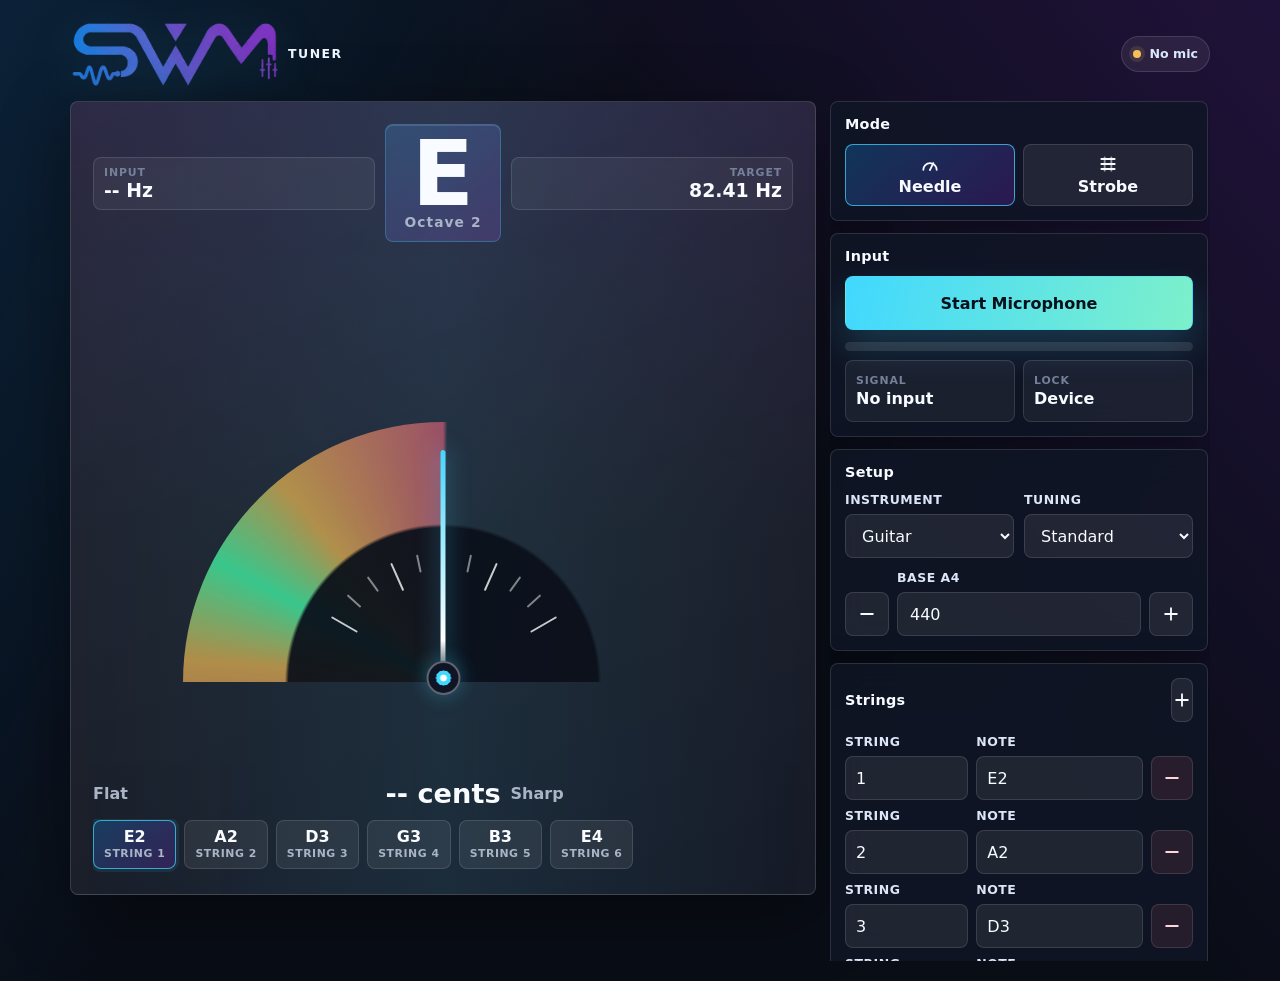
<file: tuner.html>
<!doctype html>
<html lang="en-AU">
<head>
  <meta charset="utf-8" />
  <meta name="viewport" content="width=device-width, initial-scale=1, viewport-fit=cover" />
  <meta name="theme-color" content="#101525" />
  <meta name="apple-mobile-web-app-capable" content="yes" />
  <meta name="apple-mobile-web-app-title" content="SWM Tuner" />
  <link rel="manifest" href="tuner.webmanifest" />
  <link rel="apple-touch-icon" href="swm-logo.jpeg" />
  <title>SWM Tuner</title>
  <style>
    :root {
      color-scheme: dark;
      --ink: #f8fbff;
      --muted: #a9b4c7;
      --subtle: #758199;
      --bg: #090d16;
      --surface: rgba(17, 23, 38, 0.82);
      --surface-strong: rgba(23, 31, 51, 0.96);
      --line: rgba(255, 255, 255, 0.12);
      --blue: #168ce6;
      --blue-deep: #315bce;
      --violet: #8627d8;
      --cyan: #41d8ff;
      --green: #48e5a1;
      --amber: #f5c15c;
      --red: #ff6f86;
      --shadow: 0 20px 70px rgba(0, 0, 0, 0.36);
      --radius: 8px;
      --font: Inter, ui-sans-serif, system-ui, -apple-system, BlinkMacSystemFont, "Segoe UI", sans-serif;
    }

    * {
      box-sizing: border-box;
    }

    html {
      min-height: 100%;
      background: var(--bg);
    }

    body {
      min-height: 100vh;
      margin: 0;
      color: var(--ink);
      font-family: var(--font);
      background:
        linear-gradient(120deg, rgba(22, 140, 230, 0.16), transparent 36%),
        linear-gradient(230deg, rgba(134, 39, 216, 0.18), transparent 42%),
        #090d16;
      overflow-x: hidden;
    }

    body::before {
      content: "";
      position: fixed;
      inset: 0;
      z-index: -2;
      pointer-events: none;
      background:
        linear-gradient(rgba(255, 255, 255, 0.035) 1px, transparent 1px),
        linear-gradient(90deg, rgba(255, 255, 255, 0.03) 1px, transparent 1px);
      background-size: 30px 30px;
      mask-image: linear-gradient(to bottom, rgba(0, 0, 0, 0.85), transparent 80%);
    }

    body::after {
      content: "";
      position: fixed;
      inset: 0;
      z-index: -1;
      pointer-events: none;
      background: linear-gradient(to bottom, rgba(9, 13, 22, 0.1), #090d16 88%);
    }

    button,
    input,
    select {
      font: inherit;
    }

    button {
      min-height: 44px;
      border: 1px solid var(--line);
      border-radius: var(--radius);
      color: var(--ink);
      background: rgba(255, 255, 255, 0.075);
      cursor: pointer;
      transition: transform 160ms ease, border-color 160ms ease, background 160ms ease, opacity 160ms ease;
      -webkit-tap-highlight-color: transparent;
    }

    button:hover {
      border-color: rgba(65, 216, 255, 0.34);
      background: rgba(255, 255, 255, 0.11);
    }

    button:active {
      transform: translateY(1px);
    }

    button:disabled {
      cursor: not-allowed;
      opacity: 0.44;
    }

    input,
    select {
      width: 100%;
      min-height: 44px;
      border: 1px solid var(--line);
      border-radius: var(--radius);
      color: var(--ink);
      background: rgba(255, 255, 255, 0.075);
      padding: 0 12px;
      outline: none;
      accent-color: var(--cyan);
    }

    input:focus,
    select:focus {
      border-color: rgba(65, 216, 255, 0.78);
      box-shadow: 0 0 0 3px rgba(65, 216, 255, 0.13);
    }

    select option {
      color: #101525;
      background: #f8fbff;
    }

    label {
      display: block;
      margin: 0 0 7px;
      color: #dce6f7;
      font-size: 0.78rem;
      font-weight: 760;
      letter-spacing: 0.04em;
      text-transform: uppercase;
    }

    .app {
      width: min(1180px, 100%);
      min-height: 100vh;
      margin: 0 auto;
      padding: max(14px, env(safe-area-inset-top)) 14px max(18px, env(safe-area-inset-bottom));
      display: grid;
      gap: 14px;
    }

    .shell {
      display: grid;
      gap: 14px;
    }

    .topbar {
      display: grid;
      grid-template-columns: 1fr auto;
      align-items: center;
      gap: 12px;
      min-height: 54px;
    }

    .brand {
      min-width: 0;
      display: flex;
      align-items: center;
      gap: 10px;
    }

    .brand img {
      width: min(172px, 46vw);
      height: auto;
      display: block;
      filter: drop-shadow(0 10px 24px rgba(65, 216, 255, 0.14));
    }

    .brand-mark {
      min-width: 0;
      display: grid;
      gap: 1px;
    }

    .brand-title {
      color: #eef6ff;
      font-size: 0.78rem;
      font-weight: 820;
      letter-spacing: 0.12em;
      text-transform: uppercase;
      white-space: nowrap;
    }

    .status-pill {
      justify-self: end;
      display: inline-flex;
      align-items: center;
      gap: 8px;
      min-height: 36px;
      padding: 0 11px;
      border: 1px solid var(--line);
      border-radius: 999px;
      color: #dbe8fb;
      background: rgba(255, 255, 255, 0.07);
      font-size: 0.79rem;
      font-weight: 760;
      white-space: nowrap;
    }

    .status-dot {
      width: 8px;
      height: 8px;
      border-radius: 999px;
      background: var(--amber);
      box-shadow: 0 0 0 4px rgba(245, 193, 92, 0.12);
    }

    .status-pill.active .status-dot {
      background: var(--green);
      box-shadow: 0 0 0 4px rgba(72, 229, 161, 0.13);
    }

    .tuner-stage {
      position: relative;
      overflow: hidden;
      border: 1px solid rgba(255, 255, 255, 0.14);
      border-radius: var(--radius);
      background:
        linear-gradient(160deg, rgba(255, 255, 255, 0.105), rgba(255, 255, 255, 0.045)),
        rgba(13, 18, 31, 0.86);
      box-shadow: var(--shadow);
    }

    .tuner-stage::before {
      content: "";
      position: absolute;
      inset: 0;
      pointer-events: none;
      background:
        linear-gradient(90deg, transparent, rgba(65, 216, 255, 0.12), transparent),
        linear-gradient(180deg, rgba(134, 39, 216, 0.12), transparent 55%);
      opacity: 0.72;
    }

    .meter {
      position: relative;
      z-index: 1;
      min-height: clamp(390px, 64vh, 610px);
      display: grid;
      grid-template-rows: auto 1fr auto;
      gap: 10px;
      padding: 18px 14px;
    }

    .readout {
      display: grid;
      grid-template-columns: 1fr auto 1fr;
      align-items: center;
      gap: 10px;
    }

    .mini-stat {
      min-height: 44px;
      display: grid;
      align-content: center;
      gap: 1px;
      padding: 8px 10px;
      border: 1px solid var(--line);
      border-radius: var(--radius);
      background: rgba(255, 255, 255, 0.055);
    }

    .mini-stat:last-child {
      text-align: right;
    }

    .mini-stat span {
      color: var(--subtle);
      font-size: 0.68rem;
      font-weight: 780;
      letter-spacing: 0.08em;
      text-transform: uppercase;
    }

    .mini-stat strong {
      color: #f8fbff;
      font-size: clamp(0.92rem, 4vw, 1.18rem);
      line-height: 1.1;
    }

    .note-badge {
      min-width: 116px;
      display: grid;
      place-items: center;
      padding: 9px 12px 11px;
      border: 1px solid rgba(65, 216, 255, 0.26);
      border-radius: var(--radius);
      background:
        linear-gradient(145deg, rgba(22, 140, 230, 0.18), rgba(134, 39, 216, 0.16)),
        rgba(255, 255, 255, 0.06);
      box-shadow: inset 0 1px 0 rgba(255, 255, 255, 0.12);
    }

    .note-name {
      font-size: clamp(3.4rem, 19vw, 5.7rem);
      font-weight: 900;
      line-height: 0.88;
      letter-spacing: 0;
      font-variant-numeric: tabular-nums;
    }

    .octave {
      color: var(--muted);
      font-size: 0.86rem;
      font-weight: 820;
      letter-spacing: 0.08em;
    }

    .needle-view,
    .strobe-view {
      grid-row: 2;
      align-self: stretch;
      min-height: 0;
    }

    .needle-view {
      display: grid;
      grid-template-rows: 1fr auto;
      gap: 8px;
    }

    .gauge {
      position: relative;
      min-height: 210px;
      border-radius: var(--radius);
      overflow: hidden;
    }

    .gauge::before {
      content: "";
      position: absolute;
      left: 50%;
      bottom: 17%;
      width: min(520px, 128vw);
      aspect-ratio: 2 / 1;
      transform: translateX(-50%);
      border-radius: 999px 999px 0 0;
      background:
        radial-gradient(ellipse at 50% 100%, rgba(9, 13, 22, 0.94) 0 42%, transparent 43%),
        conic-gradient(from 240deg at 50% 100%,
          rgba(255, 111, 134, 0.62) 0deg,
          rgba(245, 193, 92, 0.76) 35deg,
          rgba(72, 229, 161, 0.94) 58deg,
          rgba(245, 193, 92, 0.76) 81deg,
          rgba(255, 111, 134, 0.62) 120deg,
          transparent 121deg);
      opacity: 0.88;
      filter: saturate(1.08);
    }

    .ticks {
      position: absolute;
      left: 50%;
      bottom: 17%;
      width: min(520px, 128vw);
      aspect-ratio: 2 / 1;
      transform: translateX(-50%);
    }

    .tick {
      --angle: 0deg;
      --height: 18px;
      --alpha: 0.48;
      position: absolute;
      left: 50%;
      bottom: 0;
      width: 2px;
      height: 50%;
      transform-origin: 50% 100%;
      transform: rotate(var(--angle));
    }

    .tick::before {
      content: "";
      position: absolute;
      left: 50%;
      top: 0;
      width: 2px;
      height: var(--height);
      transform: translateX(-50%);
      background: rgba(255, 255, 255, var(--alpha));
      border-radius: 999px;
    }

    .tick.major {
      --height: 30px;
      --alpha: 0.78;
    }

    .tick.center {
      --height: 42px;
      --alpha: 1;
    }

    .needle {
      --needle-angle: 0deg;
      position: absolute;
      left: 50%;
      bottom: 17%;
      width: 5px;
      height: min(232px, 45vw);
      transform-origin: 50% 100%;
      transform: translateX(-50%) rotate(var(--needle-angle));
      border-radius: 999px;
      background: linear-gradient(to top, rgba(255, 255, 255, 0), #fff 18%, var(--cyan) 100%);
      box-shadow: 0 0 22px rgba(65, 216, 255, 0.55);
      transition: transform 110ms ease-out;
    }

    .needle::after {
      content: "";
      position: absolute;
      left: 50%;
      bottom: -13px;
      width: 30px;
      height: 30px;
      transform: translateX(-50%);
      border: 2px solid rgba(255, 255, 255, 0.34);
      border-radius: 999px;
      background: radial-gradient(circle, #fff 0 16%, #41d8ff 17% 35%, #101525 36%);
      box-shadow: 0 0 20px rgba(65, 216, 255, 0.32);
    }

    .cents-row {
      display: grid;
      grid-template-columns: 1fr auto 1fr;
      align-items: center;
      gap: 10px;
      color: var(--muted);
      font-weight: 760;
      font-variant-numeric: tabular-nums;
    }

    .cents-row span:nth-child(2) {
      min-width: 108px;
      color: #f8fbff;
      text-align: center;
      font-size: clamp(1.18rem, 5vw, 1.7rem);
      font-weight: 900;
    }

    .strobe-view {
      display: none;
      align-content: center;
      gap: 14px;
      overflow: hidden;
    }

    .strobe-window {
      position: relative;
      height: clamp(230px, 45vh, 365px);
      overflow: hidden;
      border: 1px solid rgba(255, 255, 255, 0.14);
      border-radius: var(--radius);
      background: #090d16;
      box-shadow: inset 0 0 40px rgba(0, 0, 0, 0.48);
    }

    .strobe-window::after {
      content: "";
      position: absolute;
      inset: 0;
      pointer-events: none;
      background:
        linear-gradient(to right, rgba(9, 13, 22, 0.84), transparent 20%, transparent 80%, rgba(9, 13, 22, 0.84)),
        linear-gradient(to bottom, rgba(255, 255, 255, 0.08), transparent 18%, transparent 82%, rgba(0, 0, 0, 0.24));
    }

    .strobe-band {
      --offset: 0px;
      position: absolute;
      inset: 0;
      background:
        repeating-linear-gradient(90deg,
          rgba(65, 216, 255, 0.15) 0,
          rgba(65, 216, 255, 0.15) 13px,
          rgba(255, 255, 255, 0.78) 14px,
          rgba(255, 255, 255, 0.78) 18px,
          rgba(134, 39, 216, 0.18) 19px,
          rgba(134, 39, 216, 0.18) 34px,
          rgba(255, 255, 255, 0.08) 35px,
          rgba(255, 255, 255, 0.08) 44px);
      transform: translateX(var(--offset));
      filter: drop-shadow(0 0 18px rgba(65, 216, 255, 0.36));
      will-change: transform;
    }

    .strobe-center {
      position: absolute;
      inset: 0 auto 0 50%;
      z-index: 2;
      width: 2px;
      transform: translateX(-50%);
      background: linear-gradient(to bottom, transparent, rgba(72, 229, 161, 0.9), transparent);
      box-shadow: 0 0 20px rgba(72, 229, 161, 0.5);
    }

    .strobe-copy {
      display: grid;
      grid-template-columns: 1fr auto 1fr;
      align-items: center;
      gap: 10px;
      color: var(--muted);
      font-weight: 760;
      font-variant-numeric: tabular-nums;
    }

    .strobe-copy strong {
      color: #f8fbff;
      font-size: clamp(1rem, 4vw, 1.25rem);
      text-align: center;
    }

    .view-strobe .needle-view {
      display: none;
    }

    .view-strobe .strobe-view {
      display: grid;
    }

    .string-strip {
      display: flex;
      gap: 8px;
      overflow-x: auto;
      padding: 1px 0 3px;
      scrollbar-width: thin;
    }

    .string-button {
      min-width: 70px;
      display: grid;
      gap: 2px;
      padding: 8px 10px;
      border-color: rgba(255, 255, 255, 0.12);
      text-align: center;
    }

    .string-button strong {
      font-size: 1rem;
      line-height: 1;
    }

    .string-button span {
      color: var(--muted);
      font-size: 0.68rem;
      font-weight: 760;
      letter-spacing: 0.05em;
      text-transform: uppercase;
    }

    .string-button.active {
      border-color: rgba(65, 216, 255, 0.72);
      background: linear-gradient(135deg, rgba(22, 140, 230, 0.28), rgba(134, 39, 216, 0.24));
      box-shadow: 0 0 0 3px rgba(65, 216, 255, 0.09);
    }

    .panel {
      border: 1px solid rgba(255, 255, 255, 0.12);
      border-radius: var(--radius);
      background: var(--surface);
      box-shadow: 0 14px 44px rgba(0, 0, 0, 0.22);
      backdrop-filter: blur(18px);
    }

    .controls {
      display: grid;
      gap: 12px;
    }

    .control-section {
      padding: 14px;
    }

    .section-title {
      display: flex;
      align-items: center;
      justify-content: space-between;
      gap: 10px;
      margin: 0 0 12px;
      color: #f8fbff;
      font-size: 0.9rem;
      font-weight: 850;
      letter-spacing: 0.02em;
    }

    .mode-grid {
      display: grid;
      grid-template-columns: 1fr 1fr;
      gap: 8px;
    }

    .mode-button {
      display: grid;
      place-items: center;
      gap: 3px;
      padding: 9px;
      font-weight: 820;
      text-align: center;
    }

    .mode-button svg {
      width: 20px;
      height: 20px;
      stroke-width: 2.2;
    }

    .mode-button.active {
      border-color: rgba(65, 216, 255, 0.72);
      background: linear-gradient(135deg, rgba(22, 140, 230, 0.28), rgba(134, 39, 216, 0.24));
    }

    .mode-button small {
      color: var(--subtle);
      font-size: 0.66rem;
      font-weight: 780;
      letter-spacing: 0.04em;
      text-transform: uppercase;
    }

    .control-grid {
      display: grid;
      gap: 12px;
    }

    .two-col {
      display: grid;
      grid-template-columns: 1fr 1fr;
      gap: 10px;
    }

    .calibration-row {
      display: grid;
      grid-template-columns: 44px 1fr 44px;
      gap: 8px;
      align-items: end;
    }

    .calibration-row .field {
      min-width: 0;
    }

    .icon-button {
      display: inline-grid;
      place-items: center;
      padding: 0;
    }

    .icon-button svg {
      width: 20px;
      height: 20px;
    }

    .start-button {
      width: 100%;
      min-height: 54px;
      border-color: rgba(65, 216, 255, 0.34);
      color: #06111c;
      background: linear-gradient(105deg, var(--cyan), #7df0ca);
      font-size: 1rem;
      font-weight: 900;
      box-shadow: 0 18px 36px rgba(65, 216, 255, 0.18);
    }

    .start-button:hover {
      color: #06111c;
      background: linear-gradient(105deg, #72e3ff, #94f5d5);
    }

    .secondary-action {
      width: 100%;
      font-weight: 820;
    }

    .string-editor {
      display: grid;
      gap: 8px;
    }

    .string-row {
      display: grid;
      grid-template-columns: minmax(52px, 0.74fr) minmax(72px, 1fr) 42px;
      gap: 8px;
      align-items: end;
    }

    .string-row input {
      padding: 0 10px;
    }

    .remove-string {
      min-height: 44px;
      color: #ffd5dd;
      background: rgba(255, 111, 134, 0.1);
    }

    .add-string {
      width: 100%;
      margin-top: 2px;
      font-weight: 820;
    }

    .quality {
      display: grid;
      gap: 9px;
    }

    .quality-bar {
      position: relative;
      height: 9px;
      overflow: hidden;
      border-radius: 999px;
      background: rgba(255, 255, 255, 0.1);
    }

    .quality-fill {
      width: 0%;
      height: 100%;
      border-radius: inherit;
      background: linear-gradient(90deg, var(--red), var(--amber), var(--green));
      transition: width 140ms ease;
    }

    .hint-grid {
      display: grid;
      grid-template-columns: 1fr 1fr;
      gap: 8px;
    }

    .hint {
      min-height: 62px;
      display: grid;
      align-content: center;
      gap: 2px;
      padding: 9px 10px;
      border: 1px solid var(--line);
      border-radius: var(--radius);
      background: rgba(255, 255, 255, 0.05);
    }

    .hint span {
      color: var(--subtle);
      font-size: 0.68rem;
      font-weight: 780;
      letter-spacing: 0.08em;
      text-transform: uppercase;
    }

    .hint strong {
      color: #f8fbff;
      font-size: 1rem;
      font-variant-numeric: tabular-nums;
    }

    .future-toggle {
      display: flex;
      align-items: center;
      justify-content: space-between;
      gap: 12px;
      padding: 10px;
      border: 1px solid rgba(255, 255, 255, 0.1);
      border-radius: var(--radius);
      background: rgba(255, 255, 255, 0.045);
    }

    .future-toggle strong {
      display: block;
      color: #f8fbff;
      font-size: 0.86rem;
    }

    .future-toggle span {
      display: block;
      margin-top: 2px;
      color: var(--muted);
      font-size: 0.76rem;
      line-height: 1.35;
    }

    .switch {
      position: relative;
      flex: 0 0 auto;
      width: 48px;
      height: 28px;
      border-radius: 999px;
      background: rgba(255, 255, 255, 0.13);
      opacity: 0.46;
    }

    .switch::before {
      content: "";
      position: absolute;
      top: 4px;
      left: 4px;
      width: 20px;
      height: 20px;
      border-radius: 999px;
      background: rgba(255, 255, 255, 0.74);
    }

    .footer-space {
      min-height: 4px;
    }

    @media (max-width: 390px) {
      .readout {
        grid-template-columns: 1fr;
      }

      .mini-stat:last-child {
        text-align: left;
      }

      .note-badge {
        grid-row: 1;
      }

      .two-col,
      .hint-grid {
        grid-template-columns: 1fr;
      }
    }

    @media (min-width: 760px) {
      .app {
        padding: 20px;
      }

      .shell {
        grid-template-columns: minmax(0, 1fr) 340px;
        align-items: start;
      }

      .topbar {
        grid-column: 1 / -1;
      }

      .meter {
        min-height: calc(100vh - 40px - 68px);
        padding: 22px;
      }

      .controls {
        position: sticky;
        top: 20px;
        max-height: calc(100vh - 40px);
        overflow: auto;
        padding-right: 2px;
      }
    }

    @media (min-width: 1080px) {
      .shell {
        grid-template-columns: minmax(0, 1fr) 380px;
      }

      .brand img {
        width: 208px;
      }
    }

    @media (prefers-reduced-motion: reduce) {
      *,
      *::before,
      *::after {
        scroll-behavior: auto !important;
        transition-duration: 0.01ms !important;
        animation-duration: 0.01ms !important;
        animation-iteration-count: 1 !important;
      }
    }
  </style>
</head>
<body>
  <main class="app">
    <div class="shell">
      <header class="topbar">
        <div class="brand" aria-label="Shane Ward Music">
          <img src="swm-logo.png" alt="Shane Ward Music" />
          <div class="brand-mark">
            <div class="brand-title">Tuner</div>
          </div>
        </div>
        <div class="status-pill" id="statusPill">
          <span class="status-dot"></span>
          <span id="statusText">Idle</span>
        </div>
      </header>

      <section class="tuner-stage view-needle" id="tunerStage" aria-label="Tuner display">
        <div class="meter">
          <div class="readout">
            <div class="mini-stat">
              <span>Input</span>
              <strong id="inputHz">-- Hz</strong>
            </div>
            <div class="note-badge" aria-live="polite">
              <div class="note-name" id="noteName">--</div>
              <div class="octave" id="noteOctave">Target</div>
            </div>
            <div class="mini-stat">
              <span>Target</span>
              <strong id="targetHz">-- Hz</strong>
            </div>
          </div>

          <div class="needle-view">
            <div class="gauge">
              <div class="ticks" aria-hidden="true">
                <span class="tick major" style="--angle:-60deg"></span>
                <span class="tick" style="--angle:-48deg"></span>
                <span class="tick" style="--angle:-36deg"></span>
                <span class="tick major" style="--angle:-24deg"></span>
                <span class="tick" style="--angle:-12deg"></span>
                <span class="tick center" style="--angle:0deg"></span>
                <span class="tick" style="--angle:12deg"></span>
                <span class="tick major" style="--angle:24deg"></span>
                <span class="tick" style="--angle:36deg"></span>
                <span class="tick" style="--angle:48deg"></span>
                <span class="tick major" style="--angle:60deg"></span>
              </div>
              <div class="needle" id="needle"></div>
            </div>
            <div class="cents-row">
              <span>Flat</span>
              <span id="centsText">-- cents</span>
              <span>Sharp</span>
            </div>
          </div>

          <div class="strobe-view">
            <div class="strobe-window">
              <div class="strobe-band" id="strobeBand"></div>
              <div class="strobe-center"></div>
            </div>
            <div class="strobe-copy">
              <span>Flat</span>
              <strong id="strobeText">Hold centre</strong>
              <span>Sharp</span>
            </div>
          </div>

          <div class="string-strip" id="stringStrip" aria-label="String targets"></div>
        </div>
      </section>

      <aside class="controls" aria-label="Tuner controls">
        <section class="panel control-section">
          <div class="section-title">Mode</div>
          <div class="mode-grid">
            <button class="mode-button active" type="button" data-view="needle" aria-pressed="true" title="Needle view">
              <svg viewBox="0 0 24 24" fill="none" aria-hidden="true">
                <path d="M4 19a8 8 0 0 1 16 0" stroke="currentColor" stroke-linecap="round"/>
                <path d="m12 19 4-8" stroke="currentColor" stroke-linecap="round"/>
                <path d="M12 19h.01" stroke="currentColor" stroke-linecap="round"/>
              </svg>
              Needle
            </button>
            <button class="mode-button" type="button" data-view="strobe" aria-pressed="false" title="Strobe view">
              <svg viewBox="0 0 24 24" fill="none" aria-hidden="true">
                <path d="M4 6h16M4 12h16M4 18h16" stroke="currentColor" stroke-linecap="round"/>
                <path d="M8 4v16M16 4v16" stroke="currentColor" stroke-linecap="round" opacity=".55"/>
              </svg>
              Strobe
            </button>
          </div>
        </section>

        <section class="panel control-section">
          <div class="section-title">Input</div>
          <button class="start-button" type="button" id="startButton">Start Microphone</button>
          <div class="quality" style="margin-top: 12px;">
            <div class="quality-bar" aria-hidden="true"><div class="quality-fill" id="qualityFill"></div></div>
            <div class="hint-grid">
              <div class="hint">
                <span>Signal</span>
                <strong id="signalText">--</strong>
              </div>
              <div class="hint">
                <span>Lock</span>
                <strong id="lockText">--</strong>
              </div>
            </div>
          </div>
        </section>

        <section class="panel control-section">
          <div class="section-title">Setup</div>
          <div class="control-grid">
            <div class="two-col">
              <div class="field">
                <label for="instrumentSelect">Instrument</label>
                <select id="instrumentSelect"></select>
              </div>
              <div class="field">
                <label for="tuningSelect">Tuning</label>
                <select id="tuningSelect"></select>
              </div>
            </div>
            <div class="calibration-row">
              <button class="icon-button" type="button" id="baseDown" title="Lower base frequency">
                <svg viewBox="0 0 24 24" fill="none" aria-hidden="true">
                  <path d="M5 12h14" stroke="currentColor" stroke-width="2.2" stroke-linecap="round"/>
                </svg>
              </button>
              <div class="field">
                <label for="baseFrequency">Base A4</label>
                <input id="baseFrequency" type="number" min="400" max="480" step="0.1" value="440" inputmode="decimal" />
              </div>
              <button class="icon-button" type="button" id="baseUp" title="Raise base frequency">
                <svg viewBox="0 0 24 24" fill="none" aria-hidden="true">
                  <path d="M12 5v14M5 12h14" stroke="currentColor" stroke-width="2.2" stroke-linecap="round"/>
                </svg>
              </button>
            </div>
          </div>
        </section>

        <section class="panel control-section" id="customPanel">
          <div class="section-title">
            <span>Strings</span>
            <button class="icon-button" type="button" id="addString" title="Add string">
              <svg viewBox="0 0 24 24" fill="none" aria-hidden="true">
                <path d="M12 5v14M5 12h14" stroke="currentColor" stroke-width="2.2" stroke-linecap="round"/>
              </svg>
            </button>
          </div>
          <div class="string-editor" id="stringEditor"></div>
          <button class="add-string" type="button" id="useCustom">Use Custom Tuning</button>
        </section>

        <section class="panel control-section">
          <div class="section-title">Roadmap</div>
          <div class="future-toggle" aria-disabled="true">
            <div>
              <strong>Polyphonic</strong>
              <span>Reserved for multi-string detection.</span>
            </div>
            <span class="switch" aria-hidden="true"></span>
          </div>
        </section>

        <div class="footer-space"></div>
      </aside>
    </div>
  </main>

  <script>
    const NOTE_NAMES = ["C", "C#", "D", "D#", "E", "F", "F#", "G", "G#", "A", "A#", "B"];

    const PRESETS = {
      "Guitar": {
        "Standard": ["E2", "A2", "D3", "G3", "B3", "E4"],
        "Drop D": ["D2", "A2", "D3", "G3", "B3", "E4"],
        "D Standard": ["D2", "G2", "C3", "F3", "A3", "D4"],
        "Open G": ["D2", "G2", "D3", "G3", "B3", "D4"],
        "Baritone": ["B1", "E2", "A2", "D3", "F#3", "B3"]
      },
      "Bass": {
        "4 String": ["E1", "A1", "D2", "G2"],
        "5 String": ["B0", "E1", "A1", "D2", "G2"],
        "Drop D": ["D1", "A1", "D2", "G2"],
        "BEAD": ["B0", "E1", "A1", "D2"]
      },
      "Ukulele": {
        "Soprano": ["G4", "C4", "E4", "A4"],
        "Low G": ["G3", "C4", "E4", "A4"],
        "Baritone": ["D3", "G3", "B3", "E4"]
      },
      "Violin": {
        "Standard": ["G3", "D4", "A4", "E5"]
      },
      "Viola": {
        "Standard": ["C3", "G3", "D4", "A4"]
      },
      "Cello": {
        "Standard": ["C2", "G2", "D3", "A3"]
      },
      "Mandolin": {
        "Standard": ["G3", "D4", "A4", "E5"]
      },
      "Custom": {
        "Custom": ["E2", "A2", "D3", "G3", "B3", "E4"]
      }
    };

    const state = {
      audioContext: null,
      analyser: null,
      mediaStream: null,
      buffer: null,
      running: false,
      rafId: 0,
      baseFrequency: 440,
      instrument: "Guitar",
      tuning: "Standard",
      strings: PRESETS.Guitar.Standard.map((note) => ({ note })),
      selectedString: 0,
      cents: 0,
      frequency: 0,
      clarity: 0,
      strobeOffset: 0,
      permissionPrimed: false,
      permissionPriming: false,
      lastPitchTime: 0,
      lastFrameTime: performance.now()
    };

    const els = {
      stage: document.getElementById("tunerStage"),
      statusPill: document.getElementById("statusPill"),
      statusText: document.getElementById("statusText"),
      startButton: document.getElementById("startButton"),
      instrumentSelect: document.getElementById("instrumentSelect"),
      tuningSelect: document.getElementById("tuningSelect"),
      baseFrequency: document.getElementById("baseFrequency"),
      baseDown: document.getElementById("baseDown"),
      baseUp: document.getElementById("baseUp"),
      inputHz: document.getElementById("inputHz"),
      targetHz: document.getElementById("targetHz"),
      noteName: document.getElementById("noteName"),
      noteOctave: document.getElementById("noteOctave"),
      centsText: document.getElementById("centsText"),
      strobeText: document.getElementById("strobeText"),
      needle: document.getElementById("needle"),
      strobeBand: document.getElementById("strobeBand"),
      stringStrip: document.getElementById("stringStrip"),
      stringEditor: document.getElementById("stringEditor"),
      addString: document.getElementById("addString"),
      useCustom: document.getElementById("useCustom"),
      qualityFill: document.getElementById("qualityFill"),
      signalText: document.getElementById("signalText"),
      lockText: document.getElementById("lockText")
    };

    function clamp(value, min, max) {
      return Math.min(max, Math.max(min, value));
    }

    function parseNote(note) {
      const match = /^([A-G])([#b]?)(-?\d+)$/.exec(note.trim());
      if (!match) return null;
      const [, letter, accidental, octaveText] = match;
      const normalized = accidental === "b" ? flatToSharp(letter) : `${letter}${accidental}`;
      const index = NOTE_NAMES.indexOf(normalized);
      if (index === -1) return null;
      return { index, octave: Number(octaveText), name: normalized };
    }

    function flatToSharp(letter) {
      return {
        C: "B",
        D: "C#",
        E: "D#",
        F: "E",
        G: "F#",
        A: "G#",
        B: "A#"
      }[letter];
    }

    function midiFromNote(note) {
      const parsed = parseNote(note);
      if (!parsed) return null;
      return (parsed.octave + 1) * 12 + parsed.index;
    }

    function noteFromMidi(midi) {
      const rounded = Math.round(midi);
      const index = ((rounded % 12) + 12) % 12;
      const octave = Math.floor(rounded / 12) - 1;
      return `${NOTE_NAMES[index]}${octave}`;
    }

    function frequencyFromNote(note) {
      const midi = midiFromNote(note);
      if (midi === null) return null;
      return state.baseFrequency * Math.pow(2, (midi - 69) / 12);
    }

    function centsBetween(frequency, target) {
      return 1200 * Math.log2(frequency / target);
    }

    function nearestString(frequency) {
      let best = state.strings[0];
      let bestIndex = 0;
      let bestDistance = Infinity;
      state.strings.forEach((string, index) => {
        const target = frequencyFromNote(string.note);
        if (!target) return;
        const distance = Math.abs(centsBetween(frequency, target));
        if (distance < bestDistance) {
          best = string;
          bestIndex = index;
          bestDistance = distance;
        }
      });
      return { string: best, index: bestIndex, distance: bestDistance };
    }

    function setStatus(text, active = false) {
      els.statusText.textContent = text;
      els.statusPill.classList.toggle("active", active);
    }

    function micConstraints() {
      return {
        audio: {
          echoCancellation: false,
          noiseSuppression: false,
          autoGainControl: false
        }
      };
    }

    function canUseMicrophone() {
      const AudioContext = window.AudioContext || window.webkitAudioContext;
      return Boolean(AudioContext && navigator.mediaDevices?.getUserMedia);
    }

    function requestMicStream() {
      return navigator.mediaDevices.getUserMedia(micConstraints());
    }

    function stopStream(stream) {
      if (stream) {
        stream.getTracks().forEach((track) => track.stop());
      }
    }

    function handleMicUnavailable() {
      const insecure = window.isSecureContext === false;
      setStatus(insecure ? "HTTPS needed" : "Unsupported");
      els.signalText.textContent = insecure ? "Blocked" : "No input";
      els.lockText.textContent = insecure ? "Secure URL" : "Browser";
      els.startButton.textContent = insecure ? "Needs HTTPS" : "Unavailable";
    }

    function handleMicError(error, autoRequest = false) {
      const name = error?.name || "";
      if (window.isSecureContext === false) {
        handleMicUnavailable();
        return;
      }

      if (autoRequest && (name === "NotAllowedError" || name === "SecurityError")) {
        setStatus("Tap to allow");
        els.signalText.textContent = "Permission";
        els.lockText.textContent = "Tap Start";
        els.startButton.textContent = "Start Microphone";
        return;
      }

      if (name === "NotFoundError" || name === "DevicesNotFoundError") {
        setStatus("No mic");
        els.signalText.textContent = "No input";
        els.lockText.textContent = "Device";
        return;
      }

      if (name === "NotAllowedError" || name === "SecurityError") {
        setStatus("Mic denied");
        els.signalText.textContent = "Blocked";
        els.lockText.textContent = "Permission";
        return;
      }

      setStatus("Mic blocked");
      els.signalText.textContent = "No input";
      els.lockText.textContent = "Permission";
    }

    async function primeMicrophonePermission() {
      if (state.running || state.permissionPriming) return;
      if (!canUseMicrophone()) {
        handleMicUnavailable();
        return;
      }

      state.permissionPriming = true;
      setStatus("Allow mic");
      els.signalText.textContent = "Permission";
      els.lockText.textContent = "Prompt";

      try {
        const stream = await requestMicStream();
        stopStream(stream);
        state.permissionPrimed = true;
        setStatus("Mic ready");
        els.signalText.textContent = "Ready";
        els.lockText.textContent = "Allowed";
        els.startButton.textContent = "Start Tuner";
      } catch (error) {
        handleMicError(error, true);
      } finally {
        state.permissionPriming = false;
      }
    }

    function renderInstrumentOptions() {
      els.instrumentSelect.innerHTML = Object.keys(PRESETS)
        .map((instrument) => `<option value="${instrument}">${instrument}</option>`)
        .join("");
      els.instrumentSelect.value = state.instrument;
      renderTuningOptions();
    }

    function renderTuningOptions() {
      const tunings = Object.keys(PRESETS[state.instrument]);
      els.tuningSelect.innerHTML = tunings
        .map((tuning) => `<option value="${tuning}">${tuning}</option>`)
        .join("");
      if (!tunings.includes(state.tuning)) {
        state.tuning = tunings[0];
      }
      els.tuningSelect.value = state.tuning;
    }

    function applyPreset() {
      const preset = PRESETS[state.instrument][state.tuning];
      state.strings = preset.map((note) => ({ note }));
      state.selectedString = clamp(state.selectedString, 0, state.strings.length - 1);
      renderStrings();
      updateTargetReadout();
    }

    function renderStrings() {
      els.stringStrip.innerHTML = "";
      state.strings.forEach((string, index) => {
        const button = document.createElement("button");
        button.className = `string-button${index === state.selectedString ? " active" : ""}`;
        button.type = "button";
        button.innerHTML = `<strong>${string.note}</strong><span>String ${index + 1}</span>`;
        button.addEventListener("click", () => {
          state.selectedString = index;
          updateTargetReadout();
          renderStrings();
        });
        els.stringStrip.append(button);
      });

      els.stringEditor.innerHTML = "";
      state.strings.forEach((string, index) => {
        const row = document.createElement("div");
        row.className = "string-row";
        row.innerHTML = `
          <div class="field">
            <label for="stringName${index}">String</label>
            <input id="stringName${index}" value="${index + 1}" aria-label="String number ${index + 1}" disabled />
          </div>
          <div class="field">
            <label for="stringNote${index}">Note</label>
            <input id="stringNote${index}" value="${string.note}" inputmode="text" autocomplete="off" />
          </div>
          <button class="remove-string icon-button" type="button" title="Remove string" aria-label="Remove string ${index + 1}">
            <svg viewBox="0 0 24 24" fill="none" aria-hidden="true">
              <path d="M5 12h14" stroke="currentColor" stroke-width="2.2" stroke-linecap="round"/>
            </svg>
          </button>
        `;
        const input = row.querySelector(`#stringNote${index}`);
        input.addEventListener("change", () => {
          const cleaned = normalizeNoteInput(input.value);
          if (cleaned) {
            state.strings[index].note = cleaned;
            input.value = cleaned;
            state.instrument = "Custom";
            state.tuning = "Custom";
            PRESETS.Custom.Custom = state.strings.map(({ note }) => note);
            els.instrumentSelect.value = "Custom";
            renderTuningOptions();
            updateTargetReadout();
            renderStrings();
          } else {
            input.value = state.strings[index].note;
          }
        });
        row.querySelector(".remove-string").addEventListener("click", () => {
          if (state.strings.length <= 1) return;
          state.strings.splice(index, 1);
          state.selectedString = clamp(state.selectedString, 0, state.strings.length - 1);
          state.instrument = "Custom";
          state.tuning = "Custom";
          PRESETS.Custom.Custom = state.strings.map(({ note }) => note);
          els.instrumentSelect.value = "Custom";
          renderTuningOptions();
          renderStrings();
          updateTargetReadout();
        });
        els.stringEditor.append(row);
      });
    }

    function normalizeNoteInput(value) {
      const compact = value.trim().replace(/\s+/g, "");
      if (!compact) return null;
      const letter = compact[0]?.toUpperCase();
      const rest = compact.slice(1);
      const match = /^([#b]?)(-?\d+)$/.exec(rest);
      if (!/[A-G]/.test(letter) || !match) return null;
      const note = `${letter}${match[1]}${match[2]}`;
      return midiFromNote(note) === null ? null : note;
    }

    function updateTargetReadout() {
      const string = state.strings[state.selectedString] || state.strings[0];
      const target = frequencyFromNote(string.note);
      const parsed = parseNote(string.note);
      els.targetHz.textContent = target ? `${target.toFixed(2)} Hz` : "-- Hz";
      els.noteName.textContent = parsed ? parsed.name : "--";
      els.noteOctave.textContent = parsed ? `Octave ${parsed.octave}` : "Target";
    }

    function updateTunerDisplay(frequency, clarity) {
      state.frequency = frequency || 0;
      state.clarity = clarity || 0;

      if (!frequency) {
        els.inputHz.textContent = "-- Hz";
        els.centsText.textContent = "-- cents";
        els.strobeText.textContent = "Hold centre";
        els.signalText.textContent = state.running ? "Listening" : "--";
        els.lockText.textContent = "--";
        els.qualityFill.style.width = "0%";
        els.needle.style.setProperty("--needle-angle", "0deg");
        return;
      }

      const nearest = nearestString(frequency);
      if (nearest.string && nearest.index !== state.selectedString && nearest.distance < 80) {
        state.selectedString = nearest.index;
        renderStrings();
      }

      const target = frequencyFromNote(state.strings[state.selectedString].note);
      const cents = target ? centsBetween(frequency, target) : 0;
      state.cents = cents;

      const absoluteCents = Math.abs(cents);
      const displayCents = clamp(cents, -50, 50);
      const needleAngle = displayCents * 1.2;
      const quality = clamp((clarity - 0.55) / 0.35, 0, 1);
      const lockText = absoluteCents <= 3 ? "In tune" : absoluteCents <= 12 ? "Close" : cents < 0 ? "Flat" : "Sharp";

      els.inputHz.textContent = `${frequency.toFixed(2)} Hz`;
      els.centsText.textContent = `${cents > 0 ? "+" : ""}${cents.toFixed(1)} cents`;
      els.strobeText.textContent = `${cents > 0 ? "+" : ""}${cents.toFixed(1)} cents`;
      els.signalText.textContent = clarity > 0.75 ? "Strong" : clarity > 0.58 ? "Stable" : "Weak";
      els.lockText.textContent = lockText;
      els.qualityFill.style.width = `${Math.round(quality * 100)}%`;
      els.needle.style.setProperty("--needle-angle", `${needleAngle}deg`);
      updateTargetReadout();
    }

    async function startAudio() {
      if (state.permissionPriming) return;
      if (state.running) {
        stopAudio();
        return;
      }

      try {
        const AudioContext = window.AudioContext || window.webkitAudioContext;
        if (!canUseMicrophone()) {
          handleMicUnavailable();
          return;
        }

        state.audioContext = new AudioContext();
        state.mediaStream = await requestMicStream();

        const source = state.audioContext.createMediaStreamSource(state.mediaStream);
        await state.audioContext.resume();
        state.analyser = state.audioContext.createAnalyser();
        state.analyser.fftSize = 4096;
        state.analyser.smoothingTimeConstant = 0;
        state.buffer = new Float32Array(state.analyser.fftSize);
        source.connect(state.analyser);
        state.running = true;
        state.permissionPrimed = true;
        els.startButton.textContent = "Stop Microphone";
        setStatus("Listening", true);
        state.lastPitchTime = 0;
        state.lastFrameTime = performance.now();
        tick();
      } catch (error) {
        stopStream(state.mediaStream);
        if (state.audioContext) {
          state.audioContext.close();
        }
        state.audioContext = null;
        state.mediaStream = null;
        state.analyser = null;
        state.buffer = null;
        handleMicError(error, false);
      }
    }

    function stopAudio() {
      cancelAnimationFrame(state.rafId);
      state.running = false;
      if (state.mediaStream) {
        state.mediaStream.getTracks().forEach((track) => track.stop());
      }
      if (state.audioContext) {
        state.audioContext.close();
      }
      state.audioContext = null;
      state.mediaStream = null;
      state.analyser = null;
      state.buffer = null;
      els.startButton.textContent = "Start Microphone";
      setStatus("Idle");
      updateTunerDisplay(0, 0);
    }

    function tick(now = performance.now()) {
      if (!state.running || !state.analyser || !state.buffer) return;
      if (now - state.lastPitchTime >= 36) {
        state.analyser.getFloatTimeDomainData(state.buffer);
        const result = detectPitch(state.buffer, state.audioContext.sampleRate);
        updateTunerDisplay(result.frequency, result.clarity);
        state.lastPitchTime = now;
      }
      animateStrobe(now);
      state.rafId = requestAnimationFrame(tick);
    }

    function animateStrobe(now) {
      const elapsed = Math.min(0.05, (now - state.lastFrameTime) / 1000);
      state.lastFrameTime = now;
      const speed = clamp(state.cents, -50, 50) * -2.1;
      state.strobeOffset = (state.strobeOffset + speed * elapsed) % 44;
      els.strobeBand.style.setProperty("--offset", `${state.strobeOffset}px`);
    }

    function detectPitch(buffer, sampleRate) {
      let rms = 0;
      for (let i = 0; i < buffer.length; i += 1) {
        rms += buffer[i] * buffer[i];
      }
      rms = Math.sqrt(rms / buffer.length);
      if (rms < 0.012) return { frequency: 0, clarity: 0 };

      const minFrequency = 28;
      const maxFrequency = 1600;
      const minLag = Math.floor(sampleRate / maxFrequency);
      const maxLag = Math.min(Math.floor(sampleRate / minFrequency), buffer.length - 1);
      let bestLag = -1;
      let bestCorrelation = 0;

      for (let lag = minLag; lag <= maxLag; lag += 1) {
        let sum = 0;
        let energyA = 0;
        let energyB = 0;
        for (let i = 0; i < buffer.length - lag; i += 1) {
          const a = buffer[i];
          const b = buffer[i + lag];
          sum += a * b;
          energyA += a * a;
          energyB += b * b;
        }
        const correlation = sum / Math.sqrt(energyA * energyB);
        if (correlation > bestCorrelation) {
          bestCorrelation = correlation;
          bestLag = lag;
        }
      }

      if (bestLag === -1 || bestCorrelation < 0.45) {
        return { frequency: 0, clarity: clamp(bestCorrelation, 0, 1) };
      }

      const refinedLag = refineLag(buffer, bestLag);
      const frequency = sampleRate / refinedLag;
      return { frequency, clarity: clamp(bestCorrelation, 0, 1) };
    }

    function refineLag(buffer, lag) {
      if (lag <= 1 || lag >= buffer.length - 2) return lag;
      const previous = correlationAtLag(buffer, lag - 1);
      const current = correlationAtLag(buffer, lag);
      const next = correlationAtLag(buffer, lag + 1);
      const divisor = previous - 2 * current + next;
      if (Math.abs(divisor) < 0.0001) return lag;
      return lag + 0.5 * (previous - next) / divisor;
    }

    function correlationAtLag(buffer, lag) {
      let sum = 0;
      for (let i = 0; i < buffer.length - lag; i += 1) {
        sum += buffer[i] * buffer[i + lag];
      }
      return sum;
    }

    function setView(view) {
      els.stage.classList.toggle("view-strobe", view === "strobe");
      els.stage.classList.toggle("view-needle", view === "needle");
      document.querySelectorAll(".mode-button[data-view]").forEach((button) => {
        const active = button.dataset.view === view;
        button.classList.toggle("active", active);
        button.setAttribute("aria-pressed", String(active));
      });
    }

    function bindEvents() {
      els.startButton.addEventListener("click", startAudio);
      els.instrumentSelect.addEventListener("change", () => {
        state.instrument = els.instrumentSelect.value;
        state.tuning = Object.keys(PRESETS[state.instrument])[0];
        renderTuningOptions();
        applyPreset();
      });
      els.tuningSelect.addEventListener("change", () => {
        state.tuning = els.tuningSelect.value;
        applyPreset();
      });
      els.baseFrequency.addEventListener("input", () => {
        state.baseFrequency = clamp(Number(els.baseFrequency.value) || 440, 400, 480);
        updateTargetReadout();
      });
      els.baseDown.addEventListener("click", () => changeBase(-0.5));
      els.baseUp.addEventListener("click", () => changeBase(0.5));
      els.addString.addEventListener("click", () => {
        state.strings.push({ note: noteFromMidi(64 + state.strings.length * 5) });
        state.instrument = "Custom";
        state.tuning = "Custom";
        PRESETS.Custom.Custom = state.strings.map(({ note }) => note);
        els.instrumentSelect.value = "Custom";
        renderTuningOptions();
        renderStrings();
        updateTargetReadout();
      });
      els.useCustom.addEventListener("click", () => {
        state.instrument = "Custom";
        state.tuning = "Custom";
        PRESETS.Custom.Custom = state.strings.map(({ note }) => note);
        els.instrumentSelect.value = "Custom";
        renderTuningOptions();
        applyPreset();
      });
      document.querySelectorAll(".mode-button[data-view]").forEach((button) => {
        button.addEventListener("click", () => setView(button.dataset.view));
      });
      window.addEventListener("pagehide", stopAudio);
    }

    function changeBase(amount) {
      const next = clamp((Number(els.baseFrequency.value) || 440) + amount, 400, 480);
      state.baseFrequency = next;
      els.baseFrequency.value = next.toFixed(1);
      updateTargetReadout();
    }

    function init() {
      renderInstrumentOptions();
      renderStrings();
      updateTargetReadout();
      bindEvents();
      updateTunerDisplay(0, 0);
      window.setTimeout(primeMicrophonePermission, 250);
    }

    init();
  </script>
</body>
</html>
</file>
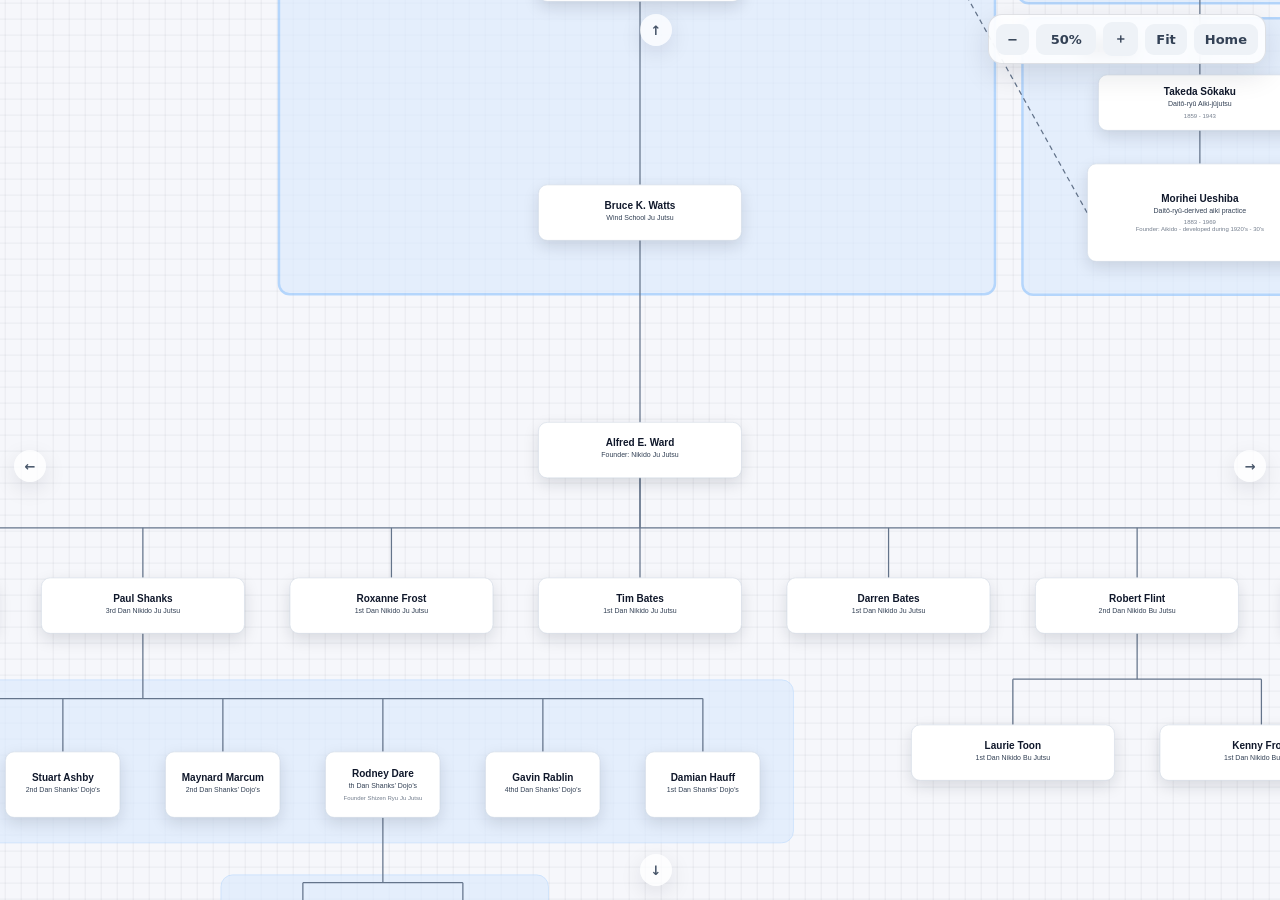
<file: nikido/nikido-lineage.html>
<!DOCTYPE html><html lang="en"><head><meta charset="UTF-8"><meta name="viewport" content="width=device-width,initial-scale=1"><title>Our Lineage</title><style>*{box-sizing:border-box}html,body,#hv{width:100%;height:100%;margin:0;overflow:hidden}body{font-family:system-ui,-apple-system,BlinkMacSystemFont,"Segoe UI",sans-serif}#hv{position:relative;touch-action:none;cursor:grab;background-color:#f6f7fb;background-image:linear-gradient(rgba(15,23,42,.055) 1px,transparent 1px),linear-gradient(90deg,rgba(15,23,42,.055) 1px,transparent 1px);background-size:32px 32px}#hv:active{cursor:grabbing}#hw{position:absolute;left:0;top:0;width:1px;height:1px;transform-origin:0 0}.hs,.ht{position:absolute;inset:0;width:1px;height:1px}.hs{z-index:1}.hl{position:absolute;left:0;top:0;width:1px;height:1px;overflow:visible;z-index:2}.htitle{position:absolute;left:141.7263080412556px;top:-2338.679840806892px;display:none;z-index:3;min-width:520px;color:#0f172a;font-size:32px;font-weight:850;letter-spacing:-.035em}.ht{z-index:4}.hshape,.htile{position:absolute}.htile{display:flex;flex-direction:column;justify-content:center;overflow:hidden;box-shadow:0 12px 32px rgba(15,23,42,.13)}.htile div{overflow-wrap:anywhere;white-space:pre-wrap}.sub{margin-top:4px}.note{margin-top:9px;opacity:.76}.controls{position:absolute;right:14px;top:14px;z-index:10;display:flex;gap:7px;align-items:center;padding:7px;border:1px solid rgba(15,23,42,.12);border-radius:14px;background:rgba(255,255,255,.84);box-shadow:0 10px 30px rgba(15,23,42,.12);backdrop-filter:blur(8px)}button,#hz{border:0;border-radius:9px;padding:8px 11px;color:#334155;background:#eef2f7;font:600 13px system-ui;cursor:pointer}#hz{min-width:60px;text-align:center}.arrow{position:absolute;z-index:9;display:none;width:32px;height:32px;padding:0;border-radius:50%;color:#475569;background:rgba(255,255,255,.72);box-shadow:0 7px 22px rgba(15,23,42,.1)}.arrow.show{display:block}.arrow[data-d=t]{top:14px;left:50%}.arrow[data-d=b]{bottom:14px;left:50%}.arrow[data-d=l]{left:14px;top:50%}.arrow[data-d=r]{right:14px;top:50%}.htitle{width:520px;font-family:Arial;font-size:32px;font-weight:800;font-style:normal;color:#0f172a;text-align:center;white-space:pre-wrap}</style></head><body><div id="hv"><div id="hw"></div><div class="controls"><button id="hm">−</button><span id="hz">100%</span><button id="hp">＋</button><button id="hf">Fit</button><button id="hh">Home</button></div><button class="arrow" data-d="t">↑</button><button class="arrow" data-d="b">↓</button><button class="arrow" data-d="l">←</button><button class="arrow" data-d="r">→</button></div><script id="hierarchy-data" type="application/json">{"version":1,"title":"Our Lineage","titleVisible":false,"titleX":141.7263080412556,"titleY":-2338.679840806892,"titleText":{"font":"Arial","size":32,"bold":true,"italic":false,"color":"#0f172a","align":"center"},"bgColor":"#f6f7fb","defaultCenterId":"tile-bci7t5znxt9","defaultZoom":0.5,"defaultCamera":null,"tiles":[{"id":"tile-4h1s2x8ldwn","x":-20.9692549507445,"y":44.445376890154606,"w":407.1301751503338,"h":111.73620913090026,"heading":"Bruce K. Watts","subheading":"Wind School Ju Jutsu","note":"","bg":"#ffffff","borderColor":"#cbd5e1","borderWidth":1,"radius":18,"padding":18,"text":{"heading":{"font":"Arial","size":20,"bold":true,"italic":false,"color":"#0f172a","align":"center"},"subheading":{"font":"Arial","size":14,"bold":false,"italic":false,"color":"#334155","align":"center"},"note":{"font":"Arial","size":12,"bold":false,"italic":false,"color":"#475569","align":"center"}}},{"id":"tile-bci7t5znxt9","x":-20.969254950744528,"y":518.9008337844963,"w":407.1301751503338,"h":111.73620913090026,"heading":"Alfred E. Ward","subheading":"Founder: Nikido Ju Jutsu","note":"","bg":"#ffffff","borderColor":"#cbd5e1","borderWidth":1,"radius":18,"padding":18,"text":{"heading":{"font":"Arial","size":20,"bold":true,"italic":false,"color":"#0f172a","align":"center"},"subheading":{"font":"Arial","size":14,"bold":false,"italic":false,"color":"#334155","align":"center"},"note":{"font":"Arial","size":12,"bold":false,"italic":false,"color":"#475569","align":"center"}}},{"id":"tile-c91r7l8ol8d","x":-20.969254950744528,"y":-433.8992378454643,"w":407.1301751503338,"h":111.73620913090026,"heading":"Wallace C. \"Wally\" Brown","subheading":"Southern Cross Ju Jutsu","note":"","bg":"#ffffff","borderColor":"#cbd5e1","borderWidth":1,"radius":18,"padding":18,"text":{"heading":{"font":"Arial","size":20,"bold":true,"italic":false,"color":"#0f172a","align":"center"},"subheading":{"font":"Arial","size":14,"bold":false,"italic":false,"color":"#334155","align":"center"},"note":{"font":"Arial","size":12,"bold":false,"italic":false,"color":"#475569","align":"center"}}},{"id":"tile-642lnhcpeqf","x":-20.969254950744528,"y":-624.9248625553892,"w":407.1301751503338,"h":111.73620913090026,"heading":"Leonard \"Len\" Noyes","subheading":"A.K.A. Sid Neal; 1903 - 1991; Founder: Mercury Jujitsu Club in 1938","note":"","bg":"#ffffff","borderColor":"#cbd5e1","borderWidth":1,"radius":18,"padding":18,"text":{"heading":{"font":"Arial","size":20,"bold":true,"italic":false,"color":"#0f172a","align":"center"},"subheading":{"font":"Arial","size":14,"bold":false,"italic":false,"color":"#334155","align":"center"},"note":{"font":"Arial","size":12,"bold":false,"italic":false,"color":"#475569","align":"center"}}},{"id":"tile-ejzx35ys2oa","x":-20.969254950744528,"y":-815.950487265314,"w":407.1301751503338,"h":111.73620913090026,"heading":"Ryugoro Fukushima / Ray Shima","subheading":"1885 - 1958; Hagiwara School","note":"Came to Australia in 1906","bg":"#ffffff","borderColor":"#cbd5e1","borderWidth":1,"radius":18,"padding":18,"text":{"heading":{"font":"Arial","size":20,"bold":true,"italic":false,"color":"#0f172a","align":"center"},"subheading":{"font":"Arial","size":14,"bold":false,"italic":false,"color":"#334155","align":"center"},"note":{"font":"Arial","size":12,"bold":false,"italic":false,"color":"#475569","align":"center"}}},{"id":"tile-3d9r81fyqg8","x":-20.969254950744528,"y":-1006.9761119752388,"w":407.1301751503338,"h":111.73620913090026,"heading":"Hagiwara Ryōshinsai / Hiroji\r\n","subheading":"Tenjin Shin’yō-ryū\r\n","note":"","bg":"#ffffff","borderColor":"#cbd5e1","borderWidth":1,"radius":18,"padding":18,"text":{"heading":{"font":"Arial","size":20,"bold":true,"italic":false,"color":"#0f172a","align":"center"},"subheading":{"font":"Arial","size":14,"bold":false,"italic":false,"color":"#334155","align":"center"},"note":{"font":"Arial","size":12,"bold":false,"italic":false,"color":"#475569","align":"center"}}},{"id":"tile-ql3rnr4zx19","x":-20.969254950744528,"y":-1198.0017366851637,"w":407.1301751503338,"h":111.73620913090026,"heading":"Tozawa Tokusaburō Masayuki\n","subheading":"Tenjin Shin’yō-ryū\r\n","note":"1848 - 1912","bg":"#ffffff","borderColor":"#cbd5e1","borderWidth":1,"radius":18,"padding":18,"text":{"heading":{"font":"Arial","size":20,"bold":true,"italic":false,"color":"#0f172a","align":"center"},"subheading":{"font":"Arial","size":14,"bold":false,"italic":false,"color":"#334155","align":"center"},"note":{"font":"Arial","size":12,"bold":false,"italic":false,"color":"#475569","align":"center"}}},{"id":"tile-jzl8hay10u7","x":-500.0465195398763,"y":-1486.7027281092553,"w":407.1301751503338,"h":111.73620913090026,"heading":"Imaizumi Hachirō\r\n","subheading":"Founder: Shinkage-ryu\n","note":"d. 1906","bg":"#ffffff","borderColor":"#cbd5e1","borderWidth":1,"radius":18,"padding":18,"text":{"heading":{"font":"Arial","size":20,"bold":true,"italic":false,"color":"#0f172a","align":"center"},"subheading":{"font":"Arial","size":14,"bold":false,"italic":false,"color":"#334155","align":"center"},"note":{"font":"Arial","size":12,"bold":false,"italic":false,"color":"#475569","align":"center"}}},{"id":"tile-2b0drxg4a8j","x":-20.969254950744528,"y":-1389.0273613950885,"w":407.1301751503338,"h":111.73620913090026,"heading":"Iso Mataemon Masatomo\r\n","subheading":"Tenjin Shin’yō-ryū -3rd Headmaster\n","note":"1818 - 1881","bg":"#ffffff","borderColor":"#cbd5e1","borderWidth":1,"radius":18,"padding":18,"text":{"heading":{"font":"Arial","size":20,"bold":true,"italic":false,"color":"#0f172a","align":"center"},"subheading":{"font":"Arial","size":14,"bold":false,"italic":false,"color":"#334155","align":"center"},"note":{"font":"Arial","size":12,"bold":false,"italic":false,"color":"#475569","align":"center"}}},{"id":"tile-kuf2gbl9lvm","x":-20.969254950744528,"y":-1580.0529861050134,"w":407.1301751503338,"h":111.73620913090026,"heading":"Iso Mataichirō Masamitsu\r\n","subheading":"Tenjin Shin’yō-ryū -2nd Headmaster\n","note":"head 1857 - 1867.  D.1867, age 37","bg":"#ffffff","borderColor":"#cbd5e1","borderWidth":1,"radius":18,"padding":18,"text":{"heading":{"font":"Arial","size":20,"bold":true,"italic":false,"color":"#0f172a","align":"center"},"subheading":{"font":"Arial","size":14,"bold":false,"italic":false,"color":"#334155","align":"center"},"note":{"font":"Arial","size":12,"bold":false,"italic":false,"color":"#475569","align":"center"}}},{"id":"tile-m9phgsfbnkr","x":-20.969254950744528,"y":-1771.0786108149382,"w":407.1301751503338,"h":111.73620913090026,"heading":"Iso Mataemon Ryūkansai Masatari\r\n","subheading":"Founder: Tenjin Shin’yō-ryū\n","note":"c. 1790 - 1863.  Formed c.1820's-30's","bg":"#ffffff","borderColor":"#cbd5e1","borderWidth":1,"radius":18,"padding":18,"text":{"heading":{"font":"Arial","size":20,"bold":true,"italic":false,"color":"#0f172a","align":"center"},"subheading":{"font":"Arial","size":14,"bold":false,"italic":false,"color":"#334155","align":"center"},"note":{"font":"Arial","size":12,"bold":false,"italic":false,"color":"#475569","align":"center"}}},{"id":"tile-yvno08ukxm1","x":240.23723177200213,"y":-2365.2207078309702,"w":407.1301751503338,"h":111.73620913090026,"heading":"Honma Jōemon Kanzan Masatō\r\n","subheading":"Shin no Shintō-ryū\n","note":"Dates unknown","bg":"#ffffff","borderColor":"#cbd5e1","borderWidth":1,"radius":18,"padding":18,"text":{"heading":{"font":"Arial","size":20,"bold":true,"italic":false,"color":"#0f172a","align":"center"},"subheading":{"font":"Arial","size":14,"bold":false,"italic":false,"color":"#334155","align":"center"},"note":{"font":"Arial","size":12,"bold":false,"italic":false,"color":"#475569","align":"center"}}},{"id":"tile-qktrqssn1kb","x":240.23723177200213,"y":-2562.114312017311,"w":407.1301751503338,"h":111.73620913090026,"heading":"Doi Mutansai Yasunobu\r\n","subheading":"Shin no Shintō-ryū\n","note":"Dates unknown","bg":"#ffffff","borderColor":"#cbd5e1","borderWidth":1,"radius":18,"padding":18,"text":{"heading":{"font":"Arial","size":20,"bold":true,"italic":false,"color":"#0f172a","align":"center"},"subheading":{"font":"Arial","size":14,"bold":false,"italic":false,"color":"#334155","align":"center"},"note":{"font":"Arial","size":12,"bold":false,"italic":false,"color":"#475569","align":"center"}}},{"id":"tile-0f64yicniui","x":240.23723177200213,"y":-2756.3063262102405,"w":407.1301751503338,"h":111.73620913090026,"heading":"Yamamoto Minzaemon Hidehaya\r\n","subheading":"Founder: Shin no Shintō-ryū C.1751\n","note":"1715 - 1798","bg":"#ffffff","borderColor":"#cbd5e1","borderWidth":1,"radius":18,"padding":18,"text":{"heading":{"font":"Arial","size":20,"bold":true,"italic":false,"color":"#0f172a","align":"center"},"subheading":{"font":"Arial","size":14,"bold":false,"italic":false,"color":"#334155","align":"center"},"note":{"font":"Arial","size":12,"bold":false,"italic":false,"color":"#475569","align":"center"}}},{"id":"tile-ykv4flzo070","x":240.23723177200213,"y":-2947.048868842598,"w":407.1301751503338,"h":111.73620913090026,"heading":"Hagiwara Gōemon Motoyoshi\r\n","subheading":"Yōshin-ryū\n","note":"Dates unknown","bg":"#ffffff","borderColor":"#cbd5e1","borderWidth":1,"radius":18,"padding":18,"text":{"heading":{"font":"Arial","size":20,"bold":true,"italic":false,"color":"#0f172a","align":"center"},"subheading":{"font":"Arial","size":14,"bold":false,"italic":false,"color":"#334155","align":"center"},"note":{"font":"Arial","size":12,"bold":false,"italic":false,"color":"#475569","align":"center"}}},{"id":"tile-bonzt20qyow","x":-282.1757416734911,"y":-2947.0488688425976,"w":407.1301751503338,"h":111.73620913090026,"heading":"Later Yōshin-ryū generations\r\n","subheading":"Names not securely identified \n","note":"","bg":"#ffffff","borderColor":"#cbd5e1","borderWidth":1,"radius":18,"padding":18,"text":{"heading":{"font":"Arial","size":20,"bold":true,"italic":false,"color":"#0f172a","align":"center"},"subheading":{"font":"Arial","size":14,"bold":false,"italic":false,"color":"#334155","align":"center"},"note":{"font":"Arial","size":12,"bold":false,"italic":false,"color":"#475569","align":"center"}}},{"id":"tile-0lttpe5s901","x":-282.1757416734911,"y":-2293.619932776708,"w":407.1301751503338,"h":111.73620913090026,"heading":"Hitotsuyanagi Oribe Yoshimichi\r","subheading":"Yōshin-ryū\n","note":"Dates unknown","bg":"#ffffff","borderColor":"#cbd5e1","borderWidth":1,"radius":18,"padding":18,"text":{"heading":{"font":"Arial","size":20,"bold":true,"italic":false,"color":"#0f172a","align":"center"},"subheading":{"font":"Arial","size":14,"bold":false,"italic":false,"color":"#334155","align":"center"},"note":{"font":"Arial","size":12,"bold":false,"italic":false,"color":"#475569","align":"center"}}},{"id":"tile-7jl4rbmwvgb","x":1011.7603535086923,"y":-1771.0786108149382,"w":407.1301751503338,"h":111.73620913090026,"heading":"Fukuda Hachinosuke\r\n","subheading":"Tenjin Shin’yō-ryū\r\n","note":"1828–1879 · Kanō entered 1877\r\n","bg":"#ffffff","borderColor":"#cbd5e1","borderWidth":1,"radius":18,"padding":18,"text":{"heading":{"font":"Arial","size":20,"bold":true,"italic":false,"color":"#0f172a","align":"center"},"subheading":{"font":"Arial","size":14,"bold":false,"italic":false,"color":"#334155","align":"center"},"note":{"font":"Arial","size":12,"bold":false,"italic":false,"color":"#475569","align":"center"}}},{"id":"tile-d13k6nqyaw0","x":1252.8445669803764,"y":-1580.0529861050134,"w":406.6055843963975,"h":148.26795079056706,"heading":"Kanō Jigorō\r\n","subheading":"Tenjin Shin’yō-ryū + Kitō-ryū\n","note":"1860 - 1938\nFounder: Kōdōkan Judo\r 1882\n","bg":"#ffffff","borderColor":"#cbd5e1","borderWidth":1,"radius":18,"padding":18,"text":{"heading":{"font":"Arial","size":20,"bold":true,"italic":false,"color":"#0f172a","align":"center"},"subheading":{"font":"Arial","size":14,"bold":false,"italic":false,"color":"#334155","align":"center"},"note":{"font":"Arial","size":12,"bold":false,"italic":false,"color":"#475569","align":"center"}}},{"id":"tile-zp0ui5f1syz","x":1504.9667519574014,"y":-1771.0786108149382,"w":407.1301751503338,"h":111.73620913090026,"heading":"Iikubo Tsunetoshi\r\n","subheading":"Kitō-ryū\r\n","note":"1835–1889 · taught Kanō from 1881\r\n\n","bg":"#ffffff","borderColor":"#cbd5e1","borderWidth":1,"radius":18,"padding":18,"text":{"heading":{"font":"Arial","size":20,"bold":true,"italic":false,"color":"#0f172a","align":"center"},"subheading":{"font":"Arial","size":14,"bold":false,"italic":false,"color":"#334155","align":"center"},"note":{"font":"Arial","size":12,"bold":false,"italic":false,"color":"#475569","align":"center"}}},{"id":"tile-2s3hf7pm39p","x":-282.1757416734911,"y":-3170.1198884668106,"w":407.1301751503338,"h":111.73620913090026,"heading":"Ōe Senbei Yoshitoki\r\n","subheading":"Yōshin-ryū · systematiser\r","note":"Dates unknown","bg":"#ffffff","borderColor":"#cbd5e1","borderWidth":1,"radius":18,"padding":18,"text":{"heading":{"font":"Arial","size":20,"bold":true,"italic":false,"color":"#0f172a","align":"center"},"subheading":{"font":"Arial","size":14,"bold":false,"italic":false,"color":"#334155","align":"center"},"note":{"font":"Arial","size":12,"bold":false,"italic":false,"color":"#475569","align":"center"}}},{"id":"tile-5if6hijmyxi","x":-282.1757416734911,"y":-3402.8860415450704,"w":407.1301751503338,"h":111.73620913090026,"heading":"Akiyama Shirōbei Yoshitoki\r\n","subheading":"Founder: Yōshin-ryū\n","note":"Active 17th century.  D. c. 1680","bg":"#ffffff","borderColor":"#cbd5e1","borderWidth":1,"radius":18,"padding":18,"text":{"heading":{"font":"Arial","size":20,"bold":true,"italic":false,"color":"#0f172a","align":"center"},"subheading":{"font":"Arial","size":14,"bold":false,"italic":false,"color":"#334155","align":"center"},"note":{"font":"Arial","size":12,"bold":false,"italic":false,"color":"#475569","align":"center"}}},{"id":"tile-vmy17lyr2ab","x":2099.1257164822055,"y":-1310.6527830622015,"w":407.1301751503338,"h":111.73620913090026,"heading":"Totsuka Hikosuke Hidetoshi\r\n","subheading":"Totsuka-ha Yōshin-ryū\r\n","note":"1813–1886 · taught Matsuoka c.1860–62\r\n","bg":"#ffffff","borderColor":"#cbd5e1","borderWidth":1,"radius":18,"padding":18,"text":{"heading":{"font":"Arial","size":20,"bold":true,"italic":false,"color":"#0f172a","align":"center"},"subheading":{"font":"Arial","size":14,"bold":false,"italic":false,"color":"#334155","align":"center"},"note":{"font":"Arial","size":12,"bold":false,"italic":false,"color":"#475569","align":"center"}}},{"id":"tile-rn1b1cas2r7","x":2099.1257164822055,"y":-1113.7325448057939,"w":407.1301751503338,"h":111.73620913090026,"heading":"Matsuoka Katsunosuke\r\n","subheading":"Founder: Shindō Yōshin-ryū \n","note":"1836–1898 · founded 1864\r\n","bg":"#ffffff","borderColor":"#cbd5e1","borderWidth":1,"radius":18,"padding":18,"text":{"heading":{"font":"Arial","size":20,"bold":true,"italic":false,"color":"#0f172a","align":"center"},"subheading":{"font":"Arial","size":14,"bold":false,"italic":false,"color":"#334155","align":"center"},"note":{"font":"Arial","size":12,"bold":false,"italic":false,"color":"#475569","align":"center"}}},{"id":"tile-19fvlrtunlr","x":1098.7748089394686,"y":-556.804674086728,"w":407.1301751503338,"h":111.73620913090026,"heading":"Sakakibara Kenkichi\r\n","subheading":"Jikishinkage-ryū kenjutsu\r\n","note":"1830–1894\n","bg":"#ffffff","borderColor":"#cbd5e1","borderWidth":1,"radius":18,"padding":18,"text":{"heading":{"font":"Arial","size":20,"bold":true,"italic":false,"color":"#0f172a","align":"center"},"subheading":{"font":"Arial","size":14,"bold":false,"italic":false,"color":"#334155","align":"center"},"note":{"font":"Arial","size":12,"bold":false,"italic":false,"color":"#475569","align":"center"}}},{"id":"tile-2f6a848w3v3","x":1578.99921799221,"y":-556.804674086728,"w":407.1301751503338,"h":111.73620913090026,"heading":"Various Karate Teachers\n","subheading":"Funakoshi · Mabuni · Motobu\r\n","note":"instruction/contact 1922–29\r\n","bg":"#ffffff","borderColor":"#cbd5e1","borderWidth":1,"radius":18,"padding":18,"text":{"heading":{"font":"Arial","size":20,"bold":true,"italic":false,"color":"#0f172a","align":"center"},"subheading":{"font":"Arial","size":14,"bold":false,"italic":false,"color":"#334155","align":"center"},"note":{"font":"Arial","size":12,"bold":false,"italic":false,"color":"#475569","align":"center"}}},{"id":"tile-4qtteplxoud","x":2099.1257164822055,"y":-921.0970599223949,"w":407.1301751503338,"h":111.73620913090026,"heading":"Inose Motokichi\r\n","subheading":"Shindō Yōshin-ryū · branch head\r\n","note":"1852–1921 · head from 1895\n","bg":"#ffffff","borderColor":"#cbd5e1","borderWidth":1,"radius":18,"padding":18,"text":{"heading":{"font":"Arial","size":20,"bold":true,"italic":false,"color":"#0f172a","align":"center"},"subheading":{"font":"Arial","size":14,"bold":false,"italic":false,"color":"#334155","align":"center"},"note":{"font":"Arial","size":12,"bold":false,"italic":false,"color":"#475569","align":"center"}}},{"id":"tile-j6jcuucykz6","x":2099.650307236142,"y":-743.3218396723652,"w":407.1301751503338,"h":111.73620913090026,"heading":"Nakayama Tatsusaburō\r\n","subheading":"Shindō Yōshin-ryū \n","note":"1870 - 1945\n","bg":"#ffffff","borderColor":"#cbd5e1","borderWidth":1,"radius":18,"padding":18,"text":{"heading":{"font":"Arial","size":20,"bold":true,"italic":false,"color":"#0f172a","align":"center"},"subheading":{"font":"Arial","size":14,"bold":false,"italic":false,"color":"#334155","align":"center"},"note":{"font":"Arial","size":12,"bold":false,"italic":false,"color":"#475569","align":"center"}}},{"id":"tile-pl5zmol063t","x":2099.1257164822055,"y":-556.8046740867279,"w":473.2156631400335,"h":174.24144494960018,"heading":"Hironori Ōtsuka\n","subheading":"Shindō Yōshin-ryū + Karate\nFounder: Wadō-ryū Karate c. 1928-29","note":"1870 - 1945\n","bg":"#ffffff","borderColor":"#cbd5e1","borderWidth":1,"radius":18,"padding":18,"text":{"heading":{"font":"Arial","size":20,"bold":true,"italic":false,"color":"#0f172a","align":"center"},"subheading":{"font":"Arial","size":14,"bold":false,"italic":false,"color":"#334155","align":"center"},"note":{"font":"Arial","size":12,"bold":false,"italic":false,"color":"#475569","align":"center"}}},{"id":"tile-pq9sgst7zrd","x":1098.7748089394686,"y":-175.915680745563,"w":407.1301751503338,"h":111.73620913090026,"heading":"Takeda Sōkaku\n","subheading":"Daitō-ryū Aiki-jūjutsu\n","note":"1859 - 1943\n","bg":"#ffffff","borderColor":"#cbd5e1","borderWidth":1,"radius":18,"padding":18,"text":{"heading":{"font":"Arial","size":20,"bold":true,"italic":false,"color":"#0f172a","align":"center"},"subheading":{"font":"Arial","size":14,"bold":false,"italic":false,"color":"#334155","align":"center"},"note":{"font":"Arial","size":12,"bold":false,"italic":false,"color":"#475569","align":"center"}}},{"id":"tile-jqmksqf9jvg","x":1076.8832324664588,"y":2.1686769530914063,"w":450.9133280963533,"h":196.28960900502668,"heading":"Morihei Ueshiba\n","subheading":"Daitō-ryū-derived aiki practice\n","note":"1883 - 1969\nFounder: Aikido - developed during 1920's - 30's","bg":"#ffffff","borderColor":"#cbd5e1","borderWidth":1,"radius":18,"padding":18,"text":{"heading":{"font":"Arial","size":20,"bold":true,"italic":false,"color":"#0f172a","align":"center"},"subheading":{"font":"Arial","size":14,"bold":false,"italic":false,"color":"#334155","align":"center"},"note":{"font":"Arial","size":12,"bold":false,"italic":false,"color":"#475569","align":"center"}}},{"id":"tile-u0ccmashkvd","x":3067.73371304931,"y":-1227.0447955301324,"w":406.6055843963975,"h":148.26795079056706,"heading":" Mitsuyo Maeda\n","subheading":"Kōdōkan Judo\n","note":"1860 - 1938\nTook Jodu to Brazil in 1914","bg":"#ffffff","borderColor":"#cbd5e1","borderWidth":1,"radius":18,"padding":18,"text":{"heading":{"font":"Arial","size":20,"bold":true,"italic":false,"color":"#0f172a","align":"center"},"subheading":{"font":"Arial","size":14,"bold":false,"italic":false,"color":"#334155","align":"center"},"note":{"font":"Arial","size":12,"bold":false,"italic":false,"color":"#475569","align":"center"}}},{"id":"tile-1utaxoio6tv","x":3067.73371304931,"y":-957.6288015820617,"w":406.6055843963975,"h":148.26795079056706,"heading":"Carlos Gracie\n","subheading":"Founder: Brazilian Jiu Jitsu\n","note":"","bg":"#ffffff","borderColor":"#cbd5e1","borderWidth":1,"radius":18,"padding":18,"text":{"heading":{"font":"Arial","size":20,"bold":true,"italic":false,"color":"#0f172a","align":"center"},"subheading":{"font":"Arial","size":14,"bold":false,"italic":false,"color":"#334155","align":"center"},"note":{"font":"Arial","size":12,"bold":false,"italic":false,"color":"#475569","align":"center"}}},{"id":"tile-fgvh0a7x1gr","x":-20.96925495074447,"y":830.1920496212911,"w":407.1301751503338,"h":111.73620913090026,"heading":"Tim Bates","subheading":"1st Dan Nikido Ju Jutsu","note":"","bg":"#ffffff","borderColor":"#cbd5e1","borderWidth":1,"radius":18,"padding":18,"text":{"heading":{"font":"Arial","size":20,"bold":true,"italic":false,"color":"#0f172a","align":"center"},"subheading":{"font":"Arial","size":14,"bold":false,"italic":false,"color":"#334155","align":"center"},"note":{"font":"Arial","size":12,"bold":false,"italic":false,"color":"#475569","align":"center"}}},{"id":"tile-d5lh11cxme6","x":476.16092019958796,"y":830.1920496212911,"w":407.1301751503338,"h":111.73620913090026,"heading":"Darren Bates","subheading":"1st Dan Nikido Ju Jutsu","note":"","bg":"#ffffff","borderColor":"#cbd5e1","borderWidth":1,"radius":18,"padding":18,"text":{"heading":{"font":"Arial","size":20,"bold":true,"italic":false,"color":"#0f172a","align":"center"},"subheading":{"font":"Arial","size":14,"bold":false,"italic":false,"color":"#334155","align":"center"},"note":{"font":"Arial","size":12,"bold":false,"italic":false,"color":"#475569","align":"center"}}},{"id":"tile-496ky82xxnz","x":-3998.010656153416,"y":830.1920496212911,"w":407.1301751503338,"h":111.73620913090026,"heading":"Shawn Murphy","subheading":"3rd Dan Nikido Ju Jutsu","note":"","bg":"#ffffff","borderColor":"#cbd5e1","borderWidth":1,"radius":18,"padding":18,"text":{"heading":{"font":"Arial","size":20,"bold":true,"italic":false,"color":"#0f172a","align":"center"},"subheading":{"font":"Arial","size":14,"bold":false,"italic":false,"color":"#334155","align":"center"},"note":{"font":"Arial","size":12,"bold":false,"italic":false,"color":"#475569","align":"center"}}},{"id":"tile-6gekxzkyjct","x":973.2910953499218,"y":830.1920496212911,"w":407.1301751503338,"h":111.73620913090026,"heading":"Robert Flint","subheading":"2nd Dan Nikido Bu Jutsu","note":"","bg":"#ffffff","borderColor":"#cbd5e1","borderWidth":1,"radius":18,"padding":18,"text":{"heading":{"font":"Arial","size":20,"bold":true,"italic":false,"color":"#0f172a","align":"center"},"subheading":{"font":"Arial","size":14,"bold":false,"italic":false,"color":"#334155","align":"center"},"note":{"font":"Arial","size":12,"bold":false,"italic":false,"color":"#475569","align":"center"}}},{"id":"tile-rcovx9az458","x":-3500.8804810030824,"y":830.1920496212911,"w":407.1301751503338,"h":111.73620913090026,"heading":"Dennis Murphy","subheading":"2nd Dan Nikido Ju Jutsu","note":"","bg":"#ffffff","borderColor":"#cbd5e1","borderWidth":1,"radius":18,"padding":18,"text":{"heading":{"font":"Arial","size":20,"bold":true,"italic":false,"color":"#0f172a","align":"center"},"subheading":{"font":"Arial","size":14,"bold":false,"italic":false,"color":"#334155","align":"center"},"note":{"font":"Arial","size":12,"bold":false,"italic":false,"color":"#475569","align":"center"}}},{"id":"tile-xcutvayzigo","x":-3003.7503058527486,"y":830.1920496212911,"w":407.1301751503338,"h":111.73620913090026,"heading":"Alex Payne","subheading":"2nd Dan Nikido Ju Jutsu","note":"","bg":"#ffffff","borderColor":"#cbd5e1","borderWidth":1,"radius":18,"padding":18,"text":{"heading":{"font":"Arial","size":20,"bold":true,"italic":false,"color":"#0f172a","align":"center"},"subheading":{"font":"Arial","size":14,"bold":false,"italic":false,"color":"#334155","align":"center"},"note":{"font":"Arial","size":12,"bold":false,"italic":false,"color":"#475569","align":"center"}}},{"id":"tile-gv62jdhzsbm","x":-518.0994301010796,"y":830.1920496212911,"w":407.1301751503338,"h":111.73620913090026,"heading":"Roxanne Frost","subheading":"1st Dan Nikido Ju Jutsu","note":"","bg":"#ffffff","borderColor":"#cbd5e1","borderWidth":1,"radius":18,"padding":18,"text":{"heading":{"font":"Arial","size":20,"bold":true,"italic":false,"color":"#0f172a","align":"center"},"subheading":{"font":"Arial","size":14,"bold":false,"italic":false,"color":"#334155","align":"center"},"note":{"font":"Arial","size":12,"bold":false,"italic":false,"color":"#475569","align":"center"}}},{"id":"tile-w3sh9of0boc","x":-1015.2296052514134,"y":830.1920496212911,"w":407.1301751503338,"h":111.73620913090026,"heading":"Paul Shanks","subheading":"3rd Dan Nikido Ju Jutsu","note":"","bg":"#ffffff","borderColor":"#cbd5e1","borderWidth":1,"radius":18,"padding":18,"text":{"heading":{"font":"Arial","size":20,"bold":true,"italic":false,"color":"#0f172a","align":"center"},"subheading":{"font":"Arial","size":14,"bold":false,"italic":false,"color":"#334155","align":"center"},"note":{"font":"Arial","size":12,"bold":false,"italic":false,"color":"#475569","align":"center"}}},{"id":"tile-jn9nn6l0pzx","x":-2506.620130702415,"y":830.1920496212911,"w":407.1301751503338,"h":111.73620913090026,"heading":"Neil Green","subheading":"1st Dan Nikido Ju Jutsu","note":"","bg":"#ffffff","borderColor":"#cbd5e1","borderWidth":1,"radius":18,"padding":18,"text":{"heading":{"font":"Arial","size":20,"bold":true,"italic":false,"color":"#0f172a","align":"center"},"subheading":{"font":"Arial","size":14,"bold":false,"italic":false,"color":"#334155","align":"center"},"note":{"font":"Arial","size":12,"bold":false,"italic":false,"color":"#475569","align":"center"}}},{"id":"tile-hpp65bd0xp9","x":1967.551445650589,"y":830.1920496212911,"w":407.1301751503338,"h":111.73620913090026,"heading":"Matthew Howlett","subheading":"1st Dan Nikido Ju Jutsu","note":"","bg":"#ffffff","borderColor":"#cbd5e1","borderWidth":1,"radius":18,"padding":18,"text":{"heading":{"font":"Arial","size":20,"bold":true,"italic":false,"color":"#0f172a","align":"center"},"subheading":{"font":"Arial","size":14,"bold":false,"italic":false,"color":"#334155","align":"center"},"note":{"font":"Arial","size":12,"bold":false,"italic":false,"color":"#475569","align":"center"}}},{"id":"tile-vyq233y17p8","x":-2009.489955552081,"y":830.1920496212911,"w":407.1301751503338,"h":111.73620913090026,"heading":"Brad Matthews","subheading":"3rd Dan Nikido Ju Jutsu","note":"","bg":"#ffffff","borderColor":"#cbd5e1","borderWidth":1,"radius":18,"padding":18,"text":{"heading":{"font":"Arial","size":20,"bold":true,"italic":false,"color":"#0f172a","align":"center"},"subheading":{"font":"Arial","size":14,"bold":false,"italic":false,"color":"#334155","align":"center"},"note":{"font":"Arial","size":12,"bold":false,"italic":false,"color":"#475569","align":"center"}}},{"id":"tile-fdtw81w1ggp","x":3458.9419711015908,"y":830.1920496212911,"w":407.1301751503338,"h":111.73620913090026,"heading":"Ben Graham","subheading":"1st Dan Nikido Ju Jutsu","note":"","bg":"#ffffff","borderColor":"#cbd5e1","borderWidth":1,"radius":18,"padding":18,"text":{"heading":{"font":"Arial","size":20,"bold":true,"italic":false,"color":"#0f172a","align":"center"},"subheading":{"font":"Arial","size":14,"bold":false,"italic":false,"color":"#334155","align":"center"},"note":{"font":"Arial","size":12,"bold":false,"italic":false,"color":"#475569","align":"center"}}},{"id":"tile-621iiv91vhx","x":-1512.3597804017472,"y":830.1920496212911,"w":407.1301751503338,"h":111.73620913090026,"heading":"Phillip Sheedy","subheading":"2nd Dan Nikido Ju Jutsu","note":"","bg":"#ffffff","borderColor":"#cbd5e1","borderWidth":1,"radius":18,"padding":18,"text":{"heading":{"font":"Arial","size":20,"bold":true,"italic":false,"color":"#0f172a","align":"center"},"subheading":{"font":"Arial","size":14,"bold":false,"italic":false,"color":"#334155","align":"center"},"note":{"font":"Arial","size":12,"bold":false,"italic":false,"color":"#475569","align":"center"}}},{"id":"tile-diwsvsl26i7","x":2961.811795951257,"y":830.1920496212911,"w":407.1301751503338,"h":111.73620913090026,"heading":"Randel Gronow","subheading":"4th Dan Nikido Ju Jutsu","note":"Inheritor / Caretaker of the Nikido System","bg":"#ffffff","borderColor":"#cbd5e1","borderWidth":1,"radius":18,"padding":18,"text":{"heading":{"font":"Arial","size":20,"bold":true,"italic":false,"color":"#0f172a","align":"center"},"subheading":{"font":"Arial","size":14,"bold":false,"italic":false,"color":"#334155","align":"center"},"note":{"font":"Arial","size":12,"bold":false,"italic":false,"color":"#475569","align":"center"}}},{"id":"tile-6dtk4ak31lv","x":3956.0721462519246,"y":830.1920496212911,"w":407.1301751503338,"h":111.73620913090026,"heading":"Patrick Hendy","subheading":"1st Dan Nikido Ju Jutsu","note":"","bg":"#ffffff","borderColor":"#cbd5e1","borderWidth":1,"radius":18,"padding":18,"text":{"heading":{"font":"Arial","size":20,"bold":true,"italic":false,"color":"#0f172a","align":"center"},"subheading":{"font":"Arial","size":14,"bold":false,"italic":false,"color":"#334155","align":"center"},"note":{"font":"Arial","size":12,"bold":false,"italic":false,"color":"#475569","align":"center"}}},{"id":"tile-1w34k7n39oq","x":1470.4212705002558,"y":830.1920496212911,"w":407.1301751503338,"h":111.73620913090026,"heading":"Shane Ward","subheading":"4th Dan Nikido Ju Jutsu","note":"","bg":"#ffffff","borderColor":"#cbd5e1","borderWidth":1,"radius":18,"padding":18,"text":{"heading":{"font":"Arial","size":20,"bold":true,"italic":false,"color":"#0f172a","align":"center"},"subheading":{"font":"Arial","size":14,"bold":false,"italic":false,"color":"#334155","align":"center"},"note":{"font":"Arial","size":12,"bold":false,"italic":false,"color":"#475569","align":"center"}}},{"id":"tile-68ozsy541vw","x":724.7260077747549,"y":1124.347733016321,"w":407.1301751503338,"h":111.73620913090026,"heading":"Laurie Toon","subheading":"1st Dan Nikido Bu Jutsu","note":"","bg":"#ffffff","borderColor":"#cbd5e1","borderWidth":1,"radius":18,"padding":18,"text":{"heading":{"font":"Arial","size":20,"bold":true,"italic":false,"color":"#0f172a","align":"center"},"subheading":{"font":"Arial","size":14,"bold":false,"italic":false,"color":"#334155","align":"center"},"note":{"font":"Arial","size":12,"bold":false,"italic":false,"color":"#475569","align":"center"}}},{"id":"tile-mdfiglj4ivi","x":1221.8561829250887,"y":1124.347733016321,"w":407.1301751503338,"h":111.73620913090026,"heading":"Kenny Frost","subheading":"1st Dan Nikido Bu Jutsu","note":"","bg":"#ffffff","borderColor":"#cbd5e1","borderWidth":1,"radius":18,"padding":18,"text":{"heading":{"font":"Arial","size":20,"bold":true,"italic":false,"color":"#0f172a","align":"center"},"subheading":{"font":"Arial","size":14,"bold":false,"italic":false,"color":"#334155","align":"center"},"note":{"font":"Arial","size":12,"bold":false,"italic":false,"color":"#475569","align":"center"}}},{"id":"tile-a750ifv7k5n","x":1967.5514456505891,"y":1267.5000267257146,"w":407.1301751503338,"h":111.73620913090026,"heading":"Tim Loague","subheading":"1st Dan Nikido Ryu Ju Jutsu","note":"","bg":"#ffffff","borderColor":"#cbd5e1","borderWidth":1,"radius":18,"padding":18,"text":{"heading":{"font":"Arial","size":20,"bold":true,"italic":false,"color":"#0f172a","align":"center"},"subheading":{"font":"Arial","size":14,"bold":false,"italic":false,"color":"#334155","align":"center"},"note":{"font":"Arial","size":12,"bold":false,"italic":false,"color":"#475569","align":"center"}}},{"id":"tile-v9f0kgm82fa","x":2464.681620800923,"y":1267.5000267257146,"w":407.1301751503338,"h":111.73620913090026,"heading":"Lily Gronow","subheading":"1st Dan Nikido Ryu Ju Jutsu","note":"","bg":"#ffffff","borderColor":"#cbd5e1","borderWidth":1,"radius":18,"padding":18,"text":{"heading":{"font":"Arial","size":20,"bold":true,"italic":false,"color":"#0f172a","align":"center"},"subheading":{"font":"Arial","size":14,"bold":false,"italic":false,"color":"#334155","align":"center"},"note":{"font":"Arial","size":12,"bold":false,"italic":false,"color":"#475569","align":"center"}}},{"id":"tile-bey3wbh8osk","x":3956.0721462519246,"y":1267.5000267257146,"w":407.1301751503338,"h":111.73620913090026,"heading":"Logan Gronow","subheading":"1st Dan Nikido Ryu Ju Jutsu","note":"","bg":"#ffffff","borderColor":"#cbd5e1","borderWidth":1,"radius":18,"padding":18,"text":{"heading":{"font":"Arial","size":20,"bold":true,"italic":false,"color":"#0f172a","align":"center"},"subheading":{"font":"Arial","size":14,"bold":false,"italic":false,"color":"#334155","align":"center"},"note":{"font":"Arial","size":12,"bold":false,"italic":false,"color":"#475569","align":"center"}}},{"id":"tile-qhv01xi90j9","x":2961.811795951257,"y":1267.5000267257146,"w":407.1301751503338,"h":111.73620913090026,"heading":"Luke Ohl","subheading":"1st Dan Nikido Ryu Ju Jutsu","note":"","bg":"#ffffff","borderColor":"#cbd5e1","borderWidth":1,"radius":18,"padding":18,"text":{"heading":{"font":"Arial","size":20,"bold":true,"italic":false,"color":"#0f172a","align":"center"},"subheading":{"font":"Arial","size":14,"bold":false,"italic":false,"color":"#334155","align":"center"},"note":{"font":"Arial","size":12,"bold":false,"italic":false,"color":"#475569","align":"center"}}},{"id":"tile-fqh8iom9aoy","x":3458.9419711015908,"y":1267.5000267257146,"w":407.1301751503338,"h":111.73620913090026,"heading":"Adrian Connor","subheading":"1st Dan Nikido Ryu Ju Jutsu","note":"","bg":"#ffffff","borderColor":"#cbd5e1","borderWidth":1,"radius":18,"padding":18,"text":{"heading":{"font":"Arial","size":20,"bold":true,"italic":false,"color":"#0f172a","align":"center"},"subheading":{"font":"Arial","size":14,"bold":false,"italic":false,"color":"#334155","align":"center"},"note":{"font":"Arial","size":12,"bold":false,"italic":false,"color":"#475569","align":"center"}}},{"id":"tile-l2stuz6qxy0","x":-2046.6645176762465,"y":1178.1827677028978,"w":230,"h":132,"heading":"Scott Sharp","subheading":"2nd Dan Shanks’ Dojo’s","note":"","bg":"#ffffff","borderColor":"#cbd5e1","borderWidth":1,"radius":18,"padding":18,"text":{"heading":{"font":"Arial","size":20,"bold":true,"italic":false,"color":"#0f172a","align":"center"},"subheading":{"font":"Arial","size":14,"bold":false,"italic":false,"color":"#334155","align":"center"},"note":{"font":"Arial","size":12,"bold":false,"italic":false,"color":"#475569","align":"center"}}},{"id":"tile-tv70ihuqxy0","x":-1726.6645176762465,"y":1178.1827677028978,"w":230,"h":132,"heading":"Hayden Mitton","subheading":"2nd Dan Shanks’ Dojo’s","note":"","bg":"#ffffff","borderColor":"#cbd5e1","borderWidth":1,"radius":18,"padding":18,"text":{"heading":{"font":"Arial","size":20,"bold":true,"italic":false,"color":"#0f172a","align":"center"},"subheading":{"font":"Arial","size":14,"bold":false,"italic":false,"color":"#334155","align":"center"},"note":{"font":"Arial","size":12,"bold":false,"italic":false,"color":"#475569","align":"center"}}},{"id":"tile-o4alg0fqxy0","x":-1406.6645176762465,"y":1178.1827677028978,"w":230,"h":132,"heading":"Steven Williams","subheading":"1st Dan Shanks’ Dojo’s","note":"","bg":"#ffffff","borderColor":"#cbd5e1","borderWidth":1,"radius":18,"padding":18,"text":{"heading":{"font":"Arial","size":20,"bold":true,"italic":false,"color":"#0f172a","align":"center"},"subheading":{"font":"Arial","size":14,"bold":false,"italic":false,"color":"#334155","align":"center"},"note":{"font":"Arial","size":12,"bold":false,"italic":false,"color":"#475569","align":"center"}}},{"id":"tile-k9sw985qxy0","x":-1086.6645176762465,"y":1178.1827677028978,"w":230,"h":132,"heading":"Stuart Ashby","subheading":"2nd Dan Shanks’ Dojo’s","note":"","bg":"#ffffff","borderColor":"#cbd5e1","borderWidth":1,"radius":18,"padding":18,"text":{"heading":{"font":"Arial","size":20,"bold":true,"italic":false,"color":"#0f172a","align":"center"},"subheading":{"font":"Arial","size":14,"bold":false,"italic":false,"color":"#334155","align":"center"},"note":{"font":"Arial","size":12,"bold":false,"italic":false,"color":"#475569","align":"center"}}},{"id":"tile-vb25ucgqxy0","x":-766.6645176762466,"y":1178.1827677028978,"w":230,"h":132,"heading":"Maynard Marcum","subheading":"2nd Dan Shanks’ Dojo’s","note":"","bg":"#ffffff","borderColor":"#cbd5e1","borderWidth":1,"radius":18,"padding":18,"text":{"heading":{"font":"Arial","size":20,"bold":true,"italic":false,"color":"#0f172a","align":"center"},"subheading":{"font":"Arial","size":14,"bold":false,"italic":false,"color":"#334155","align":"center"},"note":{"font":"Arial","size":12,"bold":false,"italic":false,"color":"#475569","align":"center"}}},{"id":"tile-b7skzp7qxy0","x":-446.66451767624665,"y":1178.1827677028978,"w":230,"h":132,"heading":"Rodney Dare","subheading":"th Dan Shanks’ Dojo’s","note":"Founder Shizen Ryu Ju Jutsu","bg":"#ffffff","borderColor":"#cbd5e1","borderWidth":1,"radius":18,"padding":18,"text":{"heading":{"font":"Arial","size":20,"bold":true,"italic":false,"color":"#0f172a","align":"center"},"subheading":{"font":"Arial","size":14,"bold":false,"italic":false,"color":"#334155","align":"center"},"note":{"font":"Arial","size":12,"bold":false,"italic":false,"color":"#475569","align":"center"}}},{"id":"tile-cdanzl8qxy0","x":-126.66451767624665,"y":1178.1827677028978,"w":230,"h":132,"heading":"Gavin Rablin","subheading":"4thd Dan Shanks’ Dojo’s","note":"","bg":"#ffffff","borderColor":"#cbd5e1","borderWidth":1,"radius":18,"padding":18,"text":{"heading":{"font":"Arial","size":20,"bold":true,"italic":false,"color":"#0f172a","align":"center"},"subheading":{"font":"Arial","size":14,"bold":false,"italic":false,"color":"#334155","align":"center"},"note":{"font":"Arial","size":12,"bold":false,"italic":false,"color":"#475569","align":"center"}}},{"id":"tile-5tpokbuqxy0","x":193.33548232375335,"y":1178.1827677028978,"w":230,"h":132,"heading":"Damian Hauff","subheading":"1st Dan Shanks’ Dojo’s","note":"","bg":"#ffffff","borderColor":"#cbd5e1","borderWidth":1,"radius":18,"padding":18,"text":{"heading":{"font":"Arial","size":20,"bold":true,"italic":false,"color":"#0f172a","align":"center"},"subheading":{"font":"Arial","size":14,"bold":false,"italic":false,"color":"#334155","align":"center"},"note":{"font":"Arial","size":12,"bold":false,"italic":false,"color":"#475569","align":"center"}}},{"id":"tile-dprf79p869s","x":2464.681620800923,"y":830.1920496212911,"w":407.1301751503338,"h":111.73620913090026,"heading":"Gavin Davidson","subheading":"1st Dan Nikido Ju Jutsu","note":"","bg":"#ffffff","borderColor":"#cbd5e1","borderWidth":1,"radius":18,"padding":18,"text":{"heading":{"font":"Arial","size":20,"bold":true,"italic":false,"color":"#0f172a","align":"center"},"subheading":{"font":"Arial","size":14,"bold":false,"italic":false,"color":"#334155","align":"center"},"note":{"font":"Arial","size":12,"bold":false,"italic":false,"color":"#475569","align":"center"}}},{"id":"tile-e8x9vv7bova","x":-606.6645176762466,"y":1570.1827677028978,"w":230,"h":132,"heading":"Byron Eldridge","subheading":"1st Dan Shizen Ryu Ju Jutsu","note":"","bg":"#ffffff","borderColor":"#cbd5e1","borderWidth":1,"radius":18,"padding":18,"text":{"heading":{"font":"Arial","size":20,"bold":true,"italic":false,"color":"#0f172a","align":"center"},"subheading":{"font":"Arial","size":14,"bold":false,"italic":false,"color":"#334155","align":"center"},"note":{"font":"Arial","size":12,"bold":false,"italic":false,"color":"#475569","align":"center"}}},{"id":"tile-0d8i4t2bova","x":-286.66451767624665,"y":1570.1827677028978,"w":230,"h":132,"heading":"Matthew Barla","subheading":"1st Dan Shizen Ryu Ju Jutsu","note":"","bg":"#ffffff","borderColor":"#cbd5e1","borderWidth":1,"radius":18,"padding":18,"text":{"heading":{"font":"Arial","size":20,"bold":true,"italic":false,"color":"#0f172a","align":"center"},"subheading":{"font":"Arial","size":14,"bold":false,"italic":false,"color":"#334155","align":"center"},"note":{"font":"Arial","size":12,"bold":false,"italic":false,"color":"#475569","align":"center"}}},{"id":"text-u1qoebg33h1","x":-514.6499726811088,"y":-1180.5409850619683,"w":385.2071295134414,"h":60.328296607234506,"padding":0,"bg":"transparent","borderColor":"transparent","borderWidth":0,"radius":0,"heading":"Additional instruction to Hagiwara","subheading":"","note":"","text":{"heading":{"font":"Arial","size":24,"bold":false,"italic":false,"color":"#0f172a","align":"left"},"subheading":{"font":"Arial","size":14,"bold":false,"italic":false,"color":"#334155","align":"left"},"note":{"font":"Arial","size":12,"bold":false,"italic":false,"color":"#475569","align":"left"}},"__textBox":true,"rotation":0},{"id":"text-xkc8ozufydb","x":-508.83669493122113,"y":-1918.4990711307219,"w":260,"h":80,"padding":0,"bg":"transparent","borderColor":"transparent","borderWidth":0,"radius":0,"heading":"Tenjin Shin’yō-ryū ","subheading":"","note":"","text":{"heading":{"font":"Arial","size":30,"bold":true,"italic":false,"color":"#0f172a","align":"center"},"subheading":{"font":"Arial","size":14,"bold":false,"italic":false,"color":"#334155","align":"left"},"note":{"font":"Arial","size":12,"bold":false,"italic":false,"color":"#475569","align":"left"}},"__textBox":true,"rotation":0},{"id":"text-affftwwtlt5","x":-581.4103025038878,"y":-3505.4101061807323,"w":469.0966999824923,"h":69.79844067242766,"padding":0,"bg":"transparent","borderColor":"transparent","borderWidth":0,"radius":0,"heading":"YŌSHIN-RYŪ\n","subheading":"","note":"","text":{"heading":{"font":"Arial","size":30,"bold":true,"italic":false,"color":"#0f172a","align":"center"},"subheading":{"font":"Arial","size":14,"bold":false,"italic":false,"color":"#334155","align":"left"},"note":{"font":"Arial","size":12,"bold":false,"italic":false,"color":"#475569","align":"left"}},"__textBox":true,"rotation":0},{"id":"text-9ky100j0apk","x":679.697775680444,"y":-1440.8106133717915,"w":458.14783832093076,"h":48.757635751281896,"padding":0,"bg":"transparent","borderColor":"transparent","borderWidth":0,"radius":0,"heading":"direct study under Masatomo · 1879–81\r\n","subheading":"","note":"","text":{"heading":{"font":"Arial","size":24,"bold":false,"italic":false,"color":"#0f172a","align":"left"},"subheading":{"font":"Arial","size":14,"bold":false,"italic":false,"color":"#334155","align":"left"},"note":{"font":"Arial","size":12,"bold":false,"italic":false,"color":"#475569","align":"left"}},"__textBox":true,"rotation":-11.5},{"id":"text-jehafkkb1z9","x":1334.9288184067948,"y":-1909.7761309953385,"w":260,"h":80,"padding":0,"bg":"transparent","borderColor":"transparent","borderWidth":0,"radius":0,"heading":"Kōdōkan Judo\r\n","subheading":"","note":"","text":{"heading":{"font":"Arial","size":30,"bold":true,"italic":false,"color":"#0f172a","align":"left"},"subheading":{"font":"Arial","size":14,"bold":false,"italic":false,"color":"#334155","align":"left"},"note":{"font":"Arial","size":12,"bold":false,"italic":false,"color":"#475569","align":"left"}},"__textBox":true,"rotation":0},{"id":"text-lc6gbgv27nt","x":1588.6038507090866,"y":-1292.1368460532624,"w":350.6710718998261,"h":69.02533200775338,"padding":0,"bg":"transparent","borderColor":"transparent","borderWidth":0,"radius":0,"heading":"WADŌ-RYŪ KARATE\n","subheading":"","note":"","text":{"heading":{"font":"Arial","size":30,"bold":true,"italic":false,"color":"#0f172a","align":"left"},"subheading":{"font":"Arial","size":14,"bold":false,"italic":false,"color":"#334155","align":"left"},"note":{"font":"Arial","size":12,"bold":false,"italic":false,"color":"#475569","align":"left"}},"__textBox":true,"rotation":0},{"id":"text-t6hopcocy6u","x":1065.7694273088105,"y":-265.5866375739425,"w":164.39676722290324,"h":66.27893306317961,"padding":0,"bg":"transparent","borderColor":"transparent","borderWidth":0,"radius":0,"heading":"AIKIDO\n","subheading":"","note":"","text":{"heading":{"font":"Arial","size":30,"bold":true,"italic":false,"color":"#0f172a","align":"left"},"subheading":{"font":"Arial","size":14,"bold":false,"italic":false,"color":"#334155","align":"left"},"note":{"font":"Arial","size":12,"bold":false,"italic":false,"color":"#475569","align":"left"}},"__textBox":true,"rotation":0},{"id":"text-5zuw86ne7f6","x":-498.042085772123,"y":-796.8884416169465,"w":385.2071295134414,"h":60.328296607234506,"padding":0,"bg":"transparent","borderColor":"transparent","borderWidth":0,"radius":0,"heading":"Jujutsu comes to Australia","subheading":"","note":"","text":{"heading":{"font":"Arial","size":24,"bold":false,"italic":false,"color":"#0f172a","align":"left"},"subheading":{"font":"Arial","size":14,"bold":false,"italic":false,"color":"#334155","align":"left"},"note":{"font":"Arial","size":12,"bold":false,"italic":false,"color":"#475569","align":"left"}},"__textBox":true,"rotation":0},{"id":"text-b9r0xcoqchg","x":2762.3777303489883,"y":-1302.1905460147088,"w":350.6710718998261,"h":69.02533200775338,"padding":0,"bg":"transparent","borderColor":"transparent","borderWidth":0,"radius":0,"heading":"Brazilian Jiu Jitsu\n","subheading":"","note":"","text":{"heading":{"font":"Arial","size":30,"bold":true,"italic":false,"color":"#0f172a","align":"left"},"subheading":{"font":"Arial","size":14,"bold":false,"italic":false,"color":"#334155","align":"left"},"note":{"font":"Arial","size":12,"bold":false,"italic":false,"color":"#475569","align":"left"}},"__textBox":true,"rotation":0}],"shapes":[{"id":"shape-42icrdmeo6r","x":-547.8877365427861,"y":-1949.1839122364759,"w":1450.2374963703655,"h":1092.5349958033794,"type":"rectangle","bg":"#dbeafe","opacity":0.65,"borderColor":"#93c5fd","borderWidth":5,"radius":24,"locked":false},{"id":"shape-t577rvghodi","x":-542.099436924089,"y":-835.0586616021473,"w":1437.2380526155175,"h":1101.35767618598,"type":"rectangle","bg":"#dbeafe","opacity":0.65,"borderColor":"#93c5fd","borderWidth":5,"radius":24,"locked":false},{"id":"shape-az9d0uuta7w","x":-511.4850118213228,"y":-3513.2505656883072,"w":1285.4698534918625,"h":1511.6537287737603,"type":"rectangle","bg":"#dbeafe","opacity":0.65,"borderColor":"#93c5fd","borderWidth":5,"radius":24,"locked":false},{"id":"shape-36qyxcda09n","x":931.5853209269487,"y":-1947.5949734558258,"w":1026.837013070037,"h":585.5334830172287,"type":"rectangle","bg":"#dbeafe","opacity":0.65,"borderColor":"#93c5fd","borderWidth":5,"radius":24,"locked":false},{"id":"shape-jqn09oi318n","x":936.387464115845,"y":-1335.444133271352,"w":1745.386368693577,"h":1019.5960385724907,"type":"rectangle","bg":"#dbeafe","opacity":0.65,"borderColor":"#93c5fd","borderWidth":5,"radius":24,"locked":false},{"id":"shape-ct0ct0gcdim","x":945.3645634274282,"y":-291.1509695248685,"w":710.2840339337407,"h":557.6934764430623,"type":"rectangle","bg":"#dbeafe","opacity":0.65,"borderColor":"#93c5fd","borderWidth":5,"radius":24,"locked":false},{"id":"shape-aqp6xl3pvox","x":2717.2633324973835,"y":-1324.5875849953409,"w":1052.5129092723705,"h":601.9653912423762,"type":"rectangle","bg":"#dbeafe","opacity":0.65,"borderColor":"#93c5fd","borderWidth":1,"radius":24,"locked":false},{"id":"shape-jzf59urcrro","x":-2109.3208162645533,"y":1034.1475185666768,"w":2599.749284178448,"h":326.4019155703679,"type":"rectangle","bg":"#dbeafe","opacity":0.65,"borderColor":"#93c5fd","borderWidth":1,"radius":24,"locked":false},{"id":"shape-wyhluhvdhwe","x":1926.3199413020163,"y":1052.0832762154314,"w":2468.9409169034425,"h":376.6230727839329,"type":"rectangle","bg":"#dbeafe","opacity":0.65,"borderColor":"#93c5fd","borderWidth":1,"radius":24,"locked":false},{"id":"shape-qe7mqw1dyle","x":-656.4725302713573,"y":1424.062850966548,"w":656.5475510429767,"h":321.8815011239667,"type":"rectangle","bg":"#dbeafe","opacity":0.65,"borderColor":"#93c5fd","borderWidth":1,"radius":24,"locked":false}],"textBoxes":[{"id":"text-u1qoebg33h1","x":-514.6499726811088,"y":-1180.5409850619683,"w":385.2071295134414,"h":60.328296607234506,"text":"Additional instruction to Hagiwara","rotation":0,"style":{"font":"Arial","size":24,"bold":false,"italic":false,"color":"#0f172a","align":"left"}},{"id":"text-xkc8ozufydb","x":-508.83669493122113,"y":-1918.4990711307219,"w":260,"h":80,"text":"Tenjin Shin’yō-ryū ","rotation":0,"style":{"font":"Arial","size":30,"bold":true,"italic":false,"color":"#0f172a","align":"center"}},{"id":"text-affftwwtlt5","x":-581.4103025038878,"y":-3505.4101061807323,"w":469.0966999824923,"h":69.79844067242766,"text":"YŌSHIN-RYŪ\n","rotation":0,"style":{"font":"Arial","size":30,"bold":true,"italic":false,"color":"#0f172a","align":"center"}},{"id":"text-9ky100j0apk","x":679.697775680444,"y":-1440.8106133717915,"w":458.14783832093076,"h":48.757635751281896,"text":"direct study under Masatomo · 1879–81\r\n","rotation":-11.5,"style":{"font":"Arial","size":24,"bold":false,"italic":false,"color":"#0f172a","align":"left"}},{"id":"text-jehafkkb1z9","x":1334.9288184067948,"y":-1909.7761309953385,"w":260,"h":80,"text":"Kōdōkan Judo\r\n","rotation":0,"style":{"font":"Arial","size":30,"bold":true,"italic":false,"color":"#0f172a","align":"left"}},{"id":"text-lc6gbgv27nt","x":1588.6038507090866,"y":-1292.1368460532624,"w":350.6710718998261,"h":69.02533200775338,"text":"WADŌ-RYŪ KARATE\n","rotation":0,"style":{"font":"Arial","size":30,"bold":true,"italic":false,"color":"#0f172a","align":"left"}},{"id":"text-t6hopcocy6u","x":1065.7694273088105,"y":-265.5866375739425,"w":164.39676722290324,"h":66.27893306317961,"text":"AIKIDO\n","rotation":0,"style":{"font":"Arial","size":30,"bold":true,"italic":false,"color":"#0f172a","align":"left"}},{"id":"text-5zuw86ne7f6","x":-498.042085772123,"y":-796.8884416169465,"w":385.2071295134414,"h":60.328296607234506,"text":"Jujutsu comes to Australia","rotation":0,"style":{"font":"Arial","size":24,"bold":false,"italic":false,"color":"#0f172a","align":"left"}},{"id":"text-b9r0xcoqchg","x":2762.3777303489883,"y":-1302.1905460147088,"w":350.6710718998261,"h":69.02533200775338,"text":"Brazilian Jiu Jitsu\n","rotation":0,"style":{"font":"Arial","size":30,"bold":true,"italic":false,"color":"#0f172a","align":"left"}}],"links":[{"id":"link-bt5odsixxk7","from":{"kind":"tile","id":"tile-4h1s2x8ldwn","port":"top"},"to":{"kind":"tile","id":"tile-c91r7l8ol8d","port":"bottom"},"type":"elbow","flow":"vertical","axisLock":null,"rowId":null,"rowRole":null,"rowParentId":null,"rowGap":0,"rowY":0,"dashed":false,"color":"#64748b","width":2.5,"bends":[]},{"id":"link-c9k4ow8xzvw","from":{"kind":"tile","id":"tile-c91r7l8ol8d","port":"top"},"to":{"kind":"tile","id":"tile-642lnhcpeqf","port":"bottom"},"type":"elbow","flow":"vertical","axisLock":null,"rowId":null,"rowRole":null,"rowParentId":null,"rowGap":0,"rowY":0,"dashed":false,"color":"#64748b","width":2.5,"bends":[]},{"id":"link-ooxyl8zy1ud","from":{"kind":"tile","id":"tile-642lnhcpeqf","port":"top"},"to":{"kind":"tile","id":"tile-ejzx35ys2oa","port":"bottom"},"type":"elbow","flow":"vertical","axisLock":null,"rowId":null,"rowRole":null,"rowParentId":null,"rowGap":0,"rowY":0,"dashed":false,"color":"#64748b","width":2.5,"bends":[]},{"id":"link-ewj7atxzq6r","from":{"kind":"tile","id":"tile-ejzx35ys2oa","port":"top"},"to":{"kind":"tile","id":"tile-3d9r81fyqg8","port":"bottom"},"type":"elbow","flow":"vertical","axisLock":null,"rowId":null,"rowRole":null,"rowParentId":null,"rowGap":0,"rowY":0,"dashed":false,"color":"#64748b","width":2.5,"bends":[]},{"id":"link-n4ib2eu0s2p","from":{"kind":"tile","id":"tile-3d9r81fyqg8","port":"top"},"to":{"kind":"tile","id":"tile-ql3rnr4zx19","port":"bottom"},"type":"elbow","flow":"vertical","axisLock":null,"rowId":null,"rowRole":null,"rowParentId":null,"rowGap":0,"rowY":0,"dashed":false,"color":"#64748b","width":2.5,"bends":[]},{"id":"link-7i3wrg82c3w","from":{"kind":"tile","id":"tile-jzl8hay10u7","port":"bottom"},"to":{"kind":"tile","id":"tile-3d9r81fyqg8","port":"left"},"type":"direct","flow":"horizontal","axisLock":null,"rowId":null,"rowRole":null,"rowParentId":null,"rowGap":0,"rowY":0,"dashed":true,"color":"#64748b","width":2.5,"bends":[]},{"id":"link-fqx6g0s5kzi","from":{"kind":"tile","id":"tile-ql3rnr4zx19","port":"top"},"to":{"kind":"tile","id":"tile-2b0drxg4a8j","port":"bottom"},"type":"elbow","flow":"vertical","axisLock":null,"rowId":null,"rowRole":null,"rowParentId":null,"rowGap":0,"rowY":0,"dashed":false,"color":"#64748b","width":2.5,"bends":[]},{"id":"link-fqq8epebbzx","from":{"kind":"tile","id":"tile-2b0drxg4a8j","port":"top"},"to":{"kind":"tile","id":"tile-kuf2gbl9lvm","port":"bottom"},"type":"elbow","flow":"vertical","axisLock":null,"rowId":null,"rowRole":null,"rowParentId":null,"rowGap":0,"rowY":0,"dashed":false,"color":"#64748b","width":2.5,"bends":[]},{"id":"link-ec14fsdcxd0","from":{"kind":"tile","id":"tile-kuf2gbl9lvm","port":"top"},"to":{"kind":"tile","id":"tile-m9phgsfbnkr","port":"bottom"},"type":"elbow","flow":"vertical","axisLock":null,"rowId":null,"rowRole":null,"rowParentId":null,"rowGap":0,"rowY":0,"dashed":false,"color":"#64748b","width":2.5,"bends":[]},{"id":"link-krxln6cm9oh","from":{"kind":"tile","id":"tile-yvno08ukxm1","port":"bottom"},"to":{"kind":"tile","id":"tile-m9phgsfbnkr","port":"top"},"type":"direct","flow":"horizontal","axisLock":null,"rowId":null,"rowRole":null,"rowParentId":null,"rowGap":0,"rowY":0,"dashed":false,"color":"#64748b","width":2.5,"bends":[]},{"id":"link-ndh6za8noca","from":{"kind":"tile","id":"tile-yvno08ukxm1","port":"top"},"to":{"kind":"tile","id":"tile-qktrqssn1kb","port":"bottom"},"type":"elbow","flow":"vertical","axisLock":null,"rowId":null,"rowRole":null,"rowParentId":null,"rowGap":0,"rowY":0,"dashed":false,"color":"#64748b","width":2.5,"bends":[]},{"id":"link-td8qc2anpvj","from":{"kind":"tile","id":"tile-qktrqssn1kb","port":"top"},"to":{"kind":"tile","id":"tile-0f64yicniui","port":"bottom"},"type":"elbow","flow":"vertical","axisLock":null,"rowId":null,"rowRole":null,"rowParentId":null,"rowGap":0,"rowY":0,"dashed":false,"color":"#64748b","width":2.5,"bends":[]},{"id":"link-bitxxk8q00w","from":{"kind":"tile","id":"tile-0f64yicniui","port":"top"},"to":{"kind":"tile","id":"tile-ykv4flzo070","port":"bottom"},"type":"elbow","flow":"vertical","axisLock":null,"rowId":null,"rowRole":null,"rowParentId":null,"rowGap":0,"rowY":0,"dashed":false,"color":"#64748b","width":2.5,"bends":[]},{"id":"link-teeaprcrt6c","from":{"kind":"tile","id":"tile-bonzt20qyow","port":"right"},"to":{"kind":"tile","id":"tile-ykv4flzo070","port":"left"},"type":"elbow","flow":"horizontal","axisLock":null,"rowId":null,"rowRole":null,"rowParentId":null,"rowGap":0,"rowY":0,"dashed":false,"color":"#64748b","width":2.5,"bends":[]},{"id":"link-2ij4we1sqi1","from":{"kind":"tile","id":"tile-0lttpe5s901","port":"bottom"},"to":{"kind":"tile","id":"tile-m9phgsfbnkr","port":"top"},"type":"direct","flow":"horizontal","axisLock":null,"rowId":null,"rowRole":null,"rowParentId":null,"rowGap":0,"rowY":0,"dashed":false,"color":"#64748b","width":2.5,"bends":[]},{"id":"link-0vd18o1szt3","from":{"kind":"tile","id":"tile-0lttpe5s901","port":"top"},"to":{"kind":"tile","id":"tile-bonzt20qyow","port":"bottom"},"type":"elbow","flow":"vertical","axisLock":null,"rowId":null,"rowRole":null,"rowParentId":null,"rowGap":0,"rowY":0,"dashed":false,"color":"#64748b","width":2.5,"bends":[]},{"id":"link-qa4tk11xx4x","from":{"kind":"tile","id":"tile-m9phgsfbnkr","port":"right"},"to":{"kind":"tile","id":"tile-7jl4rbmwvgb","port":"left"},"type":"elbow","flow":"horizontal","axisLock":null,"rowId":null,"rowRole":null,"rowParentId":null,"rowGap":0,"rowY":0,"dashed":false,"color":"#64748b","width":2.5,"bends":[]},{"id":"link-7c1toum3ecd","from":{"kind":"tile","id":"tile-jzl8hay10u7","port":"top"},"to":{"kind":"tile","id":"tile-m9phgsfbnkr","port":"bottom"},"type":"direct","flow":"horizontal","axisLock":null,"rowId":null,"rowRole":null,"rowParentId":null,"rowGap":0,"rowY":0,"dashed":false,"color":"#64748b","width":2.5,"bends":[]},{"id":"link-wek48fh4npo","from":{"kind":"tile","id":"tile-d13k6nqyaw0","port":"top"},"to":{"kind":"tile","id":"tile-7jl4rbmwvgb","port":"bottom"},"type":"direct","flow":"vertical","axisLock":null,"rowId":null,"rowRole":null,"rowParentId":null,"rowGap":0,"rowY":0,"dashed":false,"color":"#64748b","width":2.5,"bends":[]},{"id":"link-yp3y8j65svs","from":{"kind":"tile","id":"tile-2b0drxg4a8j","port":"right"},"to":{"kind":"tile","id":"tile-d13k6nqyaw0","port":"left"},"type":"direct","flow":"horizontal","axisLock":null,"rowId":null,"rowRole":null,"rowParentId":null,"rowGap":0,"rowY":0,"dashed":false,"color":"#64748b","width":2.5,"bends":[]},{"id":"link-xzoozvr70zr","from":{"kind":"tile","id":"tile-zp0ui5f1syz","port":"bottom"},"to":{"kind":"tile","id":"tile-d13k6nqyaw0","port":"top"},"type":"direct","flow":"horizontal","axisLock":null,"rowId":null,"rowRole":null,"rowParentId":null,"rowGap":0,"rowY":0,"dashed":false,"color":"#64748b","width":2.5,"bends":[]},{"id":"link-9ymgz4fmtzj","from":{"kind":"tile","id":"tile-2s3hf7pm39p","port":"bottom"},"to":{"kind":"tile","id":"tile-bonzt20qyow","port":"top"},"type":"elbow","flow":"vertical","axisLock":null,"rowId":null,"rowRole":null,"rowParentId":null,"rowGap":0,"rowY":0,"dashed":false,"color":"#64748b","width":2.5,"bends":[]},{"id":"link-upyyr2jodsd","from":{"kind":"tile","id":"tile-2s3hf7pm39p","port":"top"},"to":{"kind":"tile","id":"tile-5if6hijmyxi","port":"bottom"},"type":"elbow","flow":"vertical","axisLock":null,"rowId":null,"rowRole":null,"rowParentId":null,"rowGap":0,"rowY":0,"dashed":false,"color":"#64748b","width":2.5,"bends":[]},{"id":"link-ajl2fyrt3py","from":{"kind":"tile","id":"tile-rn1b1cas2r7","port":"top"},"to":{"kind":"tile","id":"tile-vmy17lyr2ab","port":"bottom"},"type":"elbow","flow":"vertical","axisLock":"vertical","rowId":null,"rowRole":null,"rowParentId":null,"rowGap":0,"rowY":0,"dashed":false,"color":"#64748b","width":2.5,"bends":[{"x":2302.6908040573726,"y":-1156.3245593685474},{"x":2302.6908040573726,"y":-1156.3245593685474}]},{"id":"link-cdu30l6tlu4","from":{"kind":"tile","id":"tile-2b0drxg4a8j","port":"right"},"to":{"kind":"tile","id":"tile-rn1b1cas2r7","port":"left"},"type":"direct","flow":"horizontal","axisLock":null,"rowId":null,"rowRole":null,"rowParentId":null,"rowGap":0,"rowY":0,"dashed":false,"color":"#64748b","width":2.5,"bends":[]},{"id":"link-2gz411pyflp","from":{"kind":"tile","id":"tile-rn1b1cas2r7","port":"bottom"},"to":{"kind":"tile","id":"tile-4qtteplxoud","port":"top"},"type":"elbow","flow":"vertical","axisLock":null,"rowId":null,"rowRole":null,"rowParentId":null,"rowGap":0,"rowY":0,"dashed":false,"color":"#64748b","width":2.5,"bends":[]},{"id":"link-lq84tt0zidl","from":{"kind":"tile","id":"tile-4qtteplxoud","port":"bottom"},"to":{"kind":"tile","id":"tile-j6jcuucykz6","port":"top"},"type":"elbow","flow":"vertical","axisLock":null,"rowId":null,"rowRole":null,"rowParentId":null,"rowGap":0,"rowY":0,"dashed":false,"color":"#64748b","width":2.5,"bends":[]},{"id":"link-q9fqz8a0urq","from":{"kind":"tile","id":"tile-2f6a848w3v3","port":"right"},"to":{"kind":"tile","id":"tile-pl5zmol063t","port":"left"},"type":"elbow","flow":"horizontal","axisLock":null,"rowId":null,"rowRole":null,"rowParentId":null,"rowGap":0,"rowY":0,"dashed":true,"color":"#64748b","width":2.5,"bends":[]},{"id":"link-vsrpm3y102l","from":{"kind":"tile","id":"tile-pl5zmol063t","port":"top"},"to":{"kind":"tile","id":"tile-j6jcuucykz6","port":"bottom"},"type":"elbow","flow":"vertical","axisLock":null,"rowId":null,"rowRole":null,"rowParentId":null,"rowGap":0,"rowY":0,"dashed":false,"color":"#64748b","width":2.5,"bends":[]},{"id":"link-dc27vr31jqh","from":{"kind":"tile","id":"tile-19fvlrtunlr","port":"top"},"to":{"kind":"tile","id":"tile-rn1b1cas2r7","port":"bottom"},"type":"direct","flow":"horizontal","axisLock":null,"rowId":null,"rowRole":null,"rowParentId":null,"rowGap":0,"rowY":0,"dashed":false,"color":"#64748b","width":2.5,"bends":[]},{"id":"link-l97bnv78rza","from":{"kind":"tile","id":"tile-19fvlrtunlr","port":"bottom"},"to":{"kind":"tile","id":"tile-pq9sgst7zrd","port":"top"},"type":"elbow","flow":"vertical","axisLock":null,"rowId":null,"rowRole":null,"rowParentId":null,"rowGap":0,"rowY":0,"dashed":false,"color":"#64748b","width":2.5,"bends":[]},{"id":"link-4empphwb711","from":{"kind":"tile","id":"tile-jqmksqf9jvg","port":"top"},"to":{"kind":"tile","id":"tile-pq9sgst7zrd","port":"bottom"},"type":"elbow","flow":"vertical","axisLock":null,"rowId":null,"rowRole":null,"rowParentId":null,"rowGap":0,"rowY":0,"dashed":false,"color":"#64748b","width":2.5,"bends":[]},{"id":"link-b1n770pbzyr","from":{"kind":"tile","id":"tile-jqmksqf9jvg","port":"left"},"to":{"kind":"tile","id":"tile-ql3rnr4zx19","port":"right"},"type":"direct","flow":"vertical","axisLock":null,"rowId":null,"rowRole":null,"rowParentId":null,"rowGap":0,"rowY":0,"dashed":true,"color":"#64748b","width":2.5,"bends":[]},{"id":"link-mnkewy4jqxu","from":{"kind":"tile","id":"tile-d13k6nqyaw0","port":"bottom"},"to":{"kind":"tile","id":"tile-u0ccmashkvd","port":"top"},"type":"elbow","flow":"horizontal","axisLock":null,"rowId":null,"rowRole":null,"rowParentId":null,"rowGap":0,"rowY":0,"dashed":false,"color":"#64748b","width":2.5,"bends":[{"x":1456.4729928372249,"y":-1350.8033963360378},{"x":2449.801575467452,"y":-1346.007882832166},{"x":3268.2402982967005,"y":-1342.7865564892645}]},{"id":"link-j04iiwypf3r","from":{"kind":"tile","id":"tile-u0ccmashkvd","port":"bottom"},"to":{"kind":"tile","id":"tile-1utaxoio6tv","port":"top"},"type":"elbow","flow":"vertical","axisLock":null,"rowId":null,"rowRole":null,"rowParentId":null,"rowGap":0,"rowY":0,"dashed":false,"color":"#64748b","width":2.5,"bends":[]},{"id":"link-ca39e9x09m1","from":{"kind":"tile","id":"tile-bci7t5znxt9","port":"bottom"},"to":{"kind":"point","x":182.59583262442237,"y":730.4145462683439},"type":"direct","flow":"vertical","axisLock":null,"rowId":"row-o6pft1r09m1","rowRole":"trunk","rowParentId":"tile-bci7t5znxt9","rowGap":90,"rowY":830.1920496212911,"dashed":false,"color":"#64748b","width":2.5,"bends":[]},{"id":"link-rnfs7nb09m1","from":{"kind":"point","x":-3794.4455685782495,"y":730.4145462683439},"to":{"kind":"point","x":4159.637233827091,"y":730.4145462683439},"type":"direct","flow":"horizontal","axisLock":null,"rowId":"row-o6pft1r09m1","rowRole":"spine","rowParentId":"tile-bci7t5znxt9","rowGap":0,"rowY":0,"dashed":false,"color":"#64748b","width":2.5,"bends":[]},{"id":"link-ijxskhf09m1","from":{"kind":"point","x":182.59583262442106,"y":730.4145462683439},"to":{"kind":"tile","id":"tile-4h1s2x8ldwn","port":"top"},"type":"direct","flow":"vertical","axisLock":null,"rowId":"row-o6pft1r09m1","rowRole":"drop","rowParentId":"tile-bci7t5znxt9","rowGap":0,"rowY":0,"dashed":false,"color":"#64748b","width":2.5,"bends":[]},{"id":"link-09xgnil09m1","from":{"kind":"point","x":-2800.185218277582,"y":730.4145462683439},"to":{"kind":"tile","id":"tile-xcutvayzigo","port":"top"},"type":"direct","flow":"vertical","axisLock":null,"rowId":"row-o6pft1r09m1","rowRole":"drop","rowParentId":"tile-bci7t5znxt9","rowGap":0,"rowY":0,"dashed":false,"color":"#64748b","width":2.5,"bends":[]},{"id":"link-df035i109m1","from":{"kind":"point","x":3662.507058676758,"y":730.4145462683439},"to":{"kind":"tile","id":"tile-fdtw81w1ggp","port":"top"},"type":"direct","flow":"vertical","axisLock":null,"rowId":"row-o6pft1r09m1","rowRole":"drop","rowParentId":"tile-bci7t5znxt9","rowGap":0,"rowY":0,"dashed":false,"color":"#64748b","width":2.5,"bends":[]},{"id":"link-ntj80sw09m1","from":{"kind":"point","x":-1805.9248679769141,"y":730.4145462683439},"to":{"kind":"tile","id":"tile-vyq233y17p8","port":"top"},"type":"direct","flow":"vertical","axisLock":null,"rowId":"row-o6pft1r09m1","rowRole":"drop","rowParentId":"tile-bci7t5znxt9","rowGap":0,"rowY":0,"dashed":false,"color":"#64748b","width":2.5,"bends":[]},{"id":"link-vd9nrkz09m1","from":{"kind":"point","x":679.7260077747549,"y":730.4145462683439},"to":{"kind":"tile","id":"tile-d5lh11cxme6","port":"top"},"type":"direct","flow":"vertical","axisLock":null,"rowId":"row-o6pft1r09m1","rowRole":"drop","rowParentId":"tile-bci7t5znxt9","rowGap":0,"rowY":0,"dashed":false,"color":"#64748b","width":2.5,"bends":[]},{"id":"link-em3t7bu09m1","from":{"kind":"point","x":-3297.3153934279153,"y":730.4145462683439},"to":{"kind":"tile","id":"tile-rcovx9az458","port":"top"},"type":"direct","flow":"vertical","axisLock":null,"rowId":"row-o6pft1r09m1","rowRole":"drop","rowParentId":"tile-bci7t5znxt9","rowGap":0,"rowY":0,"dashed":false,"color":"#64748b","width":2.5,"bends":[]},{"id":"link-vbyqhe609m1","from":{"kind":"point","x":2171.116533225756,"y":730.4145462683439},"to":{"kind":"tile","id":"tile-hpp65bd0xp9","port":"top"},"type":"direct","flow":"vertical","axisLock":null,"rowId":"row-o6pft1r09m1","rowRole":"drop","rowParentId":"tile-bci7t5znxt9","rowGap":0,"rowY":0,"dashed":false,"color":"#64748b","width":2.5,"bends":[]},{"id":"link-bg9done09m1","from":{"kind":"point","x":-2303.0550431272477,"y":730.4145462683439},"to":{"kind":"tile","id":"tile-jn9nn6l0pzx","port":"top"},"type":"direct","flow":"vertical","axisLock":null,"rowId":"row-o6pft1r09m1","rowRole":"drop","rowParentId":"tile-bci7t5znxt9","rowGap":0,"rowY":0,"dashed":false,"color":"#64748b","width":2.5,"bends":[]},{"id":"link-1gdhh3609m1","from":{"kind":"point","x":4159.637233827091,"y":730.4145462683439},"to":{"kind":"tile","id":"tile-6dtk4ak31lv","port":"top"},"type":"direct","flow":"vertical","axisLock":null,"rowId":"row-o6pft1r09m1","rowRole":"drop","rowParentId":"tile-bci7t5znxt9","rowGap":0,"rowY":0,"dashed":false,"color":"#64748b","width":2.5,"bends":[]},{"id":"link-dd0ijqg09m1","from":{"kind":"point","x":-811.6645176762465,"y":730.4145462683439},"to":{"kind":"tile","id":"tile-w3sh9of0boc","port":"top"},"type":"direct","flow":"vertical","axisLock":null,"rowId":"row-o6pft1r09m1","rowRole":"drop","rowParentId":"tile-bci7t5znxt9","rowGap":0,"rowY":0,"dashed":false,"color":"#64748b","width":2.5,"bends":[]},{"id":"link-nvt85g809m1","from":{"kind":"point","x":-1308.7946928265803,"y":730.4145462683439},"to":{"kind":"tile","id":"tile-621iiv91vhx","port":"top"},"type":"direct","flow":"vertical","axisLock":null,"rowId":"row-o6pft1r09m1","rowRole":"drop","rowParentId":"tile-bci7t5znxt9","rowGap":0,"rowY":0,"dashed":false,"color":"#64748b","width":2.5,"bends":[]},{"id":"link-mnboaok09m1","from":{"kind":"point","x":3165.3768835264236,"y":730.4145462683439},"to":{"kind":"tile","id":"tile-diwsvsl26i7","port":"top"},"type":"direct","flow":"vertical","axisLock":null,"rowId":"row-o6pft1r09m1","rowRole":"drop","rowParentId":"tile-bci7t5znxt9","rowGap":0,"rowY":0,"dashed":false,"color":"#64748b","width":2.5,"bends":[]},{"id":"link-rtgc4eb09m1","from":{"kind":"point","x":1176.8561829250887,"y":730.4145462683439},"to":{"kind":"tile","id":"tile-6gekxzkyjct","port":"top"},"type":"direct","flow":"vertical","axisLock":null,"rowId":"row-o6pft1r09m1","rowRole":"drop","rowParentId":"tile-bci7t5znxt9","rowGap":0,"rowY":0,"dashed":false,"color":"#64748b","width":2.5,"bends":[]},{"id":"link-jg2pa2u09m1","from":{"kind":"point","x":-314.53434252591273,"y":730.4145462683439},"to":{"kind":"tile","id":"tile-gv62jdhzsbm","port":"top"},"type":"direct","flow":"vertical","axisLock":null,"rowId":"row-o6pft1r09m1","rowRole":"drop","rowParentId":"tile-bci7t5znxt9","rowGap":0,"rowY":0,"dashed":false,"color":"#64748b","width":2.5,"bends":[]},{"id":"link-denapdg09m1","from":{"kind":"point","x":1673.9863580754227,"y":730.4145462683439},"to":{"kind":"tile","id":"tile-1w34k7n39oq","port":"top"},"type":"direct","flow":"vertical","axisLock":null,"rowId":"row-o6pft1r09m1","rowRole":"drop","rowParentId":"tile-bci7t5znxt9","rowGap":0,"rowY":0,"dashed":false,"color":"#64748b","width":2.5,"bends":[]},{"id":"link-2cavyz409m1","from":{"kind":"point","x":-3794.4455685782495,"y":730.4145462683439},"to":{"kind":"tile","id":"tile-496ky82xxnz","port":"top"},"type":"direct","flow":"vertical","axisLock":null,"rowId":"row-o6pft1r09m1","rowRole":"drop","rowParentId":"tile-bci7t5znxt9","rowGap":0,"rowY":0,"dashed":false,"color":"#64748b","width":2.5,"bends":[]},{"id":"link-srt0q3n09m1","from":{"kind":"point","x":182.59583262442243,"y":730.4145462683439},"to":{"kind":"tile","id":"tile-fgvh0a7x1gr","port":"top"},"type":"direct","flow":"vertical","axisLock":null,"rowId":"row-o6pft1r09m1","rowRole":"drop","rowParentId":"tile-bci7t5znxt9","rowGap":0,"rowY":0,"dashed":false,"color":"#64748b","width":2.5,"bends":[]},{"id":"link-2u9cg375001","from":{"kind":"tile","id":"tile-6gekxzkyjct","port":"bottom"},"to":{"kind":"point","x":1176.8561829250887,"y":1033.1379958842563},"type":"direct","flow":"vertical","axisLock":null,"rowId":"row-4l7o0fe5000","rowRole":"trunk","rowParentId":"tile-6gekxzkyjct","rowGap":90,"rowY":1124.347733016321,"dashed":false,"color":"#64748b","width":2.5,"bends":[]},{"id":"link-iromm0b5001","from":{"kind":"point","x":928.2910953499218,"y":1033.1379958842563},"to":{"kind":"point","x":1425.4212705002556,"y":1033.1379958842563},"type":"direct","flow":"horizontal","axisLock":null,"rowId":"row-4l7o0fe5000","rowRole":"spine","rowParentId":"tile-6gekxzkyjct","rowGap":0,"rowY":0,"dashed":false,"color":"#64748b","width":2.5,"bends":[]},{"id":"link-lewcfc85001","from":{"kind":"point","x":1425.4212705002556,"y":1033.1379958842563},"to":{"kind":"tile","id":"tile-mdfiglj4ivi","port":"top"},"type":"direct","flow":"vertical","axisLock":null,"rowId":"row-4l7o0fe5000","rowRole":"drop","rowParentId":"tile-6gekxzkyjct","rowGap":0,"rowY":0,"dashed":false,"color":"#64748b","width":2.5,"bends":[]},{"id":"link-5zz2aej5001","from":{"kind":"point","x":928.2910953499218,"y":1033.1379958842563},"to":{"kind":"tile","id":"tile-68ozsy541vw","port":"top"},"type":"direct","flow":"vertical","axisLock":null,"rowId":"row-4l7o0fe5000","rowRole":"drop","rowParentId":"tile-6gekxzkyjct","rowGap":0,"rowY":0,"dashed":false,"color":"#64748b","width":2.5,"bends":[]},{"id":"link-5p57qgqa9av","from":{"kind":"tile","id":"tile-diwsvsl26i7","port":"bottom"},"to":{"kind":"point","x":3165.3768835264236,"y":1104.714142738953},"type":"direct","flow":"vertical","axisLock":null,"rowId":"row-09f5olsa9av","rowRole":"trunk","rowParentId":"tile-diwsvsl26i7","rowGap":90,"rowY":1267.5000267257146,"dashed":false,"color":"#64748b","width":2.5,"bends":[]},{"id":"link-pwc972va9av","from":{"kind":"point","x":2171.116533225756,"y":1104.714142738953},"to":{"kind":"point","x":4159.637233827091,"y":1104.714142738953},"type":"direct","flow":"horizontal","axisLock":null,"rowId":"row-09f5olsa9av","rowRole":"spine","rowParentId":"tile-diwsvsl26i7","rowGap":0,"rowY":0,"dashed":false,"color":"#64748b","width":2.5,"bends":[]},{"id":"link-nvvml7na9av","from":{"kind":"point","x":3662.507058676758,"y":1104.714142738953},"to":{"kind":"tile","id":"tile-fqh8iom9aoy","port":"top"},"type":"direct","flow":"vertical","axisLock":null,"rowId":"row-09f5olsa9av","rowRole":"drop","rowParentId":"tile-diwsvsl26i7","rowGap":0,"rowY":0,"dashed":false,"color":"#64748b","width":2.5,"bends":[]},{"id":"link-j6wvvy8a9av","from":{"kind":"point","x":2668.2467083760903,"y":1104.714142738953},"to":{"kind":"tile","id":"tile-v9f0kgm82fa","port":"top"},"type":"direct","flow":"vertical","axisLock":null,"rowId":"row-09f5olsa9av","rowRole":"drop","rowParentId":"tile-diwsvsl26i7","rowGap":0,"rowY":0,"dashed":false,"color":"#64748b","width":2.5,"bends":[]},{"id":"link-9s75d2ba9av","from":{"kind":"point","x":4159.637233827091,"y":1104.714142738953},"to":{"kind":"tile","id":"tile-bey3wbh8osk","port":"top"},"type":"direct","flow":"vertical","axisLock":null,"rowId":"row-09f5olsa9av","rowRole":"drop","rowParentId":"tile-diwsvsl26i7","rowGap":0,"rowY":0,"dashed":false,"color":"#64748b","width":2.5,"bends":[]},{"id":"link-k0t3uyna9av","from":{"kind":"point","x":3165.3768835264236,"y":1104.714142738953},"to":{"kind":"tile","id":"tile-qhv01xi90j9","port":"top"},"type":"direct","flow":"vertical","axisLock":null,"rowId":"row-09f5olsa9av","rowRole":"drop","rowParentId":"tile-diwsvsl26i7","rowGap":0,"rowY":0,"dashed":false,"color":"#64748b","width":2.5,"bends":[]},{"id":"link-1km1vsca9av","from":{"kind":"point","x":2171.116533225756,"y":1104.714142738953},"to":{"kind":"tile","id":"tile-a750ifv7k5n","port":"top"},"type":"direct","flow":"vertical","axisLock":null,"rowId":"row-09f5olsa9av","rowRole":"drop","rowParentId":"tile-diwsvsl26i7","rowGap":0,"rowY":0,"dashed":false,"color":"#64748b","width":2.5,"bends":[]},{"id":"link-mx4kvbgqxy0","from":{"kind":"tile","id":"tile-w3sh9of0boc","port":"bottom"},"to":{"kind":"point","x":-811.6645176762465,"y":1071.9282587521914},"type":"direct","flow":"vertical","axisLock":null,"rowId":"row-4fts8j4qxy0","rowRole":"trunk","rowParentId":"tile-w3sh9of0boc","rowGap":90,"rowY":1201.9282587521914,"dashed":false,"color":"#64748b","width":2.5,"bends":[]},{"id":"link-kojx5g7qxy0","from":{"kind":"point","x":-1931.6645176762465,"y":1071.9282587521914},"to":{"kind":"point","x":308.33548232375347,"y":1071.9282587521914},"type":"direct","flow":"horizontal","axisLock":null,"rowId":"row-4fts8j4qxy0","rowRole":"spine","rowParentId":"tile-w3sh9of0boc","rowGap":0,"rowY":0,"dashed":false,"color":"#64748b","width":2.5,"bends":[]},{"id":"link-xh4y212qxy0","from":{"kind":"point","x":-1931.6645176762465,"y":1071.9282587521914},"to":{"kind":"tile","id":"tile-l2stuz6qxy0","port":"top"},"type":"direct","flow":"vertical","axisLock":null,"rowId":"row-4fts8j4qxy0","rowRole":"drop","rowParentId":"tile-w3sh9of0boc","rowGap":0,"rowY":0,"dashed":false,"color":"#64748b","width":2.5,"bends":[]},{"id":"link-ak52gukqxy0","from":{"kind":"point","x":-1611.6645176762465,"y":1071.9282587521914},"to":{"kind":"tile","id":"tile-tv70ihuqxy0","port":"top"},"type":"direct","flow":"vertical","axisLock":null,"rowId":"row-4fts8j4qxy0","rowRole":"drop","rowParentId":"tile-w3sh9of0boc","rowGap":0,"rowY":0,"dashed":false,"color":"#64748b","width":2.5,"bends":[]},{"id":"link-dknxxioqxy0","from":{"kind":"point","x":-1291.6645176762465,"y":1071.9282587521914},"to":{"kind":"tile","id":"tile-o4alg0fqxy0","port":"top"},"type":"direct","flow":"vertical","axisLock":null,"rowId":"row-4fts8j4qxy0","rowRole":"drop","rowParentId":"tile-w3sh9of0boc","rowGap":0,"rowY":0,"dashed":false,"color":"#64748b","width":2.5,"bends":[]},{"id":"link-v2ythzvqxy0","from":{"kind":"point","x":-971.6645176762465,"y":1071.9282587521914},"to":{"kind":"tile","id":"tile-k9sw985qxy0","port":"top"},"type":"direct","flow":"vertical","axisLock":null,"rowId":"row-4fts8j4qxy0","rowRole":"drop","rowParentId":"tile-w3sh9of0boc","rowGap":0,"rowY":0,"dashed":false,"color":"#64748b","width":2.5,"bends":[]},{"id":"link-d8ww0n8qxy0","from":{"kind":"point","x":-651.6645176762465,"y":1071.9282587521914},"to":{"kind":"tile","id":"tile-vb25ucgqxy0","port":"top"},"type":"direct","flow":"vertical","axisLock":null,"rowId":"row-4fts8j4qxy0","rowRole":"drop","rowParentId":"tile-w3sh9of0boc","rowGap":0,"rowY":0,"dashed":false,"color":"#64748b","width":2.5,"bends":[]},{"id":"link-fxl99gqqxy0","from":{"kind":"point","x":-331.66451767624653,"y":1071.9282587521914},"to":{"kind":"tile","id":"tile-b7skzp7qxy0","port":"top"},"type":"direct","flow":"vertical","axisLock":null,"rowId":"row-4fts8j4qxy0","rowRole":"drop","rowParentId":"tile-w3sh9of0boc","rowGap":0,"rowY":0,"dashed":false,"color":"#64748b","width":2.5,"bends":[]},{"id":"link-2d5re8sqxy0","from":{"kind":"point","x":-11.664517676246533,"y":1071.9282587521914},"to":{"kind":"tile","id":"tile-cdanzl8qxy0","port":"top"},"type":"direct","flow":"vertical","axisLock":null,"rowId":"row-4fts8j4qxy0","rowRole":"drop","rowParentId":"tile-w3sh9of0boc","rowGap":0,"rowY":0,"dashed":false,"color":"#64748b","width":2.5,"bends":[]},{"id":"link-7998x4fqxy0","from":{"kind":"point","x":308.33548232375347,"y":1071.9282587521914},"to":{"kind":"tile","id":"tile-5tpokbuqxy0","port":"top"},"type":"direct","flow":"vertical","axisLock":null,"rowId":"row-4fts8j4qxy0","rowRole":"drop","rowParentId":"tile-w3sh9of0boc","rowGap":0,"rowY":0,"dashed":false,"color":"#64748b","width":2.5,"bends":[]},{"id":"link-pfsb8mkbova","from":{"kind":"tile","id":"tile-b7skzp7qxy0","port":"bottom"},"to":{"kind":"point","x":-331.66451767624665,"y":1440.1827677028978},"type":"direct","flow":"vertical","axisLock":null,"rowId":"row-vaggf16bov9","rowRole":"trunk","rowParentId":"tile-b7skzp7qxy0","rowGap":90,"rowY":1570.1827677028978,"dashed":false,"color":"#64748b","width":2.5,"bends":[]},{"id":"link-1uz1sa0bova","from":{"kind":"point","x":-491.66451767624665,"y":1440.1827677028978},"to":{"kind":"point","x":-171.66451767624665,"y":1440.1827677028978},"type":"direct","flow":"horizontal","axisLock":null,"rowId":"row-vaggf16bov9","rowRole":"spine","rowParentId":"tile-b7skzp7qxy0","rowGap":0,"rowY":0,"dashed":false,"color":"#64748b","width":2.5,"bends":[]},{"id":"link-sk3wzizbova","from":{"kind":"point","x":-491.66451767624665,"y":1440.1827677028978},"to":{"kind":"tile","id":"tile-e8x9vv7bova","port":"top"},"type":"direct","flow":"vertical","axisLock":null,"rowId":"row-vaggf16bov9","rowRole":"drop","rowParentId":"tile-b7skzp7qxy0","rowGap":0,"rowY":0,"dashed":false,"color":"#64748b","width":2.5,"bends":[]},{"id":"link-d0k6zi7bova","from":{"kind":"point","x":-171.66451767624665,"y":1440.1827677028978},"to":{"kind":"tile","id":"tile-0d8i4t2bova","port":"top"},"type":"direct","flow":"vertical","axisLock":null,"rowId":"row-vaggf16bov9","rowRole":"drop","rowParentId":"tile-b7skzp7qxy0","rowGap":0,"rowY":0,"dashed":false,"color":"#64748b","width":2.5,"bends":[]}]}</script><script>(()=>{'use strict';const data=JSON.parse(document.getElementById('hierarchy-data').textContent);const vp=document.getElementById('hv');const world=document.getElementById('hw');let cam={x:0,y:0,z:data.defaultZoom||1};const clamp=(v,a,b)=>Math.min(b,Math.max(a,v));const tileBy=id=>data.tiles.find(t=>t.id===id);function port(t,p){return p==='top'?{x:t.x+t.w/2,y:t.y}:p==='bottom'?{x:t.x+t.w/2,y:t.y+t.h}:p==='left'?{x:t.x,y:t.y+t.h/2}:{x:t.x+t.w,y:t.y+t.h/2}}function endpoint(e,seen=[]){if(e.kind==='tile'){const t=tileBy(e.id);return t?port(t,e.port):{x:0,y:0}}if(e.kind==='link'){const l=data.links.find(v=>v.id===e.id);return l&&!seen.includes(l.id)?point(l,e.t||.5,[...seen,l.id]):{x:0,y:0}}return{x:e.x||0,y:e.y||0}}function flow(a,b,f){return f==='auto'?(Math.abs(b.x-a.x)>Math.abs(b.y-a.y)?'horizontal':'vertical'):f}function pts(l){const a=endpoint(l.from,[l.id]),b=endpoint(l.to,[l.id]);let bends=l.bends||[];if(!bends.length&&(l.type==='elbow'||l.type==='spline')){const f=flow(a,b,l.flow);bends=f==='horizontal'?[{x:(a.x+b.x)/2,y:a.y},{x:(a.x+b.x)/2,y:b.y}]:[{x:a.x,y:(a.y+b.y)/2},{x:b.x,y:(a.y+b.y)/2}]}return[a,...bends,b]}function path(l){const p=pts(l),a=p[0],b=p[p.length-1];if(l.type==='direct')return 'M '+a.x+' '+a.y+' L '+b.x+' '+b.y;if(l.type==='curved'){const f=flow(a,b,l.flow);return f==='horizontal'?'M '+a.x+' '+a.y+' C '+(a.x+(b.x-a.x)*.5)+' '+a.y+', '+(b.x-(b.x-a.x)*.5)+' '+b.y+', '+b.x+' '+b.y:'M '+a.x+' '+a.y+' C '+a.x+' '+(a.y+(b.y-a.y)*.5)+', '+b.x+' '+(b.y-(b.y-a.y)*.5)+', '+b.x+' '+b.y}if(l.type==='spline'){let d='M '+a.x+' '+a.y;for(let i=1;i<p.length-1;i++){const c=p[i],n=p[i+1];d+=' Q '+c.x+' '+c.y+' '+((c.x+n.x)/2)+' '+((c.y+n.y)/2)}return d+' T '+b.x+' '+b.y}return'M '+p.map(q=>q.x+' '+q.y).join(' L ')}function point(l,t){const p=pts(l),a=p[0],b=p[p.length-1];if(l.type==='curved'){const f=flow(a,b,l.flow),c1=f==='horizontal'?{x:a.x+(b.x-a.x)*.5,y:a.y}:{x:a.x,y:a.y+(b.y-a.y)*.5},c2=f==='horizontal'?{x:b.x-(b.x-a.x)*.5,y:b.y}:{x:b.x,y:b.y-(b.y-a.y)*.5},u=1-t;return{x:u*u*u*a.x+3*u*u*t*c1.x+3*u*t*t*c2.x+t*t*t*b.x,y:u*u*u*a.y+3*u*u*t*c1.y+3*u*t*t*c2.y+t*t*t*b.y}}let lens=[],total=0;for(let i=0;i<p.length-1;i++){let n=Math.hypot(p[i+1].x-p[i].x,p[i+1].y-p[i].y);lens.push(n);total+=n}let target=total*t;for(let i=0;i<lens.length;i++){if(target<=lens[i]||i===lens.length-1){let r=lens[i]?target/lens[i]:0;return{x:p[i].x+(p[i+1].x-p[i].x)*r,y:p[i].y+(p[i+1].y-p[i].y)*r}}target-=lens[i]}return b}function fs(s){return'font-family:'+s.font+';font-size:'+s.size+'px;font-weight:'+(s.bold?800:400)+';font-style:'+(s.italic?'italic':'normal')+';color:'+s.color}const esc=s=>String(s||'').replace(/[&<>]/g,c=>({'&':'&amp;','<':'&lt;','>':'&gt;'}[c]));let html='<div class="hs">';data.shapes.forEach(s=>{let r=s.type==='circle'?'50%':s.radius+'px';html+='<div class="hshape" style="left:'+s.x+'px;top:'+s.y+'px;width:'+s.w+'px;height:'+s.h+'px;background:'+s.bg+';opacity:'+s.opacity+';border:'+s.borderWidth+'px solid '+s.borderColor+';border-radius:'+r+'"></div>'});html+='</div><svg class="hl">';data.links.forEach(l=>html+='<path d="'+path(l)+'" fill="none" stroke="'+l.color+'" stroke-width="'+l.width+'" '+(l.dashed?'stroke-dasharray="10 8"':'')+'/>');html+='</svg><div class="htitle">'+esc(data.title)+'</div><div class="ht">';data.tiles.forEach(t=>{html+='<article class="htile" style="left:'+t.x+'px;top:'+t.y+'px;width:'+t.w+'px;height:'+t.h+'px;padding:'+t.padding+'px;background:'+t.bg+';border:'+t.borderWidth+'px solid '+t.borderColor+';border-radius:'+t.radius+'px"><div style="'+fs(t.text.heading)+'">'+esc(t.heading)+'</div><div class="sub" style="'+fs(t.text.subheading)+'">'+esc(t.subheading)+'</div><div class="note" style="'+fs(t.text.note)+'">'+esc(t.note)+'</div></article>'});world.innerHTML=html+'</div>';function bounds(){let a=[...data.tiles,...data.shapes];if(!a.length)return{x:-300,y:-200,w:600,h:400};let x=Math.min(...a.map(v=>v.x))-80,y=Math.min(...a.map(v=>v.y))-200,r=Math.max(...a.map(v=>v.x+v.w))+80,b=Math.max(...a.map(v=>v.y+v.h))+80;return{x,y,w:r-x,h:b-y}}function arrows(){const b=bounds(),tl={x:b.x*cam.z+cam.x,y:b.y*cam.z+cam.y},br={x:(b.x+b.w)*cam.z+cam.x,y:(b.y+b.h)*cam.z+cam.y};document.querySelector('[data-d="l"]').classList.toggle('show',tl.x<0);document.querySelector('[data-d="r"]').classList.toggle('show',br.x>vp.clientWidth);document.querySelector('[data-d="t"]').classList.toggle('show',tl.y<0);document.querySelector('[data-d="b"]').classList.toggle('show',br.y>vp.clientHeight)}function apply(){world.style.transform='translate('+cam.x+'px,'+cam.y+'px) scale('+cam.z+')';document.getElementById('hz').textContent=Math.round(cam.z*100)+'%';let g=32*cam.z;vp.style.backgroundSize=g+'px '+g+'px';vp.style.backgroundPosition=(cam.x%g)+'px '+(cam.y%g)+'px';arrows()}function centre(p,z=cam.z){cam.z=clamp(z,.1,3);cam.x=vp.clientWidth/2-p.x*cam.z;cam.y=vp.clientHeight/2-p.y*cam.z;apply()}function home(){let t=tileBy(data.defaultCenterId);if(t)centre({x:t.x+t.w/2,y:t.y+t.h/2},data.defaultZoom||1);else if(data.defaultCamera&&Number.isFinite(data.defaultCamera.centerX))centre({x:data.defaultCamera.centerX,y:data.defaultCamera.centerY},data.defaultCamera.zoom||data.defaultZoom||1);else fit()}function fit(){let b=bounds();centre({x:b.x+b.w/2,y:b.y+b.h/2},clamp(Math.min(vp.clientWidth/b.w,vp.clientHeight/b.h),.1,1.5))}vp.addEventListener('wheel',e=>{e.preventDefault();let r=vp.getBoundingClientRect(),sx=e.clientX-r.left,sy=e.clientY-r.top,wx=(sx-cam.x)/cam.z,wy=(sy-cam.y)/cam.z,n=clamp(cam.z*Math.exp(-e.deltaY*.0012),.1,3);cam.x=sx-wx*n;cam.y=sy-wy*n;cam.z=n;apply()},{passive:false});let drag=null;vp.addEventListener('pointerdown',e=>{if(e.target.closest('.controls'))return;drag={x:e.clientX,y:e.clientY,cx:cam.x,cy:cam.y};vp.setPointerCapture(e.pointerId)});vp.addEventListener('pointermove',e=>{if(drag){cam.x=drag.cx+e.clientX-drag.x;cam.y=drag.cy+e.clientY-drag.y;apply()}});vp.addEventListener('pointerup',()=>drag=null);document.getElementById('hp').onclick=()=>{cam.z=clamp(cam.z*1.2,.1,3);apply()};document.getElementById('hm').onclick=()=>{cam.z=clamp(cam.z/1.2,.1,3);apply()};document.getElementById('hh').onclick=home;document.getElementById('hf').onclick=fit;document.querySelectorAll('.arrow').forEach(a=>a.onclick=()=>{cam.x+=a.dataset.d==='l'?180:a.dataset.d==='r'?-180:0;cam.y+=a.dataset.d==='t'?140:a.dataset.d==='b'?-140:0;apply()});window.addEventListener('resize',apply);home()})();</script><script>(()=>{const data=JSON.parse(document.getElementById('hierarchy-data').textContent);document.querySelectorAll('.htile').forEach((tile,index)=>{const source=data.tiles[index];if(!source)return;['heading','subheading','note'].forEach((field,fieldIndex)=>{if(tile.children[fieldIndex])tile.children[fieldIndex].style.textAlign=(source.text[field].align||'left')});if(source.__textBox){tile.style.transform='rotate('+(source.rotation||0)+'deg)';tile.style.transformOrigin='50% 50%';tile.style.boxShadow='none';tile.style.overflow='visible';if(tile.children[1])tile.children[1].style.display='none';if(tile.children[2])tile.children[2].style.display='none'}})})();</script></body></html>
</file>
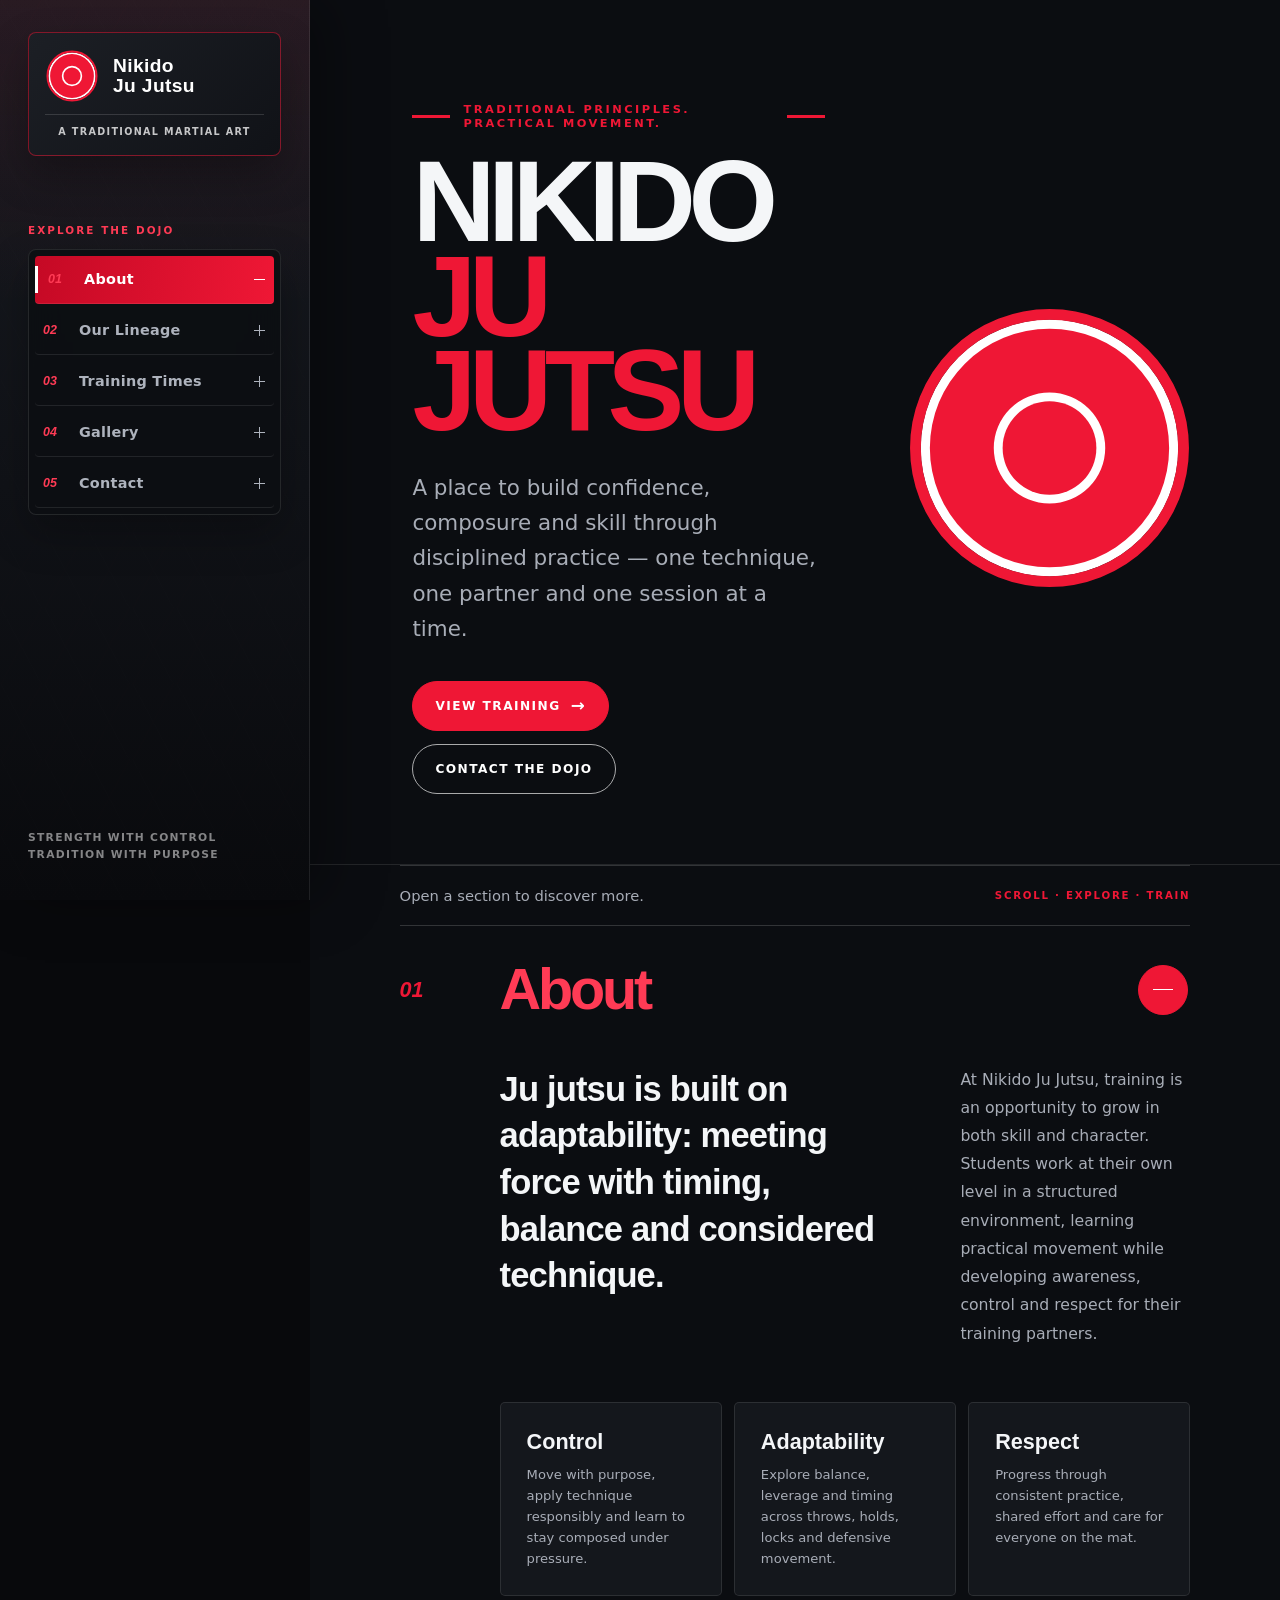
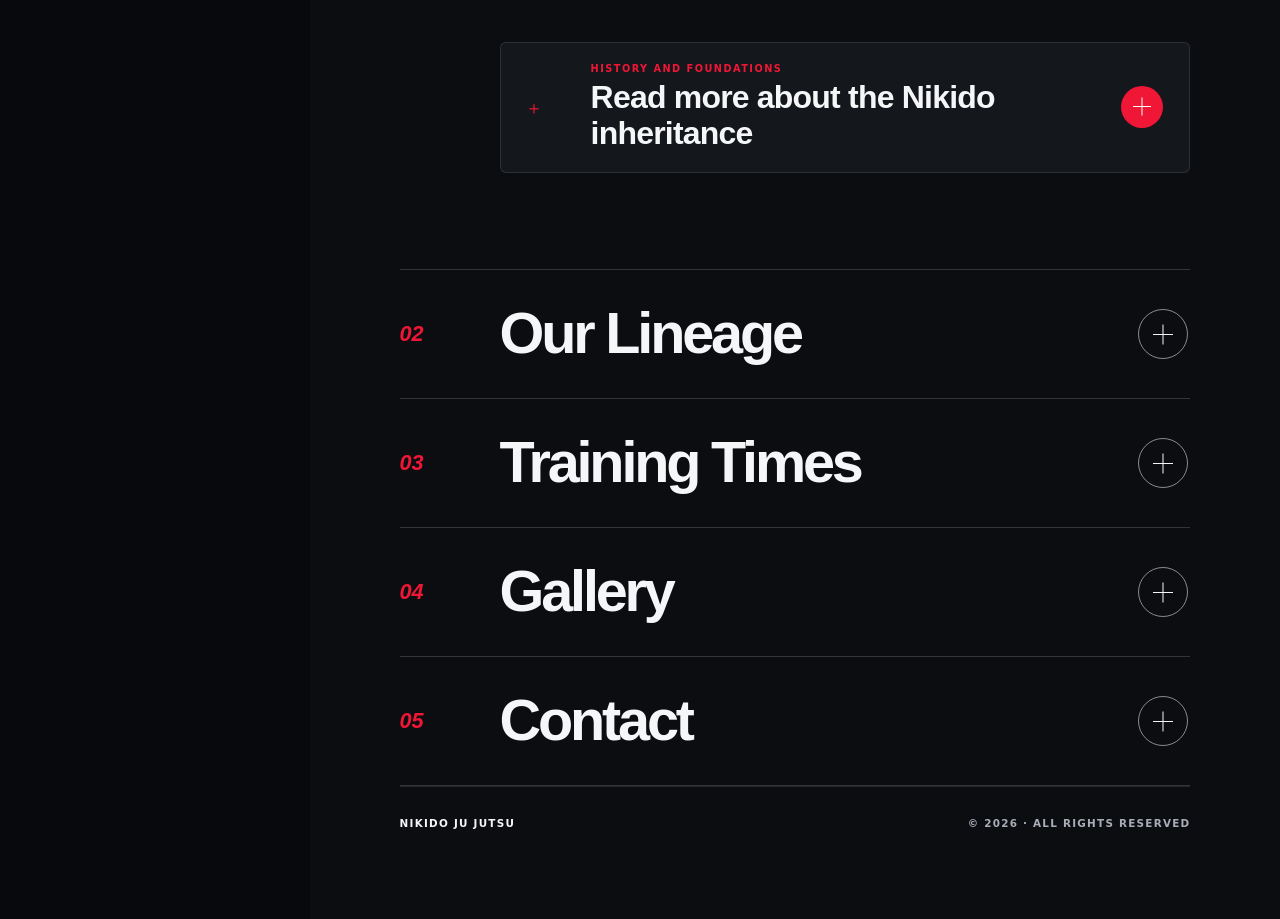
<file: nikido/nikido.html>
<!doctype html>
<html lang="en-AU">
<head>
  <meta charset="utf-8" />
  <meta name="viewport" content="width=device-width, initial-scale=1" />
  <meta name="description" content="Nikido Ju Jutsu — traditional principles, practical training and a welcoming dojo community." />
  <meta name="theme-color" content="#0b0d11" />
  <link rel="icon" href="nikido-logo.svg" type="image/svg+xml" />
  <title>Nikido Ju Jutsu</title>

  <style>
    :root {
      --red: #ef1735;
      --red-dark: #c50925;
      --red-bright: #ff3b55;
      --ink: #f4f6f8;
      --charcoal: #171a20;
      --paper: #0b0d11;
      --white: #ffffff;
      --muted: #a8adb7;
      --line: rgba(255, 255, 255, 0.12);
      --rail-width: 310px;
      --serif: "Avenir Next", "Helvetica Neue", Arial, sans-serif;
      --sans: Inter, ui-sans-serif, system-ui, -apple-system, BlinkMacSystemFont, "Segoe UI", sans-serif;
    }

    * {
      box-sizing: border-box;
    }

    html {
      min-height: 100%;
      scroll-behavior: smooth;
      scroll-padding-top: 24px;
    }

    body {
      margin: 0;
      min-width: 320px;
      min-height: 100vh;
      color: var(--ink);
      background: linear-gradient(135deg, var(--white), var(--paper));
      font-family: var(--sans);
      font-synthesis: none;
    }

    button,
    input,
    textarea {
      font: inherit;
    }

    button,
    a,
    summary {
      -webkit-tap-highlight-color: transparent;
    }

    a {
      color: inherit;
    }

    .skip-link {
      position: fixed;
      z-index: 100;
      top: 12px;
      left: 12px;
      padding: 12px 16px;
      color: var(--white);
      background: var(--red);
      border-radius: 4px;
      font-weight: 800;
      transform: translateY(-150%);
      transition: transform 160ms ease;
    }

    .skip-link:focus {
      transform: translateY(0);
    }

    .site-shell {
      display: grid;
      grid-template-columns: var(--rail-width) minmax(0, 1fr);
      min-height: 100vh;
    }

    .nav-rail {
      position: sticky;
      z-index: 20;
      top: 0;
      align-self: start;
      height: 100vh;
      height: 100svh;
      overflow: auto;
      color: var(--ink);
      background: linear-gradient(
        180deg,
        #ffffff 0%,
        #ffffff 27%,
        #eef0f3 49%,
        #898d94 74%,
        var(--ink) 100%
      );
      background-size: 100% 100%;
      border-right: 1px solid rgba(21, 24, 29, 0.09);
      box-shadow: 18px 0 50px rgba(21, 24, 29, 0.06);
    }

    .nav-rail::after {
      content: "";
      position: absolute;
      inset: 0;
      pointer-events: none;
      opacity: 0.68;
      background-image:
        linear-gradient(118deg, transparent 48%, rgba(239, 23, 53, 0.045) 49%, transparent 50%),
        linear-gradient(62deg, transparent 48%, rgba(239, 23, 53, 0.025) 49%, transparent 50%);
      background-size: 44px 76px;
      mix-blend-mode: overlay;
    }

    .nav-inner {
      position: relative;
      z-index: 1;
      display: flex;
      flex-direction: column;
      min-height: 100%;
      padding: 32px 28px 26px;
    }

    .rail-brand {
      display: grid;
      grid-template-columns: auto minmax(0, 1fr);
      column-gap: 14px;
      row-gap: 11px;
      align-items: center;
      min-height: 116px;
      padding: 16px;
      color: var(--white);
      background: linear-gradient(135deg, var(--red), #ff304a);
      border-radius: 18px;
      box-shadow: 0 18px 38px rgba(239, 23, 53, 0.22);
      text-decoration: none;
    }

    .mini-mark {
      display: grid;
      flex: 0 0 auto;
      width: 54px;
      height: 54px;
      place-items: center;
      background: var(--white);
      border: 2px solid var(--white);
      border-radius: 50%;
      box-shadow: 0 8px 20px rgba(127, 7, 16, 0.16);
    }

    .mini-mark img {
      display: block;
      width: 82%;
      height: 82%;
      object-fit: contain;
    }

    .brand-name {
      display: block;
      font-family: var(--serif);
      font-size: 1.2rem;
      font-weight: 700;
      line-height: 1.02;
      letter-spacing: 0.02em;
    }

    .brand-art {
      display: block;
      grid-column: 1 / -1;
      margin: 0;
      padding-top: 10px;
      color: rgba(255, 255, 255, 0.76);
      border-top: 1px solid rgba(255, 255, 255, 0.14);
      font-size: 0.6rem;
      font-weight: 800;
      line-height: 1.45;
      letter-spacing: 0.14em;
      text-align: center;
      text-transform: uppercase;
    }

    .nav-label {
      margin: 68px 0 13px;
      color: var(--red);
      font-size: 0.65rem;
      font-weight: 900;
      letter-spacing: 0.2em;
      text-transform: uppercase;
    }

    .section-nav {
      display: grid;
      gap: 3px;
      padding: 6px;
      background: rgba(255, 255, 255, 0.82);
      border: 1px solid rgba(255, 255, 255, 0.55);
      border-radius: 16px;
      box-shadow: 0 14px 34px rgba(21, 24, 29, 0.1);
      backdrop-filter: blur(18px);
    }

    .nav-button {
      position: relative;
      display: grid;
      grid-template-columns: 28px 1fr auto;
      gap: 8px;
      align-items: center;
      width: 100%;
      min-height: 48px;
      padding: 0 8px;
      color: var(--muted);
      background: transparent;
      border: 0;
      border-bottom: 1px solid rgba(21, 24, 29, 0.1);
      border-radius: 10px;
      text-align: left;
      cursor: pointer;
      transition: color 160ms ease, padding-left 160ms ease, background 160ms ease;
    }

    .nav-button:hover,
    .nav-button:focus-visible {
      color: var(--ink);
      background: rgba(239, 23, 53, 0.055);
      outline: none;
    }

    .nav-button[aria-expanded="true"] {
      color: var(--white);
      background: var(--red);
      padding-left: 13px;
    }

    .nav-button[aria-expanded="true"]::before {
      content: "";
      position: absolute;
      top: 10px;
      bottom: 10px;
      left: 0;
      width: 3px;
      background: var(--white);
    }

    .nav-number {
      color: var(--red-bright);
      font-family: var(--serif);
      font-size: 0.78rem;
      font-style: italic;
      font-weight: 700;
    }

    .nav-text {
      font-size: 0.9rem;
      font-weight: 760;
      letter-spacing: 0.02em;
    }

    .nav-icon {
      position: relative;
      width: 13px;
      height: 13px;
    }

    .nav-icon::before,
    .nav-icon::after {
      content: "";
      position: absolute;
      top: 6px;
      left: 1px;
      width: 11px;
      height: 1px;
      background: currentColor;
      transition: transform 160ms ease;
    }

    .nav-icon::after {
      transform: rotate(90deg);
    }

    .nav-button[aria-expanded="true"] .nav-icon::after {
      transform: rotate(0deg);
    }

    .rail-footer {
      margin-top: auto;
      padding-top: 38px;
      color: rgba(255, 255, 255, 0.62);
      font-size: 0.67rem;
      font-weight: 700;
      line-height: 1.6;
      letter-spacing: 0.12em;
      text-transform: uppercase;
    }

    .main {
      position: relative;
      min-width: 0;
      overflow: hidden;
    }

    .main::before {
      content: "柔術";
      position: absolute;
      z-index: -1;
      top: 90px;
      right: -24px;
      color: rgba(239, 23, 53, 0.045);
      font-family: var(--serif);
      font-size: clamp(9rem, 23vw, 23rem);
      font-weight: 800;
      line-height: 0.8;
      letter-spacing: -0.16em;
      writing-mode: vertical-rl;
      user-select: none;
    }

    .hero {
      position: relative;
      display: grid;
      grid-template-columns: minmax(0, 1.2fr) minmax(230px, 0.8fr);
      gap: clamp(34px, 6vw, 84px);
      align-items: center;
      min-height: 690px;
      padding: clamp(62px, 8vw, 116px) clamp(30px, 8vw, 118px) 70px;
      background:
        linear-gradient(90deg, transparent 49.8%, rgba(17, 17, 17, 0.055) 50%, transparent 50.2%),
        linear-gradient(0deg, transparent 49.8%, rgba(17, 17, 17, 0.055) 50%, transparent 50.2%);
      background-size: 74px 74px;
      background-color: var(--white);
    }

    .hero-copy {
      position: relative;
      z-index: 1;
    }

    .kicker {
      display: flex;
      gap: 13px;
      align-items: center;
      margin: 0 0 24px;
      color: var(--red);
      font-size: 0.71rem;
      font-weight: 900;
      letter-spacing: 0.22em;
      text-transform: uppercase;
    }

    .kicker::before,
    .kicker::after {
      content: "";
      flex: 0 0 38px;
      width: 38px;
      height: 3px;
      background: var(--red);
    }

    h1 {
      max-width: 9ch;
      margin: 0;
      font-family: var(--serif);
      font-size: clamp(4.3rem, 9vw, 9.6rem);
      font-weight: 900;
      line-height: 0.82;
      letter-spacing: -0.065em;
      text-transform: uppercase;
    }

    h1 .red {
      color: var(--red);
      font-style: normal;
    }

    .hero-intro {
      max-width: 56ch;
      margin: 32px 0 0;
      color: #4f555e;
      font-family: var(--sans);
      font-size: clamp(1.05rem, 1.7vw, 1.34rem);
      font-weight: 500;
      line-height: 1.65;
    }

    .hero-actions {
      display: flex;
      flex-wrap: wrap;
      gap: 13px;
      margin-top: 34px;
    }

    .button {
      display: inline-flex;
      gap: 10px;
      align-items: center;
      justify-content: center;
      min-height: 50px;
      padding: 0 22px;
      border: 1px solid var(--ink);
      border-radius: 999px;
      text-decoration: none;
      font-size: 0.76rem;
      font-weight: 900;
      letter-spacing: 0.12em;
      text-transform: uppercase;
      transition: color 160ms ease, background 160ms ease, transform 160ms ease;
    }

    .button:hover,
    .button:focus-visible {
      transform: translateY(-2px);
      outline: none;
    }

    .button.primary {
      color: var(--white);
      background: var(--red);
      border-color: var(--red);
    }

    .button.primary:hover,
    .button.primary:focus-visible {
      background: var(--red-dark);
      border-color: var(--red-dark);
    }

    .button.secondary:hover,
    .button.secondary:focus-visible {
      color: var(--white);
      background: var(--ink);
    }

    .arrow {
      font-size: 1.05rem;
      line-height: 1;
    }

    .hero-mark-wrap {
      position: relative;
      display: grid;
      place-items: center;
      min-height: 390px;
    }

    .hero-mark-wrap::before,
    .hero-mark-wrap::after {
      content: "";
      position: absolute;
      border-radius: 50%;
    }

    .hero-mark-wrap::before {
      width: min(29vw, 390px);
      aspect-ratio: 1;
      background: radial-gradient(circle, #ffffff 0 65%, rgba(239, 23, 53, 0.09) 66% 100%);
      box-shadow: 0 32px 70px rgba(239, 23, 53, 0.15);
    }

    .hero-mark-wrap::after {
      width: min(34vw, 455px);
      aspect-ratio: 1;
      border: 1px solid rgba(239, 23, 53, 0.28);
    }

    .hero-mark {
      position: relative;
      z-index: 1;
      display: grid;
      width: min(23vw, 300px);
      aspect-ratio: 1;
      place-items: center;
    }

    .hero-logo {
      display: block;
      width: 100%;
      height: 100%;
      object-fit: contain;
      filter: drop-shadow(0 24px 36px rgba(197, 9, 37, 0.18));
    }

    .content-area {
      padding: 0 clamp(24px, 7vw, 108px) 90px;
      background: var(--white);
    }

    .content-rule {
      display: grid;
      grid-template-columns: 1fr auto;
      gap: 20px;
      align-items: center;
      padding: 21px 0;
      border-top: 1px solid var(--ink);
      border-bottom: 1px solid var(--line);
    }

    .content-rule p {
      margin: 0;
      color: var(--muted);
      font-family: var(--sans);
      font-size: 0.92rem;
    }

    .content-rule span {
      color: var(--red);
      font-size: 0.64rem;
      font-weight: 900;
      letter-spacing: 0.17em;
      text-transform: uppercase;
    }

    .panels {
      border-bottom: 1px solid var(--ink);
    }

    .panel {
      border-top: 1px solid var(--ink);
    }

    .panel:first-child {
      border-top: 0;
    }

    .panel-summary {
      display: grid;
      grid-template-columns: 80px minmax(0, 1fr) 52px;
      gap: 20px;
      align-items: center;
      min-height: 128px;
      padding: 16px 0;
      cursor: pointer;
      list-style: none;
    }

    .panel-summary::-webkit-details-marker {
      display: none;
    }

    .panel-summary:focus-visible {
      outline: 2px solid var(--red);
      outline-offset: 6px;
    }

    .panel-number {
      color: var(--red);
      font-family: var(--serif);
      font-size: 1.35rem;
      font-style: italic;
      font-weight: 700;
    }

    .panel-title {
      margin: 0;
      font-family: var(--serif);
      font-size: clamp(2rem, 4.5vw, 4.75rem);
      font-weight: 800;
      line-height: 0.95;
      letter-spacing: -0.055em;
      transition: color 160ms ease;
    }

    .panel-summary:hover .panel-title,
    .panel[open] .panel-title {
      color: var(--red);
    }

    .panel-toggle {
      position: relative;
      width: 50px;
      height: 50px;
      border: 1px solid var(--ink);
      border-radius: 50%;
      transition: color 160ms ease, background 160ms ease, transform 200ms ease;
    }

    .panel-toggle::before,
    .panel-toggle::after {
      content: "";
      position: absolute;
      top: 24px;
      left: 14px;
      width: 20px;
      height: 1px;
      background: currentColor;
    }

    .panel-toggle::after {
      transform: rotate(90deg);
      transition: transform 180ms ease;
    }

    .panel-summary:hover .panel-toggle,
    .panel[open] .panel-toggle {
      color: var(--white);
      background: var(--red);
      border-color: var(--red);
    }

    .panel[open] .panel-toggle {
      transform: rotate(180deg);
    }

    .panel[open] .panel-toggle::after {
      transform: rotate(0deg);
    }

    .panel-body {
      padding: 12px 0 clamp(54px, 8vw, 96px) 100px;
      animation: reveal 240ms ease both;
    }

    @keyframes reveal {
      from { opacity: 0; transform: translateY(-8px); }
      to { opacity: 1; transform: translateY(0); }
    }

    /* Modern browsers can animate the native details content in both directions. */
    @supports selector(details::details-content) {
      html {
        interpolate-size: allow-keywords;
      }

      .panel::details-content {
        block-size: 0;
        overflow: hidden;
        opacity: 0;
        transform: translateY(-10px);
        transform-origin: top;
        transition:
          block-size 440ms cubic-bezier(0.22, 1, 0.36, 1),
          opacity 260ms ease,
          transform 440ms cubic-bezier(0.22, 1, 0.36, 1),
          content-visibility 440ms;
        transition-behavior: allow-discrete;
      }

      .panel[open]::details-content {
        block-size: auto;
        opacity: 1;
        transform: translateY(0);
      }

      .panel-body {
        animation: none;
      }
    }

    .lead-grid {
      display: grid;
      grid-template-columns: minmax(0, 1.35fr) minmax(230px, 0.65fr);
      gap: clamp(32px, 6vw, 78px);
      align-items: start;
    }

    .large-copy {
      margin: 0;
      font-family: var(--serif);
      font-size: clamp(1.45rem, 2.7vw, 2.45rem);
      line-height: 1.35;
      letter-spacing: -0.025em;
      font-weight: 750;
    }

    .body-copy {
      margin: 0;
      color: var(--muted);
      font-size: 0.98rem;
      line-height: 1.8;
    }

    .principles {
      display: grid;
      grid-template-columns: repeat(3, 1fr);
      margin-top: 54px;
      border-top: 1px solid var(--line);
      border-bottom: 1px solid var(--line);
    }

    .principle {
      min-height: 160px;
      padding: 27px 24px 27px 0;
      border-right: 1px solid var(--line);
    }

    .principle + .principle {
      padding-left: 24px;
    }

    .principle:last-child {
      border-right: 0;
    }

    .principle strong {
      display: block;
      margin-bottom: 9px;
      font-family: var(--serif);
      font-size: 1.35rem;
      font-weight: 600;
    }

    .principle span {
      color: var(--muted);
      font-size: 0.82rem;
      line-height: 1.6;
    }

    .about-more {
      overflow: hidden;
      margin-top: 46px;
      background: #f7f8fa;
      border: 1px solid var(--line);
      border-radius: 20px;
    }

    .about-more-summary {
      display: grid;
      grid-template-columns: 48px minmax(0, 1fr) 44px;
      gap: 18px;
      align-items: center;
      min-height: 108px;
      padding: 20px 24px;
      cursor: pointer;
      list-style: none;
      transition: background 160ms ease;
    }

    .about-more-summary::-webkit-details-marker,
    .about-sources-summary::-webkit-details-marker {
      display: none;
    }

    .about-more-summary:hover,
    .about-more-summary:focus-visible,
    .about-more[open] > .about-more-summary {
      background: var(--white);
      outline: none;
    }

    .about-more-index {
      color: var(--red);
      font-family: var(--serif);
      font-size: 1.15rem;
      font-weight: 600;
    }

    .about-more-label {
      display: grid;
      gap: 6px;
    }

    .about-more-label small {
      color: var(--red);
      font-size: 0.61rem;
      font-weight: 600;
      letter-spacing: 0.15em;
      text-transform: uppercase;
    }

    .about-more-label strong {
      font-family: var(--serif);
      font-size: clamp(1.35rem, 2.5vw, 2rem);
      font-weight: 600;
      line-height: 1.12;
      letter-spacing: -0.025em;
    }

    .about-more-toggle {
      position: relative;
      width: 42px;
      height: 42px;
      color: var(--white);
      background: var(--red);
      border-radius: 50%;
      transition: transform 200ms ease;
    }

    .about-more-toggle::before,
    .about-more-toggle::after {
      content: "";
      position: absolute;
      top: 20px;
      left: 12px;
      width: 18px;
      height: 1px;
      background: currentColor;
    }

    .about-more-toggle::after {
      transform: rotate(90deg);
      transition: transform 180ms ease;
    }

    .about-more[open] .about-more-toggle {
      transform: rotate(180deg);
    }

    .about-more[open] .about-more-toggle::after {
      transform: rotate(0deg);
    }

    .about-more-content {
      padding: clamp(30px, 5vw, 62px);
      background: var(--white);
      border-top: 1px solid var(--line);
      animation: reveal 240ms ease both;
    }

    .history-intro {
      display: grid;
      grid-template-columns: minmax(0, 0.72fr) minmax(0, 1.28fr);
      gap: clamp(28px, 6vw, 78px);
      align-items: start;
      padding-bottom: 44px;
      border-bottom: 1px solid var(--line);
    }

    .history-intro-heading {
      margin: 0;
      color: var(--red);
      font-family: var(--serif);
      font-size: clamp(2rem, 4vw, 3.7rem);
      font-weight: 600;
      line-height: 0.98;
      letter-spacing: -0.045em;
    }

    .history-intro-copy {
      display: grid;
      gap: 16px;
    }

    .history-intro-copy p,
    .history-chapter p {
      margin: 0;
      color: #4f555e;
      font-size: 0.94rem;
      line-height: 1.82;
    }

    .history-intro-copy p:first-child {
      color: var(--ink);
      font-size: 1.06rem;
    }

    .history-timeline {
      position: relative;
      display: grid;
      gap: 0;
      margin-top: 48px;
      padding-left: 54px;
    }

    .history-timeline::before {
      content: "";
      position: absolute;
      top: 8px;
      bottom: 34px;
      left: 14px;
      width: 1px;
      background: linear-gradient(var(--red), rgba(239, 23, 53, 0.12));
    }

    .history-chapter {
      position: relative;
      padding: 0 0 42px;
    }

    .history-chapter::before {
      content: attr(data-step);
      position: absolute;
      top: -3px;
      left: -54px;
      display: grid;
      width: 30px;
      height: 30px;
      place-items: center;
      color: var(--white);
      background: var(--red);
      border: 5px solid var(--white);
      border-radius: 50%;
      box-shadow: 0 0 0 1px rgba(239, 23, 53, 0.24);
      font-size: 0.56rem;
      font-weight: 600;
    }

    .history-chapter h4 {
      margin: 0 0 14px;
      font-family: var(--serif);
      font-size: clamp(1.35rem, 2.3vw, 2rem);
      font-weight: 600;
      line-height: 1.12;
      letter-spacing: -0.025em;
    }

    .history-chapter p + p {
      margin-top: 13px;
    }

    .citations {
      display: inline-flex;
      gap: 3px;
      margin-left: 3px;
      vertical-align: super;
    }

    .citation {
      color: var(--red);
      font-size: 0.64em;
      font-weight: 600;
      text-decoration: none;
    }

    .citation:hover,
    .citation:focus-visible {
      text-decoration: underline;
      outline: none;
    }

    .history-callout {
      position: relative;
      margin: 2px 0 0;
      padding: clamp(28px, 5vw, 48px);
      color: var(--white);
      background: linear-gradient(120deg, var(--red), #ff3b55);
      border-radius: 18px;
      font-family: var(--serif);
      font-size: clamp(1.4rem, 3vw, 2.45rem);
      font-weight: 600;
      line-height: 1.28;
      letter-spacing: -0.025em;
    }

    .history-callout::before {
      content: "“";
      position: absolute;
      top: 4px;
      left: 16px;
      color: rgba(255, 255, 255, 0.2);
      font-size: 5rem;
      line-height: 1;
    }

    .about-sources {
      overflow: hidden;
      margin-top: 34px;
      background: #f7f8fa;
      border: 1px solid var(--line);
      border-radius: 16px;
    }

    .about-sources-summary {
      display: flex;
      gap: 20px;
      align-items: center;
      justify-content: space-between;
      min-height: 72px;
      padding: 16px 20px;
      cursor: pointer;
      list-style: none;
    }

    .about-sources-summary strong {
      font-family: var(--serif);
      font-size: 1.1rem;
      font-weight: 600;
    }

    .about-sources-summary span {
      color: var(--red);
      font-size: 0.64rem;
      font-weight: 600;
      letter-spacing: 0.12em;
      text-transform: uppercase;
    }

    .source-list {
      margin: 0;
      padding: 0 24px 24px 58px;
      background: var(--white);
      border-top: 1px solid var(--line);
    }

    .source-list li {
      padding: 14px 8px 14px 2px;
      color: #565c65;
      border-bottom: 1px solid var(--line);
      font-size: 0.78rem;
      line-height: 1.65;
    }

    .source-list li::marker {
      color: var(--red);
      font-weight: 600;
    }

    .source-list li:last-child {
      border-bottom: 0;
    }

    .source-list a {
      color: var(--red-dark);
      font-weight: 600;
      text-underline-offset: 3px;
    }

    .lineage-intro {
      max-width: 830px;
    }

    .lineage-viewer-shell {
      overflow: hidden;
      margin-top: 42px;
      background: #f6f7fb;
      border: 1px solid rgba(239, 23, 53, 0.2);
      border-radius: 20px;
      box-shadow: 0 24px 60px rgba(21, 24, 29, 0.12);
    }

    .lineage-viewer-header {
      display: flex;
      gap: 24px;
      align-items: center;
      justify-content: space-between;
      padding: 18px 20px;
      color: var(--white);
      background: linear-gradient(110deg, var(--red), #ff3b55);
    }

    .lineage-viewer-heading {
      display: grid;
      gap: 4px;
    }

    .lineage-viewer-kicker {
      color: rgba(255, 255, 255, 0.72);
      font-size: 0.61rem;
      font-weight: 600;
      letter-spacing: 0.15em;
      text-transform: uppercase;
    }

    .lineage-viewer-title {
      font-family: var(--serif);
      font-size: 1.2rem;
      font-weight: 600;
      line-height: 1.2;
    }

    .lineage-viewer-help {
      color: rgba(255, 255, 255, 0.76);
      font-size: 0.72rem;
      line-height: 1.45;
    }

    .lineage-viewer-link {
      display: inline-flex;
      flex: 0 0 auto;
      align-items: center;
      min-height: 40px;
      padding: 0 15px;
      color: var(--white);
      background: rgba(255, 255, 255, 0.12);
      border: 1px solid rgba(255, 255, 255, 0.5);
      border-radius: 999px;
      text-decoration: none;
      font-size: 0.68rem;
      font-weight: 600;
      letter-spacing: 0.08em;
      text-transform: uppercase;
      transition: background 160ms ease, transform 160ms ease;
    }

    .lineage-viewer-link:hover,
    .lineage-viewer-link:focus-visible {
      background: rgba(255, 255, 255, 0.22);
      outline: none;
      transform: translateY(-1px);
    }

    .lineage-viewer {
      display: block;
      width: 100%;
      height: min(72vh, 760px);
      min-height: 600px;
      background: #f6f7fb;
      border: 0;
    }

    .schedule-head {
      display: flex;
      gap: 30px;
      align-items: end;
      justify-content: space-between;
      margin-bottom: 34px;
    }

    .schedule-head .large-copy {
      max-width: 680px;
    }

    .location-chip {
      flex: 0 0 auto;
      padding: 9px 12px;
      color: var(--red);
      border: 1px solid rgba(239, 23, 53, 0.36);
      font-size: 0.62rem;
      font-weight: 900;
      letter-spacing: 0.14em;
      text-decoration: none;
      text-transform: uppercase;
    }

    .schedule {
      border-top: 2px solid var(--ink);
    }

    .session {
      display: grid;
      grid-template-columns: minmax(150px, 0.7fr) minmax(160px, 1fr) minmax(160px, 0.8fr);
      gap: 20px;
      align-items: center;
      min-height: 93px;
      border-bottom: 1px solid var(--line);
    }

    .session-day {
      font-family: var(--serif);
      font-size: 1.2rem;
      font-weight: 700;
    }

    .session-class {
      color: var(--muted);
      font-size: 0.86rem;
      font-weight: 700;
    }

    .session-time {
      justify-self: end;
      color: var(--red);
      font-size: 0.7rem;
      font-weight: 900;
      letter-spacing: 0.13em;
      text-align: right;
      text-transform: uppercase;
    }

    .schedule-note {
      margin: 20px 0 0;
      color: var(--muted);
      font-size: 0.76rem;
      line-height: 1.6;
    }

    .schedule-note a,
    .contact-value a {
      color: inherit;
      text-underline-offset: 3px;
    }

    .gallery-intro {
      display: flex;
      gap: 30px;
      align-items: end;
      justify-content: space-between;
      margin-bottom: 34px;
    }

    .gallery-intro .large-copy {
      max-width: 650px;
    }

    .gallery-grid {
      display: grid;
      grid-template-columns: 1.15fr 0.85fr 0.85fr;
      grid-auto-rows: 230px;
      gap: 10px;
    }

    .gallery-placeholder {
      position: relative;
      display: flex;
      align-items: flex-end;
      overflow: hidden;
      padding: 18px;
      color: var(--white);
      background:
        linear-gradient(135deg, transparent 0 46%, rgba(255, 255, 255, 0.13) 46% 48%, transparent 48%),
        var(--red);
      border: 1px solid rgba(239, 23, 53, 0.16);
      isolation: isolate;
    }

    .gallery-placeholder::before {
      content: "";
      position: absolute;
      z-index: -1;
      width: 180px;
      height: 180px;
      top: 50%;
      left: 50%;
      background: rgba(255, 255, 255, 0.17);
      border-radius: 50%;
      transform: translate(-50%, -50%);
    }

    .gallery-placeholder:nth-child(1) {
      grid-row: span 2;
    }

    .gallery-placeholder:nth-child(2),
    .gallery-placeholder:nth-child(5) {
      color: var(--ink);
      background: #f0f2f5;
    }

    .gallery-placeholder:nth-child(2)::before,
    .gallery-placeholder:nth-child(5)::before {
      top: 18%;
      left: 86%;
      width: 230px;
      height: 230px;
      background: var(--red);
    }

    .gallery-placeholder:nth-child(3) {
      background:
        repeating-linear-gradient(120deg, transparent 0 22px, rgba(255, 255, 255, 0.12) 22px 23px),
        #ff334d;
    }

    .gallery-placeholder:nth-child(4) {
      color: var(--ink);
      background:
        repeating-linear-gradient(120deg, transparent 0 22px, rgba(239, 23, 53, 0.06) 22px 23px),
        var(--white);
    }

    .gallery-placeholder:nth-child(3)::before {
      background: rgba(255, 255, 255, 0.18);
    }

    .gallery-placeholder:nth-child(4)::before {
      background: var(--red);
    }

    .gallery-placeholder:nth-child(5) {
      grid-column: span 2;
    }

    .photo-label {
      display: flex;
      width: 100%;
      justify-content: space-between;
      color: inherit;
      opacity: 0.78;
      font-size: 0.6rem;
      font-weight: 900;
      letter-spacing: 0.14em;
      text-transform: uppercase;
    }

    .contact-grid {
      display: grid;
      grid-template-columns: minmax(0, 1.05fr) minmax(280px, 0.95fr);
      gap: clamp(34px, 7vw, 90px);
    }

    .contact-details {
      margin-top: 38px;
      border-top: 2px solid var(--ink);
    }

    .contact-row {
      display: grid;
      grid-template-columns: 120px 1fr;
      gap: 24px;
      padding: 20px 0;
      border-bottom: 1px solid var(--line);
    }

    .contact-label {
      color: var(--red);
      font-size: 0.6rem;
      font-weight: 900;
      letter-spacing: 0.17em;
      text-transform: uppercase;
    }

    .contact-value {
      color: var(--muted);
      font-family: var(--sans);
      font-size: 1.03rem;
    }

    .contact-card {
      position: relative;
      overflow: hidden;
      min-height: 400px;
      padding: clamp(28px, 4vw, 48px);
      color: var(--white);
      background: var(--red);
    }

    .contact-card::before {
      content: "柔";
      position: absolute;
      right: -17px;
      bottom: -58px;
      color: rgba(255, 255, 255, 0.1);
      font-family: var(--serif);
      font-size: 16rem;
      line-height: 1;
    }

    .contact-card-kicker {
      color: rgba(255, 255, 255, 0.65);
      font-size: 0.63rem;
      font-weight: 900;
      letter-spacing: 0.17em;
      text-transform: uppercase;
    }

    .contact-card h3 {
      position: relative;
      max-width: 7ch;
      margin: 42px 0 24px;
      font-family: var(--serif);
      font-size: clamp(2.7rem, 5vw, 5rem);
      font-weight: 800;
      line-height: 0.9;
      letter-spacing: -0.055em;
    }

    .contact-card p {
      position: relative;
      max-width: 35ch;
      margin: 0;
      color: rgba(255, 255, 255, 0.76);
      font-size: 0.84rem;
      line-height: 1.7;
    }

    .footer {
      display: flex;
      gap: 24px;
      align-items: center;
      justify-content: space-between;
      padding: 30px 0 0;
      color: var(--muted);
      font-size: 0.65rem;
      font-weight: 800;
      letter-spacing: 0.12em;
      text-transform: uppercase;
    }

    .footer strong {
      color: var(--ink);
    }

    /* A calmer, medium-weight type hierarchy keeps the modern feel without shouting. */
    .skip-link,
    .mini-mark,
    h1 {
      font-weight: 700;
    }

    .brand-name,
    .nav-text,
    .kicker,
    .button,
    .panel-title,
    .large-copy,
    .principle strong,
    .lineage-name,
    .session-day,
    .session-class,
    .contact-card h3 {
      font-weight: 600;
    }

    .brand-art,
    .nav-label,
    .nav-number,
    .rail-footer,
    .content-rule span,
    .panel-number,
    .lineage-step,
    .location-chip,
    .session-time,
    .photo-label,
    .contact-label,
    .contact-card-kicker,
    .footer {
      font-weight: 600;
    }

    /* Dark dojo theme: high contrast, crisp red accents and restrained surfaces. */
    body {
      color: var(--ink);
      background: #08090c;
    }

    .nav-rail {
      color: var(--ink);
      background:
        linear-gradient(180deg, rgba(239, 23, 53, 0.08), transparent 34%),
        linear-gradient(180deg, #181b21 0%, #101217 54%, #090a0d 100%);
      border-right-color: rgba(255, 255, 255, 0.09);
      box-shadow: 18px 0 55px rgba(0, 0, 0, 0.3);
    }

    .nav-rail::after {
      opacity: 0.34;
      background-image:
        linear-gradient(118deg, transparent 48%, rgba(239, 23, 53, 0.12) 49%, transparent 50%),
        linear-gradient(62deg, transparent 48%, rgba(255, 255, 255, 0.025) 49%, transparent 50%);
    }

    .rail-brand {
      background: linear-gradient(135deg, #1c1f25, #101217);
      border: 1px solid rgba(239, 23, 53, 0.5);
      border-radius: 8px;
      box-shadow: 0 18px 42px rgba(0, 0, 0, 0.28);
    }

    .mini-mark {
      background: transparent;
      border: 0;
      border-radius: 0;
      box-shadow: none;
    }

    .mini-mark img {
      width: 100%;
      height: 100%;
    }

    .nav-label {
      color: var(--red-bright);
    }

    .section-nav {
      background: rgba(12, 14, 18, 0.86);
      border-color: rgba(255, 255, 255, 0.1);
      border-radius: 8px;
      box-shadow: 0 18px 42px rgba(0, 0, 0, 0.26);
    }

    .nav-button {
      color: #aeb3bd;
      border-bottom-color: rgba(255, 255, 255, 0.09);
      border-radius: 4px;
    }

    .nav-button:hover,
    .nav-button:focus-visible {
      color: var(--white);
      background: rgba(239, 23, 53, 0.12);
    }

    .nav-button[aria-expanded="true"] {
      color: var(--white);
      background: linear-gradient(100deg, var(--red-dark), var(--red));
    }

    .rail-footer {
      color: rgba(255, 255, 255, 0.5);
    }

    .main {
      background: #0b0d11;
    }

    .main::before {
      color: rgba(239, 23, 53, 0.07);
    }

    .hero {
      color: var(--ink);
      background:
        linear-gradient(90deg, transparent 49.7%, rgba(255, 255, 255, 0.035) 50%, transparent 50.3%),
        linear-gradient(0deg, transparent 49.7%, rgba(255, 255, 255, 0.035) 50%, transparent 50.3%),
        #0b0d11;
      background-size: 76px 76px, 76px 76px;
      border-bottom: 1px solid rgba(255, 255, 255, 0.1);
    }

    .hero-intro,
    .body-copy,
    .history-intro-copy p,
    .history-chapter p {
      color: var(--muted);
    }

    .button {
      border-color: rgba(255, 255, 255, 0.65);
    }

    .button.secondary {
      color: var(--white);
    }

    .button.secondary:hover,
    .button.secondary:focus-visible {
      color: #0b0d11;
      background: var(--white);
    }

    .hero-mark-wrap::before,
    .hero-mark-wrap::after {
      display: none;
    }

    .hero-logo {
      filter: none;
    }

    .content-area {
      background: #0b0d11;
    }

    .content-rule,
    .panels,
    .panel,
    .schedule,
    .contact-details {
      border-color: rgba(255, 255, 255, 0.16);
    }

    .panel-summary:hover .panel-title,
    .panel[open] .panel-title {
      color: var(--red-bright);
    }

    .panel-toggle {
      border-color: rgba(255, 255, 255, 0.52);
    }

    .large-copy,
    .history-intro-copy p:first-child,
    .history-chapter h4,
    .principle strong,
    .about-more-label strong,
    .about-sources-summary strong,
    .session-day,
    .contact-value,
    .footer strong {
      color: var(--ink);
    }

    .principles {
      gap: 12px;
      border: 0;
    }

    .principle,
    .principle + .principle,
    .principle:last-child {
      padding: 26px;
      background: #14171c;
      border: 1px solid rgba(255, 255, 255, 0.1);
      border-radius: 5px;
    }

    .about-more,
    .about-sources {
      background: #14171c;
      border-color: rgba(255, 255, 255, 0.11);
      border-radius: 6px;
    }

    .about-more-summary:hover,
    .about-more-summary:focus-visible,
    .about-more[open] > .about-more-summary {
      background: #1b1f25;
    }

    .about-more-content,
    .source-list {
      background: #101217;
      border-color: rgba(255, 255, 255, 0.11);
    }

    .history-chapter::before {
      border-color: #101217;
    }

    .history-callout {
      background: linear-gradient(120deg, var(--red-dark), var(--red));
      border-radius: 5px;
    }

    .source-list li {
      color: var(--muted);
      border-color: rgba(255, 255, 255, 0.1);
    }

    .source-list a {
      color: var(--red-bright);
    }

    .lineage-viewer-shell {
      background: #101217;
      border-color: rgba(239, 23, 53, 0.42);
      border-radius: 6px;
      box-shadow: 0 26px 65px rgba(0, 0, 0, 0.35);
    }

    .lineage-viewer-header {
      background: linear-gradient(110deg, var(--red-dark), var(--red));
    }

    .lineage-viewer {
      background: #101217;
    }

    .location-chip {
      color: var(--red-bright);
      background: rgba(239, 23, 53, 0.08);
    }

    .session {
      border-color: rgba(255, 255, 255, 0.1);
    }

    .gallery-placeholder {
      background:
        linear-gradient(135deg, transparent 0 46%, rgba(255, 255, 255, 0.1) 46% 48%, transparent 48%),
        linear-gradient(140deg, var(--red-dark), var(--red));
      border-color: rgba(255, 255, 255, 0.09);
    }

    .gallery-placeholder:nth-child(2),
    .gallery-placeholder:nth-child(5) {
      color: var(--white);
      background: #171a20;
    }

    .gallery-placeholder:nth-child(4) {
      color: var(--white);
      background:
        repeating-linear-gradient(120deg, transparent 0 22px, rgba(255, 255, 255, 0.035) 22px 23px),
        #111318;
    }

    .contact-card {
      background: linear-gradient(145deg, var(--red-dark), var(--red));
    }

    .footer {
      border-top: 1px solid rgba(255, 255, 255, 0.1);
    }

    @media (max-width: 1060px) {
      :root {
        --rail-width: 250px;
      }

      .nav-inner {
        padding-inline: 22px;
      }

      .hero {
        grid-template-columns: 1fr 260px;
      }

      .hero-mark-wrap::before {
        width: 260px;
      }

      .hero-mark-wrap::after {
        width: 300px;
      }

      .hero-mark {
        width: 210px;
      }

      .panel-body {
        padding-left: 70px;
      }
    }

    @media (max-width: 820px) {
      html {
        scroll-padding-top: 126px;
      }

      .site-shell {
        display: block;
      }

      .nav-rail {
        height: auto;
        max-height: none;
        background: rgba(11, 13, 17, 0.97);
        border: 0;
        border-bottom: 4px solid var(--red);
        box-shadow: 0 8px 30px rgba(0, 0, 0, 0.35);
      }

      .nav-rail::after,
      .nav-label,
      .rail-footer {
        display: none;
      }

      .nav-inner {
        display: grid;
        grid-template-columns: auto minmax(0, 1fr);
        gap: 18px;
        align-items: center;
        min-height: 112px;
        padding: 14px 18px;
      }

      .rail-brand {
        min-height: 0;
        padding: 0;
        background: transparent;
        border-radius: 0;
        box-shadow: none;
      }

      .mini-mark {
        width: 52px;
        height: 52px;
        background: transparent;
        border: 0;
        box-shadow: none;
      }

      .brand-name,
      .brand-art {
        display: none;
      }

      .section-nav {
        display: flex;
        gap: 4px;
        overflow-x: auto;
        scrollbar-width: thin;
      }

      .nav-button {
        display: flex;
        flex: 0 0 auto;
        gap: 7px;
        min-height: 44px;
        padding: 0 11px;
        border: 1px solid rgba(255, 255, 255, 0.12);
      }

      .nav-button[aria-expanded="true"] {
        padding-left: 11px;
        background: var(--red);
        border-color: var(--red);
      }

      .nav-button[aria-expanded="true"]::before,
      .nav-icon {
        display: none;
      }

      .nav-number {
        color: var(--red);
      }

      .nav-button[aria-expanded="true"] .nav-number {
        color: rgba(255, 255, 255, 0.72);
      }

      .hero {
        grid-template-columns: 1fr;
        min-height: auto;
        padding-top: 70px;
      }

      .hero-copy {
        max-width: 650px;
      }

      .hero-mark-wrap {
        min-height: 330px;
      }

      .hero-mark-wrap::before {
        width: 270px;
      }

      .hero-mark-wrap::after {
        width: 320px;
      }

      .hero-mark {
        width: 220px;
      }

      .panel-body {
        padding-left: 0;
      }

      .lead-grid,
      .contact-grid {
        grid-template-columns: 1fr;
      }

      .history-intro {
        grid-template-columns: 1fr;
      }

      .principles {
        grid-template-columns: 1fr;
      }

      .principle,
      .principle + .principle {
        min-height: auto;
        padding: 22px 0;
        border-right: 0;
        border-bottom: 1px solid var(--line);
      }

      .principle:last-child {
        border-bottom: 0;
      }

      .lineage-viewer {
        height: 650px;
        min-height: 0;
      }

      .gallery-grid {
        grid-template-columns: 1fr 1fr;
      }

      .gallery-placeholder:nth-child(1) {
        grid-row: span 2;
      }

      .gallery-placeholder:nth-child(5) {
        grid-column: span 2;
      }
    }

    @media (max-width: 560px) {
      html {
        scroll-padding-top: 93px;
      }

      .nav-inner {
        grid-template-columns: 42px minmax(0, 1fr);
        min-height: 82px;
        padding: 10px 12px;
      }

      .mini-mark {
        width: 42px;
        height: 42px;
        box-shadow: none;
      }

      .nav-button {
        min-height: 40px;
        padding-inline: 10px;
      }

      .nav-button[aria-expanded="true"] {
        padding-left: 10px;
      }

      .nav-number {
        display: none;
      }

      .nav-text {
        font-size: 0.72rem;
      }

      .hero {
        padding: 54px 22px 46px;
      }

      h1 {
        font-size: clamp(4rem, 21vw, 6.4rem);
      }

      .hero-intro {
        font-size: 1.04rem;
      }

      .hero-actions {
        display: grid;
      }

      .button {
        width: 100%;
      }

      .hero-mark-wrap {
        min-height: 280px;
      }

      .hero-mark-wrap::before {
        width: 225px;
      }

      .hero-mark-wrap::after {
        width: 260px;
      }

      .hero-mark {
        width: 180px;
      }

      .content-area {
        padding: 0 18px 54px;
      }

      .content-rule {
        grid-template-columns: 1fr;
        gap: 6px;
      }

      .panel-summary {
        grid-template-columns: 38px minmax(0, 1fr) 42px;
        gap: 10px;
        min-height: 96px;
      }

      .panel-title {
        font-size: 2rem;
      }

      .panel-toggle {
        width: 40px;
        height: 40px;
      }

      .panel-toggle::before,
      .panel-toggle::after {
        top: 19px;
        left: 11px;
        width: 16px;
      }

      .schedule-head,
      .gallery-intro {
        display: grid;
        justify-content: stretch;
      }

      .location-chip {
        justify-self: start;
      }

      .session {
        grid-template-columns: 1fr;
        gap: 7px;
        padding: 20px 0;
      }

      .session-time {
        justify-self: start;
        text-align: left;
      }

      .gallery-grid {
        grid-template-columns: 1fr;
        grid-auto-rows: 230px;
      }

      .gallery-placeholder:nth-child(1) {
        grid-row: span 1;
      }

      .gallery-placeholder:nth-child(5) {
        grid-column: span 1;
      }

      .contact-row {
        grid-template-columns: 90px 1fr;
        gap: 15px;
      }

      .contact-card {
        min-height: 340px;
      }

      .about-more-summary {
        grid-template-columns: 32px minmax(0, 1fr) 40px;
        gap: 12px;
        min-height: 96px;
        padding: 16px 14px;
      }

      .about-more-content {
        padding: 30px 18px;
      }

      .history-timeline {
        padding-left: 44px;
      }

      .history-timeline::before {
        left: 10px;
      }

      .history-chapter::before {
        left: -47px;
      }

      .source-list {
        padding-right: 14px;
        padding-left: 46px;
      }

      .lineage-viewer-header {
        align-items: flex-start;
        flex-direction: column;
      }

      .lineage-viewer {
        height: 540px;
      }

      .footer {
        display: grid;
      }
    }

    @media (prefers-reduced-motion: reduce) {
      html {
        scroll-behavior: auto;
      }

      *,
      *::before,
      *::after {
        animation-duration: 0.01ms !important;
        animation-iteration-count: 1 !important;
        transition-duration: 0.01ms !important;
      }

      .panel::details-content {
        transition-duration: 0.01ms !important;
      }
    }
  </style>
</head>

<body>
  <a class="skip-link" href="#main-content">Skip to content</a>

  <div class="site-shell">
    <aside class="nav-rail" aria-label="Nikido site navigation">
      <div class="nav-inner">
        <a class="rail-brand" href="#top" aria-label="Nikido Ju Jutsu home">
          <span class="mini-mark" aria-hidden="true"><img src="nikido-logo.svg" alt="" /></span>
          <span class="brand-name">Nikido<br />Ju Jutsu</span>
          <span class="brand-art">A traditional martial art</span>
        </a>

        <p class="nav-label">Explore the dojo</p>

        <!-- Add, remove or rename navigation items here to change the menu. -->
        <nav class="section-nav" aria-label="Page sections">
          <button class="nav-button" type="button" data-target="about" aria-controls="about" aria-expanded="true">
            <span class="nav-number">01</span>
            <span class="nav-text">About</span>
            <span class="nav-icon" aria-hidden="true"></span>
          </button>
          <button class="nav-button" type="button" data-target="lineage" aria-controls="lineage" aria-expanded="false">
            <span class="nav-number">02</span>
            <span class="nav-text">Our Lineage</span>
            <span class="nav-icon" aria-hidden="true"></span>
          </button>
          <button class="nav-button" type="button" data-target="training" aria-controls="training" aria-expanded="false">
            <span class="nav-number">03</span>
            <span class="nav-text">Training Times</span>
            <span class="nav-icon" aria-hidden="true"></span>
          </button>
          <button class="nav-button" type="button" data-target="gallery" aria-controls="gallery" aria-expanded="false">
            <span class="nav-number">04</span>
            <span class="nav-text">Gallery</span>
            <span class="nav-icon" aria-hidden="true"></span>
          </button>
          <button class="nav-button" type="button" data-target="contact" aria-controls="contact" aria-expanded="false">
            <span class="nav-number">05</span>
            <span class="nav-text">Contact</span>
            <span class="nav-icon" aria-hidden="true"></span>
          </button>
        </nav>

        <p class="rail-footer">Strength with control<br />Tradition with purpose</p>
      </div>
    </aside>

    <main class="main" id="main-content">
      <section class="hero" id="top" aria-labelledby="page-title">
        <div class="hero-copy">
          <p class="kicker">Traditional principles. Practical movement.</p>
          <h1 id="page-title">Nikido <span class="red">Ju Jutsu</span></h1>
          <p class="hero-intro">A place to build confidence, composure and skill through disciplined practice — one technique, one partner and one session at a time.</p>
          <div class="hero-actions">
            <a class="button primary js-open-panel" href="#training" data-target="training">View training <span class="arrow" aria-hidden="true">→</span></a>
            <a class="button secondary js-open-panel" href="#contact" data-target="contact">Contact the dojo</a>
          </div>
        </div>

        <div class="hero-mark-wrap">
          <div class="hero-mark">
            <img class="hero-logo" src="nikido-logo.svg" alt="Nikido Ju Jutsu emblem" />
          </div>
        </div>
      </section>

      <div class="content-area">
        <div class="content-rule" aria-hidden="true">
          <p>Open a section to discover more.</p>
          <span>Scroll · Explore · Train</span>
        </div>

        <div class="panels">
          <!-- Each details element is a self-contained, editable navigation panel. -->
          <details class="panel" id="about" open>
            <summary class="panel-summary">
              <span class="panel-number">01</span>
              <h2 class="panel-title">About</h2>
              <span class="panel-toggle" aria-hidden="true"></span>
            </summary>
            <div class="panel-body">
              <div class="lead-grid">
                <p class="large-copy">Ju jutsu is built on adaptability: meeting force with timing, balance and considered technique.</p>
                <p class="body-copy">At Nikido Ju Jutsu, training is an opportunity to grow in both skill and character. Students work at their own level in a structured environment, learning practical movement while developing awareness, control and respect for their training partners.</p>
              </div>

              <div class="principles" aria-label="Training principles">
                <div class="principle">
                  <strong>Control</strong>
                  <span>Move with purpose, apply technique responsibly and learn to stay composed under pressure.</span>
                </div>
                <div class="principle">
                  <strong>Adaptability</strong>
                  <span>Explore balance, leverage and timing across throws, holds, locks and defensive movement.</span>
                </div>
                <div class="principle">
                  <strong>Respect</strong>
                  <span>Progress through consistent practice, shared effort and care for everyone on the mat.</span>
                </div>
              </div>

              <details class="about-more">
                <summary class="about-more-summary">
                  <span class="about-more-index">＋</span>
                  <span class="about-more-label">
                    <small>History and foundations</small>
                    <strong>Read more about the Nikido inheritance</strong>
                  </span>
                  <span class="about-more-toggle" aria-hidden="true"></span>
                </summary>

                <div class="about-more-content">
                  <header class="history-intro">
                    <h3 class="history-intro-heading">A living inheritance</h3>
                    <div class="history-intro-copy">
                      <p>Martial traditions do not travel through time as simple lists of names. They move through people: through instruction, practice, records, organisations, migration and the choices later teachers make about what must be preserved.</p>
                      <p>This account follows the ancestry received by Nikido Ju Jutsu from the early Yōshin traditions, through Shin no Shintō-ryū and Tenjin Shin’yō-ryū, to the Australian transmission associated with Ryūgorō Fukushima, Leonard Noyes, Wallace Brown, Bruce Watts and Alfred E. Ward. Related arts are included where they illuminate shared principles, without presenting them as direct Nikido succession.</p>
                      <p>The history draws on institutional records, academic research, recognised school histories and Nikido’s own genealogy and oral record. Secure relationships are stated directly; where evidence is less complete, the language remains deliberately measured.</p>
                    </div>
                  </header>

                  <div class="history-timeline">
                    <article class="history-chapter" data-step="01">
                      <h4>The willow heart and the meaning of jū</h4>
                      <p>Nikido’s deeper ancestry begins in the broad family of Yōshin-ryū traditions—the “Willow Heart School.” Its best-known origin story associates Akiyama Shirōbei Yoshitoki with the observation that rigid branches break beneath snow while the willow bends, sheds the weight and returns to form. The story describes active flexibility: yielding only as required, preserving structure and recovering control.<span class="citations" aria-label="Sources"><a class="citation" href="https://kotobank.jp/word/%E7%A7%8B%E5%B1%B1%E7%BE%A9%E6%99%82-1049267" target="_blank" rel="noopener">[1]</a><a class="citation" href="https://kotobank.jp/word/%E6%A5%8A%E5%BF%83%E6%B5%81-653105" target="_blank" rel="noopener">[2]</a></span></p>
                      <p>The principle of the soft overcoming the hard is older than Akiyama. His importance lies in giving that principle an influential Japanese martial and therapeutic form—joining adaptability with posture, timing, striking, seizing, throwing and restoration. The pairing of dangerous knowledge with restorative practice also carried an ethical lesson: intimate knowledge of harm creates a corresponding duty of care.<span class="citations" aria-label="Sources"><a class="citation" href="https://doi.org/10.20788/jmbs.1.1_89" target="_blank" rel="noopener">[3]</a><a class="citation" href="http://hdl.handle.net/10291/4119" target="_blank" rel="noopener">[4]</a></span></p>
                    </article>

                    <article class="history-chapter" data-step="02">
                      <h4>Traditions converge</h4>
                      <p>In the eighteenth century, Yamamoto Minzaemon Hidehaya systematised Shin no Shintō-ryū from the Yōshin milieu. Its published genealogy continues through Doi Mutansai Yasunobu to Honma Jōemon Kanzan Masatō. In the early nineteenth century, Iso Mataemon Masatari studied a Yōshin tradition under Hitotsuyanagi Oribe Yoshimichi and Shin no Shintō-ryū under Honma, then combined and revised what he had received into Tenjin Shin’yō-ryū.<span class="citations" aria-label="Sources"><a class="citation" href="https://kotobank.jp/word/%E7%9C%9F%E4%B9%8B%E7%A5%9E%E9%81%93%E6%B5%81-1547490" target="_blank" rel="noopener">[5]</a><a class="citation" href="https://www.nihonkobudokyoukai.org/martialarts/005/" target="_blank" rel="noopener">[6]</a><a class="citation" href="https://kotobank.jp/word/%E5%A4%A9%E7%A5%9E%E7%9C%9F%E6%A5%8A%E6%B5%81-102481" target="_blank" rel="noopener">[7]</a></span></p>
                      <p>Tenjin Shin’yō-ryū answered the close-range realities of urban conflict with seated and standing methods, releases, throws, locks, strangulations, strikes, vital-point study and resuscitation. Striking and grappling were not treated as separate worlds: atemi could disrupt posture or attention so that a throw, restraint or escape became possible. Technique was understood as a relationship between distance, timing, balance and intent.</p>
                    </article>

                    <article class="history-chapter" data-step="03">
                      <h4>Related paths, shared lessons</h4>
                      <p>Later arts transformed related knowledge in different ways. Kanō Jigorō studied Tenjin Shin’yō-ryū and Kitō-ryū before founding Kōdōkan Jūdō, turning jū into a broad educational principle supported by kata, randori and mutual welfare. Shindō Yōshin-ryū joined jūjutsu with weapon-informed body method; Ōtsuka Hironori combined that inheritance with Okinawan karate in Wadō-ryū.<span class="citations" aria-label="Sources"><a class="citation" href="https://www.ijf.org/history/jigoro-kano-who-was-he-really/3914" target="_blank" rel="noopener">[9]</a><a class="citation" href="https://www.shinyokai.com/history.php" target="_blank" rel="noopener">[14]</a><a class="citation" href="https://www.wado-ryu.jp/histor/showa.html" target="_blank" rel="noopener">[17]</a></span></p>
                      <p>Ueshiba Morihei’s Aikidō arose chiefly from Daitō-ryū Aiki-jūjutsu under Takeda Sōkaku, alongside a wider life of martial and spiritual study. Jūdō, Wadō-ryū and Aikidō illuminate ideas that matter to Nikido—balance, receiving force, timing, non-collision and integrated movement—but they neither descend from nor define Nikido’s direct teaching line.<span class="citations" aria-label="Sources"><a class="citation" href="https://www.daito-ryu.org/en/takeda-sokaku.html" target="_blank" rel="noopener">[21]</a><a class="citation" href="https://www.daito-ryu.org/en/daito-ryu-and-aikido.html" target="_blank" rel="noopener">[22]</a><a class="citation" href="https://aikikai.or.jp/eng/aikido/history/" target="_blank" rel="noopener">[23]</a></span></p>
                    </article>

                    <article class="history-chapter" data-step="04">
                      <h4>Jūjutsu comes to Australia</h4>
                      <p>Japanese martial arts reached Australian audiences through naval visitors, travelling performers and physical-culture circles. Fukushima Ryūgorō—later known as Ray Shima—arrived in 1906 with another Japanese performer, took part in public demonstrations and became a foundational transmitter in the lineage received by Nikido. A contemporary Sydney advertisement described extensive study and teaching responsibility at a Hagiwara School in Yokohama.<span class="citations" aria-label="Sources"><a class="citation" href="https://www.asjj.com.au/about-us" target="_blank" rel="noopener">[25]</a><a class="citation" href="https://teara.govt.nz/en/martial-arts/print" target="_blank" rel="noopener">[27]</a><a class="citation" href="https://nichibun.repo.nii.ac.jp/record/6905/files/symp_023_181.pdf" target="_blank" rel="noopener">[28]</a><a class="citation" href="https://www.cagesideseats.com/2012/11/4/3599474/the-martial-chronicles-jiu-jitsu-conquers-australia" target="_blank" rel="noopener">[29]</a></span></p>
                      <p>Leonard “Len” Noyes, also recorded as Sid Neil or Sid Neal, is remembered as Fukushima’s student and founded the Mercury Jiu-Jitsu Club in 1938. The received Australian line continues through Wallace C. “Wally” Brown and Bruce K. Watts of the Wind School. Public organisational histories support important parts of this story, while the specific Noyes–Brown–Watts relationship remains chiefly a Nikido lineage record.<span class="citations" aria-label="Sources"><a class="citation" href="https://www.ajja.au/history-of-the-ajja" target="_blank" rel="noopener">[26]</a><span class="citation" title="Nikido internal genealogy and succession record">[33]</span></span></p>
                    </article>

                    <article class="history-chapter" data-step="05">
                      <h4>Alfred E. Ward and the founding of Nikido</h4>
                      <p>Nikido’s genealogy identifies Alfred E. Ward as a student in the Watts line and the founder of Nikido Ju Jutsu. Ward gathered the inherited Australian jūjutsu material into a distinct named system, formed instructors and created the source of the present succession. This is where a broad international history becomes the particular history of Nikido.</p>
                      <p>The founder’s work is preserved in more than a chart. It lives in certificates, photographs, notes, grading records, repeated phrases, corrections given on the mat and the converging recollections of direct students. Those sources are essential for distinguishing Ward’s received foundation from responsible later development.<span class="citations" aria-label="Source"><span class="citation" title="Nikido internal genealogy and succession record">[33]</span></span></p>
                    </article>

                    <article class="history-chapter" data-step="06">
                      <h4>The katana as a technical lens</h4>
                      <p>Nikido gives the katana a high pedagogical value. Sword practice exposes errors of posture, line, distance, timing and attention because a blade does not forgive casual angle or disconnected movement. It can educate the empty hand by making centre line, ma-ai, hasuji, integrated action and zanshin unmistakably clear.</p>
                      <p>This does not claim one unchanged sword syllabus running through every generation. Rather, related uses of weapons in Japanese and Australian martial traditions place Nikido’s practice within a recognisable heritage. Modern Kendo, Iaido and Jodo articulate principles of character, precise movement, consequence and continuing awareness that help explain why the sword remains relevant without being carried for ordinary defence.<span class="citations" aria-label="Sources"><a class="citation" href="https://www.kendo.or.jp/en/knowledge/kendo-concept/" target="_blank" rel="noopener">[34]</a><a class="citation" href="https://www.kendo.or.jp/en/knowledge/iaido-concept/" target="_blank" rel="noopener">[36]</a><a class="citation" href="https://www.ijf.org/news/show/kata-the-forms" target="_blank" rel="noopener">[40]</a><a class="citation" href="https://www.kendo.or.jp/en/knowledge/jodo-concept/" target="_blank" rel="noopener">[42]</a><a class="citation" href="https://www.kendo.or.jp/information/20240509/" target="_blank" rel="noopener">[45]</a><a class="citation" href="https://www.auskf.org/department/iaido/iaido-study-guide" target="_blank" rel="noopener">[47]</a></span></p>
                    </article>

                    <article class="history-chapter" data-step="07">
                      <h4>What it means to inherit</h4>
                      <p>In Nikido, jū is responsive structure—not softness in isolation. Posture remains organised without rigidity; movement joins the hands to the back, legs and centre; timing and kuzushi change the relationship before final control is attempted. Atemi, throws, locks, strangulations, groundwork, weapons awareness and ukemi belong to a continuum of judgement rather than a catalogue of disconnected techniques.<span class="citations" aria-label="Sources"><a class="citation" href="https://doi.org/10.20788/jmbs.1.1_89" target="_blank" rel="noopener">[3]</a><a class="citation" href="https://www.ijf.org/news/show/the-need-to-study-kata" target="_blank" rel="noopener">[11]</a><a class="citation" href="https://www.ajja.au/history-of-the-ajja" target="_blank" rel="noopener">[26]</a></span></p>
                      <p>Lineage is therefore not prestige but responsibility. A living curriculum must preserve evidence, teach dangerous knowledge with care, progress from form toward appropriate resistance and adapt honestly to contemporary law, safeguarding, first aid, inclusivity and the changed risks of modern life. Custodianship means receiving, understanding, protecting and transmitting—while remaining clear about what has been inherited and what has developed since.<span class="citations" aria-label="Source"><span class="citation" title="Nikido internal genealogy and succession record">[33]</span></span></p>
                    </article>
                  </div>

                  <blockquote class="history-callout">The willow survives because it yields. The tradition survives because it remembers what must not be surrendered.</blockquote>

                  <details class="about-sources">
                    <summary class="about-sources-summary">
                      <strong>Sources and further reading</strong>
                      <span>47 references · all links preserved</span>
                    </summary>
                    <ol class="source-list">
                      <li value="1">Kotobank. ‘Akiyama Yoshitoki,’ Digital Edition Japanese Biographical Dictionary Plus. <a href="https://kotobank.jp/word/%E7%A7%8B%E5%B1%B1%E7%BE%A9%E6%99%82-1049267" target="_blank" rel="noopener">source link ↗</a></li>
                      <li value="2">Kotobank. ‘Yōshin-ryū,’ Encyclopedia Nipponica and associated reference entries. <a href="https://kotobank.jp/word/%E6%A5%8A%E5%BF%83%E6%B5%81-653105" target="_blank" rel="noopener">source link ↗</a></li>
                      <li value="3">Maebayashi, Kiyokazu. ‘A Study on Jujutsu’s View of the Mind-Body in the Edo Era.’ Journal of Mind-Body Science 1, no. 1 (1992): 89–99. <a href="https://doi.org/10.20788/jmbs.1.1_89" target="_blank" rel="noopener">source link ↗</a></li>
                      <li value="4">Tezuka, Masataka. ‘A Literary Survey on Jujutsu Kappo (Resuscitation Methods) of the Yoshinryu, Nagaoryu-taijutsu, Tenjin-shinyoryu Jujutsu Schools.’ Memoirs of the Institute of Humanities, Meiji University 50 (2002): 343–360. <a href="http://hdl.handle.net/10291/4119" target="_blank" rel="noopener">source link ↗</a></li>
                      <li value="5">Kotobank. ‘Shin no Shintō-ryū,’ Japanese martial-arts reference entry. <a href="https://kotobank.jp/word/%E7%9C%9F%E4%B9%8B%E7%A5%9E%E9%81%93%E6%B5%81-1547490" target="_blank" rel="noopener">source link ↗</a></li>
                      <li value="6">Nihon Kobudō Kyōkai. ‘Tenjin Shin’yō-ryū Jūjutsu.’ Official school history, technical outline, and genealogy. <a href="https://www.nihonkobudokyoukai.org/martialarts/005/" target="_blank" rel="noopener">source link ↗</a></li>
                      <li value="7">Kotobank. ‘Tenjin Shin’yō-ryū,’ Japanese reference entries. <a href="https://kotobank.jp/word/%E5%A4%A9%E7%A5%9E%E7%9C%9F%E6%A5%8A%E6%B5%81-102481" target="_blank" rel="noopener">source link ↗</a></li>
                      <li value="8">Nihon Kobudō Kyōkai. Tenjin Shin’yō-ryū genealogy image accompanying reference 6.</li>
                      <li value="9">International Judo Federation. ‘Jigoro Kano: Perfecting Practice.’ <a href="https://www.ijf.org/history/jigoro-kano-who-was-he-really/3914" target="_blank" rel="noopener">source link ↗</a></li>
                      <li value="10">International Judo Federation. ‘Judo History and Culture’ and ‘Judo Corner.’ <a href="https://www.ijf.org/history" target="_blank" rel="noopener">source 1 ↗</a> and <a href="https://www.ijf.org/history/judo-corner" target="_blank" rel="noopener">source 2 ↗</a></li>
                      <li value="11">International Judo Federation. ‘The Need to Study Kata.’ <a href="https://www.ijf.org/news/show/the-need-to-study-kata" target="_blank" rel="noopener">source link ↗</a></li>
                      <li value="12">International Judo Federation. ‘Ju no Ri.’ <a href="https://www--gcp.ijf.org/history/judo-culture/2309" target="_blank" rel="noopener">source link ↗</a></li>
                      <li value="13">Kudo, Ryuta. ‘The Development of the Theory of Judo as a Martial Art during the Pre-war Showa Era: A Focus on the Research of Atemi-waza by Kano Jigoro and His Pupils.’ Research Journal of Budo 52, no. 2 (2020): 39–55. <a href="https://doi.org/10.11214/budo.52.39" target="_blank" rel="noopener">source link ↗</a></li>
                      <li value="14">Shinyokai. ‘History of Shindō Yōshin-ryū.’ <a href="https://www.shinyokai.com/history.php" target="_blank" rel="noopener">source link ↗</a></li>
                      <li value="15">Wadō-ryū Karate-dō Renmei. ‘History: Meiji Period.’ <a href="https://www.wado-ryu.jp/histor/meiji_01.html" target="_blank" rel="noopener">source link ↗</a></li>
                      <li value="16">Wadō-ryū Karate-dō Renmei. ‘History: Taishō Period.’ <a href="https://www.wado-ryu.jp/histor/taisho.html" target="_blank" rel="noopener">source link ↗</a></li>
                      <li value="17">Wadō-ryū Karate-dō Renmei. ‘History: Shōwa Period’ and technical history index. <a href="https://www.wado-ryu.jp/histor/showa.html" target="_blank" rel="noopener">source 1 ↗</a> and <a href="https://www.wado-ryu.jp/histor/" target="_blank" rel="noopener">source 2 ↗</a></li>
                      <li value="18">Wadō-ryū Karate-dō Renmei. ‘History and Philosophy of Wadō-ryū.’ <a href="https://www.wado-ryu.jp/en/data/history.pdf" target="_blank" rel="noopener">source link ↗</a></li>
                      <li value="19">Wadō-ryū Karate-dō Federation. ‘History of Wadō-ryū.’ <a href="https://www.karatedo.co.jp/wado/w_eng/e_hist.htm" target="_blank" rel="noopener">source link ↗</a></li>
                      <li value="20">Aikido Journal. ‘Tokusaburo Tozawa.’ 27 August 2011. <a href="https://aikidojournal.com/2011/08/27/tokusaburo-tozawa/" target="_blank" rel="noopener">source link ↗</a></li>
                      <li value="21">Daitō-ryū Aikijūjutsu Headquarters. ‘Takeda Sōkaku.’ <a href="https://www.daito-ryu.org/en/takeda-sokaku.html" target="_blank" rel="noopener">source link ↗</a></li>
                      <li value="22">Daitō-ryū Aikijūjutsu Headquarters. ‘Daitō-ryū and Aikido.’ <a href="https://www.daito-ryu.org/en/daito-ryu-and-aikido.html" target="_blank" rel="noopener">source link ↗</a></li>
                      <li value="23">Aikikai Foundation. ‘History of Aikido.’ <a href="https://aikikai.or.jp/eng/aikido/history/" target="_blank" rel="noopener">source link ↗</a></li>
                      <li value="24">Aikikai Foundation. ‘About Aikido.’ <a href="https://aikikai.or.jp/eng/aikido/" target="_blank" rel="noopener">source link ↗</a></li>
                      <li value="25">Australian Society of Ju-Jitsu. ‘About Us: Our History.’ <a href="https://www.asjj.com.au/about-us" target="_blank" rel="noopener">source link ↗</a></li>
                      <li value="26">Australian Jujitsu Association. ‘History of the AJJA.’ <a href="https://www.ajja.au/history-of-the-ajja" target="_blank" rel="noopener">source link ↗</a></li>
                      <li value="27">Te Ara — The Encyclopedia of New Zealand. ‘Martial Arts.’ <a href="https://teara.govt.nz/en/martial-arts/print" target="_blank" rel="noopener">source link ↗</a></li>
                      <li value="28">Bennett, Alexander. Study of Japanese martial arts in Australasia, International Research Center for Japanese Studies. <a href="https://nichibun.repo.nii.ac.jp/record/6905/files/symp_023_181.pdf" target="_blank" rel="noopener">source link ↗</a></li>
                      <li value="29">The Martial Chronicles. ‘Jiu-Jitsu Conquers Australia,’ reproducing and analysing contemporary Australian newspaper notices, including the Sydney Morning Herald, 30 May 1906. <a href="https://www.cagesideseats.com/2012/11/4/3599474/the-martial-chronicles-jiu-jitsu-conquers-australia" target="_blank" rel="noopener">source link ↗</a></li>
                      <li value="30">Uchida, Kenji, and Naoki Murata. ‘A Historical Study of the Changes in Jūjutsu and Judo Throwing Techniques in Randori in the Meiji and Taisho Periods.’ Research Journal of Budo 50, no. 2 (2018): 89–112. <a href="https://doi.org/10.11214/budo.50.89" target="_blank" rel="noopener">source link ↗</a></li>
                      <li value="31">Japanese Olympic Committee. ‘Jigoro Kano and the Olympic Movement.’ <a href="https://www.joc.or.jp/english/historyjapan/kano_jigoro06.html" target="_blank" rel="noopener">source link ↗</a></li>
                      <li value="32">Kuragasaki-Laughton, Ayami. The Japanese Migrant Community in Christchurch: The Quest for New Values and Identity. MA thesis, University of Canterbury, 2007. <a href="http://hdl.handle.net/10092/974" target="_blank" rel="noopener">source link ↗</a></li>
                      <li value="33">Nikido Ju Jutsu. Genealogy_A0.pptx, working lineage presentation and internal succession record, supplied for this curriculum project, August 2026. Unpublished primary source.</li>
                      <li value="34">All Japan Kendo Federation. ‘The Concept of Kendo’ and ‘The Mindset of Kendo Instruction.’ Established 1975 and 2007. <a href="https://www.kendo.or.jp/en/knowledge/kendo-concept/" target="_blank" rel="noopener">source link ↗</a></li>
                      <li value="35">All Japan Kendo Federation. ‘The History of Kendo.’ <a href="https://www.kendo.or.jp/en/knowledge/kendo-history/" target="_blank" rel="noopener">source link ↗</a></li>
                      <li value="36">All Japan Kendo Federation. ‘The Concept of Iaido.’ <a href="https://www.kendo.or.jp/en/knowledge/iaido-concept/" target="_blank" rel="noopener">source link ↗</a></li>
                      <li value="37">All United States Kendo Federation. ‘Kendo Promotional Exam Study Guide.’ <a href="https://www.auskf.org/info/kendo-promotional-exam-study-guide" target="_blank" rel="noopener">source link ↗</a></li>
                      <li value="38">Choi, Woong, and Kentaro Takahashi. ‘Quantitative Analysis of Iaido Proficiency by Using Body Movement Characteristic Parameters.’ Research Journal of Budo 45, no. 1 (2012): 35–45. <a href="https://doi.org/10.11214/budo.45.35" target="_blank" rel="noopener">source link ↗</a></li>
                      <li value="39">Fujiwara, Hironobu, et al. ‘Martial Arts “Kendo” and the Motivation Network During Attention Processing: An fMRI Study.’ Frontiers in Human Neuroscience 13 (2019): 170. <a href="https://doi.org/10.3389/fnhum.2019.00170" target="_blank" rel="noopener">source link ↗</a></li>
                      <li value="40">International Judo Federation. ‘Kata: The Forms.’ <a href="https://www.ijf.org/news/show/kata-the-forms" target="_blank" rel="noopener">source link ↗</a></li>
                      <li value="41">International Kendo Federation. Handbook for Kendo Shiai and Shinpan Management. 2023. <a href="https://www.kendo-fik.org/wp-content/uploads/2024/02/FIK-Handbook-for-Kendo-Shiai-and-Shinpan-Management-20230726-1.pdf" target="_blank" rel="noopener">source link ↗</a></li>
                      <li value="42">All Japan Kendo Federation. ‘The Concept of Jodo.’ <a href="https://www.kendo.or.jp/en/knowledge/jodo-concept/" target="_blank" rel="noopener">source link ↗</a></li>
                      <li value="43">Sakai, Toshinobu. Ideology of the Sword: A Spiritual History of Japanese Culture. Translated by Christopher Yang; edited and translated by Alexander Bennett. Nippon Budokan. <a href="https://www.nipponbudokan.or.jp/english/tankoubon_30/IdeologyoftheSword" target="_blank" rel="noopener">source link ↗</a></li>
                      <li value="44">Wert, Michael. ‘The Military Mirror of Kai: Swordsmanship and a Medieval Text in Early Modern Japan.’ Das Mittelalter 19, no. 2 (2014): 407–419. <a href="https://doi.org/10.1515/mial-2014-0022" target="_blank" rel="noopener">source link ↗</a></li>
                      <li value="45">All Japan Kendo Federation. ‘Ken no Rihō Setsumeiban’ [An Explanation of the Principles of the Sword]. 5 March 2024. <a href="https://www.kendo.or.jp/information/20240509/" target="_blank" rel="noopener">source link ↗</a></li>
                      <li value="46">Pranin, Stanley. ‘The Iwama Aikido Conundrum.’ Aikido Journal, 26 January 2016. <a href="https://aikidojournal.com/2016/01/26/the-iwama-aikido-conundrum-by-stanley-pranin-3/" target="_blank" rel="noopener">source link ↗</a></li>
                      <li value="47">All United States Kendo Federation. ‘Iaido Study Guide.’ <a href="https://www.auskf.org/department/iaido/iaido-study-guide" target="_blank" rel="noopener">source link ↗</a></li>
                    </ol>
                  </details>
                </div>
              </details>
            </div>
          </details>

          <details class="panel" id="lineage">
            <summary class="panel-summary">
              <span class="panel-number">02</span>
              <h2 class="panel-title">Our Lineage</h2>
              <span class="panel-toggle" aria-hidden="true"></span>
            </summary>
            <div class="panel-body">
              <p class="large-copy lineage-intro">Explore the complete lineage from the historical source traditions to Alfred E. Ward, founder of Nikido Ju Jutsu, and the practitioners who carried the system forward.</p>

              <div class="lineage-viewer-shell">
                <div class="lineage-viewer-header">
                  <div class="lineage-viewer-heading">
                    <span class="lineage-viewer-kicker">76 people and reference points</span>
                    <strong class="lineage-viewer-title">Interactive lineage map</strong>
                    <span class="lineage-viewer-help">Drag to explore, scroll to zoom, or use the Fit and Home controls.</span>
                  </div>
                  <a class="lineage-viewer-link" href="nikido-lineage.html" target="_blank" rel="noopener">Open full map ↗</a>
                </div>
                <iframe class="lineage-viewer" data-src="nikido-lineage.html" title="Interactive Nikido Ju Jutsu lineage map" loading="lazy"></iframe>
              </div>
            </div>
          </details>

          <details class="panel" id="training">
            <summary class="panel-summary">
              <span class="panel-number">03</span>
              <h2 class="panel-title">Training Times</h2>
              <span class="panel-toggle" aria-hidden="true"></span>
            </summary>
            <div class="panel-body">
              <div class="schedule-head">
                <p class="large-copy">Make training part of your week.</p>
                <a class="location-chip" href="https://mcnaesmartialartsandfitnesscentre.com.au/" target="_blank" rel="noopener">McNae’s · Berserker</a>
              </div>

              <div class="schedule" aria-label="Nikido Ju Jutsu training schedule">
                <div class="session">
                  <span class="session-day">Monday</span>
                  <span class="session-class">Normal training</span>
                  <span class="session-time">6:15pm–7:15pm</span>
                </div>
                <div class="session">
                  <span class="session-day">Wednesday</span>
                  <span class="session-class">Normal training</span>
                  <span class="session-time">6:15pm–7:15pm</span>
                </div>
                <div class="session">
                  <span class="session-day">Friday</span>
                  <span class="session-class">Shared martial arts self-defence</span>
                  <span class="session-time">From 5:30pm</span>
                </div>
              </div>
              <p class="schedule-note">Training is held at <a href="https://mcnaesmartialartsandfitnesscentre.com.au/" target="_blank" rel="noopener">McNae’s Martial Arts &amp; Fitness Centre</a>, Unit 6, 35 Bridge Street, Berserker, Rockhampton QLD 4701.</p>
            </div>
          </details>

          <details class="panel" id="gallery">
            <summary class="panel-summary">
              <span class="panel-number">04</span>
              <h2 class="panel-title">Gallery</h2>
              <span class="panel-toggle" aria-hidden="true"></span>
            </summary>
            <div class="panel-body">
              <div class="gallery-intro">
                <p class="large-copy">Practice, progress and life on the mat.</p>
                <span class="location-chip">Photo placeholders</span>
              </div>

              <!-- Replace each placeholder div with an image while keeping the gallery grid. -->
              <div class="gallery-grid" aria-label="Gallery image placeholders">
                <div class="gallery-placeholder"><span class="photo-label"><span>Training</span><span>01</span></span></div>
                <div class="gallery-placeholder"><span class="photo-label"><span>Technique</span><span>02</span></span></div>
                <div class="gallery-placeholder"><span class="photo-label"><span>Dojo</span><span>03</span></span></div>
                <div class="gallery-placeholder"><span class="photo-label"><span>Community</span><span>04</span></span></div>
                <div class="gallery-placeholder"><span class="photo-label"><span>Students</span><span>05</span></span></div>
              </div>
            </div>
          </details>

          <details class="panel" id="contact">
            <summary class="panel-summary">
              <span class="panel-number">05</span>
              <h2 class="panel-title">Contact</h2>
              <span class="panel-toggle" aria-hidden="true"></span>
            </summary>
            <div class="panel-body">
              <div class="contact-grid">
                <div>
                  <p class="large-copy">Curious about training? Start here!</p>
                  <div class="contact-details">
                    <div class="contact-row">
                      <span class="contact-label">Email</span>
                      <span class="contact-value"><a href="mailto:nikidoadmin@gmail.com">nikidoadmin@gmail.com</a></span>
                    </div>
                    <div class="contact-row">
                      <span class="contact-label">Location</span>
                      <span class="contact-value"><a href="https://mcnaesmartialartsandfitnesscentre.com.au/" target="_blank" rel="noopener">McNae’s Martial Arts &amp; Fitness Centre<br />Unit 6, 35 Bridge Street, Berserker<br />Rockhampton QLD 4701</a></span>
                    </div>
                  </div>
                </div>

                <aside class="contact-card" aria-label="New student information">
                  <span class="contact-card-kicker">New students welcome</span>
                  <h3>Take your first step.</h3>
                  <p>Add trial-class details here, including what to wear, when to arrive and who the classes are suitable for.</p>
                </aside>
              </div>
            </div>
          </details>
        </div>

        <footer class="footer">
          <strong>Nikido Ju Jutsu</strong>
          <span>&copy; <span id="current-year"></span> · All rights reserved</span>
        </footer>
      </div>
    </main>
  </div>

  <script>
    (() => {
      const panels = [...document.querySelectorAll('.panel')];
      const navButtons = [...document.querySelectorAll('.nav-button')];
      const panelLinks = [...document.querySelectorAll('.js-open-panel')];

      function setNavigationState(activeId) {
        navButtons.forEach((button) => {
          button.setAttribute('aria-expanded', String(button.dataset.target === activeId));
        });
      }

      function loadLineageViewer(panel) {
        if (panel.id !== 'lineage') return;

        const viewer = panel.querySelector('.lineage-viewer[data-src]');
        if (!viewer) return;

        viewer.src = viewer.dataset.src;
        viewer.removeAttribute('data-src');
      }

      function openPanel(id, shouldScroll = true) {
        const target = document.getElementById(id);
        if (!target) return;

        panels.forEach((panel) => {
          panel.open = panel === target;
        });

        loadLineageViewer(target);
        setNavigationState(id);
        history.replaceState(null, '', `#${id}`);

        if (shouldScroll) {
          target.scrollIntoView({ behavior: 'smooth', block: 'start' });
        }
      }

      navButtons.forEach((button) => {
        button.addEventListener('click', () => {
          const target = document.getElementById(button.dataset.target);
          if (target?.open) {
            target.open = false;
            button.setAttribute('aria-expanded', 'false');
            return;
          }
          openPanel(button.dataset.target);
        });
      });

      panelLinks.forEach((link) => {
        link.addEventListener('click', (event) => {
          event.preventDefault();
          openPanel(link.dataset.target);
        });
      });

      panels.forEach((panel) => {
        panel.addEventListener('toggle', () => {
          if (!panel.open) {
            const button = navButtons.find((item) => item.dataset.target === panel.id);
            button?.setAttribute('aria-expanded', 'false');
            return;
          }

          panels.forEach((otherPanel) => {
            if (otherPanel !== panel) otherPanel.open = false;
          });
          loadLineageViewer(panel);
          setNavigationState(panel.id);
        });
      });

      const requestedPanel = window.location.hash.slice(1);
      if (requestedPanel && panels.some((panel) => panel.id === requestedPanel)) {
        openPanel(requestedPanel, false);
      } else {
        setNavigationState('about');
      }

      document.getElementById('current-year').textContent = new Date().getFullYear();
    })();
  </script>
</body>
</html>
</file>
<file: video/styles.css>
:root {
  color-scheme: light;
  --bg: #f6f7f9;
  --panel: #ffffff;
  --text: #1f2328;
  --muted: #667085;
  --line: #d8dee8;
  --line-strong: #b8c0cc;
  --accent: #0f766e;
  --accent-strong: #0b5d57;
  --blue: #2563eb;
  --warn: #b45309;
  --danger: #be123c;
  --shadow: 0 14px 35px rgba(33, 41, 54, 0.09);
}

* {
  box-sizing: border-box;
}

html {
  min-height: 100%;
  background: var(--bg);
}

body {
  margin: 0;
  min-height: 100vh;
  background: var(--bg);
  color: var(--text);
  font-family:
    Inter, ui-sans-serif, system-ui, -apple-system, BlinkMacSystemFont, "Segoe UI",
    sans-serif;
  letter-spacing: 0;
}

button,
input,
textarea,
select {
  font: inherit;
}

button {
  border: 1px solid var(--line-strong);
  border-radius: 7px;
  background: #fff;
  color: var(--text);
  cursor: pointer;
  min-height: 36px;
  padding: 0 12px;
  white-space: nowrap;
}

button:hover {
  border-color: var(--accent);
}

button:disabled {
  cursor: default;
  opacity: 0.48;
}

input,
textarea,
select {
  width: 100%;
  min-height: 36px;
  border: 1px solid var(--line);
  border-radius: 7px;
  background: #fff;
  color: var(--text);
  padding: 6px 9px;
}

textarea {
  resize: vertical;
  min-height: 84px;
}

input[type="color"] {
  min-height: 38px;
  padding: 3px;
}

label span {
  display: block;
  margin-bottom: 5px;
  color: var(--muted);
  font-size: 12px;
  font-weight: 650;
}

.topbar {
  display: flex;
  align-items: center;
  justify-content: space-between;
  gap: 24px;
  min-height: 72px;
  padding: 10px 18px;
  border-bottom: 1px solid var(--line);
  background: rgba(255, 255, 255, 0.9);
  backdrop-filter: blur(12px);
}

.brand {
  display: flex;
  align-items: center;
  gap: 11px;
  min-width: 220px;
}

.brand h1 {
  margin: 0;
  font-size: 19px;
  line-height: 1.1;
}

.brand span:not(.brand-mark) {
  display: block;
  margin-top: 2px;
  color: var(--muted);
  font-size: 12px;
  font-weight: 750;
  text-transform: uppercase;
}

.brand-mark {
  display: grid;
  place-items: center;
  width: 34px;
  height: 34px;
  border-radius: 8px;
  background: var(--accent);
  color: #fff;
  font-size: 12px;
  font-weight: 800;
}

.project-fields {
  display: grid;
  grid-template-columns: minmax(90px, 140px) minmax(150px, 240px) minmax(170px, 280px);
  gap: 12px;
  align-items: end;
}

.screen[hidden] {
  display: none;
}

.layout {
  display: grid;
  grid-template-columns: 300px minmax(430px, 1fr) 340px;
  gap: 14px;
  height: calc(100vh - 72px);
  min-height: 620px;
  padding: 14px;
}

.panel,
.review {
  min-height: 0;
  border: 1px solid var(--line);
  border-radius: 8px;
  background: var(--panel);
  box-shadow: var(--shadow);
}

.panel {
  overflow: auto;
}

.review {
  display: grid;
  grid-template-rows: minmax(250px, 48vh) auto auto auto 1fr;
  overflow: hidden;
}

.section {
  padding: 14px;
  border-bottom: 1px solid var(--line);
}

.section:last-child {
  border-bottom: 0;
}

.section-heading {
  display: flex;
  align-items: center;
  justify-content: space-between;
  gap: 10px;
  margin-bottom: 10px;
}

.section-heading h2,
.editor-heading h2 {
  margin: 0;
  font-size: 13px;
  text-transform: uppercase;
  color: #3a4353;
}

.file-actions {
  display: grid;
  grid-template-columns: repeat(3, minmax(0, 1fr));
  gap: 8px;
}

.check-row,
.switch-row {
  display: flex;
  align-items: center;
  gap: 8px;
  margin-top: 9px;
}

.switch-row {
  margin-top: 0;
}

.check-row input,
.switch-row input {
  width: 16px;
  min-height: 16px;
}

.check-row span,
.switch-row span {
  margin: 0;
  color: var(--text);
  font-size: 13px;
  font-weight: 500;
}

.summary,
.editor-heading span {
  color: var(--muted);
  font-size: 13px;
  line-height: 1.35;
}

.summary {
  margin-top: 10px;
}

.category-list {
  display: grid;
  gap: 8px;
}

.category-row {
  display: grid;
  grid-template-columns: 16px minmax(0, 1fr) 38px 34px 34px;
  gap: 7px;
  align-items: center;
}

.category-row.built-in input {
  background: #f8fafc;
  color: #3a4353;
  cursor: default;
}

.swatch {
  width: 14px;
  height: 14px;
  border-radius: 99px;
  border: 1px solid rgba(0, 0, 0, 0.14);
}

.count {
  color: var(--muted);
  font-size: 12px;
  text-align: right;
}

.small-button {
  width: 34px;
  min-height: 32px;
  padding: 0;
  font-size: 11px;
}

.viewer-wrap {
  position: relative;
  min-height: 0;
  background: #080a0d;
}

#videoPlayer {
  display: block;
  width: 100%;
  height: 100%;
  min-height: 240px;
  object-fit: contain;
  opacity: 0;
  background: #080a0d;
}

#videoPlayer.has-frame {
  opacity: 1;
}

.transport-bar {
  display: grid;
  grid-template-columns: auto auto minmax(160px, 1fr);
  gap: 10px;
  align-items: center;
  min-height: 50px;
  padding: 8px 14px;
  border-bottom: 1px solid var(--line);
  background: #fff;
}

.transport-bar button {
  min-width: 64px;
}

.transport-bar input {
  min-height: 24px;
  padding: 0;
}

.time-display {
  min-width: 92px;
  color: var(--muted);
  font-variant-numeric: tabular-nums;
  font-size: 13px;
}

.preview-message {
  position: absolute;
  left: 12px;
  bottom: 12px;
  z-index: 3;
  max-width: calc(100% - 24px);
  display: grid;
  place-items: center;
  min-height: 30px;
  border-radius: 7px;
  padding: 5px 10px;
  color: #f6f7f9;
  background: rgba(16, 20, 24, 0.84);
  font-size: 13px;
  font-weight: 650;
}

.clip-strip {
  display: grid;
  grid-template-columns: minmax(0, 1fr) auto;
  gap: 14px;
  align-items: center;
  min-height: 70px;
  padding: 12px 14px;
  border-bottom: 1px solid var(--line);
}

.clip-title {
  min-width: 0;
}

.clip-title strong,
.clip-title span {
  display: block;
  overflow: hidden;
  text-overflow: ellipsis;
  white-space: nowrap;
}

.clip-title span {
  margin-top: 4px;
  color: var(--muted);
  font-size: 12px;
}

.clip-actions {
  display: flex;
  flex-wrap: wrap;
  gap: 8px;
  flex-shrink: 0;
  align-items: center;
  justify-content: flex-end;
  max-width: 620px;
}

.clip-view-count {
  min-width: 86px;
  color: var(--muted);
  font-size: 12px;
  font-weight: 750;
  text-align: right;
  white-space: nowrap;
}

.scrub-control,
.volume-control {
  display: grid;
  gap: 8px;
  align-items: center;
}

.scrub-control {
  grid-template-columns: auto 58px;
  min-width: 108px;
}

.volume-control {
  grid-template-columns: auto 92px;
  min-width: 150px;
}

.scrub-control span,
.volume-control span {
  margin: 0;
  color: var(--muted);
  font-size: 12px;
  font-weight: 650;
}

.scrub-control input,
.volume-control input {
  min-height: 24px;
}

.volume-control input {
  padding: 0;
}

.assign-buttons {
  display: flex;
  flex-wrap: wrap;
  gap: 8px;
  min-height: 56px;
  padding: 10px 14px;
  border-bottom: 1px solid var(--line);
}

.assign-control {
  display: inline-flex;
  align-items: stretch;
}

.assign-button {
  display: inline-flex;
  align-items: center;
  gap: 7px;
}

.assign-control .assign-button {
  border-radius: 7px 0 0 7px;
}

.assign-button.active {
  border-color: var(--accent);
  box-shadow: inset 0 0 0 1px var(--accent);
}

.filter-button {
  display: grid;
  place-items: center;
  width: 36px;
  min-height: 36px;
  margin-left: -1px;
  border-radius: 0 7px 7px 0;
  padding: 0;
}

.filter-button.active,
.filter-chip.active {
  border-color: var(--accent);
  background: #eef7f5;
  color: var(--accent);
  box-shadow: inset 0 0 0 1px var(--accent);
}

.filter-icon {
  position: relative;
  display: block;
  width: 13px;
  height: 13px;
}

.filter-icon::before {
  content: "";
  position: absolute;
  left: 1px;
  top: 1px;
  border-top: 7px solid currentColor;
  border-right: 5px solid transparent;
  border-left: 5px solid transparent;
}

.filter-icon::after {
  content: "";
  position: absolute;
  left: 5px;
  top: 7px;
  width: 3px;
  height: 5px;
  border-radius: 1px;
  background: currentColor;
}

.filter-chip {
  font-weight: 650;
}

.clip-list {
  overflow: auto;
}

.clip-item {
  display: grid;
  grid-template-columns: minmax(0, 1fr) auto;
  gap: 10px;
  align-items: center;
  width: 100%;
  min-height: 50px;
  padding: 8px 14px;
  border: 0;
  border-bottom: 1px solid var(--line);
  border-radius: 0;
  background: transparent;
  text-align: left;
}

.clip-item:hover,
.clip-item.selected {
  background: #eef7f5;
}

.clip-item.assigned {
  background: #f0f2f4;
}

.clip-item.assigned:hover,
.clip-item.assigned.selected {
  background: #eef7f5;
}

.clip-item.excluded {
  opacity: 0.52;
}

.clip-empty {
  padding: 18px 14px;
  color: var(--muted);
  font-size: 13px;
  line-height: 1.4;
}

.clip-name {
  min-width: 0;
  overflow: hidden;
  text-overflow: ellipsis;
  white-space: nowrap;
  font-weight: 650;
}

.clip-subline {
  margin-top: 3px;
  overflow: hidden;
  color: var(--muted);
  font-size: 12px;
  text-overflow: ellipsis;
  white-space: nowrap;
}

.pill {
  max-width: 118px;
  overflow: hidden;
  text-overflow: ellipsis;
  white-space: nowrap;
  border-radius: 999px;
  border: 1px solid var(--line);
  padding: 3px 8px;
  color: #374151;
  font-size: 12px;
}

.export-panel label {
  display: block;
  margin-bottom: 10px;
}

.order-stats {
  display: grid;
  gap: 8px;
  margin: 2px 0 12px;
}

.order-totals {
  display: flex;
  flex-wrap: wrap;
  gap: 6px;
}

.total-pill,
.muted-pill {
  border: 1px solid var(--line);
  border-radius: 999px;
  background: #f8fafc;
  padding: 3px 8px;
  color: #374151;
  font-size: 12px;
  line-height: 1.35;
}

.gameplay-required {
  border-radius: 7px;
  padding: 7px 9px;
  font-size: 13px;
  font-weight: 750;
}

.gameplay-required.short {
  background: #fee2e2;
  color: #991b1b;
}

.gameplay-required.perfect {
  background: #dcfce7;
  color: #166534;
}

.gameplay-required.surplus {
  background: #dbeafe;
  color: #1d4ed8;
}

.timeline-grid {
  display: grid;
  grid-template-columns: repeat(2, minmax(0, 1fr));
  gap: 10px;
}

.primary-button {
  width: 100%;
  border-color: var(--accent);
  background: var(--accent);
  color: #fff;
  font-weight: 750;
}

.primary-button:hover {
  border-color: var(--accent-strong);
  background: var(--accent-strong);
}

.editor-screen {
  min-height: calc(100vh - 72px);
  padding: 14px;
}

.editor-top {
  display: grid;
  grid-template-columns: auto minmax(0, 1fr) 180px;
  gap: 14px;
  align-items: center;
  margin-bottom: 14px;
}

.editor-heading {
  display: grid;
  gap: 3px;
}

.editor-layout {
  display: grid;
  grid-template-columns: minmax(360px, 520px) minmax(360px, 1fr);
  gap: 14px;
  min-height: calc(100vh - 158px);
}

.settings-panel {
  overflow: auto;
}

.timeline-section {
  padding-bottom: 18px;
}

.color-grid {
  margin-top: 10px;
}

.timeline-preview {
  min-width: 0;
  border-top: 1px solid var(--line);
  padding: 12px 14px 14px;
}

.timeline-tools {
  display: flex;
  gap: 10px;
  align-items: end;
  justify-content: flex-end;
}

.timeline-tools label {
  display: grid;
  grid-template-columns: auto 140px;
  gap: 8px;
  align-items: center;
}

.timeline-tools label span {
  margin: 0;
}

.timeline-scroll {
  overflow-x: auto;
  overflow-y: hidden;
  border: 1px solid var(--line);
  border-radius: 8px;
  background: #f8fafc;
}

.edit-timeline {
  position: relative;
  display: flex;
  gap: 6px;
  align-items: stretch;
  min-height: 104px;
  padding: 12px 12px 14px;
}

.timeline-item {
  position: relative;
  display: grid;
  grid-template-columns: 14px 28px minmax(0, 1fr) auto 14px;
  gap: 6px;
  align-items: center;
  min-width: 76px;
  min-height: 76px;
  overflow: hidden;
  border: 1px solid var(--line);
  border-radius: 8px;
  background: #fff;
  cursor: pointer;
}

.timeline-item.selected,
.timeline-item.dragging {
  border-color: var(--accent);
  box-shadow: inset 0 0 0 1px var(--accent), 0 0 0 2px rgba(15, 118, 110, 0.16);
}

.drag-handle {
  display: grid;
  place-items: center;
  width: 28px;
  min-height: 40px;
  padding: 0;
  touch-action: none;
}

.drag-handle::before {
  content: "::::";
  color: var(--muted);
  font-size: 15px;
  letter-spacing: -2px;
  writing-mode: vertical-rl;
}

.timeline-item-title {
  min-width: 0;
}

.timeline-item-title strong,
.timeline-item-title span {
  display: block;
  overflow: hidden;
  text-overflow: ellipsis;
  white-space: nowrap;
}

.timeline-item-title span {
  margin-top: 3px;
  color: var(--muted);
  font-size: 12px;
}

.timeline-index {
  display: grid;
  place-items: center;
  min-width: 24px;
  height: 24px;
  border-radius: 99px;
  background: #eef7f5;
  color: var(--accent);
  font-size: 12px;
  font-weight: 800;
}

.trim-handle {
  position: static;
  width: 14px;
  height: 100%;
  border: 2px solid #fff;
  border-radius: 7px;
  background: var(--accent);
  box-shadow: 0 2px 8px rgba(15, 23, 42, 0.22);
  transform: none;
  cursor: ew-resize;
  touch-action: none;
}

.trim-handle.end {
  transform: none;
}

.timeline-playhead {
  position: absolute;
  top: 6px;
  bottom: 6px;
  width: 2px;
  border-radius: 99px;
  background: var(--danger);
  pointer-events: none;
  z-index: 3;
}

.preview-panel {
  display: grid;
  grid-template-rows: minmax(0, 1fr) auto auto auto;
  gap: 12px;
  align-content: start;
  padding: 0;
  overflow: hidden;
}

.stage-wrap {
  position: relative;
  display: grid;
  place-items: center;
  min-height: 0;
  max-height: calc(100vh - 360px);
  overflow: hidden;
  border-radius: 8px 8px 0 0;
  background: #080a0d;
}

#renderCanvas {
  display: block;
  width: auto;
  max-width: 100%;
  height: min(100%, calc(100vh - 360px));
  max-height: calc(100vh - 360px);
  aspect-ratio: 9 / 16;
  background: #080a0d;
  object-fit: contain;
}

.title-overlay {
  position: absolute;
  left: 50%;
  top: 14%;
  max-width: 86%;
  transform: translate(-50%, -50%);
  color: #fff;
  cursor: move;
  font-family: Impact, Haettenschweiler, "Arial Narrow Bold", sans-serif;
  font-size: clamp(28px, 7vw, var(--title-size, 84px));
  font-weight: 900;
  line-height: 0.95;
  text-align: center;
  text-shadow:
    -2px -2px 0 #15110a,
    2px -2px 0 #15110a,
    -2px 2px 0 #15110a,
    2px 2px 0 #15110a,
    0 12px 24px rgba(0, 255, 128, 0.48);
  white-space: pre-line;
  touch-action: none;
  user-select: none;
}

.edit-transport {
  display: grid;
  grid-template-columns: auto auto minmax(180px, 1fr);
  gap: 10px;
  align-items: center;
  padding: 10px 14px;
  border-top: 1px solid var(--line);
  border-bottom: 1px solid var(--line);
  background: #fff;
}

.edit-transport input {
  min-height: 24px;
  padding: 0;
}

.clip-inspector {
  border-top: 1px solid var(--line);
  padding: 12px 14px 14px;
}

.clip-inspector-body {
  display: grid;
  gap: 10px;
}

.inspector-meta {
  display: grid;
  gap: 3px;
}

.inspector-meta strong,
.inspector-meta span {
  overflow: hidden;
  text-overflow: ellipsis;
  white-space: nowrap;
}

.inspector-meta span {
  color: var(--muted);
  font-size: 12px;
}

.inspector-actions {
  display: flex;
  flex-wrap: wrap;
  gap: 8px;
}

.inspector-actions button {
  flex: 1 1 100px;
}

.render-output .render-progress {
  margin-top: 4px;
}

.render-progress {
  display: grid;
  grid-template-columns: minmax(0, 1fr) auto;
  gap: 10px;
  align-items: center;
  color: var(--muted);
  font-size: 13px;
}

.progress-track {
  height: 9px;
  overflow: hidden;
  border-radius: 99px;
  background: #e5eaf1;
}

.progress-bar {
  width: 0%;
  height: 100%;
  border-radius: inherit;
  background: var(--accent);
}

.output-preview {
  width: 100%;
  max-height: 180px;
  border-radius: 8px;
  background: #080a0d;
}

.toast {
  position: fixed;
  left: 50%;
  bottom: max(20px, env(safe-area-inset-bottom));
  z-index: 20;
  transform: translateX(-50%);
  max-width: min(560px, calc(100vw - 28px));
  border: 1px solid var(--line-strong);
  border-radius: 8px;
  background: #fff;
  color: var(--text);
  box-shadow: var(--shadow);
  padding: 10px 14px;
  font-size: 14px;
}

@media (max-width: 1180px) {
  .project-fields {
    grid-template-columns: minmax(80px, 110px) minmax(140px, 1fr) minmax(150px, 1fr);
    flex: 1;
  }

  .layout {
    grid-template-columns: 280px minmax(360px, 1fr);
    height: auto;
    min-height: 0;
  }

  .review {
    min-height: 760px;
  }

  .export-panel {
    grid-column: 1 / -1;
    display: grid;
    grid-template-columns: minmax(0, 1fr) minmax(320px, 420px);
  }

  .editor-layout {
    grid-template-columns: minmax(340px, 440px) minmax(340px, 1fr);
  }
}

@media (max-width: 900px) {
  .topbar {
    display: grid;
    grid-template-columns: 1fr;
    gap: 12px;
    padding: 12px;
  }

  .brand {
    min-width: 0;
  }

  .project-fields {
    grid-template-columns: 1fr;
  }

  .layout {
    display: grid;
    grid-template-columns: 1fr;
    gap: 12px;
    padding: 12px;
  }

  .review {
    min-height: 0;
    grid-template-rows: auto auto auto auto minmax(240px, 52vh);
  }

  .viewer-wrap {
    aspect-ratio: 16 / 9;
  }

  #videoPlayer {
    min-height: 0;
  }

  .clip-strip {
    grid-template-columns: 1fr;
  }

  .clip-actions {
    justify-content: flex-start;
    max-width: none;
  }

  .export-panel {
    display: block;
  }

  .editor-screen {
    padding: 12px;
  }

  .editor-top {
    grid-template-columns: auto minmax(0, 1fr);
  }

  .editor-top .primary-button {
    grid-column: 1 / -1;
  }

  .editor-layout {
    grid-template-columns: 1fr;
  }

  .stage-wrap {
    max-height: none;
  }

  #renderCanvas {
    height: min(72vh, 760px);
    max-height: none;
  }
}

@media (max-width: 560px) {
  .file-actions,
  .timeline-grid {
    grid-template-columns: 1fr;
  }

  .transport-bar {
    grid-template-columns: auto 1fr;
  }

  .transport-bar input {
    grid-column: 1 / -1;
  }

  .assign-buttons {
    align-items: stretch;
  }

  .assign-control,
  .assign-button,
  .filter-chip,
  .assign-buttons > button:not(.filter-button) {
    width: 100%;
  }

  .assign-button {
    flex: 1;
  }

  .filter-button {
    flex: 0 0 42px;
  }

  .clip-actions > button {
    flex: 1 1 96px;
  }

  .clip-view-count {
    flex: 1 1 100%;
    text-align: left;
  }

  .scrub-control,
  .volume-control {
    grid-template-columns: 56px minmax(0, 1fr);
    flex: 1 1 100%;
    min-width: 0;
  }

  .editor-top {
    grid-template-columns: 1fr;
  }

}
</file>
